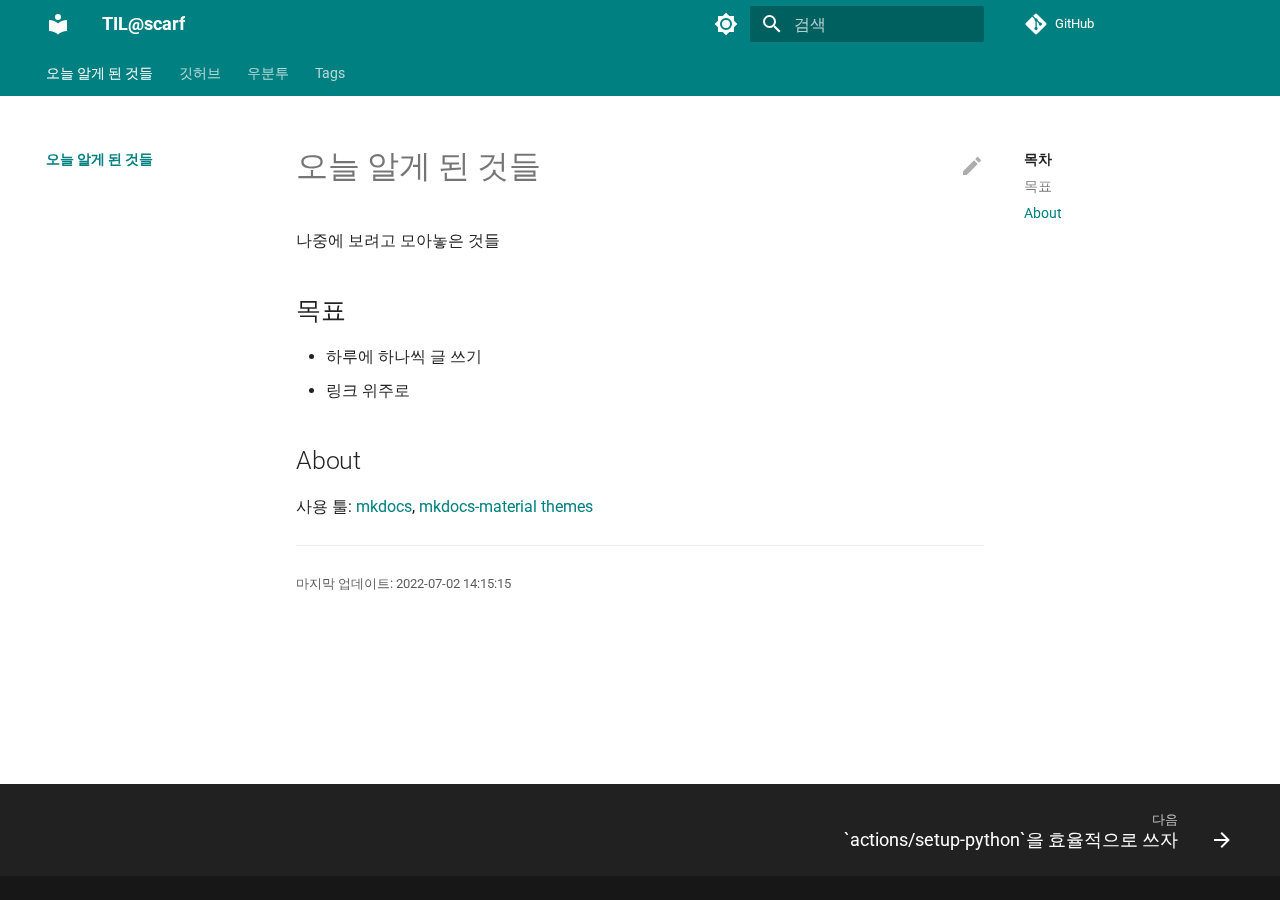
<file: index.html>
<!doctype html>
<html lang="kr" class="no-js">
  <head>
    
      <meta charset="utf-8">
      <meta name="viewport" content="width=device-width,initial-scale=1">
      
      
      
      <link rel="icon" href="assets/images/favicon.png">
      <meta name="generator" content="mkdocs-1.3.0, mkdocs-material-8.3.8">
    
    
      
        <title>TIL@scarf</title>
      
    
    
      <link rel="stylesheet" href="assets/stylesheets/main.1d29e8d0.min.css">
      
        
        <link rel="stylesheet" href="assets/stylesheets/palette.cbb835fc.min.css">
        
      
      
    
    
    
      
        
        
        <link rel="preconnect" href="https://fonts.gstatic.com" crossorigin>
        <link rel="stylesheet" href="https://fonts.googleapis.com/css?family=Roboto:300,300i,400,400i,700,700i%7CUbuntu+Mono:400,400i,700,700i&display=fallback">
        <style>:root{--md-text-font:"Roboto";--md-code-font:"Ubuntu Mono"}</style>
      
    
    
      <link rel="stylesheet" href="stylesheets/extra.css">
    
    <script>__md_scope=new URL(".",location),__md_get=(e,_=localStorage,t=__md_scope)=>JSON.parse(_.getItem(t.pathname+"."+e)),__md_set=(e,_,t=localStorage,a=__md_scope)=>{try{t.setItem(a.pathname+"."+e,JSON.stringify(_))}catch(e){}}</script>
    
      

    
    
  </head>
  
  
    
    
      
    
    
    
    
    <body dir="ltr" data-md-color-scheme="default" data-md-color-primary="" data-md-color-accent="">
  
    
    
      <script>var palette=__md_get("__palette");if(palette&&"object"==typeof palette.color)for(var key of Object.keys(palette.color))document.body.setAttribute("data-md-color-"+key,palette.color[key])</script>
    
    <input class="md-toggle" data-md-toggle="drawer" type="checkbox" id="__drawer" autocomplete="off">
    <input class="md-toggle" data-md-toggle="search" type="checkbox" id="__search" autocomplete="off">
    <label class="md-overlay" for="__drawer"></label>
    <div data-md-component="skip">
      
        
        <a href="#_1" class="md-skip">
          콘텐츠로 이동
        </a>
      
    </div>
    <div data-md-component="announce">
      
    </div>
    
    
      

<header class="md-header" data-md-component="header">
  <nav class="md-header__inner md-grid" aria-label="Header">
    <a href="." title="TIL@scarf" class="md-header__button md-logo" aria-label="TIL@scarf" data-md-component="logo">
      
  
  <svg xmlns="http://www.w3.org/2000/svg" viewBox="0 0 24 24"><path d="M12 8a3 3 0 0 0 3-3 3 3 0 0 0-3-3 3 3 0 0 0-3 3 3 3 0 0 0 3 3m0 3.54C9.64 9.35 6.5 8 3 8v11c3.5 0 6.64 1.35 9 3.54 2.36-2.19 5.5-3.54 9-3.54V8c-3.5 0-6.64 1.35-9 3.54Z"/></svg>

    </a>
    <label class="md-header__button md-icon" for="__drawer">
      <svg xmlns="http://www.w3.org/2000/svg" viewBox="0 0 24 24"><path d="M3 6h18v2H3V6m0 5h18v2H3v-2m0 5h18v2H3v-2Z"/></svg>
    </label>
    <div class="md-header__title" data-md-component="header-title">
      <div class="md-header__ellipsis">
        <div class="md-header__topic">
          <span class="md-ellipsis">
            TIL@scarf
          </span>
        </div>
        <div class="md-header__topic" data-md-component="header-topic">
          <span class="md-ellipsis">
            
              오늘 알게 된 것들
            
          </span>
        </div>
      </div>
    </div>
    
      <form class="md-header__option" data-md-component="palette">
        
          
          
          <input class="md-option" data-md-color-media="" data-md-color-scheme="default" data-md-color-primary="" data-md-color-accent=""  aria-label="Switch to dark mode"  type="radio" name="__palette" id="__palette_1">
          
            <label class="md-header__button md-icon" title="Switch to dark mode" for="__palette_2" hidden>
              <svg xmlns="http://www.w3.org/2000/svg" viewBox="0 0 24 24"><path d="M12 8a4 4 0 0 0-4 4 4 4 0 0 0 4 4 4 4 0 0 0 4-4 4 4 0 0 0-4-4m0 10a6 6 0 0 1-6-6 6 6 0 0 1 6-6 6 6 0 0 1 6 6 6 6 0 0 1-6 6m8-9.31V4h-4.69L12 .69 8.69 4H4v4.69L.69 12 4 15.31V20h4.69L12 23.31 15.31 20H20v-4.69L23.31 12 20 8.69Z"/></svg>
            </label>
          
        
          
          
          <input class="md-option" data-md-color-media="" data-md-color-scheme="slate" data-md-color-primary="" data-md-color-accent=""  aria-label="Switch to light mode"  type="radio" name="__palette" id="__palette_2">
          
            <label class="md-header__button md-icon" title="Switch to light mode" for="__palette_1" hidden>
              <svg xmlns="http://www.w3.org/2000/svg" viewBox="0 0 24 24"><path d="M12 18c-.89 0-1.74-.2-2.5-.55C11.56 16.5 13 14.42 13 12c0-2.42-1.44-4.5-3.5-5.45C10.26 6.2 11.11 6 12 6a6 6 0 0 1 6 6 6 6 0 0 1-6 6m8-9.31V4h-4.69L12 .69 8.69 4H4v4.69L.69 12 4 15.31V20h4.69L12 23.31 15.31 20H20v-4.69L23.31 12 20 8.69Z"/></svg>
            </label>
          
        
      </form>
    
    
    
      <label class="md-header__button md-icon" for="__search">
        <svg xmlns="http://www.w3.org/2000/svg" viewBox="0 0 24 24"><path d="M9.5 3A6.5 6.5 0 0 1 16 9.5c0 1.61-.59 3.09-1.56 4.23l.27.27h.79l5 5-1.5 1.5-5-5v-.79l-.27-.27A6.516 6.516 0 0 1 9.5 16 6.5 6.5 0 0 1 3 9.5 6.5 6.5 0 0 1 9.5 3m0 2C7 5 5 7 5 9.5S7 14 9.5 14 14 12 14 9.5 12 5 9.5 5Z"/></svg>
      </label>
      <div class="md-search" data-md-component="search" role="dialog">
  <label class="md-search__overlay" for="__search"></label>
  <div class="md-search__inner" role="search">
    <form class="md-search__form" name="search">
      <input type="text" class="md-search__input" name="query" aria-label="검색" placeholder="검색" autocapitalize="off" autocorrect="off" autocomplete="off" spellcheck="false" data-md-component="search-query" required>
      <label class="md-search__icon md-icon" for="__search">
        <svg xmlns="http://www.w3.org/2000/svg" viewBox="0 0 24 24"><path d="M9.5 3A6.5 6.5 0 0 1 16 9.5c0 1.61-.59 3.09-1.56 4.23l.27.27h.79l5 5-1.5 1.5-5-5v-.79l-.27-.27A6.516 6.516 0 0 1 9.5 16 6.5 6.5 0 0 1 3 9.5 6.5 6.5 0 0 1 9.5 3m0 2C7 5 5 7 5 9.5S7 14 9.5 14 14 12 14 9.5 12 5 9.5 5Z"/></svg>
        <svg xmlns="http://www.w3.org/2000/svg" viewBox="0 0 24 24"><path d="M20 11v2H8l5.5 5.5-1.42 1.42L4.16 12l7.92-7.92L13.5 5.5 8 11h12Z"/></svg>
      </label>
      <nav class="md-search__options" aria-label="검색">
        
        <button type="reset" class="md-search__icon md-icon" aria-label="지우기" tabindex="-1">
          <svg xmlns="http://www.w3.org/2000/svg" viewBox="0 0 24 24"><path d="M19 6.41 17.59 5 12 10.59 6.41 5 5 6.41 10.59 12 5 17.59 6.41 19 12 13.41 17.59 19 19 17.59 13.41 12 19 6.41Z"/></svg>
        </button>
      </nav>
      
        <div class="md-search__suggest" data-md-component="search-suggest"></div>
      
    </form>
    <div class="md-search__output">
      <div class="md-search__scrollwrap" data-md-scrollfix>
        <div class="md-search-result" data-md-component="search-result">
          <div class="md-search-result__meta">
            검색 초기화
          </div>
          <ol class="md-search-result__list"></ol>
        </div>
      </div>
    </div>
  </div>
</div>
    
    
      <div class="md-header__source">
        <a href="https://github.com/scarf005/TIL/" title="저장소로 이동" class="md-source" data-md-component="source">
  <div class="md-source__icon md-icon">
    
    <svg xmlns="http://www.w3.org/2000/svg" viewBox="0 0 448 512"><!--! Font Awesome Free 6.1.1 by @fontawesome - https://fontawesome.com License - https://fontawesome.com/license/free (Icons: CC BY 4.0, Fonts: SIL OFL 1.1, Code: MIT License) Copyright 2022 Fonticons, Inc.--><path d="M439.55 236.05 244 40.45a28.87 28.87 0 0 0-40.81 0l-40.66 40.63 51.52 51.52c27.06-9.14 52.68 16.77 43.39 43.68l49.66 49.66c34.23-11.8 61.18 31 35.47 56.69-26.49 26.49-70.21-2.87-56-37.34L240.22 199v121.85c25.3 12.54 22.26 41.85 9.08 55a34.34 34.34 0 0 1-48.55 0c-17.57-17.6-11.07-46.91 11.25-56v-123c-20.8-8.51-24.6-30.74-18.64-45L142.57 101 8.45 235.14a28.86 28.86 0 0 0 0 40.81l195.61 195.6a28.86 28.86 0 0 0 40.8 0l194.69-194.69a28.86 28.86 0 0 0 0-40.81z"/></svg>
  </div>
  <div class="md-source__repository">
    GitHub
  </div>
</a>
      </div>
    
  </nav>
  
</header>
    
    <div class="md-container" data-md-component="container">
      
      
        
          
            
<nav class="md-tabs" aria-label="Tabs" data-md-component="tabs">
  <div class="md-tabs__inner md-grid">
    <ul class="md-tabs__list">
      
        
  
  
    
  


  <li class="md-tabs__item">
    <a href="." class="md-tabs__link md-tabs__link--active">
      오늘 알게 된 것들
    </a>
  </li>

      
        
  
  


  
  
  
    <li class="md-tabs__item">
      <a href="%EA%B9%83%ED%97%88%EB%B8%8C/action/" class="md-tabs__link">
        깃허브
      </a>
    </li>
  

      
        
  
  


  
  
  
    <li class="md-tabs__item">
      <a href="%EC%9A%B0%EB%B6%84%ED%88%AC/keyboard/" class="md-tabs__link">
        우분투
      </a>
    </li>
  

      
        
  
  


  <li class="md-tabs__item">
    <a href="tags.html" class="md-tabs__link">
      Tags
    </a>
  </li>

      
    </ul>
  </div>
</nav>
          
        
      
      <main class="md-main" data-md-component="main">
        <div class="md-main__inner md-grid">
          
            
              
              <div class="md-sidebar md-sidebar--primary" data-md-component="sidebar" data-md-type="navigation" >
                <div class="md-sidebar__scrollwrap">
                  <div class="md-sidebar__inner">
                    

  


<nav class="md-nav md-nav--primary md-nav--lifted" aria-label="Navigation" data-md-level="0">
  <label class="md-nav__title" for="__drawer">
    <a href="." title="TIL@scarf" class="md-nav__button md-logo" aria-label="TIL@scarf" data-md-component="logo">
      
  
  <svg xmlns="http://www.w3.org/2000/svg" viewBox="0 0 24 24"><path d="M12 8a3 3 0 0 0 3-3 3 3 0 0 0-3-3 3 3 0 0 0-3 3 3 3 0 0 0 3 3m0 3.54C9.64 9.35 6.5 8 3 8v11c3.5 0 6.64 1.35 9 3.54 2.36-2.19 5.5-3.54 9-3.54V8c-3.5 0-6.64 1.35-9 3.54Z"/></svg>

    </a>
    TIL@scarf
  </label>
  
    <div class="md-nav__source">
      <a href="https://github.com/scarf005/TIL/" title="저장소로 이동" class="md-source" data-md-component="source">
  <div class="md-source__icon md-icon">
    
    <svg xmlns="http://www.w3.org/2000/svg" viewBox="0 0 448 512"><!--! Font Awesome Free 6.1.1 by @fontawesome - https://fontawesome.com License - https://fontawesome.com/license/free (Icons: CC BY 4.0, Fonts: SIL OFL 1.1, Code: MIT License) Copyright 2022 Fonticons, Inc.--><path d="M439.55 236.05 244 40.45a28.87 28.87 0 0 0-40.81 0l-40.66 40.63 51.52 51.52c27.06-9.14 52.68 16.77 43.39 43.68l49.66 49.66c34.23-11.8 61.18 31 35.47 56.69-26.49 26.49-70.21-2.87-56-37.34L240.22 199v121.85c25.3 12.54 22.26 41.85 9.08 55a34.34 34.34 0 0 1-48.55 0c-17.57-17.6-11.07-46.91 11.25-56v-123c-20.8-8.51-24.6-30.74-18.64-45L142.57 101 8.45 235.14a28.86 28.86 0 0 0 0 40.81l195.61 195.6a28.86 28.86 0 0 0 40.8 0l194.69-194.69a28.86 28.86 0 0 0 0-40.81z"/></svg>
  </div>
  <div class="md-source__repository">
    GitHub
  </div>
</a>
    </div>
  
  <ul class="md-nav__list" data-md-scrollfix>
    
      
      
      

  
  
    
  
  
    <li class="md-nav__item md-nav__item--active">
      
      <input class="md-nav__toggle md-toggle" data-md-toggle="toc" type="checkbox" id="__toc">
      
      
        
      
      
        <label class="md-nav__link md-nav__link--active" for="__toc">
          오늘 알게 된 것들
          <span class="md-nav__icon md-icon"></span>
        </label>
      
      <a href="." class="md-nav__link md-nav__link--active">
        오늘 알게 된 것들
      </a>
      
        

<nav class="md-nav md-nav--secondary" aria-label="목차">
  
  
  
    
  
  
    <label class="md-nav__title" for="__toc">
      <span class="md-nav__icon md-icon"></span>
      목차
    </label>
    <ul class="md-nav__list" data-md-component="toc" data-md-scrollfix>
      
        <li class="md-nav__item">
  <a href="#_2" class="md-nav__link">
    목표
  </a>
  
</li>
      
        <li class="md-nav__item">
  <a href="#about" class="md-nav__link">
    About
  </a>
  
</li>
      
    </ul>
  
</nav>
      
    </li>
  

    
      
      
      

  
  
  
    
    <li class="md-nav__item md-nav__item--nested">
      
      
        <input class="md-nav__toggle md-toggle" data-md-toggle="__nav_2" type="checkbox" id="__nav_2" >
      
      
      
      
        <label class="md-nav__link" for="__nav_2">
          깃허브
          <span class="md-nav__icon md-icon"></span>
        </label>
      
      <nav class="md-nav" aria-label="깃허브" data-md-level="1">
        <label class="md-nav__title" for="__nav_2">
          <span class="md-nav__icon md-icon"></span>
          깃허브
        </label>
        <ul class="md-nav__list" data-md-scrollfix>
          
            
              
  
  
  
    <li class="md-nav__item">
      <a href="%EA%B9%83%ED%97%88%EB%B8%8C/action/" class="md-nav__link">
        `actions/setup-python`을 효율적으로 쓰자
      </a>
    </li>
  

            
          
        </ul>
      </nav>
    </li>
  

    
      
      
      

  
  
  
    
    <li class="md-nav__item md-nav__item--nested">
      
      
        <input class="md-nav__toggle md-toggle" data-md-toggle="__nav_3" type="checkbox" id="__nav_3" >
      
      
      
      
        <label class="md-nav__link" for="__nav_3">
          우분투
          <span class="md-nav__icon md-icon"></span>
        </label>
      
      <nav class="md-nav" aria-label="우분투" data-md-level="1">
        <label class="md-nav__title" for="__nav_3">
          <span class="md-nav__icon md-icon"></span>
          우분투
        </label>
        <ul class="md-nav__list" data-md-scrollfix>
          
            
              
  
  
  
    <li class="md-nav__item">
      <a href="%EC%9A%B0%EB%B6%84%ED%88%AC/keyboard/" class="md-nav__link">
        키보드, 단축키 그리고 IBus
      </a>
    </li>
  

            
          
        </ul>
      </nav>
    </li>
  

    
      
      
      

  
  
  
    <li class="md-nav__item">
      <a href="tags.html" class="md-nav__link">
        Tags
      </a>
    </li>
  

    
  </ul>
</nav>
                  </div>
                </div>
              </div>
            
            
              
              <div class="md-sidebar md-sidebar--secondary" data-md-component="sidebar" data-md-type="toc" >
                <div class="md-sidebar__scrollwrap">
                  <div class="md-sidebar__inner">
                    

<nav class="md-nav md-nav--secondary" aria-label="목차">
  
  
  
    
  
  
    <label class="md-nav__title" for="__toc">
      <span class="md-nav__icon md-icon"></span>
      목차
    </label>
    <ul class="md-nav__list" data-md-component="toc" data-md-scrollfix>
      
        <li class="md-nav__item">
  <a href="#_2" class="md-nav__link">
    목표
  </a>
  
</li>
      
        <li class="md-nav__item">
  <a href="#about" class="md-nav__link">
    About
  </a>
  
</li>
      
    </ul>
  
</nav>
                  </div>
                </div>
              </div>
            
          
          <div class="md-content" data-md-component="content">
            <article class="md-content__inner md-typeset">
              
                
  <a href="https://github.com/scarf005/TIL/edit/master/docs/index.md" title="이 페이지를 편집" class="md-content__button md-icon">
    <svg xmlns="http://www.w3.org/2000/svg" viewBox="0 0 24 24"><path d="M20.71 7.04c.39-.39.39-1.04 0-1.41l-2.34-2.34c-.37-.39-1.02-.39-1.41 0l-1.84 1.83 3.75 3.75M3 17.25V21h3.75L17.81 9.93l-3.75-3.75L3 17.25Z"/></svg>
  </a>


  



<h1 id="_1">오늘 알게 된 것들</h1>
<p>나중에 보려고 모아놓은 것들</p>
<h2 id="_2">목표</h2>
<ul>
<li>하루에 하나씩 글 쓰기</li>
<li>링크 위주로</li>
</ul>
<h2 id="about">About</h2>
<p>사용 툴: <a href="mkdocs.org/">mkdocs</a>, <a href="https://squidfunk.github.io/mkdocs-material/">mkdocs-material themes</a></p>

  <hr>
<div class="md-source-file">
  <small>
    
      마지막 업데이트:
      <span class="git-revision-date-localized-plugin git-revision-date-localized-plugin-iso_datetime">2022-07-02 14:15:15</span>
      
    
  </small>
</div>

              
            </article>
            
          </div>
        </div>
        
      </main>
      
        <footer class="md-footer">
  
    
    <nav class="md-footer__inner md-grid" aria-label="Footer" >
      
      
        
        <a href="%EA%B9%83%ED%97%88%EB%B8%8C/action/" class="md-footer__link md-footer__link--next" aria-label="다음: `actions/setup-python`을 효율적으로 쓰자" rel="next">
          <div class="md-footer__title">
            <div class="md-ellipsis">
              <span class="md-footer__direction">
                다음
              </span>
              `actions/setup-python`을 효율적으로 쓰자
            </div>
          </div>
          <div class="md-footer__button md-icon">
            <svg xmlns="http://www.w3.org/2000/svg" viewBox="0 0 24 24"><path d="M4 11v2h12l-5.5 5.5 1.42 1.42L19.84 12l-7.92-7.92L10.5 5.5 16 11H4Z"/></svg>
          </div>
        </a>
      
    </nav>
  
  <div class="md-footer-meta md-typeset">
    <div class="md-footer-meta__inner md-grid">
      <div class="md-copyright">
  
  
</div>
      
    </div>
  </div>
</footer>
      
    </div>
    <div class="md-dialog" data-md-component="dialog">
      <div class="md-dialog__inner md-typeset"></div>
    </div>
    <script id="__config" type="application/json">{"base": ".", "features": ["navigation.instant", "navigation.tabs", "search.suggest", "search.highlight", "header.autohide"], "search": "assets/javascripts/workers/search.b97dbffb.min.js", "translations": {"clipboard.copied": "\ud074\ub9bd\ubcf4\ub4dc\uc5d0 \ubcf5\uc0ac\ub428", "clipboard.copy": "\ud074\ub9bd\ubcf4\ub4dc\ub85c \ubcf5\uc0ac", "search.config.lang": "en", "search.config.pipeline": " ", "search.config.separator": "[\\s\\-]+", "search.placeholder": "\uac80\uc0c9", "search.result.more.one": "\uc774 \ubb38\uc11c\uc5d0\uc11c 1\uac1c\uc758 \uac80\uc0c9 \uacb0\uacfc \ub354 \ubcf4\uae30", "search.result.more.other": "\uc774 \ubb38\uc11c\uc5d0\uc11c #\uac1c\uc758 \uac80\uc0c9 \uacb0\uacfc \ub354 \ubcf4\uae30", "search.result.none": "\uac80\uc0c9\uc5b4\uc640 \uc77c\uce58\ud558\ub294 \ubb38\uc11c\uac00 \uc5c6\uc2b5\ub2c8\ub2e4", "search.result.one": "1\uac1c\uc758 \uc77c\uce58\ud558\ub294 \ubb38\uc11c", "search.result.other": "#\uac1c\uc758 \uc77c\uce58\ud558\ub294 \ubb38\uc11c", "search.result.placeholder": "\uac80\uc0c9\uc5b4\ub97c \uc785\ub825\ud558\uc138\uc694", "search.result.term.missing": "\ud3ec\ud568\ub418\uc9c0 \uc54a\uc740 \uac80\uc0c9\uc5b4", "select.version.title": "\ubc84\uc804 \uc120\ud0dd"}}</script>
    
    
      <script src="assets/javascripts/bundle.0238f547.min.js"></script>
      
    
  </body>
</html>
</file>
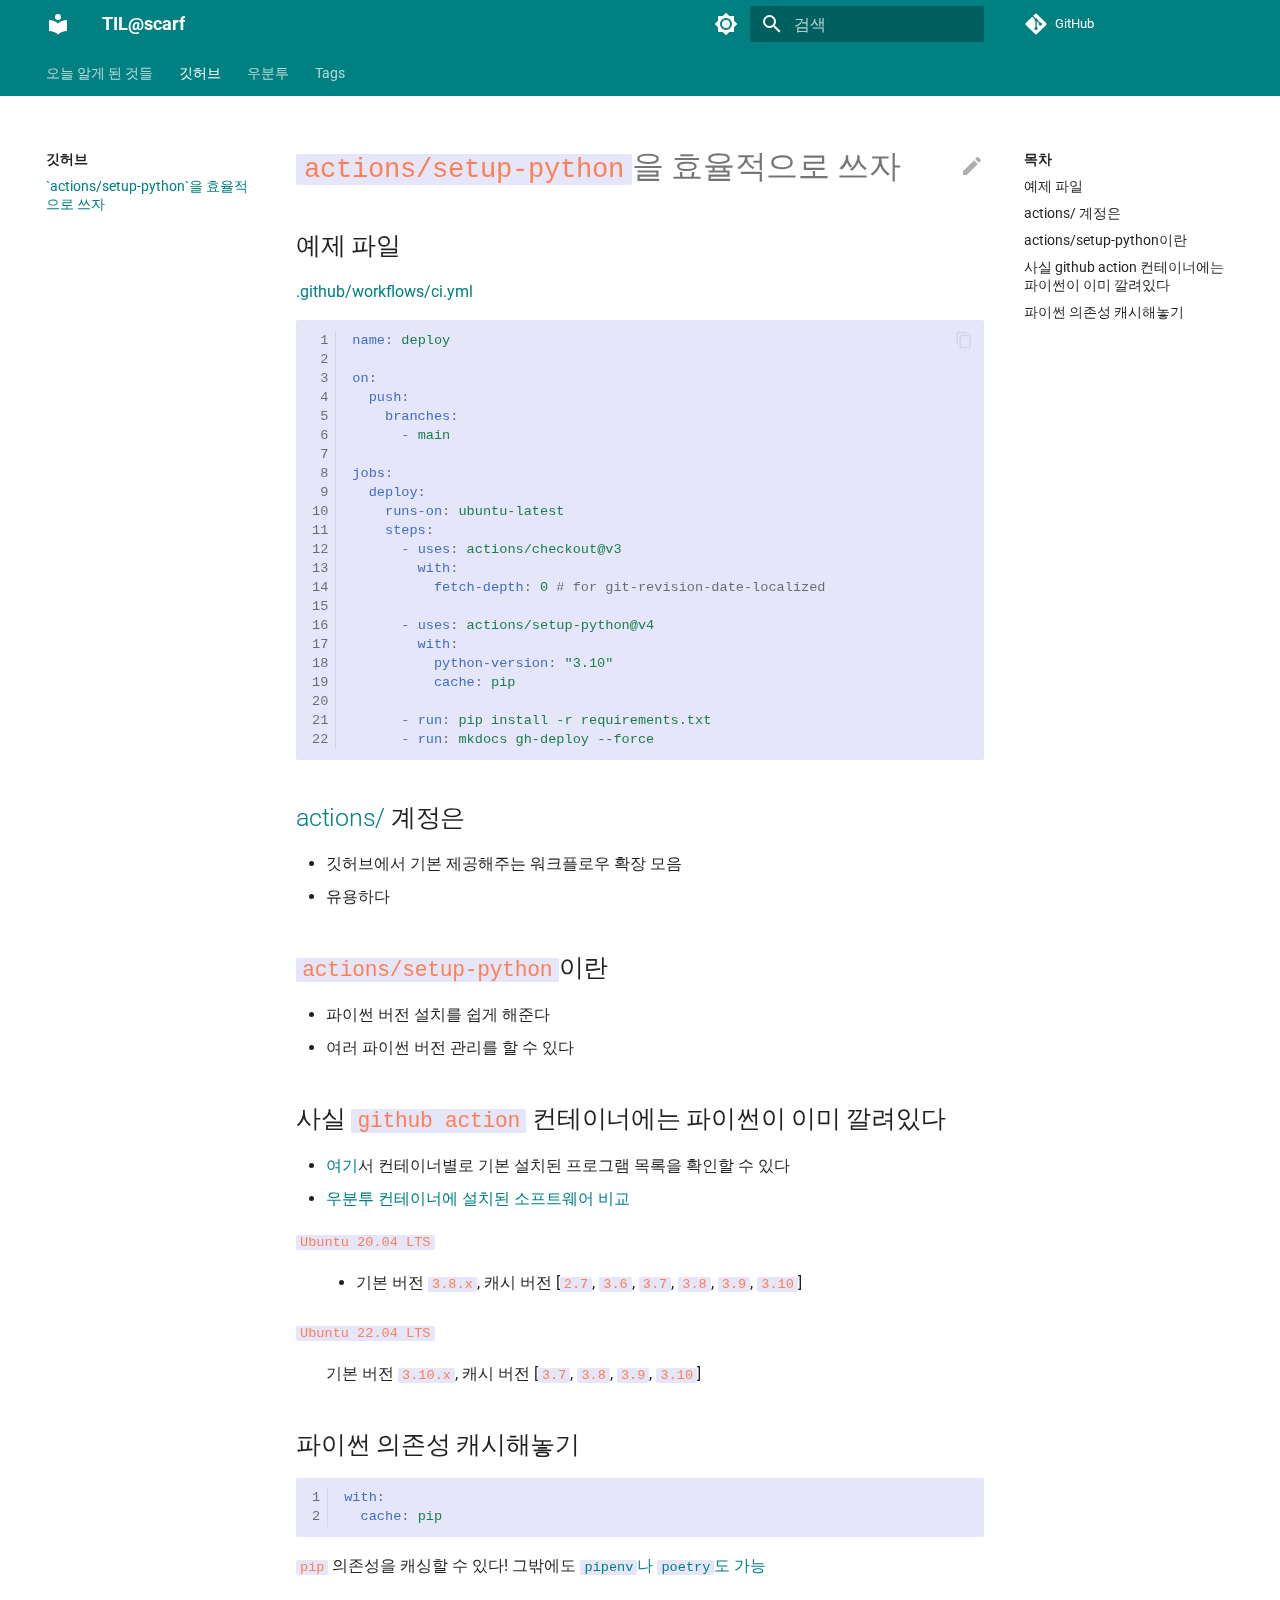
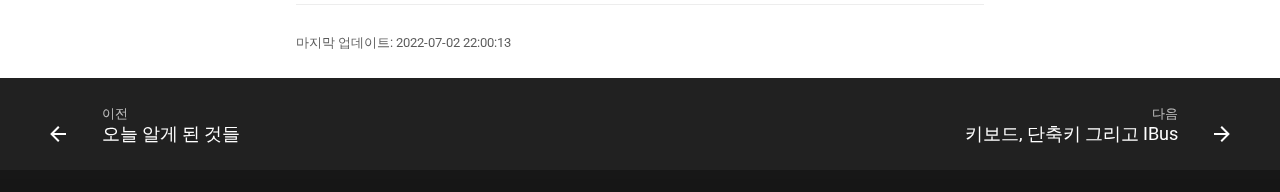
<file: 깃허브/action/index.html>
<!doctype html>
<html lang="kr" class="no-js">
  <head>
    
      <meta charset="utf-8">
      <meta name="viewport" content="width=device-width,initial-scale=1">
      
      
      
      <link rel="icon" href="../../assets/images/favicon.png">
      <meta name="generator" content="mkdocs-1.3.0, mkdocs-material-8.3.8">
    
    
      
        <title>`actions/setup-python`을 효율적으로 쓰자 - TIL@scarf</title>
      
    
    
      <link rel="stylesheet" href="../../assets/stylesheets/main.1d29e8d0.min.css">
      
        
        <link rel="stylesheet" href="../../assets/stylesheets/palette.cbb835fc.min.css">
        
      
      
    
    
    
      
        
        
        <link rel="preconnect" href="https://fonts.gstatic.com" crossorigin>
        <link rel="stylesheet" href="https://fonts.googleapis.com/css?family=Roboto:300,300i,400,400i,700,700i%7CUbuntu+Mono:400,400i,700,700i&display=fallback">
        <style>:root{--md-text-font:"Roboto";--md-code-font:"Ubuntu Mono"}</style>
      
    
    
      <link rel="stylesheet" href="../../stylesheets/extra.css">
    
    <script>__md_scope=new URL("../..",location),__md_get=(e,_=localStorage,t=__md_scope)=>JSON.parse(_.getItem(t.pathname+"."+e)),__md_set=(e,_,t=localStorage,a=__md_scope)=>{try{t.setItem(a.pathname+"."+e,JSON.stringify(_))}catch(e){}}</script>
    
      

    
    
  </head>
  
  
    
    
      
    
    
    
    
    <body dir="ltr" data-md-color-scheme="default" data-md-color-primary="" data-md-color-accent="">
  
    
    
      <script>var palette=__md_get("__palette");if(palette&&"object"==typeof palette.color)for(var key of Object.keys(palette.color))document.body.setAttribute("data-md-color-"+key,palette.color[key])</script>
    
    <input class="md-toggle" data-md-toggle="drawer" type="checkbox" id="__drawer" autocomplete="off">
    <input class="md-toggle" data-md-toggle="search" type="checkbox" id="__search" autocomplete="off">
    <label class="md-overlay" for="__drawer"></label>
    <div data-md-component="skip">
      
        
        <a href="#actionssetup-python" class="md-skip">
          콘텐츠로 이동
        </a>
      
    </div>
    <div data-md-component="announce">
      
    </div>
    
    
      

<header class="md-header" data-md-component="header">
  <nav class="md-header__inner md-grid" aria-label="Header">
    <a href="../.." title="TIL@scarf" class="md-header__button md-logo" aria-label="TIL@scarf" data-md-component="logo">
      
  
  <svg xmlns="http://www.w3.org/2000/svg" viewBox="0 0 24 24"><path d="M12 8a3 3 0 0 0 3-3 3 3 0 0 0-3-3 3 3 0 0 0-3 3 3 3 0 0 0 3 3m0 3.54C9.64 9.35 6.5 8 3 8v11c3.5 0 6.64 1.35 9 3.54 2.36-2.19 5.5-3.54 9-3.54V8c-3.5 0-6.64 1.35-9 3.54Z"/></svg>

    </a>
    <label class="md-header__button md-icon" for="__drawer">
      <svg xmlns="http://www.w3.org/2000/svg" viewBox="0 0 24 24"><path d="M3 6h18v2H3V6m0 5h18v2H3v-2m0 5h18v2H3v-2Z"/></svg>
    </label>
    <div class="md-header__title" data-md-component="header-title">
      <div class="md-header__ellipsis">
        <div class="md-header__topic">
          <span class="md-ellipsis">
            TIL@scarf
          </span>
        </div>
        <div class="md-header__topic" data-md-component="header-topic">
          <span class="md-ellipsis">
            
              `actions/setup-python`을 효율적으로 쓰자
            
          </span>
        </div>
      </div>
    </div>
    
      <form class="md-header__option" data-md-component="palette">
        
          
          
          <input class="md-option" data-md-color-media="" data-md-color-scheme="default" data-md-color-primary="" data-md-color-accent=""  aria-label="Switch to dark mode"  type="radio" name="__palette" id="__palette_1">
          
            <label class="md-header__button md-icon" title="Switch to dark mode" for="__palette_2" hidden>
              <svg xmlns="http://www.w3.org/2000/svg" viewBox="0 0 24 24"><path d="M12 8a4 4 0 0 0-4 4 4 4 0 0 0 4 4 4 4 0 0 0 4-4 4 4 0 0 0-4-4m0 10a6 6 0 0 1-6-6 6 6 0 0 1 6-6 6 6 0 0 1 6 6 6 6 0 0 1-6 6m8-9.31V4h-4.69L12 .69 8.69 4H4v4.69L.69 12 4 15.31V20h4.69L12 23.31 15.31 20H20v-4.69L23.31 12 20 8.69Z"/></svg>
            </label>
          
        
          
          
          <input class="md-option" data-md-color-media="" data-md-color-scheme="slate" data-md-color-primary="" data-md-color-accent=""  aria-label="Switch to light mode"  type="radio" name="__palette" id="__palette_2">
          
            <label class="md-header__button md-icon" title="Switch to light mode" for="__palette_1" hidden>
              <svg xmlns="http://www.w3.org/2000/svg" viewBox="0 0 24 24"><path d="M12 18c-.89 0-1.74-.2-2.5-.55C11.56 16.5 13 14.42 13 12c0-2.42-1.44-4.5-3.5-5.45C10.26 6.2 11.11 6 12 6a6 6 0 0 1 6 6 6 6 0 0 1-6 6m8-9.31V4h-4.69L12 .69 8.69 4H4v4.69L.69 12 4 15.31V20h4.69L12 23.31 15.31 20H20v-4.69L23.31 12 20 8.69Z"/></svg>
            </label>
          
        
      </form>
    
    
    
      <label class="md-header__button md-icon" for="__search">
        <svg xmlns="http://www.w3.org/2000/svg" viewBox="0 0 24 24"><path d="M9.5 3A6.5 6.5 0 0 1 16 9.5c0 1.61-.59 3.09-1.56 4.23l.27.27h.79l5 5-1.5 1.5-5-5v-.79l-.27-.27A6.516 6.516 0 0 1 9.5 16 6.5 6.5 0 0 1 3 9.5 6.5 6.5 0 0 1 9.5 3m0 2C7 5 5 7 5 9.5S7 14 9.5 14 14 12 14 9.5 12 5 9.5 5Z"/></svg>
      </label>
      <div class="md-search" data-md-component="search" role="dialog">
  <label class="md-search__overlay" for="__search"></label>
  <div class="md-search__inner" role="search">
    <form class="md-search__form" name="search">
      <input type="text" class="md-search__input" name="query" aria-label="검색" placeholder="검색" autocapitalize="off" autocorrect="off" autocomplete="off" spellcheck="false" data-md-component="search-query" required>
      <label class="md-search__icon md-icon" for="__search">
        <svg xmlns="http://www.w3.org/2000/svg" viewBox="0 0 24 24"><path d="M9.5 3A6.5 6.5 0 0 1 16 9.5c0 1.61-.59 3.09-1.56 4.23l.27.27h.79l5 5-1.5 1.5-5-5v-.79l-.27-.27A6.516 6.516 0 0 1 9.5 16 6.5 6.5 0 0 1 3 9.5 6.5 6.5 0 0 1 9.5 3m0 2C7 5 5 7 5 9.5S7 14 9.5 14 14 12 14 9.5 12 5 9.5 5Z"/></svg>
        <svg xmlns="http://www.w3.org/2000/svg" viewBox="0 0 24 24"><path d="M20 11v2H8l5.5 5.5-1.42 1.42L4.16 12l7.92-7.92L13.5 5.5 8 11h12Z"/></svg>
      </label>
      <nav class="md-search__options" aria-label="검색">
        
        <button type="reset" class="md-search__icon md-icon" aria-label="지우기" tabindex="-1">
          <svg xmlns="http://www.w3.org/2000/svg" viewBox="0 0 24 24"><path d="M19 6.41 17.59 5 12 10.59 6.41 5 5 6.41 10.59 12 5 17.59 6.41 19 12 13.41 17.59 19 19 17.59 13.41 12 19 6.41Z"/></svg>
        </button>
      </nav>
      
        <div class="md-search__suggest" data-md-component="search-suggest"></div>
      
    </form>
    <div class="md-search__output">
      <div class="md-search__scrollwrap" data-md-scrollfix>
        <div class="md-search-result" data-md-component="search-result">
          <div class="md-search-result__meta">
            검색 초기화
          </div>
          <ol class="md-search-result__list"></ol>
        </div>
      </div>
    </div>
  </div>
</div>
    
    
      <div class="md-header__source">
        <a href="https://github.com/scarf005/TIL/" title="저장소로 이동" class="md-source" data-md-component="source">
  <div class="md-source__icon md-icon">
    
    <svg xmlns="http://www.w3.org/2000/svg" viewBox="0 0 448 512"><!--! Font Awesome Free 6.1.1 by @fontawesome - https://fontawesome.com License - https://fontawesome.com/license/free (Icons: CC BY 4.0, Fonts: SIL OFL 1.1, Code: MIT License) Copyright 2022 Fonticons, Inc.--><path d="M439.55 236.05 244 40.45a28.87 28.87 0 0 0-40.81 0l-40.66 40.63 51.52 51.52c27.06-9.14 52.68 16.77 43.39 43.68l49.66 49.66c34.23-11.8 61.18 31 35.47 56.69-26.49 26.49-70.21-2.87-56-37.34L240.22 199v121.85c25.3 12.54 22.26 41.85 9.08 55a34.34 34.34 0 0 1-48.55 0c-17.57-17.6-11.07-46.91 11.25-56v-123c-20.8-8.51-24.6-30.74-18.64-45L142.57 101 8.45 235.14a28.86 28.86 0 0 0 0 40.81l195.61 195.6a28.86 28.86 0 0 0 40.8 0l194.69-194.69a28.86 28.86 0 0 0 0-40.81z"/></svg>
  </div>
  <div class="md-source__repository">
    GitHub
  </div>
</a>
      </div>
    
  </nav>
  
</header>
    
    <div class="md-container" data-md-component="container">
      
      
        
          
            
<nav class="md-tabs" aria-label="Tabs" data-md-component="tabs">
  <div class="md-tabs__inner md-grid">
    <ul class="md-tabs__list">
      
        
  
  


  <li class="md-tabs__item">
    <a href="../.." class="md-tabs__link">
      오늘 알게 된 것들
    </a>
  </li>

      
        
  
  
    
  


  
  
  
    <li class="md-tabs__item">
      <a href="./" class="md-tabs__link md-tabs__link--active">
        깃허브
      </a>
    </li>
  

      
        
  
  


  
  
  
    <li class="md-tabs__item">
      <a href="../../%EC%9A%B0%EB%B6%84%ED%88%AC/keyboard/" class="md-tabs__link">
        우분투
      </a>
    </li>
  

      
        
  
  


  <li class="md-tabs__item">
    <a href="../../tags.html" class="md-tabs__link">
      Tags
    </a>
  </li>

      
    </ul>
  </div>
</nav>
          
        
      
      <main class="md-main" data-md-component="main">
        <div class="md-main__inner md-grid">
          
            
              
              <div class="md-sidebar md-sidebar--primary" data-md-component="sidebar" data-md-type="navigation" >
                <div class="md-sidebar__scrollwrap">
                  <div class="md-sidebar__inner">
                    

  


<nav class="md-nav md-nav--primary md-nav--lifted" aria-label="Navigation" data-md-level="0">
  <label class="md-nav__title" for="__drawer">
    <a href="../.." title="TIL@scarf" class="md-nav__button md-logo" aria-label="TIL@scarf" data-md-component="logo">
      
  
  <svg xmlns="http://www.w3.org/2000/svg" viewBox="0 0 24 24"><path d="M12 8a3 3 0 0 0 3-3 3 3 0 0 0-3-3 3 3 0 0 0-3 3 3 3 0 0 0 3 3m0 3.54C9.64 9.35 6.5 8 3 8v11c3.5 0 6.64 1.35 9 3.54 2.36-2.19 5.5-3.54 9-3.54V8c-3.5 0-6.64 1.35-9 3.54Z"/></svg>

    </a>
    TIL@scarf
  </label>
  
    <div class="md-nav__source">
      <a href="https://github.com/scarf005/TIL/" title="저장소로 이동" class="md-source" data-md-component="source">
  <div class="md-source__icon md-icon">
    
    <svg xmlns="http://www.w3.org/2000/svg" viewBox="0 0 448 512"><!--! Font Awesome Free 6.1.1 by @fontawesome - https://fontawesome.com License - https://fontawesome.com/license/free (Icons: CC BY 4.0, Fonts: SIL OFL 1.1, Code: MIT License) Copyright 2022 Fonticons, Inc.--><path d="M439.55 236.05 244 40.45a28.87 28.87 0 0 0-40.81 0l-40.66 40.63 51.52 51.52c27.06-9.14 52.68 16.77 43.39 43.68l49.66 49.66c34.23-11.8 61.18 31 35.47 56.69-26.49 26.49-70.21-2.87-56-37.34L240.22 199v121.85c25.3 12.54 22.26 41.85 9.08 55a34.34 34.34 0 0 1-48.55 0c-17.57-17.6-11.07-46.91 11.25-56v-123c-20.8-8.51-24.6-30.74-18.64-45L142.57 101 8.45 235.14a28.86 28.86 0 0 0 0 40.81l195.61 195.6a28.86 28.86 0 0 0 40.8 0l194.69-194.69a28.86 28.86 0 0 0 0-40.81z"/></svg>
  </div>
  <div class="md-source__repository">
    GitHub
  </div>
</a>
    </div>
  
  <ul class="md-nav__list" data-md-scrollfix>
    
      
      
      

  
  
  
    <li class="md-nav__item">
      <a href="../.." class="md-nav__link">
        오늘 알게 된 것들
      </a>
    </li>
  

    
      
      
      

  
  
    
  
  
    
    <li class="md-nav__item md-nav__item--active md-nav__item--nested">
      
      
        <input class="md-nav__toggle md-toggle" data-md-toggle="__nav_2" type="checkbox" id="__nav_2" checked>
      
      
      
      
        <label class="md-nav__link" for="__nav_2">
          깃허브
          <span class="md-nav__icon md-icon"></span>
        </label>
      
      <nav class="md-nav" aria-label="깃허브" data-md-level="1">
        <label class="md-nav__title" for="__nav_2">
          <span class="md-nav__icon md-icon"></span>
          깃허브
        </label>
        <ul class="md-nav__list" data-md-scrollfix>
          
            
              
  
  
    
  
  
    <li class="md-nav__item md-nav__item--active">
      
      <input class="md-nav__toggle md-toggle" data-md-toggle="toc" type="checkbox" id="__toc">
      
      
        
      
      
        <label class="md-nav__link md-nav__link--active" for="__toc">
          `actions/setup-python`을 효율적으로 쓰자
          <span class="md-nav__icon md-icon"></span>
        </label>
      
      <a href="./" class="md-nav__link md-nav__link--active">
        `actions/setup-python`을 효율적으로 쓰자
      </a>
      
        

<nav class="md-nav md-nav--secondary" aria-label="목차">
  
  
  
    
  
  
    <label class="md-nav__title" for="__toc">
      <span class="md-nav__icon md-icon"></span>
      목차
    </label>
    <ul class="md-nav__list" data-md-component="toc" data-md-scrollfix>
      
        <li class="md-nav__item">
  <a href="#_1" class="md-nav__link">
    예제 파일
  </a>
  
</li>
      
        <li class="md-nav__item">
  <a href="#actions" class="md-nav__link">
    actions/ 계정은
  </a>
  
</li>
      
        <li class="md-nav__item">
  <a href="#actionssetup-python_1" class="md-nav__link">
    actions/setup-python이란
  </a>
  
</li>
      
        <li class="md-nav__item">
  <a href="#github-action" class="md-nav__link">
    사실 github action 컨테이너에는 파이썬이 이미 깔려있다
  </a>
  
</li>
      
        <li class="md-nav__item">
  <a href="#_2" class="md-nav__link">
    파이썬 의존성 캐시해놓기
  </a>
  
</li>
      
    </ul>
  
</nav>
      
    </li>
  

            
          
        </ul>
      </nav>
    </li>
  

    
      
      
      

  
  
  
    
    <li class="md-nav__item md-nav__item--nested">
      
      
        <input class="md-nav__toggle md-toggle" data-md-toggle="__nav_3" type="checkbox" id="__nav_3" >
      
      
      
      
        <label class="md-nav__link" for="__nav_3">
          우분투
          <span class="md-nav__icon md-icon"></span>
        </label>
      
      <nav class="md-nav" aria-label="우분투" data-md-level="1">
        <label class="md-nav__title" for="__nav_3">
          <span class="md-nav__icon md-icon"></span>
          우분투
        </label>
        <ul class="md-nav__list" data-md-scrollfix>
          
            
              
  
  
  
    <li class="md-nav__item">
      <a href="../../%EC%9A%B0%EB%B6%84%ED%88%AC/keyboard/" class="md-nav__link">
        키보드, 단축키 그리고 IBus
      </a>
    </li>
  

            
          
        </ul>
      </nav>
    </li>
  

    
      
      
      

  
  
  
    <li class="md-nav__item">
      <a href="../../tags.html" class="md-nav__link">
        Tags
      </a>
    </li>
  

    
  </ul>
</nav>
                  </div>
                </div>
              </div>
            
            
              
              <div class="md-sidebar md-sidebar--secondary" data-md-component="sidebar" data-md-type="toc" >
                <div class="md-sidebar__scrollwrap">
                  <div class="md-sidebar__inner">
                    

<nav class="md-nav md-nav--secondary" aria-label="목차">
  
  
  
    
  
  
    <label class="md-nav__title" for="__toc">
      <span class="md-nav__icon md-icon"></span>
      목차
    </label>
    <ul class="md-nav__list" data-md-component="toc" data-md-scrollfix>
      
        <li class="md-nav__item">
  <a href="#_1" class="md-nav__link">
    예제 파일
  </a>
  
</li>
      
        <li class="md-nav__item">
  <a href="#actions" class="md-nav__link">
    actions/ 계정은
  </a>
  
</li>
      
        <li class="md-nav__item">
  <a href="#actionssetup-python_1" class="md-nav__link">
    actions/setup-python이란
  </a>
  
</li>
      
        <li class="md-nav__item">
  <a href="#github-action" class="md-nav__link">
    사실 github action 컨테이너에는 파이썬이 이미 깔려있다
  </a>
  
</li>
      
        <li class="md-nav__item">
  <a href="#_2" class="md-nav__link">
    파이썬 의존성 캐시해놓기
  </a>
  
</li>
      
    </ul>
  
</nav>
                  </div>
                </div>
              </div>
            
          
          <div class="md-content" data-md-component="content">
            <article class="md-content__inner md-typeset">
              
                
  <a href="https://github.com/scarf005/TIL/edit/master/docs/깃허브/action.md" title="이 페이지를 편집" class="md-content__button md-icon">
    <svg xmlns="http://www.w3.org/2000/svg" viewBox="0 0 24 24"><path d="M20.71 7.04c.39-.39.39-1.04 0-1.41l-2.34-2.34c-.37-.39-1.02-.39-1.41 0l-1.84 1.83 3.75 3.75M3 17.25V21h3.75L17.81 9.93l-3.75-3.75L3 17.25Z"/></svg>
  </a>


  



<h1 id="actionssetup-python"><code>actions/setup-python</code>을 효율적으로 쓰자</h1>
<h2 id="_1">예제 파일</h2>
<p><a href="https://github.com/scarf005/til/blob/main/.github/workflows/ci.yml">.github/workflows/ci.yml</a></p>
<div class="highlight"><table class="highlighttable"><tr><td class="linenos"><div class="linenodiv"><pre><span></span><span class="normal"><a href="#__codelineno-0-1"> 1</a></span>
<span class="normal"><a href="#__codelineno-0-2"> 2</a></span>
<span class="normal"><a href="#__codelineno-0-3"> 3</a></span>
<span class="normal"><a href="#__codelineno-0-4"> 4</a></span>
<span class="normal"><a href="#__codelineno-0-5"> 5</a></span>
<span class="normal"><a href="#__codelineno-0-6"> 6</a></span>
<span class="normal"><a href="#__codelineno-0-7"> 7</a></span>
<span class="normal"><a href="#__codelineno-0-8"> 8</a></span>
<span class="normal"><a href="#__codelineno-0-9"> 9</a></span>
<span class="normal"><a href="#__codelineno-0-10">10</a></span>
<span class="normal"><a href="#__codelineno-0-11">11</a></span>
<span class="normal"><a href="#__codelineno-0-12">12</a></span>
<span class="normal"><a href="#__codelineno-0-13">13</a></span>
<span class="normal"><a href="#__codelineno-0-14">14</a></span>
<span class="normal"><a href="#__codelineno-0-15">15</a></span>
<span class="normal"><a href="#__codelineno-0-16">16</a></span>
<span class="normal"><a href="#__codelineno-0-17">17</a></span>
<span class="normal"><a href="#__codelineno-0-18">18</a></span>
<span class="normal"><a href="#__codelineno-0-19">19</a></span>
<span class="normal"><a href="#__codelineno-0-20">20</a></span>
<span class="normal"><a href="#__codelineno-0-21">21</a></span>
<span class="normal"><a href="#__codelineno-0-22">22</a></span></pre></div></td><td class="code"><div><pre><span></span><code><a id="__codelineno-0-1" name="__codelineno-0-1"></a><span class="nt">name</span><span class="p">:</span><span class="w"> </span><span class="l l-Scalar l-Scalar-Plain">deploy</span><span class="w"></span>
<a id="__codelineno-0-2" name="__codelineno-0-2"></a>
<a id="__codelineno-0-3" name="__codelineno-0-3"></a><span class="nt">on</span><span class="p">:</span><span class="w"></span>
<a id="__codelineno-0-4" name="__codelineno-0-4"></a><span class="w">  </span><span class="nt">push</span><span class="p">:</span><span class="w"></span>
<a id="__codelineno-0-5" name="__codelineno-0-5"></a><span class="w">    </span><span class="nt">branches</span><span class="p">:</span><span class="w"></span>
<a id="__codelineno-0-6" name="__codelineno-0-6"></a><span class="w">      </span><span class="p p-Indicator">-</span><span class="w"> </span><span class="l l-Scalar l-Scalar-Plain">main</span><span class="w"></span>
<a id="__codelineno-0-7" name="__codelineno-0-7"></a>
<a id="__codelineno-0-8" name="__codelineno-0-8"></a><span class="nt">jobs</span><span class="p">:</span><span class="w"></span>
<a id="__codelineno-0-9" name="__codelineno-0-9"></a><span class="w">  </span><span class="nt">deploy</span><span class="p">:</span><span class="w"></span>
<a id="__codelineno-0-10" name="__codelineno-0-10"></a><span class="w">    </span><span class="nt">runs-on</span><span class="p">:</span><span class="w"> </span><span class="l l-Scalar l-Scalar-Plain">ubuntu-latest</span><span class="w"></span>
<a id="__codelineno-0-11" name="__codelineno-0-11"></a><span class="w">    </span><span class="nt">steps</span><span class="p">:</span><span class="w"></span>
<a id="__codelineno-0-12" name="__codelineno-0-12"></a><span class="w">      </span><span class="p p-Indicator">-</span><span class="w"> </span><span class="nt">uses</span><span class="p">:</span><span class="w"> </span><span class="l l-Scalar l-Scalar-Plain">actions/checkout@v3</span><span class="w"></span>
<a id="__codelineno-0-13" name="__codelineno-0-13"></a><span class="w">        </span><span class="nt">with</span><span class="p">:</span><span class="w"></span>
<a id="__codelineno-0-14" name="__codelineno-0-14"></a><span class="w">          </span><span class="nt">fetch-depth</span><span class="p">:</span><span class="w"> </span><span class="l l-Scalar l-Scalar-Plain">0</span><span class="w"> </span><span class="c1"># for git-revision-date-localized</span><span class="w"></span>
<a id="__codelineno-0-15" name="__codelineno-0-15"></a>
<a id="__codelineno-0-16" name="__codelineno-0-16"></a><span class="w">      </span><span class="p p-Indicator">-</span><span class="w"> </span><span class="nt">uses</span><span class="p">:</span><span class="w"> </span><span class="l l-Scalar l-Scalar-Plain">actions/setup-python@v4</span><span class="w"></span>
<a id="__codelineno-0-17" name="__codelineno-0-17"></a><span class="w">        </span><span class="nt">with</span><span class="p">:</span><span class="w"></span>
<a id="__codelineno-0-18" name="__codelineno-0-18"></a><span class="w">          </span><span class="nt">python-version</span><span class="p">:</span><span class="w"> </span><span class="s">&quot;3.10&quot;</span><span class="w"></span>
<a id="__codelineno-0-19" name="__codelineno-0-19"></a><span class="w">          </span><span class="nt">cache</span><span class="p">:</span><span class="w"> </span><span class="l l-Scalar l-Scalar-Plain">pip</span><span class="w"></span>
<a id="__codelineno-0-20" name="__codelineno-0-20"></a>
<a id="__codelineno-0-21" name="__codelineno-0-21"></a><span class="w">      </span><span class="p p-Indicator">-</span><span class="w"> </span><span class="nt">run</span><span class="p">:</span><span class="w"> </span><span class="l l-Scalar l-Scalar-Plain">pip install -r requirements.txt</span><span class="w"></span>
<a id="__codelineno-0-22" name="__codelineno-0-22"></a><span class="w">      </span><span class="p p-Indicator">-</span><span class="w"> </span><span class="nt">run</span><span class="p">:</span><span class="w"> </span><span class="l l-Scalar l-Scalar-Plain">mkdocs gh-deploy --force</span><span class="w"></span>
</code></pre></div></td></tr></table></div>
<h2 id="actions"><a href="https://github.com/actions">actions/</a> 계정은</h2>
<ul>
<li>깃허브에서 기본 제공해주는 워크플로우 확장 모음</li>
<li>유용하다</li>
</ul>
<h2 id="actionssetup-python_1"><code>actions/setup-python</code>이란</h2>
<ul>
<li>파이썬 버전 설치를 쉽게 해준다</li>
<li>여러 파이썬 버전 관리를 할 수 있다</li>
</ul>
<h2 id="github-action">사실 <code>github action</code> 컨테이너에는 파이썬이 이미 깔려있다</h2>
<ul>
<li><a href="https://docs.github.com/en/actions/using-github-hosted-runners/about-github-hosted-runners#supported-software">여기</a>서 컨테이너별로 기본 설치된 프로그램 목록을 확인할 수 있다</li>
<li><a href="https://github.com/actions/virtual-environments/issues/5490">우분투 컨테이너에 설치된 소프트웨어 비교</a></li>
</ul>
<dl>
<dt><code>Ubuntu 20.04 LTS</code></dt>
<dd>
<ul>
<li>기본 버전 <code>3.8.x</code>, 캐시 버전 [<code>2.7</code>, <code>3.6</code>, <code>3.7</code>, <code>3.8</code>, <code>3.9</code>, <code>3.10</code>]</li>
</ul>
</dd>
<dt><code>Ubuntu 22.04 LTS</code></dt>
<dd>기본 버전 <code>3.10.x</code>, 캐시 버전 [<code>3.7</code>, <code>3.8</code>, <code>3.9</code>, <code>3.10</code>]</dd>
</dl>
<h2 id="_2">파이썬 의존성 캐시해놓기</h2>
<div class="highlight"><table class="highlighttable"><tr><td class="linenos"><div class="linenodiv"><pre><span></span><span class="normal"><a href="#__codelineno-1-1">1</a></span>
<span class="normal"><a href="#__codelineno-1-2">2</a></span></pre></div></td><td class="code"><div><pre><span></span><code><a id="__codelineno-1-1" name="__codelineno-1-1"></a><span class="nt">with</span><span class="p">:</span><span class="w"></span>
<a id="__codelineno-1-2" name="__codelineno-1-2"></a><span class="w">  </span><span class="nt">cache</span><span class="p">:</span><span class="w"> </span><span class="l l-Scalar l-Scalar-Plain">pip</span><span class="w"></span>
</code></pre></div></td></tr></table></div>
<p><code>pip</code> 의존성을 캐싱할 수 있다! 그밖에도 <a href="https://github.com/actions/setup-python#caching-packages-dependencies"><code>pipenv</code>나 <code>poetry</code>도 가능</a></p>

  <hr>
<div class="md-source-file">
  <small>
    
      마지막 업데이트:
      <span class="git-revision-date-localized-plugin git-revision-date-localized-plugin-iso_datetime">2022-07-02 22:00:13</span>
      
    
  </small>
</div>

              
            </article>
            
          </div>
        </div>
        
      </main>
      
        <footer class="md-footer">
  
    
    <nav class="md-footer__inner md-grid" aria-label="Footer" >
      
        
        <a href="../.." class="md-footer__link md-footer__link--prev" aria-label="이전: 오늘 알게 된 것들" rel="prev">
          <div class="md-footer__button md-icon">
            <svg xmlns="http://www.w3.org/2000/svg" viewBox="0 0 24 24"><path d="M20 11v2H8l5.5 5.5-1.42 1.42L4.16 12l7.92-7.92L13.5 5.5 8 11h12Z"/></svg>
          </div>
          <div class="md-footer__title">
            <div class="md-ellipsis">
              <span class="md-footer__direction">
                이전
              </span>
              오늘 알게 된 것들
            </div>
          </div>
        </a>
      
      
        
        <a href="../../%EC%9A%B0%EB%B6%84%ED%88%AC/keyboard/" class="md-footer__link md-footer__link--next" aria-label="다음: 키보드, 단축키 그리고 IBus" rel="next">
          <div class="md-footer__title">
            <div class="md-ellipsis">
              <span class="md-footer__direction">
                다음
              </span>
              키보드, 단축키 그리고 IBus
            </div>
          </div>
          <div class="md-footer__button md-icon">
            <svg xmlns="http://www.w3.org/2000/svg" viewBox="0 0 24 24"><path d="M4 11v2h12l-5.5 5.5 1.42 1.42L19.84 12l-7.92-7.92L10.5 5.5 16 11H4Z"/></svg>
          </div>
        </a>
      
    </nav>
  
  <div class="md-footer-meta md-typeset">
    <div class="md-footer-meta__inner md-grid">
      <div class="md-copyright">
  
  
</div>
      
    </div>
  </div>
</footer>
      
    </div>
    <div class="md-dialog" data-md-component="dialog">
      <div class="md-dialog__inner md-typeset"></div>
    </div>
    <script id="__config" type="application/json">{"base": "../..", "features": ["navigation.instant", "navigation.tabs", "search.suggest", "search.highlight", "header.autohide"], "search": "../../assets/javascripts/workers/search.b97dbffb.min.js", "translations": {"clipboard.copied": "\ud074\ub9bd\ubcf4\ub4dc\uc5d0 \ubcf5\uc0ac\ub428", "clipboard.copy": "\ud074\ub9bd\ubcf4\ub4dc\ub85c \ubcf5\uc0ac", "search.config.lang": "en", "search.config.pipeline": " ", "search.config.separator": "[\\s\\-]+", "search.placeholder": "\uac80\uc0c9", "search.result.more.one": "\uc774 \ubb38\uc11c\uc5d0\uc11c 1\uac1c\uc758 \uac80\uc0c9 \uacb0\uacfc \ub354 \ubcf4\uae30", "search.result.more.other": "\uc774 \ubb38\uc11c\uc5d0\uc11c #\uac1c\uc758 \uac80\uc0c9 \uacb0\uacfc \ub354 \ubcf4\uae30", "search.result.none": "\uac80\uc0c9\uc5b4\uc640 \uc77c\uce58\ud558\ub294 \ubb38\uc11c\uac00 \uc5c6\uc2b5\ub2c8\ub2e4", "search.result.one": "1\uac1c\uc758 \uc77c\uce58\ud558\ub294 \ubb38\uc11c", "search.result.other": "#\uac1c\uc758 \uc77c\uce58\ud558\ub294 \ubb38\uc11c", "search.result.placeholder": "\uac80\uc0c9\uc5b4\ub97c \uc785\ub825\ud558\uc138\uc694", "search.result.term.missing": "\ud3ec\ud568\ub418\uc9c0 \uc54a\uc740 \uac80\uc0c9\uc5b4", "select.version.title": "\ubc84\uc804 \uc120\ud0dd"}}</script>
    
    
      <script src="../../assets/javascripts/bundle.0238f547.min.js"></script>
      
    
  </body>
</html>
</file>
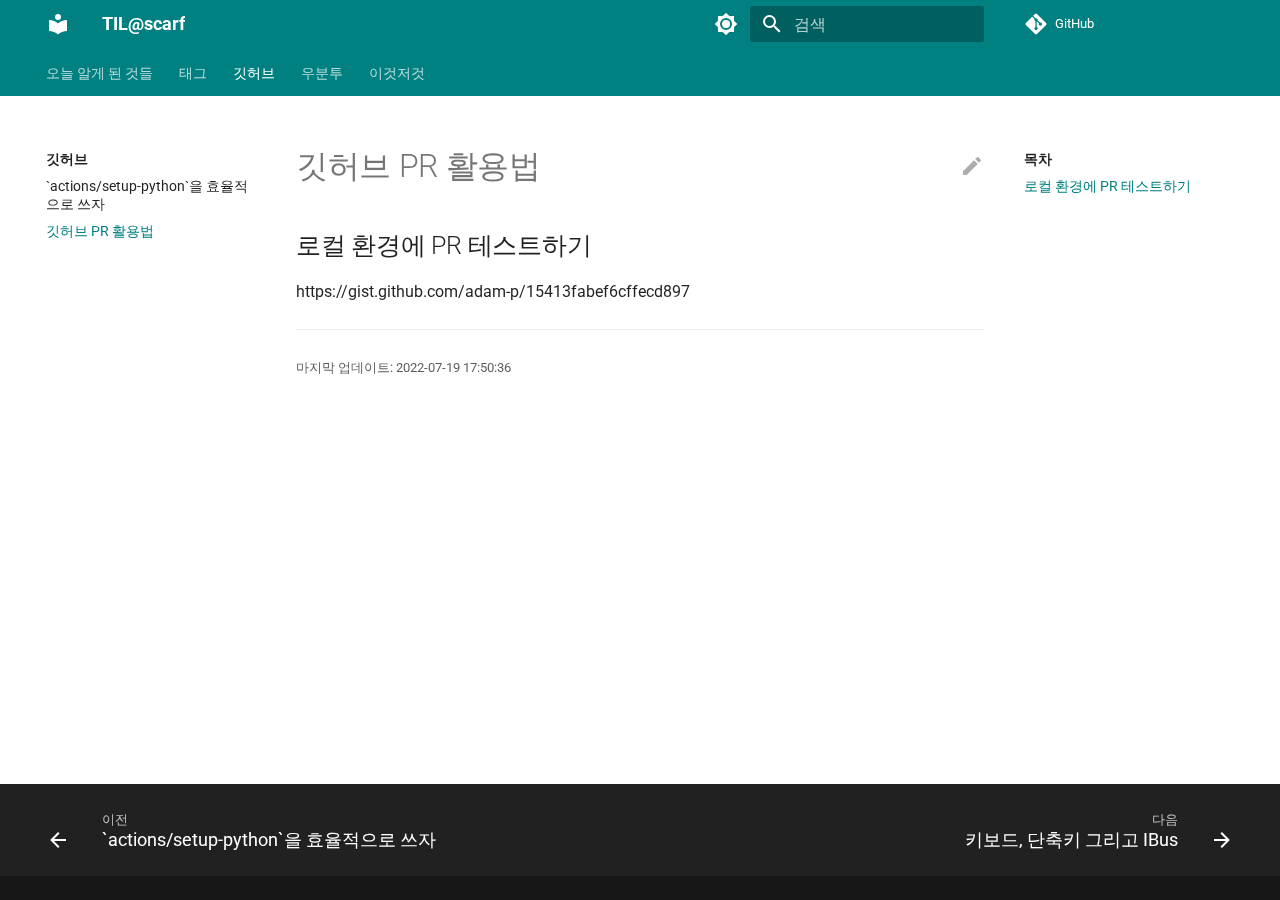
<file: 깃허브/pr/index.html>
<!doctype html>
<html lang="kr" class="no-js">
  <head>
    
      <meta charset="utf-8">
      <meta name="viewport" content="width=device-width,initial-scale=1">
      
      
      
      <link rel="icon" href="../../assets/images/favicon.png">
      <meta name="generator" content="mkdocs-1.3.0, mkdocs-material-8.3.8">
    
    
      
        <title>깃허브 PR 활용법 - TIL@scarf</title>
      
    
    
      <link rel="stylesheet" href="../../assets/stylesheets/main.1d29e8d0.min.css">
      
        
        <link rel="stylesheet" href="../../assets/stylesheets/palette.cbb835fc.min.css">
        
      
      
    
    
    
      
        
        
        <link rel="preconnect" href="https://fonts.gstatic.com" crossorigin>
        <link rel="stylesheet" href="https://fonts.googleapis.com/css?family=Roboto:300,300i,400,400i,700,700i%7CUbuntu+Mono:400,400i,700,700i&display=fallback">
        <style>:root{--md-text-font:"Roboto";--md-code-font:"Ubuntu Mono"}</style>
      
    
    
      <link rel="stylesheet" href="../../stylesheets/extra.css">
    
    <script>__md_scope=new URL("../..",location),__md_get=(e,_=localStorage,t=__md_scope)=>JSON.parse(_.getItem(t.pathname+"."+e)),__md_set=(e,_,t=localStorage,a=__md_scope)=>{try{t.setItem(a.pathname+"."+e,JSON.stringify(_))}catch(e){}}</script>
    
      

    
    
  </head>
  
  
    
    
      
    
    
    
    
    <body dir="ltr" data-md-color-scheme="default" data-md-color-primary="" data-md-color-accent="">
  
    
    
      <script>var palette=__md_get("__palette");if(palette&&"object"==typeof palette.color)for(var key of Object.keys(palette.color))document.body.setAttribute("data-md-color-"+key,palette.color[key])</script>
    
    <input class="md-toggle" data-md-toggle="drawer" type="checkbox" id="__drawer" autocomplete="off">
    <input class="md-toggle" data-md-toggle="search" type="checkbox" id="__search" autocomplete="off">
    <label class="md-overlay" for="__drawer"></label>
    <div data-md-component="skip">
      
        
        <a href="#pr" class="md-skip">
          콘텐츠로 이동
        </a>
      
    </div>
    <div data-md-component="announce">
      
    </div>
    
    
      

<header class="md-header" data-md-component="header">
  <nav class="md-header__inner md-grid" aria-label="Header">
    <a href="../.." title="TIL@scarf" class="md-header__button md-logo" aria-label="TIL@scarf" data-md-component="logo">
      
  
  <svg xmlns="http://www.w3.org/2000/svg" viewBox="0 0 24 24"><path d="M12 8a3 3 0 0 0 3-3 3 3 0 0 0-3-3 3 3 0 0 0-3 3 3 3 0 0 0 3 3m0 3.54C9.64 9.35 6.5 8 3 8v11c3.5 0 6.64 1.35 9 3.54 2.36-2.19 5.5-3.54 9-3.54V8c-3.5 0-6.64 1.35-9 3.54Z"/></svg>

    </a>
    <label class="md-header__button md-icon" for="__drawer">
      <svg xmlns="http://www.w3.org/2000/svg" viewBox="0 0 24 24"><path d="M3 6h18v2H3V6m0 5h18v2H3v-2m0 5h18v2H3v-2Z"/></svg>
    </label>
    <div class="md-header__title" data-md-component="header-title">
      <div class="md-header__ellipsis">
        <div class="md-header__topic">
          <span class="md-ellipsis">
            TIL@scarf
          </span>
        </div>
        <div class="md-header__topic" data-md-component="header-topic">
          <span class="md-ellipsis">
            
              깃허브 PR 활용법
            
          </span>
        </div>
      </div>
    </div>
    
      <form class="md-header__option" data-md-component="palette">
        
          
          
          <input class="md-option" data-md-color-media="" data-md-color-scheme="default" data-md-color-primary="" data-md-color-accent=""  aria-label="Switch to dark mode"  type="radio" name="__palette" id="__palette_1">
          
            <label class="md-header__button md-icon" title="Switch to dark mode" for="__palette_2" hidden>
              <svg xmlns="http://www.w3.org/2000/svg" viewBox="0 0 24 24"><path d="M12 8a4 4 0 0 0-4 4 4 4 0 0 0 4 4 4 4 0 0 0 4-4 4 4 0 0 0-4-4m0 10a6 6 0 0 1-6-6 6 6 0 0 1 6-6 6 6 0 0 1 6 6 6 6 0 0 1-6 6m8-9.31V4h-4.69L12 .69 8.69 4H4v4.69L.69 12 4 15.31V20h4.69L12 23.31 15.31 20H20v-4.69L23.31 12 20 8.69Z"/></svg>
            </label>
          
        
          
          
          <input class="md-option" data-md-color-media="" data-md-color-scheme="slate" data-md-color-primary="" data-md-color-accent=""  aria-label="Switch to light mode"  type="radio" name="__palette" id="__palette_2">
          
            <label class="md-header__button md-icon" title="Switch to light mode" for="__palette_1" hidden>
              <svg xmlns="http://www.w3.org/2000/svg" viewBox="0 0 24 24"><path d="M12 18c-.89 0-1.74-.2-2.5-.55C11.56 16.5 13 14.42 13 12c0-2.42-1.44-4.5-3.5-5.45C10.26 6.2 11.11 6 12 6a6 6 0 0 1 6 6 6 6 0 0 1-6 6m8-9.31V4h-4.69L12 .69 8.69 4H4v4.69L.69 12 4 15.31V20h4.69L12 23.31 15.31 20H20v-4.69L23.31 12 20 8.69Z"/></svg>
            </label>
          
        
      </form>
    
    
    
      <label class="md-header__button md-icon" for="__search">
        <svg xmlns="http://www.w3.org/2000/svg" viewBox="0 0 24 24"><path d="M9.5 3A6.5 6.5 0 0 1 16 9.5c0 1.61-.59 3.09-1.56 4.23l.27.27h.79l5 5-1.5 1.5-5-5v-.79l-.27-.27A6.516 6.516 0 0 1 9.5 16 6.5 6.5 0 0 1 3 9.5 6.5 6.5 0 0 1 9.5 3m0 2C7 5 5 7 5 9.5S7 14 9.5 14 14 12 14 9.5 12 5 9.5 5Z"/></svg>
      </label>
      <div class="md-search" data-md-component="search" role="dialog">
  <label class="md-search__overlay" for="__search"></label>
  <div class="md-search__inner" role="search">
    <form class="md-search__form" name="search">
      <input type="text" class="md-search__input" name="query" aria-label="검색" placeholder="검색" autocapitalize="off" autocorrect="off" autocomplete="off" spellcheck="false" data-md-component="search-query" required>
      <label class="md-search__icon md-icon" for="__search">
        <svg xmlns="http://www.w3.org/2000/svg" viewBox="0 0 24 24"><path d="M9.5 3A6.5 6.5 0 0 1 16 9.5c0 1.61-.59 3.09-1.56 4.23l.27.27h.79l5 5-1.5 1.5-5-5v-.79l-.27-.27A6.516 6.516 0 0 1 9.5 16 6.5 6.5 0 0 1 3 9.5 6.5 6.5 0 0 1 9.5 3m0 2C7 5 5 7 5 9.5S7 14 9.5 14 14 12 14 9.5 12 5 9.5 5Z"/></svg>
        <svg xmlns="http://www.w3.org/2000/svg" viewBox="0 0 24 24"><path d="M20 11v2H8l5.5 5.5-1.42 1.42L4.16 12l7.92-7.92L13.5 5.5 8 11h12Z"/></svg>
      </label>
      <nav class="md-search__options" aria-label="검색">
        
        <button type="reset" class="md-search__icon md-icon" aria-label="지우기" tabindex="-1">
          <svg xmlns="http://www.w3.org/2000/svg" viewBox="0 0 24 24"><path d="M19 6.41 17.59 5 12 10.59 6.41 5 5 6.41 10.59 12 5 17.59 6.41 19 12 13.41 17.59 19 19 17.59 13.41 12 19 6.41Z"/></svg>
        </button>
      </nav>
      
        <div class="md-search__suggest" data-md-component="search-suggest"></div>
      
    </form>
    <div class="md-search__output">
      <div class="md-search__scrollwrap" data-md-scrollfix>
        <div class="md-search-result" data-md-component="search-result">
          <div class="md-search-result__meta">
            검색 초기화
          </div>
          <ol class="md-search-result__list"></ol>
        </div>
      </div>
    </div>
  </div>
</div>
    
    
      <div class="md-header__source">
        <a href="https://github.com/scarf005/TIL/" title="저장소로 이동" class="md-source" data-md-component="source">
  <div class="md-source__icon md-icon">
    
    <svg xmlns="http://www.w3.org/2000/svg" viewBox="0 0 448 512"><!--! Font Awesome Free 6.1.1 by @fontawesome - https://fontawesome.com License - https://fontawesome.com/license/free (Icons: CC BY 4.0, Fonts: SIL OFL 1.1, Code: MIT License) Copyright 2022 Fonticons, Inc.--><path d="M439.55 236.05 244 40.45a28.87 28.87 0 0 0-40.81 0l-40.66 40.63 51.52 51.52c27.06-9.14 52.68 16.77 43.39 43.68l49.66 49.66c34.23-11.8 61.18 31 35.47 56.69-26.49 26.49-70.21-2.87-56-37.34L240.22 199v121.85c25.3 12.54 22.26 41.85 9.08 55a34.34 34.34 0 0 1-48.55 0c-17.57-17.6-11.07-46.91 11.25-56v-123c-20.8-8.51-24.6-30.74-18.64-45L142.57 101 8.45 235.14a28.86 28.86 0 0 0 0 40.81l195.61 195.6a28.86 28.86 0 0 0 40.8 0l194.69-194.69a28.86 28.86 0 0 0 0-40.81z"/></svg>
  </div>
  <div class="md-source__repository">
    GitHub
  </div>
</a>
      </div>
    
  </nav>
  
</header>
    
    <div class="md-container" data-md-component="container">
      
      
        
          
            
<nav class="md-tabs" aria-label="Tabs" data-md-component="tabs">
  <div class="md-tabs__inner md-grid">
    <ul class="md-tabs__list">
      
        
  
  


  <li class="md-tabs__item">
    <a href="../.." class="md-tabs__link">
      오늘 알게 된 것들
    </a>
  </li>

      
        
  
  


  <li class="md-tabs__item">
    <a href="../../tags/" class="md-tabs__link">
      태그
    </a>
  </li>

      
        
  
  
    
  


  
  
  
    <li class="md-tabs__item">
      <a href="../action/" class="md-tabs__link md-tabs__link--active">
        깃허브
      </a>
    </li>
  

      
        
  
  


  
  
  
    <li class="md-tabs__item">
      <a href="../../%EC%9A%B0%EB%B6%84%ED%88%AC/keyboard/" class="md-tabs__link">
        우분투
      </a>
    </li>
  

      
        
  
  


  
  
  
    <li class="md-tabs__item">
      <a href="../../%EC%9D%B4%EA%B2%83%EC%A0%80%EA%B2%83/phone/" class="md-tabs__link">
        이것저것
      </a>
    </li>
  

      
    </ul>
  </div>
</nav>
          
        
      
      <main class="md-main" data-md-component="main">
        <div class="md-main__inner md-grid">
          
            
              
              <div class="md-sidebar md-sidebar--primary" data-md-component="sidebar" data-md-type="navigation" >
                <div class="md-sidebar__scrollwrap">
                  <div class="md-sidebar__inner">
                    

  


<nav class="md-nav md-nav--primary md-nav--lifted" aria-label="Navigation" data-md-level="0">
  <label class="md-nav__title" for="__drawer">
    <a href="../.." title="TIL@scarf" class="md-nav__button md-logo" aria-label="TIL@scarf" data-md-component="logo">
      
  
  <svg xmlns="http://www.w3.org/2000/svg" viewBox="0 0 24 24"><path d="M12 8a3 3 0 0 0 3-3 3 3 0 0 0-3-3 3 3 0 0 0-3 3 3 3 0 0 0 3 3m0 3.54C9.64 9.35 6.5 8 3 8v11c3.5 0 6.64 1.35 9 3.54 2.36-2.19 5.5-3.54 9-3.54V8c-3.5 0-6.64 1.35-9 3.54Z"/></svg>

    </a>
    TIL@scarf
  </label>
  
    <div class="md-nav__source">
      <a href="https://github.com/scarf005/TIL/" title="저장소로 이동" class="md-source" data-md-component="source">
  <div class="md-source__icon md-icon">
    
    <svg xmlns="http://www.w3.org/2000/svg" viewBox="0 0 448 512"><!--! Font Awesome Free 6.1.1 by @fontawesome - https://fontawesome.com License - https://fontawesome.com/license/free (Icons: CC BY 4.0, Fonts: SIL OFL 1.1, Code: MIT License) Copyright 2022 Fonticons, Inc.--><path d="M439.55 236.05 244 40.45a28.87 28.87 0 0 0-40.81 0l-40.66 40.63 51.52 51.52c27.06-9.14 52.68 16.77 43.39 43.68l49.66 49.66c34.23-11.8 61.18 31 35.47 56.69-26.49 26.49-70.21-2.87-56-37.34L240.22 199v121.85c25.3 12.54 22.26 41.85 9.08 55a34.34 34.34 0 0 1-48.55 0c-17.57-17.6-11.07-46.91 11.25-56v-123c-20.8-8.51-24.6-30.74-18.64-45L142.57 101 8.45 235.14a28.86 28.86 0 0 0 0 40.81l195.61 195.6a28.86 28.86 0 0 0 40.8 0l194.69-194.69a28.86 28.86 0 0 0 0-40.81z"/></svg>
  </div>
  <div class="md-source__repository">
    GitHub
  </div>
</a>
    </div>
  
  <ul class="md-nav__list" data-md-scrollfix>
    
      
      
      

  
  
  
    <li class="md-nav__item">
      <a href="../.." class="md-nav__link">
        오늘 알게 된 것들
      </a>
    </li>
  

    
      
      
      

  
  
  
    <li class="md-nav__item">
      <a href="../../tags/" class="md-nav__link">
        태그
      </a>
    </li>
  

    
      
      
      

  
  
    
  
  
    
    <li class="md-nav__item md-nav__item--active md-nav__item--nested">
      
      
        <input class="md-nav__toggle md-toggle" data-md-toggle="__nav_3" type="checkbox" id="__nav_3" checked>
      
      
      
      
        <label class="md-nav__link" for="__nav_3">
          깃허브
          <span class="md-nav__icon md-icon"></span>
        </label>
      
      <nav class="md-nav" aria-label="깃허브" data-md-level="1">
        <label class="md-nav__title" for="__nav_3">
          <span class="md-nav__icon md-icon"></span>
          깃허브
        </label>
        <ul class="md-nav__list" data-md-scrollfix>
          
            
              
  
  
  
    <li class="md-nav__item">
      <a href="../action/" class="md-nav__link">
        `actions/setup-python`을 효율적으로 쓰자
      </a>
    </li>
  

            
          
            
              
  
  
    
  
  
    <li class="md-nav__item md-nav__item--active">
      
      <input class="md-nav__toggle md-toggle" data-md-toggle="toc" type="checkbox" id="__toc">
      
      
        
      
      
        <label class="md-nav__link md-nav__link--active" for="__toc">
          깃허브 PR 활용법
          <span class="md-nav__icon md-icon"></span>
        </label>
      
      <a href="./" class="md-nav__link md-nav__link--active">
        깃허브 PR 활용법
      </a>
      
        

<nav class="md-nav md-nav--secondary" aria-label="목차">
  
  
  
    
  
  
    <label class="md-nav__title" for="__toc">
      <span class="md-nav__icon md-icon"></span>
      목차
    </label>
    <ul class="md-nav__list" data-md-component="toc" data-md-scrollfix>
      
        <li class="md-nav__item">
  <a href="#pr_1" class="md-nav__link">
    로컬 환경에 PR 테스트하기
  </a>
  
</li>
      
    </ul>
  
</nav>
      
    </li>
  

            
          
        </ul>
      </nav>
    </li>
  

    
      
      
      

  
  
  
    
    <li class="md-nav__item md-nav__item--nested">
      
      
        <input class="md-nav__toggle md-toggle" data-md-toggle="__nav_4" type="checkbox" id="__nav_4" >
      
      
      
      
        <label class="md-nav__link" for="__nav_4">
          우분투
          <span class="md-nav__icon md-icon"></span>
        </label>
      
      <nav class="md-nav" aria-label="우분투" data-md-level="1">
        <label class="md-nav__title" for="__nav_4">
          <span class="md-nav__icon md-icon"></span>
          우분투
        </label>
        <ul class="md-nav__list" data-md-scrollfix>
          
            
              
  
  
  
    <li class="md-nav__item">
      <a href="../../%EC%9A%B0%EB%B6%84%ED%88%AC/keyboard/" class="md-nav__link">
        키보드, 단축키 그리고 IBus
      </a>
    </li>
  

            
          
        </ul>
      </nav>
    </li>
  

    
      
      
      

  
  
  
    
    <li class="md-nav__item md-nav__item--nested">
      
      
        <input class="md-nav__toggle md-toggle" data-md-toggle="__nav_5" type="checkbox" id="__nav_5" >
      
      
      
      
        <label class="md-nav__link" for="__nav_5">
          이것저것
          <span class="md-nav__icon md-icon"></span>
        </label>
      
      <nav class="md-nav" aria-label="이것저것" data-md-level="1">
        <label class="md-nav__title" for="__nav_5">
          <span class="md-nav__icon md-icon"></span>
          이것저것
        </label>
        <ul class="md-nav__list" data-md-scrollfix>
          
            
              
  
  
  
    <li class="md-nav__item">
      <a href="../../%EC%9D%B4%EA%B2%83%EC%A0%80%EA%B2%83/phone/" class="md-nav__link">
        냉혹한 샤오미의 세계
      </a>
    </li>
  

            
          
        </ul>
      </nav>
    </li>
  

    
  </ul>
</nav>
                  </div>
                </div>
              </div>
            
            
              
              <div class="md-sidebar md-sidebar--secondary" data-md-component="sidebar" data-md-type="toc" >
                <div class="md-sidebar__scrollwrap">
                  <div class="md-sidebar__inner">
                    

<nav class="md-nav md-nav--secondary" aria-label="목차">
  
  
  
    
  
  
    <label class="md-nav__title" for="__toc">
      <span class="md-nav__icon md-icon"></span>
      목차
    </label>
    <ul class="md-nav__list" data-md-component="toc" data-md-scrollfix>
      
        <li class="md-nav__item">
  <a href="#pr_1" class="md-nav__link">
    로컬 환경에 PR 테스트하기
  </a>
  
</li>
      
    </ul>
  
</nav>
                  </div>
                </div>
              </div>
            
          
          <div class="md-content" data-md-component="content">
            <article class="md-content__inner md-typeset">
              
                
  <a href="https://github.com/scarf005/TIL/edit/master/docs/깃허브/pr.md" title="이 페이지를 편집" class="md-content__button md-icon">
    <svg xmlns="http://www.w3.org/2000/svg" viewBox="0 0 24 24"><path d="M20.71 7.04c.39-.39.39-1.04 0-1.41l-2.34-2.34c-.37-.39-1.02-.39-1.41 0l-1.84 1.83 3.75 3.75M3 17.25V21h3.75L17.81 9.93l-3.75-3.75L3 17.25Z"/></svg>
  </a>


  



<h1 id="pr">깃허브 PR 활용법</h1>
<h2 id="pr_1">로컬 환경에 PR 테스트하기</h2>
<p>https://gist.github.com/adam-p/15413fabef6cffecd897</p>

  <hr>
<div class="md-source-file">
  <small>
    
      마지막 업데이트:
      <span class="git-revision-date-localized-plugin git-revision-date-localized-plugin-iso_datetime">2022-07-19 17:50:36</span>
      
    
  </small>
</div>

              
            </article>
            
          </div>
        </div>
        
      </main>
      
        <footer class="md-footer">
  
    
    <nav class="md-footer__inner md-grid" aria-label="Footer" >
      
        
        <a href="../action/" class="md-footer__link md-footer__link--prev" aria-label="이전: `actions/setup-python`을 효율적으로 쓰자" rel="prev">
          <div class="md-footer__button md-icon">
            <svg xmlns="http://www.w3.org/2000/svg" viewBox="0 0 24 24"><path d="M20 11v2H8l5.5 5.5-1.42 1.42L4.16 12l7.92-7.92L13.5 5.5 8 11h12Z"/></svg>
          </div>
          <div class="md-footer__title">
            <div class="md-ellipsis">
              <span class="md-footer__direction">
                이전
              </span>
              `actions/setup-python`을 효율적으로 쓰자
            </div>
          </div>
        </a>
      
      
        
        <a href="../../%EC%9A%B0%EB%B6%84%ED%88%AC/keyboard/" class="md-footer__link md-footer__link--next" aria-label="다음: 키보드, 단축키 그리고 IBus" rel="next">
          <div class="md-footer__title">
            <div class="md-ellipsis">
              <span class="md-footer__direction">
                다음
              </span>
              키보드, 단축키 그리고 IBus
            </div>
          </div>
          <div class="md-footer__button md-icon">
            <svg xmlns="http://www.w3.org/2000/svg" viewBox="0 0 24 24"><path d="M4 11v2h12l-5.5 5.5 1.42 1.42L19.84 12l-7.92-7.92L10.5 5.5 16 11H4Z"/></svg>
          </div>
        </a>
      
    </nav>
  
  <div class="md-footer-meta md-typeset">
    <div class="md-footer-meta__inner md-grid">
      <div class="md-copyright">
  
  
</div>
      
    </div>
  </div>
</footer>
      
    </div>
    <div class="md-dialog" data-md-component="dialog">
      <div class="md-dialog__inner md-typeset"></div>
    </div>
    <script id="__config" type="application/json">{"base": "../..", "features": ["navigation.instant", "navigation.tabs", "search.suggest", "search.highlight", "header.autohide"], "search": "../../assets/javascripts/workers/search.b97dbffb.min.js", "translations": {"clipboard.copied": "\ud074\ub9bd\ubcf4\ub4dc\uc5d0 \ubcf5\uc0ac\ub428", "clipboard.copy": "\ud074\ub9bd\ubcf4\ub4dc\ub85c \ubcf5\uc0ac", "search.config.lang": "en", "search.config.pipeline": " ", "search.config.separator": "[\\s\\-]+", "search.placeholder": "\uac80\uc0c9", "search.result.more.one": "\uc774 \ubb38\uc11c\uc5d0\uc11c 1\uac1c\uc758 \uac80\uc0c9 \uacb0\uacfc \ub354 \ubcf4\uae30", "search.result.more.other": "\uc774 \ubb38\uc11c\uc5d0\uc11c #\uac1c\uc758 \uac80\uc0c9 \uacb0\uacfc \ub354 \ubcf4\uae30", "search.result.none": "\uac80\uc0c9\uc5b4\uc640 \uc77c\uce58\ud558\ub294 \ubb38\uc11c\uac00 \uc5c6\uc2b5\ub2c8\ub2e4", "search.result.one": "1\uac1c\uc758 \uc77c\uce58\ud558\ub294 \ubb38\uc11c", "search.result.other": "#\uac1c\uc758 \uc77c\uce58\ud558\ub294 \ubb38\uc11c", "search.result.placeholder": "\uac80\uc0c9\uc5b4\ub97c \uc785\ub825\ud558\uc138\uc694", "search.result.term.missing": "\ud3ec\ud568\ub418\uc9c0 \uc54a\uc740 \uac80\uc0c9\uc5b4", "select.version.title": "\ubc84\uc804 \uc120\ud0dd"}}</script>
    
    
      <script src="../../assets/javascripts/bundle.0238f547.min.js"></script>
      
    
  </body>
</html>
</file>
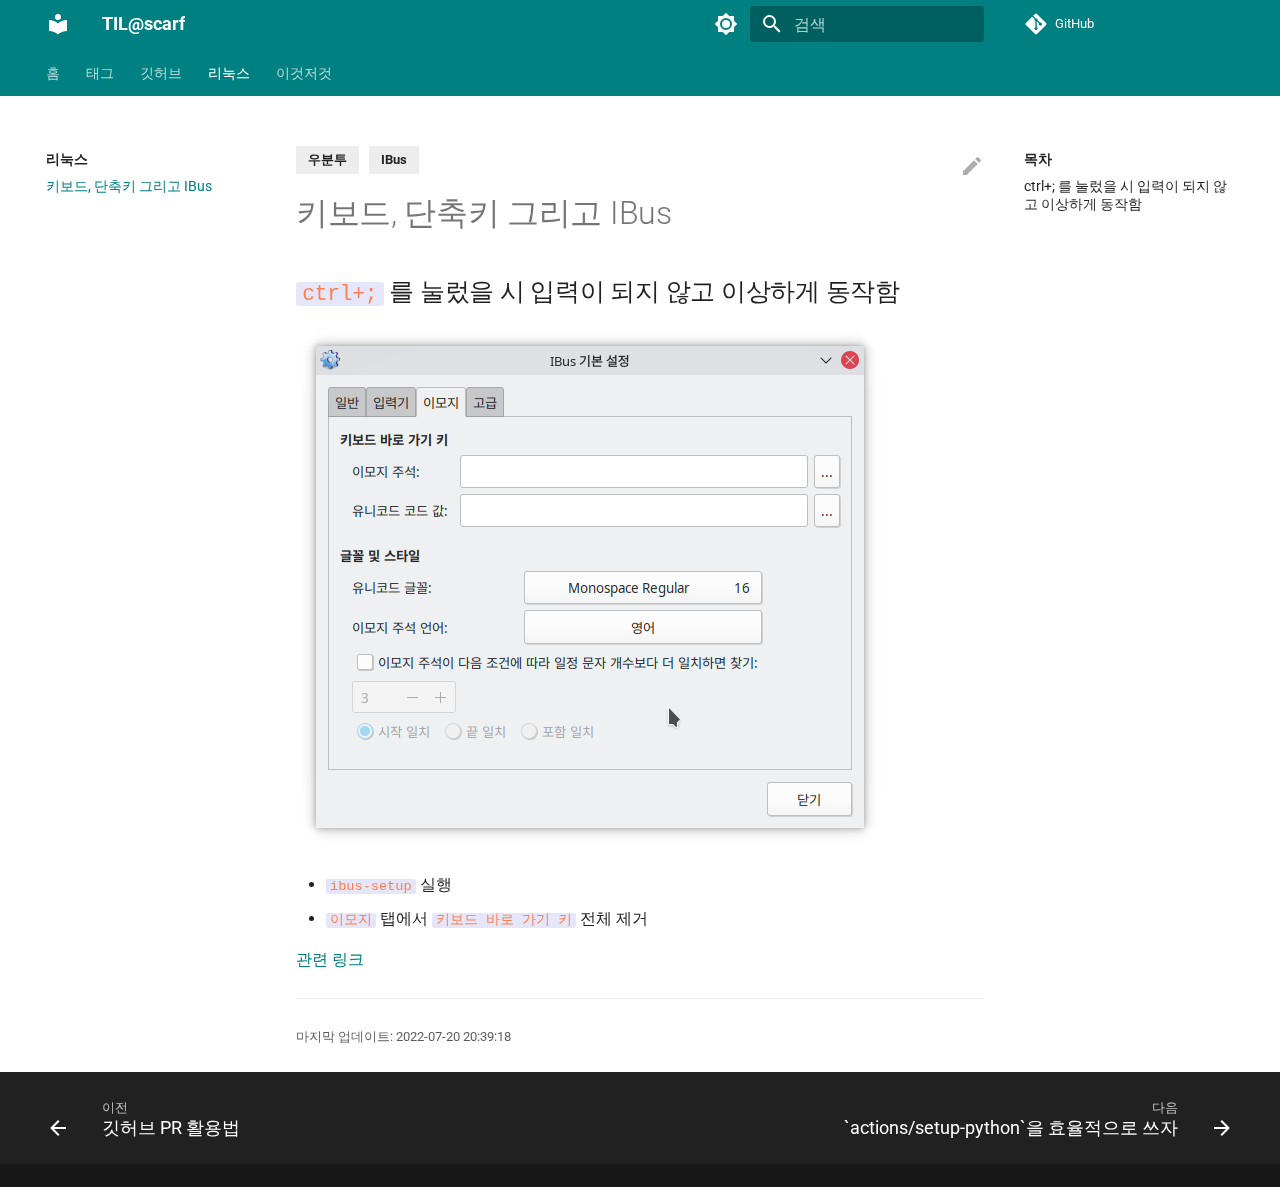
<file: 리눅스/keyboard/index.html>
<!doctype html>
<html lang="kr" class="no-js">
  <head>
    
      <meta charset="utf-8">
      <meta name="viewport" content="width=device-width,initial-scale=1">
      
      
      
      <link rel="icon" href="../../assets/images/favicon.png">
      <meta name="generator" content="mkdocs-1.3.0, mkdocs-material-8.3.8">
    
    
      
        <title>키보드, 단축키 그리고 IBus - TIL@scarf</title>
      
    
    
      <link rel="stylesheet" href="../../assets/stylesheets/main.1d29e8d0.min.css">
      
        
        <link rel="stylesheet" href="../../assets/stylesheets/palette.cbb835fc.min.css">
        
      
      
    
    
    
      
        
        
        <link rel="preconnect" href="https://fonts.gstatic.com" crossorigin>
        <link rel="stylesheet" href="https://fonts.googleapis.com/css?family=Roboto:300,300i,400,400i,700,700i%7CUbuntu+Mono:400,400i,700,700i&display=fallback">
        <style>:root{--md-text-font:"Roboto";--md-code-font:"Ubuntu Mono"}</style>
      
    
    
      <link rel="stylesheet" href="../../stylesheets/extra.css">
    
    <script>__md_scope=new URL("../..",location),__md_get=(e,_=localStorage,t=__md_scope)=>JSON.parse(_.getItem(t.pathname+"."+e)),__md_set=(e,_,t=localStorage,a=__md_scope)=>{try{t.setItem(a.pathname+"."+e,JSON.stringify(_))}catch(e){}}</script>
    
      

    
    
  </head>
  
  
    
    
      
    
    
    
    
    <body dir="ltr" data-md-color-scheme="default" data-md-color-primary="" data-md-color-accent="">
  
    
    
      <script>var palette=__md_get("__palette");if(palette&&"object"==typeof palette.color)for(var key of Object.keys(palette.color))document.body.setAttribute("data-md-color-"+key,palette.color[key])</script>
    
    <input class="md-toggle" data-md-toggle="drawer" type="checkbox" id="__drawer" autocomplete="off">
    <input class="md-toggle" data-md-toggle="search" type="checkbox" id="__search" autocomplete="off">
    <label class="md-overlay" for="__drawer"></label>
    <div data-md-component="skip">
      
        
        <a href="#ibus" class="md-skip">
          콘텐츠로 이동
        </a>
      
    </div>
    <div data-md-component="announce">
      
    </div>
    
    
      

<header class="md-header" data-md-component="header">
  <nav class="md-header__inner md-grid" aria-label="Header">
    <a href="../.." title="TIL@scarf" class="md-header__button md-logo" aria-label="TIL@scarf" data-md-component="logo">
      
  
  <svg xmlns="http://www.w3.org/2000/svg" viewBox="0 0 24 24"><path d="M12 8a3 3 0 0 0 3-3 3 3 0 0 0-3-3 3 3 0 0 0-3 3 3 3 0 0 0 3 3m0 3.54C9.64 9.35 6.5 8 3 8v11c3.5 0 6.64 1.35 9 3.54 2.36-2.19 5.5-3.54 9-3.54V8c-3.5 0-6.64 1.35-9 3.54Z"/></svg>

    </a>
    <label class="md-header__button md-icon" for="__drawer">
      <svg xmlns="http://www.w3.org/2000/svg" viewBox="0 0 24 24"><path d="M3 6h18v2H3V6m0 5h18v2H3v-2m0 5h18v2H3v-2Z"/></svg>
    </label>
    <div class="md-header__title" data-md-component="header-title">
      <div class="md-header__ellipsis">
        <div class="md-header__topic">
          <span class="md-ellipsis">
            TIL@scarf
          </span>
        </div>
        <div class="md-header__topic" data-md-component="header-topic">
          <span class="md-ellipsis">
            
              키보드, 단축키 그리고 IBus
            
          </span>
        </div>
      </div>
    </div>
    
      <form class="md-header__option" data-md-component="palette">
        
          
          
          <input class="md-option" data-md-color-media="" data-md-color-scheme="default" data-md-color-primary="" data-md-color-accent=""  aria-label="Switch to dark mode"  type="radio" name="__palette" id="__palette_1">
          
            <label class="md-header__button md-icon" title="Switch to dark mode" for="__palette_2" hidden>
              <svg xmlns="http://www.w3.org/2000/svg" viewBox="0 0 24 24"><path d="M12 8a4 4 0 0 0-4 4 4 4 0 0 0 4 4 4 4 0 0 0 4-4 4 4 0 0 0-4-4m0 10a6 6 0 0 1-6-6 6 6 0 0 1 6-6 6 6 0 0 1 6 6 6 6 0 0 1-6 6m8-9.31V4h-4.69L12 .69 8.69 4H4v4.69L.69 12 4 15.31V20h4.69L12 23.31 15.31 20H20v-4.69L23.31 12 20 8.69Z"/></svg>
            </label>
          
        
          
          
          <input class="md-option" data-md-color-media="" data-md-color-scheme="slate" data-md-color-primary="" data-md-color-accent=""  aria-label="Switch to light mode"  type="radio" name="__palette" id="__palette_2">
          
            <label class="md-header__button md-icon" title="Switch to light mode" for="__palette_1" hidden>
              <svg xmlns="http://www.w3.org/2000/svg" viewBox="0 0 24 24"><path d="M12 18c-.89 0-1.74-.2-2.5-.55C11.56 16.5 13 14.42 13 12c0-2.42-1.44-4.5-3.5-5.45C10.26 6.2 11.11 6 12 6a6 6 0 0 1 6 6 6 6 0 0 1-6 6m8-9.31V4h-4.69L12 .69 8.69 4H4v4.69L.69 12 4 15.31V20h4.69L12 23.31 15.31 20H20v-4.69L23.31 12 20 8.69Z"/></svg>
            </label>
          
        
      </form>
    
    
    
      <label class="md-header__button md-icon" for="__search">
        <svg xmlns="http://www.w3.org/2000/svg" viewBox="0 0 24 24"><path d="M9.5 3A6.5 6.5 0 0 1 16 9.5c0 1.61-.59 3.09-1.56 4.23l.27.27h.79l5 5-1.5 1.5-5-5v-.79l-.27-.27A6.516 6.516 0 0 1 9.5 16 6.5 6.5 0 0 1 3 9.5 6.5 6.5 0 0 1 9.5 3m0 2C7 5 5 7 5 9.5S7 14 9.5 14 14 12 14 9.5 12 5 9.5 5Z"/></svg>
      </label>
      <div class="md-search" data-md-component="search" role="dialog">
  <label class="md-search__overlay" for="__search"></label>
  <div class="md-search__inner" role="search">
    <form class="md-search__form" name="search">
      <input type="text" class="md-search__input" name="query" aria-label="검색" placeholder="검색" autocapitalize="off" autocorrect="off" autocomplete="off" spellcheck="false" data-md-component="search-query" required>
      <label class="md-search__icon md-icon" for="__search">
        <svg xmlns="http://www.w3.org/2000/svg" viewBox="0 0 24 24"><path d="M9.5 3A6.5 6.5 0 0 1 16 9.5c0 1.61-.59 3.09-1.56 4.23l.27.27h.79l5 5-1.5 1.5-5-5v-.79l-.27-.27A6.516 6.516 0 0 1 9.5 16 6.5 6.5 0 0 1 3 9.5 6.5 6.5 0 0 1 9.5 3m0 2C7 5 5 7 5 9.5S7 14 9.5 14 14 12 14 9.5 12 5 9.5 5Z"/></svg>
        <svg xmlns="http://www.w3.org/2000/svg" viewBox="0 0 24 24"><path d="M20 11v2H8l5.5 5.5-1.42 1.42L4.16 12l7.92-7.92L13.5 5.5 8 11h12Z"/></svg>
      </label>
      <nav class="md-search__options" aria-label="검색">
        
        <button type="reset" class="md-search__icon md-icon" aria-label="지우기" tabindex="-1">
          <svg xmlns="http://www.w3.org/2000/svg" viewBox="0 0 24 24"><path d="M19 6.41 17.59 5 12 10.59 6.41 5 5 6.41 10.59 12 5 17.59 6.41 19 12 13.41 17.59 19 19 17.59 13.41 12 19 6.41Z"/></svg>
        </button>
      </nav>
      
        <div class="md-search__suggest" data-md-component="search-suggest"></div>
      
    </form>
    <div class="md-search__output">
      <div class="md-search__scrollwrap" data-md-scrollfix>
        <div class="md-search-result" data-md-component="search-result">
          <div class="md-search-result__meta">
            검색 초기화
          </div>
          <ol class="md-search-result__list"></ol>
        </div>
      </div>
    </div>
  </div>
</div>
    
    
      <div class="md-header__source">
        <a href="https://github.com/scarf005/TIL/" title="저장소로 이동" class="md-source" data-md-component="source">
  <div class="md-source__icon md-icon">
    
    <svg xmlns="http://www.w3.org/2000/svg" viewBox="0 0 448 512"><!--! Font Awesome Free 6.1.1 by @fontawesome - https://fontawesome.com License - https://fontawesome.com/license/free (Icons: CC BY 4.0, Fonts: SIL OFL 1.1, Code: MIT License) Copyright 2022 Fonticons, Inc.--><path d="M439.55 236.05 244 40.45a28.87 28.87 0 0 0-40.81 0l-40.66 40.63 51.52 51.52c27.06-9.14 52.68 16.77 43.39 43.68l49.66 49.66c34.23-11.8 61.18 31 35.47 56.69-26.49 26.49-70.21-2.87-56-37.34L240.22 199v121.85c25.3 12.54 22.26 41.85 9.08 55a34.34 34.34 0 0 1-48.55 0c-17.57-17.6-11.07-46.91 11.25-56v-123c-20.8-8.51-24.6-30.74-18.64-45L142.57 101 8.45 235.14a28.86 28.86 0 0 0 0 40.81l195.61 195.6a28.86 28.86 0 0 0 40.8 0l194.69-194.69a28.86 28.86 0 0 0 0-40.81z"/></svg>
  </div>
  <div class="md-source__repository">
    GitHub
  </div>
</a>
      </div>
    
  </nav>
  
</header>
    
    <div class="md-container" data-md-component="container">
      
      
        
          
            
<nav class="md-tabs" aria-label="Tabs" data-md-component="tabs">
  <div class="md-tabs__inner md-grid">
    <ul class="md-tabs__list">
      
        
  
  


  <li class="md-tabs__item">
    <a href="../.." class="md-tabs__link">
      홈
    </a>
  </li>

      
        
  
  


  <li class="md-tabs__item">
    <a href="../../tags/" class="md-tabs__link">
      태그
    </a>
  </li>

      
        
  
  


  
  
  
    <li class="md-tabs__item">
      <a href="../../%EA%B9%83%ED%97%88%EB%B8%8C/pr/" class="md-tabs__link">
        깃허브
      </a>
    </li>
  

      
        
  
  
    
  


  
  
  
    <li class="md-tabs__item">
      <a href="./" class="md-tabs__link md-tabs__link--active">
        리눅스
      </a>
    </li>
  

      
        
  
  


  
  
  
    <li class="md-tabs__item">
      <a href="../../%EC%9D%B4%EA%B2%83%EC%A0%80%EA%B2%83/action/" class="md-tabs__link">
        이것저것
      </a>
    </li>
  

      
    </ul>
  </div>
</nav>
          
        
      
      <main class="md-main" data-md-component="main">
        <div class="md-main__inner md-grid">
          
            
              
              <div class="md-sidebar md-sidebar--primary" data-md-component="sidebar" data-md-type="navigation" >
                <div class="md-sidebar__scrollwrap">
                  <div class="md-sidebar__inner">
                    

  


<nav class="md-nav md-nav--primary md-nav--lifted" aria-label="Navigation" data-md-level="0">
  <label class="md-nav__title" for="__drawer">
    <a href="../.." title="TIL@scarf" class="md-nav__button md-logo" aria-label="TIL@scarf" data-md-component="logo">
      
  
  <svg xmlns="http://www.w3.org/2000/svg" viewBox="0 0 24 24"><path d="M12 8a3 3 0 0 0 3-3 3 3 0 0 0-3-3 3 3 0 0 0-3 3 3 3 0 0 0 3 3m0 3.54C9.64 9.35 6.5 8 3 8v11c3.5 0 6.64 1.35 9 3.54 2.36-2.19 5.5-3.54 9-3.54V8c-3.5 0-6.64 1.35-9 3.54Z"/></svg>

    </a>
    TIL@scarf
  </label>
  
    <div class="md-nav__source">
      <a href="https://github.com/scarf005/TIL/" title="저장소로 이동" class="md-source" data-md-component="source">
  <div class="md-source__icon md-icon">
    
    <svg xmlns="http://www.w3.org/2000/svg" viewBox="0 0 448 512"><!--! Font Awesome Free 6.1.1 by @fontawesome - https://fontawesome.com License - https://fontawesome.com/license/free (Icons: CC BY 4.0, Fonts: SIL OFL 1.1, Code: MIT License) Copyright 2022 Fonticons, Inc.--><path d="M439.55 236.05 244 40.45a28.87 28.87 0 0 0-40.81 0l-40.66 40.63 51.52 51.52c27.06-9.14 52.68 16.77 43.39 43.68l49.66 49.66c34.23-11.8 61.18 31 35.47 56.69-26.49 26.49-70.21-2.87-56-37.34L240.22 199v121.85c25.3 12.54 22.26 41.85 9.08 55a34.34 34.34 0 0 1-48.55 0c-17.57-17.6-11.07-46.91 11.25-56v-123c-20.8-8.51-24.6-30.74-18.64-45L142.57 101 8.45 235.14a28.86 28.86 0 0 0 0 40.81l195.61 195.6a28.86 28.86 0 0 0 40.8 0l194.69-194.69a28.86 28.86 0 0 0 0-40.81z"/></svg>
  </div>
  <div class="md-source__repository">
    GitHub
  </div>
</a>
    </div>
  
  <ul class="md-nav__list" data-md-scrollfix>
    
      
      
      

  
  
  
    <li class="md-nav__item">
      <a href="../.." class="md-nav__link">
        홈
      </a>
    </li>
  

    
      
      
      

  
  
  
    <li class="md-nav__item">
      <a href="../../tags/" class="md-nav__link">
        태그
      </a>
    </li>
  

    
      
      
      

  
  
  
    
    <li class="md-nav__item md-nav__item--nested">
      
      
        <input class="md-nav__toggle md-toggle" data-md-toggle="__nav_3" type="checkbox" id="__nav_3" >
      
      
      
      
        <label class="md-nav__link" for="__nav_3">
          깃허브
          <span class="md-nav__icon md-icon"></span>
        </label>
      
      <nav class="md-nav" aria-label="깃허브" data-md-level="1">
        <label class="md-nav__title" for="__nav_3">
          <span class="md-nav__icon md-icon"></span>
          깃허브
        </label>
        <ul class="md-nav__list" data-md-scrollfix>
          
            
              
  
  
  
    <li class="md-nav__item">
      <a href="../../%EA%B9%83%ED%97%88%EB%B8%8C/pr/" class="md-nav__link">
        깃허브 PR 활용법
      </a>
    </li>
  

            
          
        </ul>
      </nav>
    </li>
  

    
      
      
      

  
  
    
  
  
    
    <li class="md-nav__item md-nav__item--active md-nav__item--nested">
      
      
        <input class="md-nav__toggle md-toggle" data-md-toggle="__nav_4" type="checkbox" id="__nav_4" checked>
      
      
      
      
        <label class="md-nav__link" for="__nav_4">
          리눅스
          <span class="md-nav__icon md-icon"></span>
        </label>
      
      <nav class="md-nav" aria-label="리눅스" data-md-level="1">
        <label class="md-nav__title" for="__nav_4">
          <span class="md-nav__icon md-icon"></span>
          리눅스
        </label>
        <ul class="md-nav__list" data-md-scrollfix>
          
            
              
  
  
    
  
  
    <li class="md-nav__item md-nav__item--active">
      
      <input class="md-nav__toggle md-toggle" data-md-toggle="toc" type="checkbox" id="__toc">
      
      
        
      
      
        <label class="md-nav__link md-nav__link--active" for="__toc">
          키보드, 단축키 그리고 IBus
          <span class="md-nav__icon md-icon"></span>
        </label>
      
      <a href="./" class="md-nav__link md-nav__link--active">
        키보드, 단축키 그리고 IBus
      </a>
      
        

<nav class="md-nav md-nav--secondary" aria-label="목차">
  
  
  
    
  
  
    <label class="md-nav__title" for="__toc">
      <span class="md-nav__icon md-icon"></span>
      목차
    </label>
    <ul class="md-nav__list" data-md-component="toc" data-md-scrollfix>
      
        <li class="md-nav__item">
  <a href="#ctrl" class="md-nav__link">
    ctrl+; 를 눌렀을 시 입력이 되지 않고 이상하게 동작함
  </a>
  
</li>
      
    </ul>
  
</nav>
      
    </li>
  

            
          
        </ul>
      </nav>
    </li>
  

    
      
      
      

  
  
  
    
    <li class="md-nav__item md-nav__item--nested">
      
      
        <input class="md-nav__toggle md-toggle" data-md-toggle="__nav_5" type="checkbox" id="__nav_5" >
      
      
      
      
        <label class="md-nav__link" for="__nav_5">
          이것저것
          <span class="md-nav__icon md-icon"></span>
        </label>
      
      <nav class="md-nav" aria-label="이것저것" data-md-level="1">
        <label class="md-nav__title" for="__nav_5">
          <span class="md-nav__icon md-icon"></span>
          이것저것
        </label>
        <ul class="md-nav__list" data-md-scrollfix>
          
            
              
  
  
  
    <li class="md-nav__item">
      <a href="../../%EC%9D%B4%EA%B2%83%EC%A0%80%EA%B2%83/action/" class="md-nav__link">
        `actions/setup-python`을 효율적으로 쓰자
      </a>
    </li>
  

            
          
            
              
  
  
  
    <li class="md-nav__item">
      <a href="../../%EC%9D%B4%EA%B2%83%EC%A0%80%EA%B2%83/phone/" class="md-nav__link">
        냉혹한 샤오미의 세계
      </a>
    </li>
  

            
          
        </ul>
      </nav>
    </li>
  

    
  </ul>
</nav>
                  </div>
                </div>
              </div>
            
            
              
              <div class="md-sidebar md-sidebar--secondary" data-md-component="sidebar" data-md-type="toc" >
                <div class="md-sidebar__scrollwrap">
                  <div class="md-sidebar__inner">
                    

<nav class="md-nav md-nav--secondary" aria-label="목차">
  
  
  
    
  
  
    <label class="md-nav__title" for="__toc">
      <span class="md-nav__icon md-icon"></span>
      목차
    </label>
    <ul class="md-nav__list" data-md-component="toc" data-md-scrollfix>
      
        <li class="md-nav__item">
  <a href="#ctrl" class="md-nav__link">
    ctrl+; 를 눌렀을 시 입력이 되지 않고 이상하게 동작함
  </a>
  
</li>
      
    </ul>
  
</nav>
                  </div>
                </div>
              </div>
            
          
          <div class="md-content" data-md-component="content">
            <article class="md-content__inner md-typeset">
              
                
  <a href="https://github.com/scarf005/TIL/edit/master/docs/리눅스/keyboard.md" title="이 페이지를 편집" class="md-content__button md-icon">
    <svg xmlns="http://www.w3.org/2000/svg" viewBox="0 0 24 24"><path d="M20.71 7.04c.39-.39.39-1.04 0-1.41l-2.34-2.34c-.37-.39-1.02-.39-1.41 0l-1.84 1.83 3.75 3.75M3 17.25V21h3.75L17.81 9.93l-3.75-3.75L3 17.25Z"/></svg>
  </a>


  

  <nav class="md-tags" >
    
      
        <a href="../../tags/#" class="md-tag">
          우분투
        </a>
      
    
      
        <a href="../../tags/#ibus" class="md-tag">
          IBus
        </a>
      
    
  </nav>



<h1 id="ibus">키보드, 단축키 그리고 IBus</h1>
<h2 id="ctrl"><code>ctrl+;</code> 를 눌렀을 시 입력이 되지 않고 이상하게 동작함</h2>
<p><img alt="" src="../IBus%20%EA%B8%B0%EB%B3%B8%20%EC%84%A4%EC%A0%95_01.png" /></p>
<ul>
<li><code>ibus-setup</code> 실행</li>
<li><code>이모지</code> 탭에서 <code>키보드 바로 가기 키</code> 전체 제거</li>
</ul>
<p><a href="https://forums.debian.net/viewtopic.php?f=6&amp;p=752386">관련 링크</a></p>

  <hr>
<div class="md-source-file">
  <small>
    
      마지막 업데이트:
      <span class="git-revision-date-localized-plugin git-revision-date-localized-plugin-iso_datetime">2022-07-20 20:39:18</span>
      
    
  </small>
</div>

              
            </article>
            
          </div>
        </div>
        
      </main>
      
        <footer class="md-footer">
  
    
    <nav class="md-footer__inner md-grid" aria-label="Footer" >
      
        
        <a href="../../%EA%B9%83%ED%97%88%EB%B8%8C/pr/" class="md-footer__link md-footer__link--prev" aria-label="이전: 깃허브 PR 활용법" rel="prev">
          <div class="md-footer__button md-icon">
            <svg xmlns="http://www.w3.org/2000/svg" viewBox="0 0 24 24"><path d="M20 11v2H8l5.5 5.5-1.42 1.42L4.16 12l7.92-7.92L13.5 5.5 8 11h12Z"/></svg>
          </div>
          <div class="md-footer__title">
            <div class="md-ellipsis">
              <span class="md-footer__direction">
                이전
              </span>
              깃허브 PR 활용법
            </div>
          </div>
        </a>
      
      
        
        <a href="../../%EC%9D%B4%EA%B2%83%EC%A0%80%EA%B2%83/action/" class="md-footer__link md-footer__link--next" aria-label="다음: `actions/setup-python`을 효율적으로 쓰자" rel="next">
          <div class="md-footer__title">
            <div class="md-ellipsis">
              <span class="md-footer__direction">
                다음
              </span>
              `actions/setup-python`을 효율적으로 쓰자
            </div>
          </div>
          <div class="md-footer__button md-icon">
            <svg xmlns="http://www.w3.org/2000/svg" viewBox="0 0 24 24"><path d="M4 11v2h12l-5.5 5.5 1.42 1.42L19.84 12l-7.92-7.92L10.5 5.5 16 11H4Z"/></svg>
          </div>
        </a>
      
    </nav>
  
  <div class="md-footer-meta md-typeset">
    <div class="md-footer-meta__inner md-grid">
      <div class="md-copyright">
  
  
</div>
      
    </div>
  </div>
</footer>
      
    </div>
    <div class="md-dialog" data-md-component="dialog">
      <div class="md-dialog__inner md-typeset"></div>
    </div>
    <script id="__config" type="application/json">{"base": "../..", "features": ["navigation.instant", "navigation.tabs", "search.suggest", "search.highlight", "header.autohide"], "search": "../../assets/javascripts/workers/search.b97dbffb.min.js", "translations": {"clipboard.copied": "\ud074\ub9bd\ubcf4\ub4dc\uc5d0 \ubcf5\uc0ac\ub428", "clipboard.copy": "\ud074\ub9bd\ubcf4\ub4dc\ub85c \ubcf5\uc0ac", "search.config.lang": "en", "search.config.pipeline": " ", "search.config.separator": "[\\s\\-]+", "search.placeholder": "\uac80\uc0c9", "search.result.more.one": "\uc774 \ubb38\uc11c\uc5d0\uc11c 1\uac1c\uc758 \uac80\uc0c9 \uacb0\uacfc \ub354 \ubcf4\uae30", "search.result.more.other": "\uc774 \ubb38\uc11c\uc5d0\uc11c #\uac1c\uc758 \uac80\uc0c9 \uacb0\uacfc \ub354 \ubcf4\uae30", "search.result.none": "\uac80\uc0c9\uc5b4\uc640 \uc77c\uce58\ud558\ub294 \ubb38\uc11c\uac00 \uc5c6\uc2b5\ub2c8\ub2e4", "search.result.one": "1\uac1c\uc758 \uc77c\uce58\ud558\ub294 \ubb38\uc11c", "search.result.other": "#\uac1c\uc758 \uc77c\uce58\ud558\ub294 \ubb38\uc11c", "search.result.placeholder": "\uac80\uc0c9\uc5b4\ub97c \uc785\ub825\ud558\uc138\uc694", "search.result.term.missing": "\ud3ec\ud568\ub418\uc9c0 \uc54a\uc740 \uac80\uc0c9\uc5b4", "select.version.title": "\ubc84\uc804 \uc120\ud0dd"}}</script>
    
    
      <script src="../../assets/javascripts/bundle.0238f547.min.js"></script>
      
    
  </body>
</html>
</file>
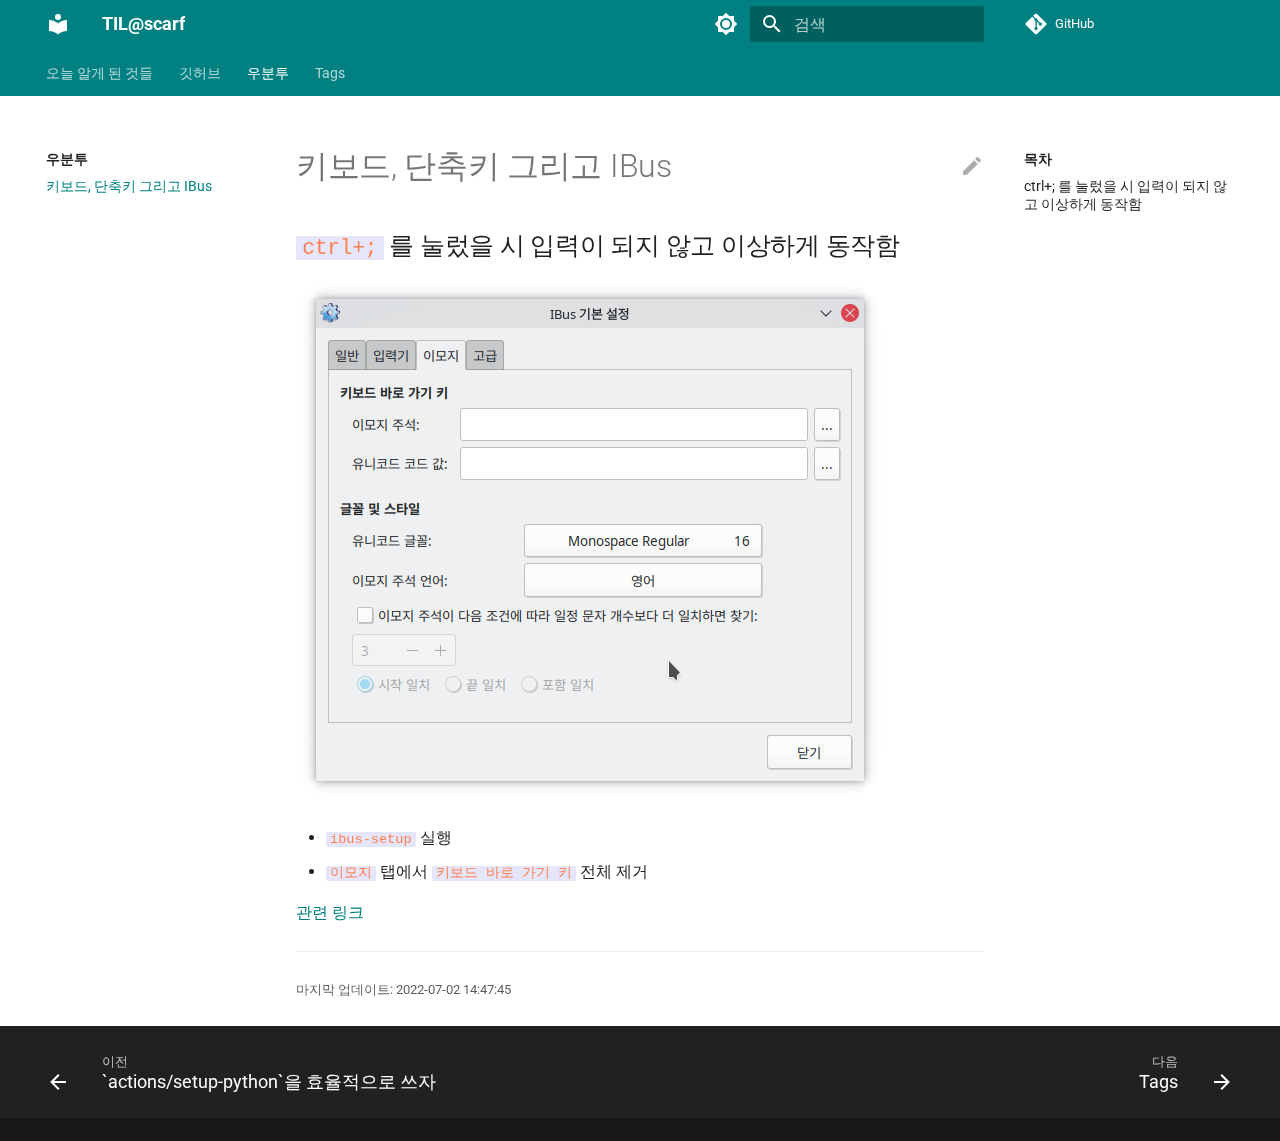
<file: 우분투/keyboard/index.html>
<!doctype html>
<html lang="kr" class="no-js">
  <head>
    
      <meta charset="utf-8">
      <meta name="viewport" content="width=device-width,initial-scale=1">
      
      
      
      <link rel="icon" href="../../assets/images/favicon.png">
      <meta name="generator" content="mkdocs-1.3.0, mkdocs-material-8.3.8">
    
    
      
        <title>키보드, 단축키 그리고 IBus - TIL@scarf</title>
      
    
    
      <link rel="stylesheet" href="../../assets/stylesheets/main.1d29e8d0.min.css">
      
        
        <link rel="stylesheet" href="../../assets/stylesheets/palette.cbb835fc.min.css">
        
      
      
    
    
    
      
        
        
        <link rel="preconnect" href="https://fonts.gstatic.com" crossorigin>
        <link rel="stylesheet" href="https://fonts.googleapis.com/css?family=Roboto:300,300i,400,400i,700,700i%7CUbuntu+Mono:400,400i,700,700i&display=fallback">
        <style>:root{--md-text-font:"Roboto";--md-code-font:"Ubuntu Mono"}</style>
      
    
    
      <link rel="stylesheet" href="../../stylesheets/extra.css">
    
    <script>__md_scope=new URL("../..",location),__md_get=(e,_=localStorage,t=__md_scope)=>JSON.parse(_.getItem(t.pathname+"."+e)),__md_set=(e,_,t=localStorage,a=__md_scope)=>{try{t.setItem(a.pathname+"."+e,JSON.stringify(_))}catch(e){}}</script>
    
      

    
    
  </head>
  
  
    
    
      
    
    
    
    
    <body dir="ltr" data-md-color-scheme="default" data-md-color-primary="" data-md-color-accent="">
  
    
    
      <script>var palette=__md_get("__palette");if(palette&&"object"==typeof palette.color)for(var key of Object.keys(palette.color))document.body.setAttribute("data-md-color-"+key,palette.color[key])</script>
    
    <input class="md-toggle" data-md-toggle="drawer" type="checkbox" id="__drawer" autocomplete="off">
    <input class="md-toggle" data-md-toggle="search" type="checkbox" id="__search" autocomplete="off">
    <label class="md-overlay" for="__drawer"></label>
    <div data-md-component="skip">
      
        
        <a href="#ibus" class="md-skip">
          콘텐츠로 이동
        </a>
      
    </div>
    <div data-md-component="announce">
      
    </div>
    
    
      

<header class="md-header" data-md-component="header">
  <nav class="md-header__inner md-grid" aria-label="Header">
    <a href="../.." title="TIL@scarf" class="md-header__button md-logo" aria-label="TIL@scarf" data-md-component="logo">
      
  
  <svg xmlns="http://www.w3.org/2000/svg" viewBox="0 0 24 24"><path d="M12 8a3 3 0 0 0 3-3 3 3 0 0 0-3-3 3 3 0 0 0-3 3 3 3 0 0 0 3 3m0 3.54C9.64 9.35 6.5 8 3 8v11c3.5 0 6.64 1.35 9 3.54 2.36-2.19 5.5-3.54 9-3.54V8c-3.5 0-6.64 1.35-9 3.54Z"/></svg>

    </a>
    <label class="md-header__button md-icon" for="__drawer">
      <svg xmlns="http://www.w3.org/2000/svg" viewBox="0 0 24 24"><path d="M3 6h18v2H3V6m0 5h18v2H3v-2m0 5h18v2H3v-2Z"/></svg>
    </label>
    <div class="md-header__title" data-md-component="header-title">
      <div class="md-header__ellipsis">
        <div class="md-header__topic">
          <span class="md-ellipsis">
            TIL@scarf
          </span>
        </div>
        <div class="md-header__topic" data-md-component="header-topic">
          <span class="md-ellipsis">
            
              키보드, 단축키 그리고 IBus
            
          </span>
        </div>
      </div>
    </div>
    
      <form class="md-header__option" data-md-component="palette">
        
          
          
          <input class="md-option" data-md-color-media="" data-md-color-scheme="default" data-md-color-primary="" data-md-color-accent=""  aria-label="Switch to dark mode"  type="radio" name="__palette" id="__palette_1">
          
            <label class="md-header__button md-icon" title="Switch to dark mode" for="__palette_2" hidden>
              <svg xmlns="http://www.w3.org/2000/svg" viewBox="0 0 24 24"><path d="M12 8a4 4 0 0 0-4 4 4 4 0 0 0 4 4 4 4 0 0 0 4-4 4 4 0 0 0-4-4m0 10a6 6 0 0 1-6-6 6 6 0 0 1 6-6 6 6 0 0 1 6 6 6 6 0 0 1-6 6m8-9.31V4h-4.69L12 .69 8.69 4H4v4.69L.69 12 4 15.31V20h4.69L12 23.31 15.31 20H20v-4.69L23.31 12 20 8.69Z"/></svg>
            </label>
          
        
          
          
          <input class="md-option" data-md-color-media="" data-md-color-scheme="slate" data-md-color-primary="" data-md-color-accent=""  aria-label="Switch to light mode"  type="radio" name="__palette" id="__palette_2">
          
            <label class="md-header__button md-icon" title="Switch to light mode" for="__palette_1" hidden>
              <svg xmlns="http://www.w3.org/2000/svg" viewBox="0 0 24 24"><path d="M12 18c-.89 0-1.74-.2-2.5-.55C11.56 16.5 13 14.42 13 12c0-2.42-1.44-4.5-3.5-5.45C10.26 6.2 11.11 6 12 6a6 6 0 0 1 6 6 6 6 0 0 1-6 6m8-9.31V4h-4.69L12 .69 8.69 4H4v4.69L.69 12 4 15.31V20h4.69L12 23.31 15.31 20H20v-4.69L23.31 12 20 8.69Z"/></svg>
            </label>
          
        
      </form>
    
    
    
      <label class="md-header__button md-icon" for="__search">
        <svg xmlns="http://www.w3.org/2000/svg" viewBox="0 0 24 24"><path d="M9.5 3A6.5 6.5 0 0 1 16 9.5c0 1.61-.59 3.09-1.56 4.23l.27.27h.79l5 5-1.5 1.5-5-5v-.79l-.27-.27A6.516 6.516 0 0 1 9.5 16 6.5 6.5 0 0 1 3 9.5 6.5 6.5 0 0 1 9.5 3m0 2C7 5 5 7 5 9.5S7 14 9.5 14 14 12 14 9.5 12 5 9.5 5Z"/></svg>
      </label>
      <div class="md-search" data-md-component="search" role="dialog">
  <label class="md-search__overlay" for="__search"></label>
  <div class="md-search__inner" role="search">
    <form class="md-search__form" name="search">
      <input type="text" class="md-search__input" name="query" aria-label="검색" placeholder="검색" autocapitalize="off" autocorrect="off" autocomplete="off" spellcheck="false" data-md-component="search-query" required>
      <label class="md-search__icon md-icon" for="__search">
        <svg xmlns="http://www.w3.org/2000/svg" viewBox="0 0 24 24"><path d="M9.5 3A6.5 6.5 0 0 1 16 9.5c0 1.61-.59 3.09-1.56 4.23l.27.27h.79l5 5-1.5 1.5-5-5v-.79l-.27-.27A6.516 6.516 0 0 1 9.5 16 6.5 6.5 0 0 1 3 9.5 6.5 6.5 0 0 1 9.5 3m0 2C7 5 5 7 5 9.5S7 14 9.5 14 14 12 14 9.5 12 5 9.5 5Z"/></svg>
        <svg xmlns="http://www.w3.org/2000/svg" viewBox="0 0 24 24"><path d="M20 11v2H8l5.5 5.5-1.42 1.42L4.16 12l7.92-7.92L13.5 5.5 8 11h12Z"/></svg>
      </label>
      <nav class="md-search__options" aria-label="검색">
        
        <button type="reset" class="md-search__icon md-icon" aria-label="지우기" tabindex="-1">
          <svg xmlns="http://www.w3.org/2000/svg" viewBox="0 0 24 24"><path d="M19 6.41 17.59 5 12 10.59 6.41 5 5 6.41 10.59 12 5 17.59 6.41 19 12 13.41 17.59 19 19 17.59 13.41 12 19 6.41Z"/></svg>
        </button>
      </nav>
      
        <div class="md-search__suggest" data-md-component="search-suggest"></div>
      
    </form>
    <div class="md-search__output">
      <div class="md-search__scrollwrap" data-md-scrollfix>
        <div class="md-search-result" data-md-component="search-result">
          <div class="md-search-result__meta">
            검색 초기화
          </div>
          <ol class="md-search-result__list"></ol>
        </div>
      </div>
    </div>
  </div>
</div>
    
    
      <div class="md-header__source">
        <a href="https://github.com/scarf005/TIL/" title="저장소로 이동" class="md-source" data-md-component="source">
  <div class="md-source__icon md-icon">
    
    <svg xmlns="http://www.w3.org/2000/svg" viewBox="0 0 448 512"><!--! Font Awesome Free 6.1.1 by @fontawesome - https://fontawesome.com License - https://fontawesome.com/license/free (Icons: CC BY 4.0, Fonts: SIL OFL 1.1, Code: MIT License) Copyright 2022 Fonticons, Inc.--><path d="M439.55 236.05 244 40.45a28.87 28.87 0 0 0-40.81 0l-40.66 40.63 51.52 51.52c27.06-9.14 52.68 16.77 43.39 43.68l49.66 49.66c34.23-11.8 61.18 31 35.47 56.69-26.49 26.49-70.21-2.87-56-37.34L240.22 199v121.85c25.3 12.54 22.26 41.85 9.08 55a34.34 34.34 0 0 1-48.55 0c-17.57-17.6-11.07-46.91 11.25-56v-123c-20.8-8.51-24.6-30.74-18.64-45L142.57 101 8.45 235.14a28.86 28.86 0 0 0 0 40.81l195.61 195.6a28.86 28.86 0 0 0 40.8 0l194.69-194.69a28.86 28.86 0 0 0 0-40.81z"/></svg>
  </div>
  <div class="md-source__repository">
    GitHub
  </div>
</a>
      </div>
    
  </nav>
  
</header>
    
    <div class="md-container" data-md-component="container">
      
      
        
          
            
<nav class="md-tabs" aria-label="Tabs" data-md-component="tabs">
  <div class="md-tabs__inner md-grid">
    <ul class="md-tabs__list">
      
        
  
  


  <li class="md-tabs__item">
    <a href="../.." class="md-tabs__link">
      오늘 알게 된 것들
    </a>
  </li>

      
        
  
  


  
  
  
    <li class="md-tabs__item">
      <a href="../../%EA%B9%83%ED%97%88%EB%B8%8C/action/" class="md-tabs__link">
        깃허브
      </a>
    </li>
  

      
        
  
  
    
  


  
  
  
    <li class="md-tabs__item">
      <a href="./" class="md-tabs__link md-tabs__link--active">
        우분투
      </a>
    </li>
  

      
        
  
  


  <li class="md-tabs__item">
    <a href="../../tags.html" class="md-tabs__link">
      Tags
    </a>
  </li>

      
    </ul>
  </div>
</nav>
          
        
      
      <main class="md-main" data-md-component="main">
        <div class="md-main__inner md-grid">
          
            
              
              <div class="md-sidebar md-sidebar--primary" data-md-component="sidebar" data-md-type="navigation" >
                <div class="md-sidebar__scrollwrap">
                  <div class="md-sidebar__inner">
                    

  


<nav class="md-nav md-nav--primary md-nav--lifted" aria-label="Navigation" data-md-level="0">
  <label class="md-nav__title" for="__drawer">
    <a href="../.." title="TIL@scarf" class="md-nav__button md-logo" aria-label="TIL@scarf" data-md-component="logo">
      
  
  <svg xmlns="http://www.w3.org/2000/svg" viewBox="0 0 24 24"><path d="M12 8a3 3 0 0 0 3-3 3 3 0 0 0-3-3 3 3 0 0 0-3 3 3 3 0 0 0 3 3m0 3.54C9.64 9.35 6.5 8 3 8v11c3.5 0 6.64 1.35 9 3.54 2.36-2.19 5.5-3.54 9-3.54V8c-3.5 0-6.64 1.35-9 3.54Z"/></svg>

    </a>
    TIL@scarf
  </label>
  
    <div class="md-nav__source">
      <a href="https://github.com/scarf005/TIL/" title="저장소로 이동" class="md-source" data-md-component="source">
  <div class="md-source__icon md-icon">
    
    <svg xmlns="http://www.w3.org/2000/svg" viewBox="0 0 448 512"><!--! Font Awesome Free 6.1.1 by @fontawesome - https://fontawesome.com License - https://fontawesome.com/license/free (Icons: CC BY 4.0, Fonts: SIL OFL 1.1, Code: MIT License) Copyright 2022 Fonticons, Inc.--><path d="M439.55 236.05 244 40.45a28.87 28.87 0 0 0-40.81 0l-40.66 40.63 51.52 51.52c27.06-9.14 52.68 16.77 43.39 43.68l49.66 49.66c34.23-11.8 61.18 31 35.47 56.69-26.49 26.49-70.21-2.87-56-37.34L240.22 199v121.85c25.3 12.54 22.26 41.85 9.08 55a34.34 34.34 0 0 1-48.55 0c-17.57-17.6-11.07-46.91 11.25-56v-123c-20.8-8.51-24.6-30.74-18.64-45L142.57 101 8.45 235.14a28.86 28.86 0 0 0 0 40.81l195.61 195.6a28.86 28.86 0 0 0 40.8 0l194.69-194.69a28.86 28.86 0 0 0 0-40.81z"/></svg>
  </div>
  <div class="md-source__repository">
    GitHub
  </div>
</a>
    </div>
  
  <ul class="md-nav__list" data-md-scrollfix>
    
      
      
      

  
  
  
    <li class="md-nav__item">
      <a href="../.." class="md-nav__link">
        오늘 알게 된 것들
      </a>
    </li>
  

    
      
      
      

  
  
  
    
    <li class="md-nav__item md-nav__item--nested">
      
      
        <input class="md-nav__toggle md-toggle" data-md-toggle="__nav_2" type="checkbox" id="__nav_2" >
      
      
      
      
        <label class="md-nav__link" for="__nav_2">
          깃허브
          <span class="md-nav__icon md-icon"></span>
        </label>
      
      <nav class="md-nav" aria-label="깃허브" data-md-level="1">
        <label class="md-nav__title" for="__nav_2">
          <span class="md-nav__icon md-icon"></span>
          깃허브
        </label>
        <ul class="md-nav__list" data-md-scrollfix>
          
            
              
  
  
  
    <li class="md-nav__item">
      <a href="../../%EA%B9%83%ED%97%88%EB%B8%8C/action/" class="md-nav__link">
        `actions/setup-python`을 효율적으로 쓰자
      </a>
    </li>
  

            
          
        </ul>
      </nav>
    </li>
  

    
      
      
      

  
  
    
  
  
    
    <li class="md-nav__item md-nav__item--active md-nav__item--nested">
      
      
        <input class="md-nav__toggle md-toggle" data-md-toggle="__nav_3" type="checkbox" id="__nav_3" checked>
      
      
      
      
        <label class="md-nav__link" for="__nav_3">
          우분투
          <span class="md-nav__icon md-icon"></span>
        </label>
      
      <nav class="md-nav" aria-label="우분투" data-md-level="1">
        <label class="md-nav__title" for="__nav_3">
          <span class="md-nav__icon md-icon"></span>
          우분투
        </label>
        <ul class="md-nav__list" data-md-scrollfix>
          
            
              
  
  
    
  
  
    <li class="md-nav__item md-nav__item--active">
      
      <input class="md-nav__toggle md-toggle" data-md-toggle="toc" type="checkbox" id="__toc">
      
      
        
      
      
        <label class="md-nav__link md-nav__link--active" for="__toc">
          키보드, 단축키 그리고 IBus
          <span class="md-nav__icon md-icon"></span>
        </label>
      
      <a href="./" class="md-nav__link md-nav__link--active">
        키보드, 단축키 그리고 IBus
      </a>
      
        

<nav class="md-nav md-nav--secondary" aria-label="목차">
  
  
  
    
  
  
    <label class="md-nav__title" for="__toc">
      <span class="md-nav__icon md-icon"></span>
      목차
    </label>
    <ul class="md-nav__list" data-md-component="toc" data-md-scrollfix>
      
        <li class="md-nav__item">
  <a href="#ctrl" class="md-nav__link">
    ctrl+; 를 눌렀을 시 입력이 되지 않고 이상하게 동작함
  </a>
  
</li>
      
    </ul>
  
</nav>
      
    </li>
  

            
          
        </ul>
      </nav>
    </li>
  

    
      
      
      

  
  
  
    <li class="md-nav__item">
      <a href="../../tags.html" class="md-nav__link">
        Tags
      </a>
    </li>
  

    
  </ul>
</nav>
                  </div>
                </div>
              </div>
            
            
              
              <div class="md-sidebar md-sidebar--secondary" data-md-component="sidebar" data-md-type="toc" >
                <div class="md-sidebar__scrollwrap">
                  <div class="md-sidebar__inner">
                    

<nav class="md-nav md-nav--secondary" aria-label="목차">
  
  
  
    
  
  
    <label class="md-nav__title" for="__toc">
      <span class="md-nav__icon md-icon"></span>
      목차
    </label>
    <ul class="md-nav__list" data-md-component="toc" data-md-scrollfix>
      
        <li class="md-nav__item">
  <a href="#ctrl" class="md-nav__link">
    ctrl+; 를 눌렀을 시 입력이 되지 않고 이상하게 동작함
  </a>
  
</li>
      
    </ul>
  
</nav>
                  </div>
                </div>
              </div>
            
          
          <div class="md-content" data-md-component="content">
            <article class="md-content__inner md-typeset">
              
                
  <a href="https://github.com/scarf005/TIL/edit/master/docs/우분투/keyboard.md" title="이 페이지를 편집" class="md-content__button md-icon">
    <svg xmlns="http://www.w3.org/2000/svg" viewBox="0 0 24 24"><path d="M20.71 7.04c.39-.39.39-1.04 0-1.41l-2.34-2.34c-.37-.39-1.02-.39-1.41 0l-1.84 1.83 3.75 3.75M3 17.25V21h3.75L17.81 9.93l-3.75-3.75L3 17.25Z"/></svg>
  </a>


  



<h1 id="ibus">키보드, 단축키 그리고 IBus</h1>
<h2 id="ctrl"><code>ctrl+;</code> 를 눌렀을 시 입력이 되지 않고 이상하게 동작함</h2>
<p><img alt="" src="../IBus%20%EA%B8%B0%EB%B3%B8%20%EC%84%A4%EC%A0%95_01.png" /></p>
<ul>
<li><code>ibus-setup</code> 실행</li>
<li><code>이모지</code> 탭에서 <code>키보드 바로 가기 키</code> 전체 제거</li>
</ul>
<p><a href="https://forums.debian.net/viewtopic.php?f=6&amp;p=752386">관련 링크</a></p>

  <hr>
<div class="md-source-file">
  <small>
    
      마지막 업데이트:
      <span class="git-revision-date-localized-plugin git-revision-date-localized-plugin-iso_datetime">2022-07-02 14:47:45</span>
      
    
  </small>
</div>

              
            </article>
            
          </div>
        </div>
        
      </main>
      
        <footer class="md-footer">
  
    
    <nav class="md-footer__inner md-grid" aria-label="Footer" >
      
        
        <a href="../../%EA%B9%83%ED%97%88%EB%B8%8C/action/" class="md-footer__link md-footer__link--prev" aria-label="이전: `actions/setup-python`을 효율적으로 쓰자" rel="prev">
          <div class="md-footer__button md-icon">
            <svg xmlns="http://www.w3.org/2000/svg" viewBox="0 0 24 24"><path d="M20 11v2H8l5.5 5.5-1.42 1.42L4.16 12l7.92-7.92L13.5 5.5 8 11h12Z"/></svg>
          </div>
          <div class="md-footer__title">
            <div class="md-ellipsis">
              <span class="md-footer__direction">
                이전
              </span>
              `actions/setup-python`을 효율적으로 쓰자
            </div>
          </div>
        </a>
      
      
        
        <a href="../../tags.html" class="md-footer__link md-footer__link--next" aria-label="다음: Tags" rel="next">
          <div class="md-footer__title">
            <div class="md-ellipsis">
              <span class="md-footer__direction">
                다음
              </span>
              Tags
            </div>
          </div>
          <div class="md-footer__button md-icon">
            <svg xmlns="http://www.w3.org/2000/svg" viewBox="0 0 24 24"><path d="M4 11v2h12l-5.5 5.5 1.42 1.42L19.84 12l-7.92-7.92L10.5 5.5 16 11H4Z"/></svg>
          </div>
        </a>
      
    </nav>
  
  <div class="md-footer-meta md-typeset">
    <div class="md-footer-meta__inner md-grid">
      <div class="md-copyright">
  
  
</div>
      
    </div>
  </div>
</footer>
      
    </div>
    <div class="md-dialog" data-md-component="dialog">
      <div class="md-dialog__inner md-typeset"></div>
    </div>
    <script id="__config" type="application/json">{"base": "../..", "features": ["navigation.instant", "navigation.tabs", "search.suggest", "search.highlight", "header.autohide"], "search": "../../assets/javascripts/workers/search.b97dbffb.min.js", "translations": {"clipboard.copied": "\ud074\ub9bd\ubcf4\ub4dc\uc5d0 \ubcf5\uc0ac\ub428", "clipboard.copy": "\ud074\ub9bd\ubcf4\ub4dc\ub85c \ubcf5\uc0ac", "search.config.lang": "en", "search.config.pipeline": " ", "search.config.separator": "[\\s\\-]+", "search.placeholder": "\uac80\uc0c9", "search.result.more.one": "\uc774 \ubb38\uc11c\uc5d0\uc11c 1\uac1c\uc758 \uac80\uc0c9 \uacb0\uacfc \ub354 \ubcf4\uae30", "search.result.more.other": "\uc774 \ubb38\uc11c\uc5d0\uc11c #\uac1c\uc758 \uac80\uc0c9 \uacb0\uacfc \ub354 \ubcf4\uae30", "search.result.none": "\uac80\uc0c9\uc5b4\uc640 \uc77c\uce58\ud558\ub294 \ubb38\uc11c\uac00 \uc5c6\uc2b5\ub2c8\ub2e4", "search.result.one": "1\uac1c\uc758 \uc77c\uce58\ud558\ub294 \ubb38\uc11c", "search.result.other": "#\uac1c\uc758 \uc77c\uce58\ud558\ub294 \ubb38\uc11c", "search.result.placeholder": "\uac80\uc0c9\uc5b4\ub97c \uc785\ub825\ud558\uc138\uc694", "search.result.term.missing": "\ud3ec\ud568\ub418\uc9c0 \uc54a\uc740 \uac80\uc0c9\uc5b4", "select.version.title": "\ubc84\uc804 \uc120\ud0dd"}}</script>
    
    
      <script src="../../assets/javascripts/bundle.0238f547.min.js"></script>
      
    
  </body>
</html>
</file>
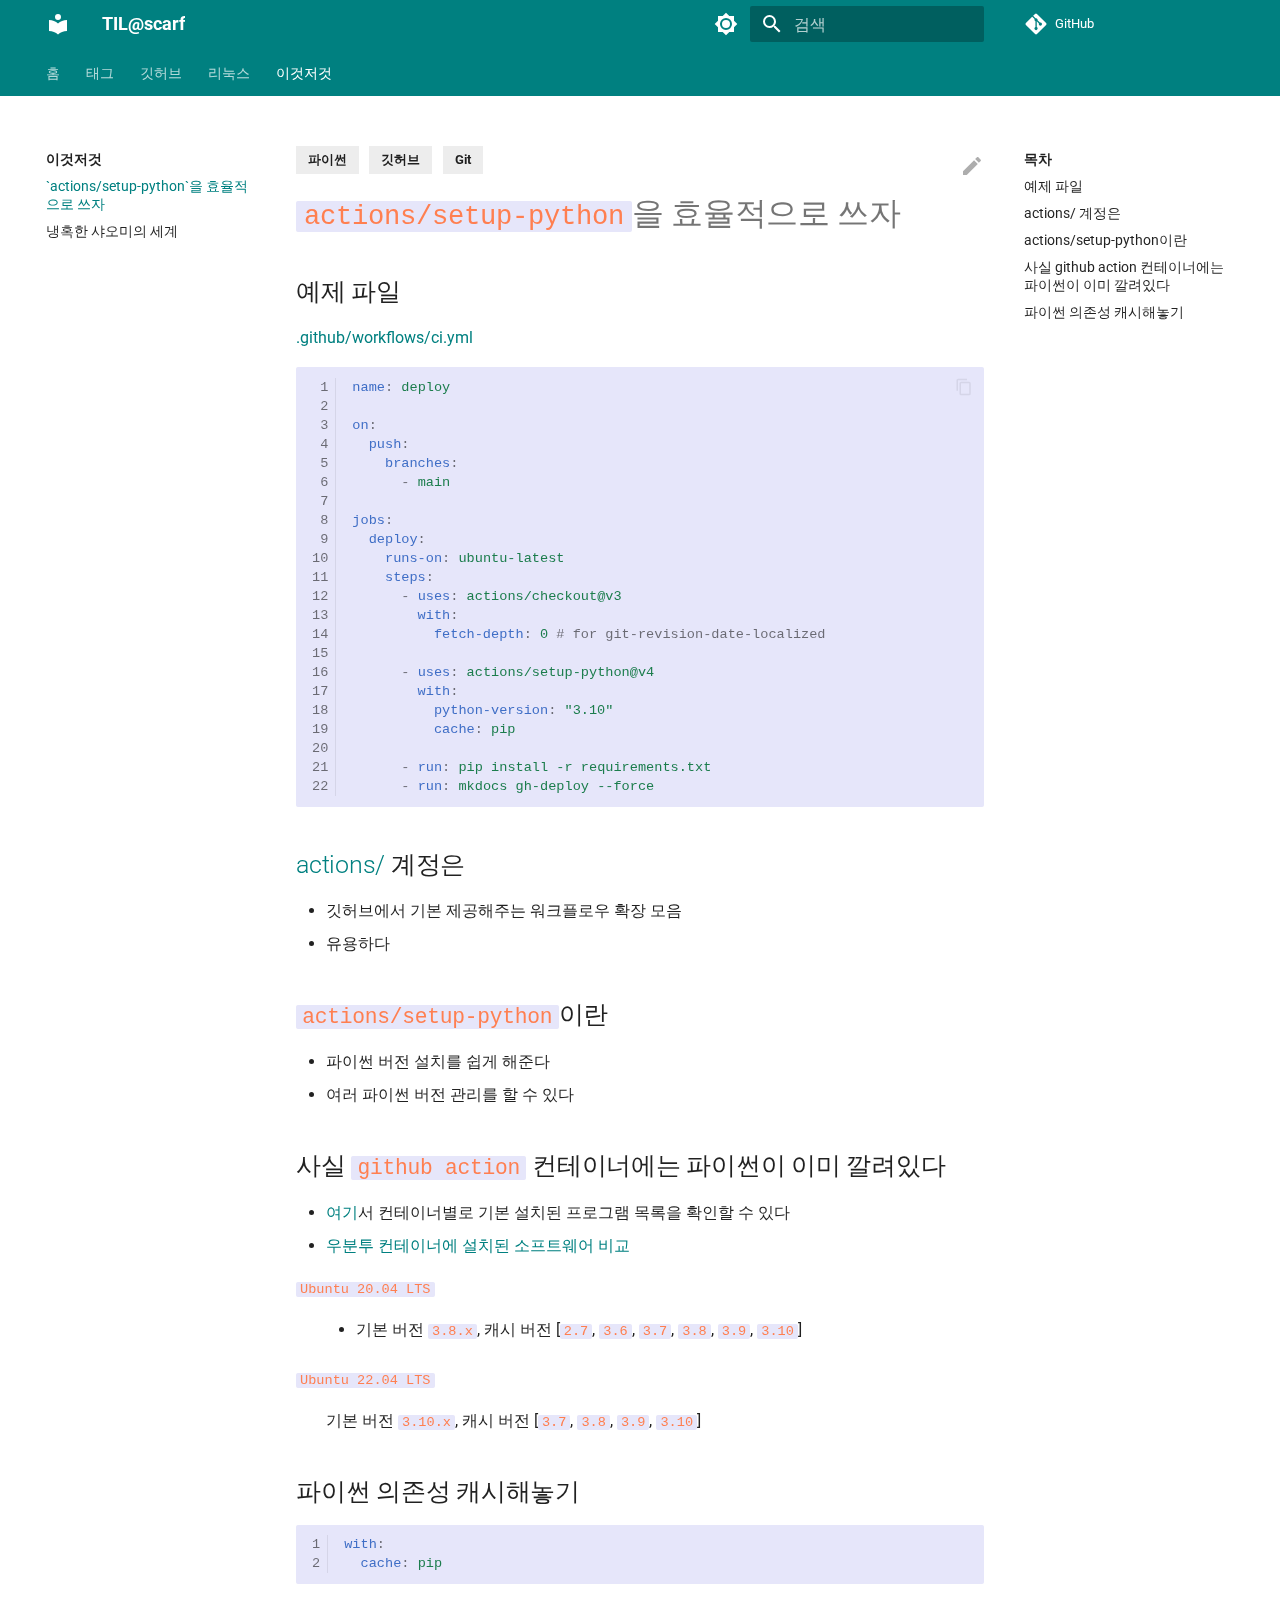
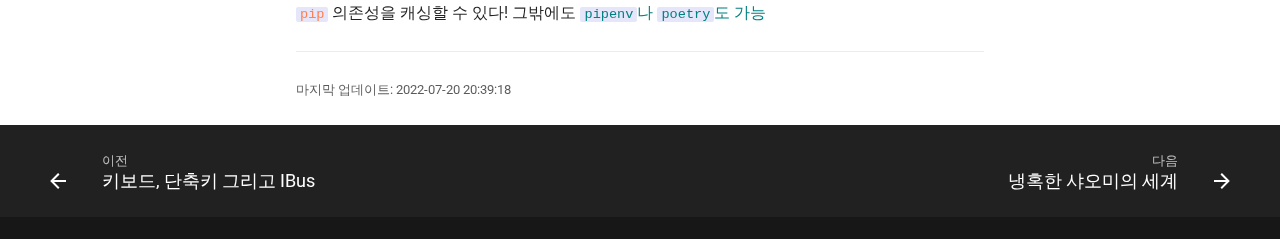
<file: 이것저것/action/index.html>
<!doctype html>
<html lang="kr" class="no-js">
  <head>
    
      <meta charset="utf-8">
      <meta name="viewport" content="width=device-width,initial-scale=1">
      
      
      
      <link rel="icon" href="../../assets/images/favicon.png">
      <meta name="generator" content="mkdocs-1.3.0, mkdocs-material-8.3.8">
    
    
      
        <title>`actions/setup-python`을 효율적으로 쓰자 - TIL@scarf</title>
      
    
    
      <link rel="stylesheet" href="../../assets/stylesheets/main.1d29e8d0.min.css">
      
        
        <link rel="stylesheet" href="../../assets/stylesheets/palette.cbb835fc.min.css">
        
      
      
    
    
    
      
        
        
        <link rel="preconnect" href="https://fonts.gstatic.com" crossorigin>
        <link rel="stylesheet" href="https://fonts.googleapis.com/css?family=Roboto:300,300i,400,400i,700,700i%7CUbuntu+Mono:400,400i,700,700i&display=fallback">
        <style>:root{--md-text-font:"Roboto";--md-code-font:"Ubuntu Mono"}</style>
      
    
    
      <link rel="stylesheet" href="../../stylesheets/extra.css">
    
    <script>__md_scope=new URL("../..",location),__md_get=(e,_=localStorage,t=__md_scope)=>JSON.parse(_.getItem(t.pathname+"."+e)),__md_set=(e,_,t=localStorage,a=__md_scope)=>{try{t.setItem(a.pathname+"."+e,JSON.stringify(_))}catch(e){}}</script>
    
      

    
    
  </head>
  
  
    
    
      
    
    
    
    
    <body dir="ltr" data-md-color-scheme="default" data-md-color-primary="" data-md-color-accent="">
  
    
    
      <script>var palette=__md_get("__palette");if(palette&&"object"==typeof palette.color)for(var key of Object.keys(palette.color))document.body.setAttribute("data-md-color-"+key,palette.color[key])</script>
    
    <input class="md-toggle" data-md-toggle="drawer" type="checkbox" id="__drawer" autocomplete="off">
    <input class="md-toggle" data-md-toggle="search" type="checkbox" id="__search" autocomplete="off">
    <label class="md-overlay" for="__drawer"></label>
    <div data-md-component="skip">
      
        
        <a href="#actionssetup-python" class="md-skip">
          콘텐츠로 이동
        </a>
      
    </div>
    <div data-md-component="announce">
      
    </div>
    
    
      

<header class="md-header" data-md-component="header">
  <nav class="md-header__inner md-grid" aria-label="Header">
    <a href="../.." title="TIL@scarf" class="md-header__button md-logo" aria-label="TIL@scarf" data-md-component="logo">
      
  
  <svg xmlns="http://www.w3.org/2000/svg" viewBox="0 0 24 24"><path d="M12 8a3 3 0 0 0 3-3 3 3 0 0 0-3-3 3 3 0 0 0-3 3 3 3 0 0 0 3 3m0 3.54C9.64 9.35 6.5 8 3 8v11c3.5 0 6.64 1.35 9 3.54 2.36-2.19 5.5-3.54 9-3.54V8c-3.5 0-6.64 1.35-9 3.54Z"/></svg>

    </a>
    <label class="md-header__button md-icon" for="__drawer">
      <svg xmlns="http://www.w3.org/2000/svg" viewBox="0 0 24 24"><path d="M3 6h18v2H3V6m0 5h18v2H3v-2m0 5h18v2H3v-2Z"/></svg>
    </label>
    <div class="md-header__title" data-md-component="header-title">
      <div class="md-header__ellipsis">
        <div class="md-header__topic">
          <span class="md-ellipsis">
            TIL@scarf
          </span>
        </div>
        <div class="md-header__topic" data-md-component="header-topic">
          <span class="md-ellipsis">
            
              `actions/setup-python`을 효율적으로 쓰자
            
          </span>
        </div>
      </div>
    </div>
    
      <form class="md-header__option" data-md-component="palette">
        
          
          
          <input class="md-option" data-md-color-media="" data-md-color-scheme="default" data-md-color-primary="" data-md-color-accent=""  aria-label="Switch to dark mode"  type="radio" name="__palette" id="__palette_1">
          
            <label class="md-header__button md-icon" title="Switch to dark mode" for="__palette_2" hidden>
              <svg xmlns="http://www.w3.org/2000/svg" viewBox="0 0 24 24"><path d="M12 8a4 4 0 0 0-4 4 4 4 0 0 0 4 4 4 4 0 0 0 4-4 4 4 0 0 0-4-4m0 10a6 6 0 0 1-6-6 6 6 0 0 1 6-6 6 6 0 0 1 6 6 6 6 0 0 1-6 6m8-9.31V4h-4.69L12 .69 8.69 4H4v4.69L.69 12 4 15.31V20h4.69L12 23.31 15.31 20H20v-4.69L23.31 12 20 8.69Z"/></svg>
            </label>
          
        
          
          
          <input class="md-option" data-md-color-media="" data-md-color-scheme="slate" data-md-color-primary="" data-md-color-accent=""  aria-label="Switch to light mode"  type="radio" name="__palette" id="__palette_2">
          
            <label class="md-header__button md-icon" title="Switch to light mode" for="__palette_1" hidden>
              <svg xmlns="http://www.w3.org/2000/svg" viewBox="0 0 24 24"><path d="M12 18c-.89 0-1.74-.2-2.5-.55C11.56 16.5 13 14.42 13 12c0-2.42-1.44-4.5-3.5-5.45C10.26 6.2 11.11 6 12 6a6 6 0 0 1 6 6 6 6 0 0 1-6 6m8-9.31V4h-4.69L12 .69 8.69 4H4v4.69L.69 12 4 15.31V20h4.69L12 23.31 15.31 20H20v-4.69L23.31 12 20 8.69Z"/></svg>
            </label>
          
        
      </form>
    
    
    
      <label class="md-header__button md-icon" for="__search">
        <svg xmlns="http://www.w3.org/2000/svg" viewBox="0 0 24 24"><path d="M9.5 3A6.5 6.5 0 0 1 16 9.5c0 1.61-.59 3.09-1.56 4.23l.27.27h.79l5 5-1.5 1.5-5-5v-.79l-.27-.27A6.516 6.516 0 0 1 9.5 16 6.5 6.5 0 0 1 3 9.5 6.5 6.5 0 0 1 9.5 3m0 2C7 5 5 7 5 9.5S7 14 9.5 14 14 12 14 9.5 12 5 9.5 5Z"/></svg>
      </label>
      <div class="md-search" data-md-component="search" role="dialog">
  <label class="md-search__overlay" for="__search"></label>
  <div class="md-search__inner" role="search">
    <form class="md-search__form" name="search">
      <input type="text" class="md-search__input" name="query" aria-label="검색" placeholder="검색" autocapitalize="off" autocorrect="off" autocomplete="off" spellcheck="false" data-md-component="search-query" required>
      <label class="md-search__icon md-icon" for="__search">
        <svg xmlns="http://www.w3.org/2000/svg" viewBox="0 0 24 24"><path d="M9.5 3A6.5 6.5 0 0 1 16 9.5c0 1.61-.59 3.09-1.56 4.23l.27.27h.79l5 5-1.5 1.5-5-5v-.79l-.27-.27A6.516 6.516 0 0 1 9.5 16 6.5 6.5 0 0 1 3 9.5 6.5 6.5 0 0 1 9.5 3m0 2C7 5 5 7 5 9.5S7 14 9.5 14 14 12 14 9.5 12 5 9.5 5Z"/></svg>
        <svg xmlns="http://www.w3.org/2000/svg" viewBox="0 0 24 24"><path d="M20 11v2H8l5.5 5.5-1.42 1.42L4.16 12l7.92-7.92L13.5 5.5 8 11h12Z"/></svg>
      </label>
      <nav class="md-search__options" aria-label="검색">
        
        <button type="reset" class="md-search__icon md-icon" aria-label="지우기" tabindex="-1">
          <svg xmlns="http://www.w3.org/2000/svg" viewBox="0 0 24 24"><path d="M19 6.41 17.59 5 12 10.59 6.41 5 5 6.41 10.59 12 5 17.59 6.41 19 12 13.41 17.59 19 19 17.59 13.41 12 19 6.41Z"/></svg>
        </button>
      </nav>
      
        <div class="md-search__suggest" data-md-component="search-suggest"></div>
      
    </form>
    <div class="md-search__output">
      <div class="md-search__scrollwrap" data-md-scrollfix>
        <div class="md-search-result" data-md-component="search-result">
          <div class="md-search-result__meta">
            검색 초기화
          </div>
          <ol class="md-search-result__list"></ol>
        </div>
      </div>
    </div>
  </div>
</div>
    
    
      <div class="md-header__source">
        <a href="https://github.com/scarf005/TIL/" title="저장소로 이동" class="md-source" data-md-component="source">
  <div class="md-source__icon md-icon">
    
    <svg xmlns="http://www.w3.org/2000/svg" viewBox="0 0 448 512"><!--! Font Awesome Free 6.1.1 by @fontawesome - https://fontawesome.com License - https://fontawesome.com/license/free (Icons: CC BY 4.0, Fonts: SIL OFL 1.1, Code: MIT License) Copyright 2022 Fonticons, Inc.--><path d="M439.55 236.05 244 40.45a28.87 28.87 0 0 0-40.81 0l-40.66 40.63 51.52 51.52c27.06-9.14 52.68 16.77 43.39 43.68l49.66 49.66c34.23-11.8 61.18 31 35.47 56.69-26.49 26.49-70.21-2.87-56-37.34L240.22 199v121.85c25.3 12.54 22.26 41.85 9.08 55a34.34 34.34 0 0 1-48.55 0c-17.57-17.6-11.07-46.91 11.25-56v-123c-20.8-8.51-24.6-30.74-18.64-45L142.57 101 8.45 235.14a28.86 28.86 0 0 0 0 40.81l195.61 195.6a28.86 28.86 0 0 0 40.8 0l194.69-194.69a28.86 28.86 0 0 0 0-40.81z"/></svg>
  </div>
  <div class="md-source__repository">
    GitHub
  </div>
</a>
      </div>
    
  </nav>
  
</header>
    
    <div class="md-container" data-md-component="container">
      
      
        
          
            
<nav class="md-tabs" aria-label="Tabs" data-md-component="tabs">
  <div class="md-tabs__inner md-grid">
    <ul class="md-tabs__list">
      
        
  
  


  <li class="md-tabs__item">
    <a href="../.." class="md-tabs__link">
      홈
    </a>
  </li>

      
        
  
  


  <li class="md-tabs__item">
    <a href="../../tags/" class="md-tabs__link">
      태그
    </a>
  </li>

      
        
  
  


  
  
  
    <li class="md-tabs__item">
      <a href="../../%EA%B9%83%ED%97%88%EB%B8%8C/pr/" class="md-tabs__link">
        깃허브
      </a>
    </li>
  

      
        
  
  


  
  
  
    <li class="md-tabs__item">
      <a href="../../%EB%A6%AC%EB%88%85%EC%8A%A4/keyboard/" class="md-tabs__link">
        리눅스
      </a>
    </li>
  

      
        
  
  
    
  


  
  
  
    <li class="md-tabs__item">
      <a href="./" class="md-tabs__link md-tabs__link--active">
        이것저것
      </a>
    </li>
  

      
    </ul>
  </div>
</nav>
          
        
      
      <main class="md-main" data-md-component="main">
        <div class="md-main__inner md-grid">
          
            
              
              <div class="md-sidebar md-sidebar--primary" data-md-component="sidebar" data-md-type="navigation" >
                <div class="md-sidebar__scrollwrap">
                  <div class="md-sidebar__inner">
                    

  


<nav class="md-nav md-nav--primary md-nav--lifted" aria-label="Navigation" data-md-level="0">
  <label class="md-nav__title" for="__drawer">
    <a href="../.." title="TIL@scarf" class="md-nav__button md-logo" aria-label="TIL@scarf" data-md-component="logo">
      
  
  <svg xmlns="http://www.w3.org/2000/svg" viewBox="0 0 24 24"><path d="M12 8a3 3 0 0 0 3-3 3 3 0 0 0-3-3 3 3 0 0 0-3 3 3 3 0 0 0 3 3m0 3.54C9.64 9.35 6.5 8 3 8v11c3.5 0 6.64 1.35 9 3.54 2.36-2.19 5.5-3.54 9-3.54V8c-3.5 0-6.64 1.35-9 3.54Z"/></svg>

    </a>
    TIL@scarf
  </label>
  
    <div class="md-nav__source">
      <a href="https://github.com/scarf005/TIL/" title="저장소로 이동" class="md-source" data-md-component="source">
  <div class="md-source__icon md-icon">
    
    <svg xmlns="http://www.w3.org/2000/svg" viewBox="0 0 448 512"><!--! Font Awesome Free 6.1.1 by @fontawesome - https://fontawesome.com License - https://fontawesome.com/license/free (Icons: CC BY 4.0, Fonts: SIL OFL 1.1, Code: MIT License) Copyright 2022 Fonticons, Inc.--><path d="M439.55 236.05 244 40.45a28.87 28.87 0 0 0-40.81 0l-40.66 40.63 51.52 51.52c27.06-9.14 52.68 16.77 43.39 43.68l49.66 49.66c34.23-11.8 61.18 31 35.47 56.69-26.49 26.49-70.21-2.87-56-37.34L240.22 199v121.85c25.3 12.54 22.26 41.85 9.08 55a34.34 34.34 0 0 1-48.55 0c-17.57-17.6-11.07-46.91 11.25-56v-123c-20.8-8.51-24.6-30.74-18.64-45L142.57 101 8.45 235.14a28.86 28.86 0 0 0 0 40.81l195.61 195.6a28.86 28.86 0 0 0 40.8 0l194.69-194.69a28.86 28.86 0 0 0 0-40.81z"/></svg>
  </div>
  <div class="md-source__repository">
    GitHub
  </div>
</a>
    </div>
  
  <ul class="md-nav__list" data-md-scrollfix>
    
      
      
      

  
  
  
    <li class="md-nav__item">
      <a href="../.." class="md-nav__link">
        홈
      </a>
    </li>
  

    
      
      
      

  
  
  
    <li class="md-nav__item">
      <a href="../../tags/" class="md-nav__link">
        태그
      </a>
    </li>
  

    
      
      
      

  
  
  
    
    <li class="md-nav__item md-nav__item--nested">
      
      
        <input class="md-nav__toggle md-toggle" data-md-toggle="__nav_3" type="checkbox" id="__nav_3" >
      
      
      
      
        <label class="md-nav__link" for="__nav_3">
          깃허브
          <span class="md-nav__icon md-icon"></span>
        </label>
      
      <nav class="md-nav" aria-label="깃허브" data-md-level="1">
        <label class="md-nav__title" for="__nav_3">
          <span class="md-nav__icon md-icon"></span>
          깃허브
        </label>
        <ul class="md-nav__list" data-md-scrollfix>
          
            
              
  
  
  
    <li class="md-nav__item">
      <a href="../../%EA%B9%83%ED%97%88%EB%B8%8C/pr/" class="md-nav__link">
        깃허브 PR 활용법
      </a>
    </li>
  

            
          
        </ul>
      </nav>
    </li>
  

    
      
      
      

  
  
  
    
    <li class="md-nav__item md-nav__item--nested">
      
      
        <input class="md-nav__toggle md-toggle" data-md-toggle="__nav_4" type="checkbox" id="__nav_4" >
      
      
      
      
        <label class="md-nav__link" for="__nav_4">
          리눅스
          <span class="md-nav__icon md-icon"></span>
        </label>
      
      <nav class="md-nav" aria-label="리눅스" data-md-level="1">
        <label class="md-nav__title" for="__nav_4">
          <span class="md-nav__icon md-icon"></span>
          리눅스
        </label>
        <ul class="md-nav__list" data-md-scrollfix>
          
            
              
  
  
  
    <li class="md-nav__item">
      <a href="../../%EB%A6%AC%EB%88%85%EC%8A%A4/keyboard/" class="md-nav__link">
        키보드, 단축키 그리고 IBus
      </a>
    </li>
  

            
          
        </ul>
      </nav>
    </li>
  

    
      
      
      

  
  
    
  
  
    
    <li class="md-nav__item md-nav__item--active md-nav__item--nested">
      
      
        <input class="md-nav__toggle md-toggle" data-md-toggle="__nav_5" type="checkbox" id="__nav_5" checked>
      
      
      
      
        <label class="md-nav__link" for="__nav_5">
          이것저것
          <span class="md-nav__icon md-icon"></span>
        </label>
      
      <nav class="md-nav" aria-label="이것저것" data-md-level="1">
        <label class="md-nav__title" for="__nav_5">
          <span class="md-nav__icon md-icon"></span>
          이것저것
        </label>
        <ul class="md-nav__list" data-md-scrollfix>
          
            
              
  
  
    
  
  
    <li class="md-nav__item md-nav__item--active">
      
      <input class="md-nav__toggle md-toggle" data-md-toggle="toc" type="checkbox" id="__toc">
      
      
        
      
      
        <label class="md-nav__link md-nav__link--active" for="__toc">
          `actions/setup-python`을 효율적으로 쓰자
          <span class="md-nav__icon md-icon"></span>
        </label>
      
      <a href="./" class="md-nav__link md-nav__link--active">
        `actions/setup-python`을 효율적으로 쓰자
      </a>
      
        

<nav class="md-nav md-nav--secondary" aria-label="목차">
  
  
  
    
  
  
    <label class="md-nav__title" for="__toc">
      <span class="md-nav__icon md-icon"></span>
      목차
    </label>
    <ul class="md-nav__list" data-md-component="toc" data-md-scrollfix>
      
        <li class="md-nav__item">
  <a href="#_1" class="md-nav__link">
    예제 파일
  </a>
  
</li>
      
        <li class="md-nav__item">
  <a href="#actions" class="md-nav__link">
    actions/ 계정은
  </a>
  
</li>
      
        <li class="md-nav__item">
  <a href="#actionssetup-python_1" class="md-nav__link">
    actions/setup-python이란
  </a>
  
</li>
      
        <li class="md-nav__item">
  <a href="#github-action" class="md-nav__link">
    사실 github action 컨테이너에는 파이썬이 이미 깔려있다
  </a>
  
</li>
      
        <li class="md-nav__item">
  <a href="#_2" class="md-nav__link">
    파이썬 의존성 캐시해놓기
  </a>
  
</li>
      
    </ul>
  
</nav>
      
    </li>
  

            
          
            
              
  
  
  
    <li class="md-nav__item">
      <a href="../phone/" class="md-nav__link">
        냉혹한 샤오미의 세계
      </a>
    </li>
  

            
          
        </ul>
      </nav>
    </li>
  

    
  </ul>
</nav>
                  </div>
                </div>
              </div>
            
            
              
              <div class="md-sidebar md-sidebar--secondary" data-md-component="sidebar" data-md-type="toc" >
                <div class="md-sidebar__scrollwrap">
                  <div class="md-sidebar__inner">
                    

<nav class="md-nav md-nav--secondary" aria-label="목차">
  
  
  
    
  
  
    <label class="md-nav__title" for="__toc">
      <span class="md-nav__icon md-icon"></span>
      목차
    </label>
    <ul class="md-nav__list" data-md-component="toc" data-md-scrollfix>
      
        <li class="md-nav__item">
  <a href="#_1" class="md-nav__link">
    예제 파일
  </a>
  
</li>
      
        <li class="md-nav__item">
  <a href="#actions" class="md-nav__link">
    actions/ 계정은
  </a>
  
</li>
      
        <li class="md-nav__item">
  <a href="#actionssetup-python_1" class="md-nav__link">
    actions/setup-python이란
  </a>
  
</li>
      
        <li class="md-nav__item">
  <a href="#github-action" class="md-nav__link">
    사실 github action 컨테이너에는 파이썬이 이미 깔려있다
  </a>
  
</li>
      
        <li class="md-nav__item">
  <a href="#_2" class="md-nav__link">
    파이썬 의존성 캐시해놓기
  </a>
  
</li>
      
    </ul>
  
</nav>
                  </div>
                </div>
              </div>
            
          
          <div class="md-content" data-md-component="content">
            <article class="md-content__inner md-typeset">
              
                
  <a href="https://github.com/scarf005/TIL/edit/master/docs/이것저것/action.md" title="이 페이지를 편집" class="md-content__button md-icon">
    <svg xmlns="http://www.w3.org/2000/svg" viewBox="0 0 24 24"><path d="M20.71 7.04c.39-.39.39-1.04 0-1.41l-2.34-2.34c-.37-.39-1.02-.39-1.41 0l-1.84 1.83 3.75 3.75M3 17.25V21h3.75L17.81 9.93l-3.75-3.75L3 17.25Z"/></svg>
  </a>


  

  <nav class="md-tags" >
    
      
        <a href="../../tags/#" class="md-tag">
          파이썬
        </a>
      
    
      
        <a href="../../tags/#" class="md-tag">
          깃허브
        </a>
      
    
      
        <a href="../../tags/#git" class="md-tag">
          Git
        </a>
      
    
  </nav>



<h1 id="actionssetup-python"><code>actions/setup-python</code>을 효율적으로 쓰자</h1>
<h2 id="_1">예제 파일</h2>
<p><a href="https://github.com/scarf005/til/blob/main/.github/workflows/ci.yml">.github/workflows/ci.yml</a></p>
<div class="highlight"><table class="highlighttable"><tr><td class="linenos"><div class="linenodiv"><pre><span></span><span class="normal"><a href="#__codelineno-0-1"> 1</a></span>
<span class="normal"><a href="#__codelineno-0-2"> 2</a></span>
<span class="normal"><a href="#__codelineno-0-3"> 3</a></span>
<span class="normal"><a href="#__codelineno-0-4"> 4</a></span>
<span class="normal"><a href="#__codelineno-0-5"> 5</a></span>
<span class="normal"><a href="#__codelineno-0-6"> 6</a></span>
<span class="normal"><a href="#__codelineno-0-7"> 7</a></span>
<span class="normal"><a href="#__codelineno-0-8"> 8</a></span>
<span class="normal"><a href="#__codelineno-0-9"> 9</a></span>
<span class="normal"><a href="#__codelineno-0-10">10</a></span>
<span class="normal"><a href="#__codelineno-0-11">11</a></span>
<span class="normal"><a href="#__codelineno-0-12">12</a></span>
<span class="normal"><a href="#__codelineno-0-13">13</a></span>
<span class="normal"><a href="#__codelineno-0-14">14</a></span>
<span class="normal"><a href="#__codelineno-0-15">15</a></span>
<span class="normal"><a href="#__codelineno-0-16">16</a></span>
<span class="normal"><a href="#__codelineno-0-17">17</a></span>
<span class="normal"><a href="#__codelineno-0-18">18</a></span>
<span class="normal"><a href="#__codelineno-0-19">19</a></span>
<span class="normal"><a href="#__codelineno-0-20">20</a></span>
<span class="normal"><a href="#__codelineno-0-21">21</a></span>
<span class="normal"><a href="#__codelineno-0-22">22</a></span></pre></div></td><td class="code"><div><pre><span></span><code><a id="__codelineno-0-1" name="__codelineno-0-1"></a><span class="nt">name</span><span class="p">:</span><span class="w"> </span><span class="l l-Scalar l-Scalar-Plain">deploy</span><span class="w"></span>
<a id="__codelineno-0-2" name="__codelineno-0-2"></a>
<a id="__codelineno-0-3" name="__codelineno-0-3"></a><span class="nt">on</span><span class="p">:</span><span class="w"></span>
<a id="__codelineno-0-4" name="__codelineno-0-4"></a><span class="w">  </span><span class="nt">push</span><span class="p">:</span><span class="w"></span>
<a id="__codelineno-0-5" name="__codelineno-0-5"></a><span class="w">    </span><span class="nt">branches</span><span class="p">:</span><span class="w"></span>
<a id="__codelineno-0-6" name="__codelineno-0-6"></a><span class="w">      </span><span class="p p-Indicator">-</span><span class="w"> </span><span class="l l-Scalar l-Scalar-Plain">main</span><span class="w"></span>
<a id="__codelineno-0-7" name="__codelineno-0-7"></a>
<a id="__codelineno-0-8" name="__codelineno-0-8"></a><span class="nt">jobs</span><span class="p">:</span><span class="w"></span>
<a id="__codelineno-0-9" name="__codelineno-0-9"></a><span class="w">  </span><span class="nt">deploy</span><span class="p">:</span><span class="w"></span>
<a id="__codelineno-0-10" name="__codelineno-0-10"></a><span class="w">    </span><span class="nt">runs-on</span><span class="p">:</span><span class="w"> </span><span class="l l-Scalar l-Scalar-Plain">ubuntu-latest</span><span class="w"></span>
<a id="__codelineno-0-11" name="__codelineno-0-11"></a><span class="w">    </span><span class="nt">steps</span><span class="p">:</span><span class="w"></span>
<a id="__codelineno-0-12" name="__codelineno-0-12"></a><span class="w">      </span><span class="p p-Indicator">-</span><span class="w"> </span><span class="nt">uses</span><span class="p">:</span><span class="w"> </span><span class="l l-Scalar l-Scalar-Plain">actions/checkout@v3</span><span class="w"></span>
<a id="__codelineno-0-13" name="__codelineno-0-13"></a><span class="w">        </span><span class="nt">with</span><span class="p">:</span><span class="w"></span>
<a id="__codelineno-0-14" name="__codelineno-0-14"></a><span class="w">          </span><span class="nt">fetch-depth</span><span class="p">:</span><span class="w"> </span><span class="l l-Scalar l-Scalar-Plain">0</span><span class="w"> </span><span class="c1"># for git-revision-date-localized</span><span class="w"></span>
<a id="__codelineno-0-15" name="__codelineno-0-15"></a>
<a id="__codelineno-0-16" name="__codelineno-0-16"></a><span class="w">      </span><span class="p p-Indicator">-</span><span class="w"> </span><span class="nt">uses</span><span class="p">:</span><span class="w"> </span><span class="l l-Scalar l-Scalar-Plain">actions/setup-python@v4</span><span class="w"></span>
<a id="__codelineno-0-17" name="__codelineno-0-17"></a><span class="w">        </span><span class="nt">with</span><span class="p">:</span><span class="w"></span>
<a id="__codelineno-0-18" name="__codelineno-0-18"></a><span class="w">          </span><span class="nt">python-version</span><span class="p">:</span><span class="w"> </span><span class="s">&quot;3.10&quot;</span><span class="w"></span>
<a id="__codelineno-0-19" name="__codelineno-0-19"></a><span class="w">          </span><span class="nt">cache</span><span class="p">:</span><span class="w"> </span><span class="l l-Scalar l-Scalar-Plain">pip</span><span class="w"></span>
<a id="__codelineno-0-20" name="__codelineno-0-20"></a>
<a id="__codelineno-0-21" name="__codelineno-0-21"></a><span class="w">      </span><span class="p p-Indicator">-</span><span class="w"> </span><span class="nt">run</span><span class="p">:</span><span class="w"> </span><span class="l l-Scalar l-Scalar-Plain">pip install -r requirements.txt</span><span class="w"></span>
<a id="__codelineno-0-22" name="__codelineno-0-22"></a><span class="w">      </span><span class="p p-Indicator">-</span><span class="w"> </span><span class="nt">run</span><span class="p">:</span><span class="w"> </span><span class="l l-Scalar l-Scalar-Plain">mkdocs gh-deploy --force</span><span class="w"></span>
</code></pre></div></td></tr></table></div>
<h2 id="actions"><a href="https://github.com/actions">actions/</a> 계정은</h2>
<ul>
<li>깃허브에서 기본 제공해주는 워크플로우 확장 모음</li>
<li>유용하다</li>
</ul>
<h2 id="actionssetup-python_1"><code>actions/setup-python</code>이란</h2>
<ul>
<li>파이썬 버전 설치를 쉽게 해준다</li>
<li>여러 파이썬 버전 관리를 할 수 있다</li>
</ul>
<h2 id="github-action">사실 <code>github action</code> 컨테이너에는 파이썬이 이미 깔려있다</h2>
<ul>
<li><a href="https://docs.github.com/en/actions/using-github-hosted-runners/about-github-hosted-runners#supported-software">여기</a>서 컨테이너별로 기본 설치된 프로그램 목록을 확인할 수 있다</li>
<li><a href="https://github.com/actions/virtual-environments/issues/5490">우분투 컨테이너에 설치된 소프트웨어 비교</a></li>
</ul>
<dl>
<dt><code>Ubuntu 20.04 LTS</code></dt>
<dd>
<ul>
<li>기본 버전 <code>3.8.x</code>, 캐시 버전 [<code>2.7</code>, <code>3.6</code>, <code>3.7</code>, <code>3.8</code>, <code>3.9</code>, <code>3.10</code>]</li>
</ul>
</dd>
<dt><code>Ubuntu 22.04 LTS</code></dt>
<dd>기본 버전 <code>3.10.x</code>, 캐시 버전 [<code>3.7</code>, <code>3.8</code>, <code>3.9</code>, <code>3.10</code>]</dd>
</dl>
<h2 id="_2">파이썬 의존성 캐시해놓기</h2>
<div class="highlight"><table class="highlighttable"><tr><td class="linenos"><div class="linenodiv"><pre><span></span><span class="normal"><a href="#__codelineno-1-1">1</a></span>
<span class="normal"><a href="#__codelineno-1-2">2</a></span></pre></div></td><td class="code"><div><pre><span></span><code><a id="__codelineno-1-1" name="__codelineno-1-1"></a><span class="nt">with</span><span class="p">:</span><span class="w"></span>
<a id="__codelineno-1-2" name="__codelineno-1-2"></a><span class="w">  </span><span class="nt">cache</span><span class="p">:</span><span class="w"> </span><span class="l l-Scalar l-Scalar-Plain">pip</span><span class="w"></span>
</code></pre></div></td></tr></table></div>
<p><code>pip</code> 의존성을 캐싱할 수 있다! 그밖에도 <a href="https://github.com/actions/setup-python#caching-packages-dependencies"><code>pipenv</code>나 <code>poetry</code>도 가능</a></p>

  <hr>
<div class="md-source-file">
  <small>
    
      마지막 업데이트:
      <span class="git-revision-date-localized-plugin git-revision-date-localized-plugin-iso_datetime">2022-07-20 20:39:18</span>
      
    
  </small>
</div>

              
            </article>
            
          </div>
        </div>
        
      </main>
      
        <footer class="md-footer">
  
    
    <nav class="md-footer__inner md-grid" aria-label="Footer" >
      
        
        <a href="../../%EB%A6%AC%EB%88%85%EC%8A%A4/keyboard/" class="md-footer__link md-footer__link--prev" aria-label="이전: 키보드, 단축키 그리고 IBus" rel="prev">
          <div class="md-footer__button md-icon">
            <svg xmlns="http://www.w3.org/2000/svg" viewBox="0 0 24 24"><path d="M20 11v2H8l5.5 5.5-1.42 1.42L4.16 12l7.92-7.92L13.5 5.5 8 11h12Z"/></svg>
          </div>
          <div class="md-footer__title">
            <div class="md-ellipsis">
              <span class="md-footer__direction">
                이전
              </span>
              키보드, 단축키 그리고 IBus
            </div>
          </div>
        </a>
      
      
        
        <a href="../phone/" class="md-footer__link md-footer__link--next" aria-label="다음: 냉혹한 샤오미의 세계" rel="next">
          <div class="md-footer__title">
            <div class="md-ellipsis">
              <span class="md-footer__direction">
                다음
              </span>
              냉혹한 샤오미의 세계
            </div>
          </div>
          <div class="md-footer__button md-icon">
            <svg xmlns="http://www.w3.org/2000/svg" viewBox="0 0 24 24"><path d="M4 11v2h12l-5.5 5.5 1.42 1.42L19.84 12l-7.92-7.92L10.5 5.5 16 11H4Z"/></svg>
          </div>
        </a>
      
    </nav>
  
  <div class="md-footer-meta md-typeset">
    <div class="md-footer-meta__inner md-grid">
      <div class="md-copyright">
  
  
</div>
      
    </div>
  </div>
</footer>
      
    </div>
    <div class="md-dialog" data-md-component="dialog">
      <div class="md-dialog__inner md-typeset"></div>
    </div>
    <script id="__config" type="application/json">{"base": "../..", "features": ["navigation.instant", "navigation.tabs", "search.suggest", "search.highlight", "header.autohide"], "search": "../../assets/javascripts/workers/search.b97dbffb.min.js", "translations": {"clipboard.copied": "\ud074\ub9bd\ubcf4\ub4dc\uc5d0 \ubcf5\uc0ac\ub428", "clipboard.copy": "\ud074\ub9bd\ubcf4\ub4dc\ub85c \ubcf5\uc0ac", "search.config.lang": "en", "search.config.pipeline": " ", "search.config.separator": "[\\s\\-]+", "search.placeholder": "\uac80\uc0c9", "search.result.more.one": "\uc774 \ubb38\uc11c\uc5d0\uc11c 1\uac1c\uc758 \uac80\uc0c9 \uacb0\uacfc \ub354 \ubcf4\uae30", "search.result.more.other": "\uc774 \ubb38\uc11c\uc5d0\uc11c #\uac1c\uc758 \uac80\uc0c9 \uacb0\uacfc \ub354 \ubcf4\uae30", "search.result.none": "\uac80\uc0c9\uc5b4\uc640 \uc77c\uce58\ud558\ub294 \ubb38\uc11c\uac00 \uc5c6\uc2b5\ub2c8\ub2e4", "search.result.one": "1\uac1c\uc758 \uc77c\uce58\ud558\ub294 \ubb38\uc11c", "search.result.other": "#\uac1c\uc758 \uc77c\uce58\ud558\ub294 \ubb38\uc11c", "search.result.placeholder": "\uac80\uc0c9\uc5b4\ub97c \uc785\ub825\ud558\uc138\uc694", "search.result.term.missing": "\ud3ec\ud568\ub418\uc9c0 \uc54a\uc740 \uac80\uc0c9\uc5b4", "select.version.title": "\ubc84\uc804 \uc120\ud0dd"}}</script>
    
    
      <script src="../../assets/javascripts/bundle.0238f547.min.js"></script>
      
    
  </body>
</html>
</file>
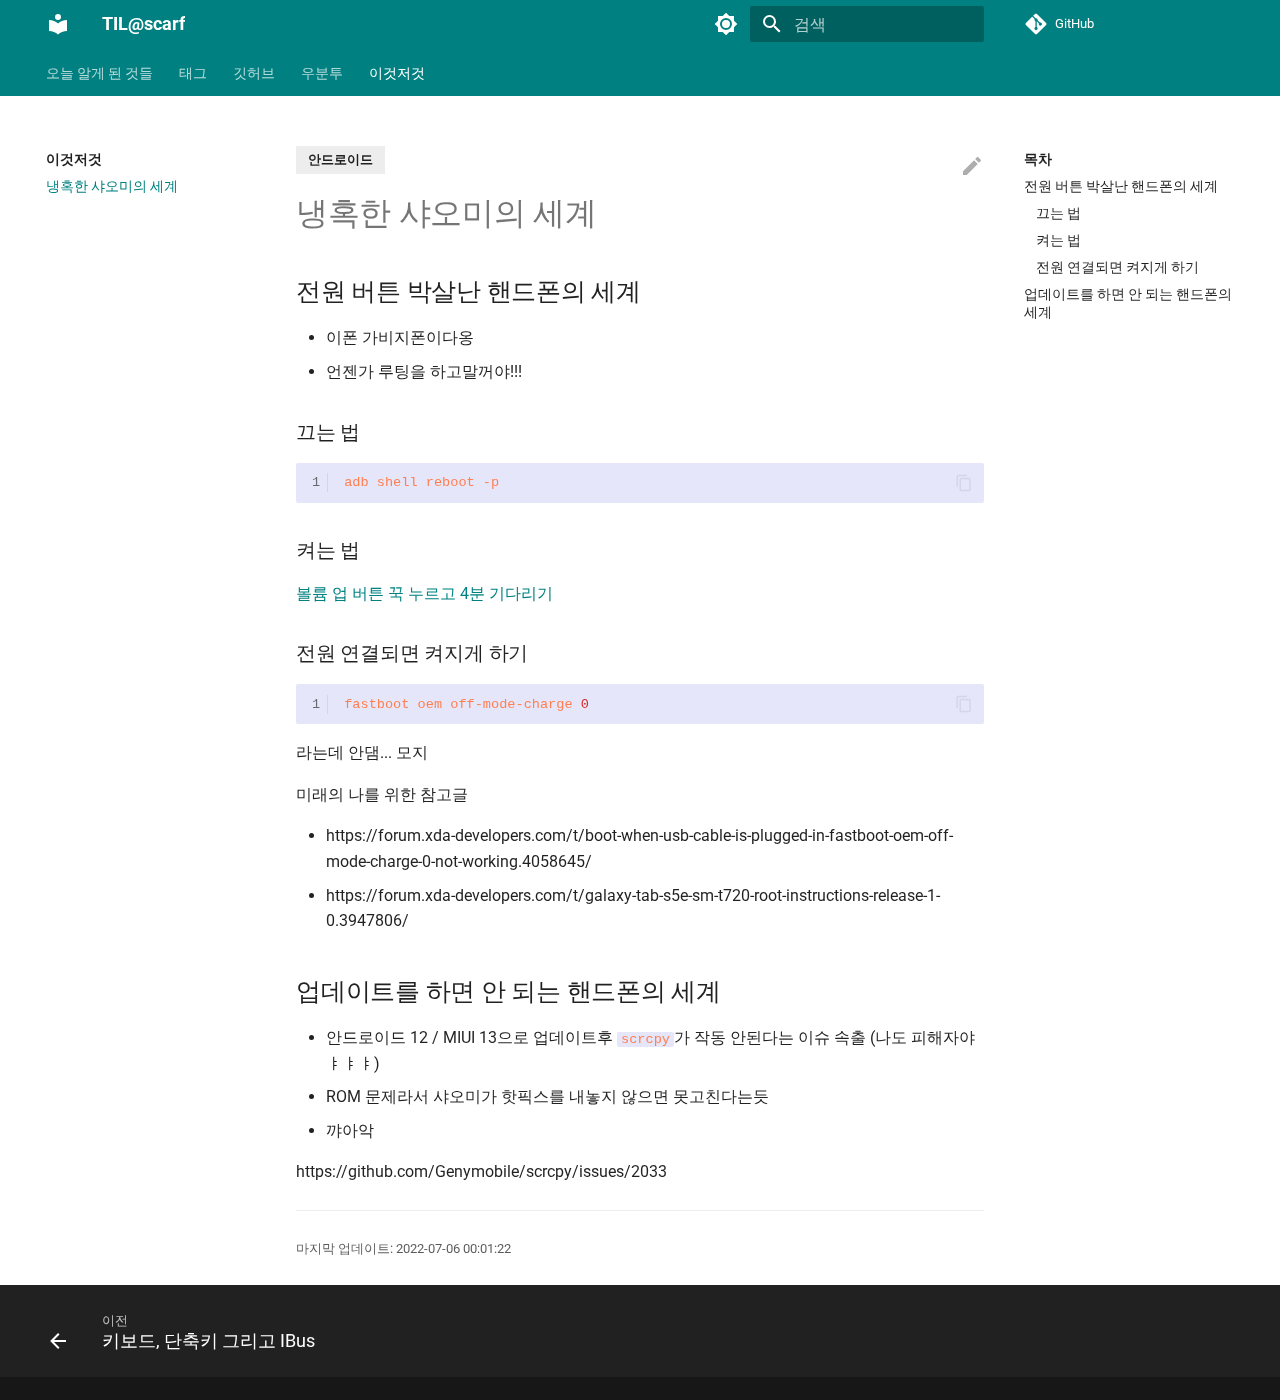
<file: 이것저것/phone/index.html>
<!doctype html>
<html lang="kr" class="no-js">
  <head>
    
      <meta charset="utf-8">
      <meta name="viewport" content="width=device-width,initial-scale=1">
      
      
      
      <link rel="icon" href="../../assets/images/favicon.png">
      <meta name="generator" content="mkdocs-1.3.0, mkdocs-material-8.3.8">
    
    
      
        <title>냉혹한 샤오미의 세계 - TIL@scarf</title>
      
    
    
      <link rel="stylesheet" href="../../assets/stylesheets/main.1d29e8d0.min.css">
      
        
        <link rel="stylesheet" href="../../assets/stylesheets/palette.cbb835fc.min.css">
        
      
      
    
    
    
      
        
        
        <link rel="preconnect" href="https://fonts.gstatic.com" crossorigin>
        <link rel="stylesheet" href="https://fonts.googleapis.com/css?family=Roboto:300,300i,400,400i,700,700i%7CUbuntu+Mono:400,400i,700,700i&display=fallback">
        <style>:root{--md-text-font:"Roboto";--md-code-font:"Ubuntu Mono"}</style>
      
    
    
      <link rel="stylesheet" href="../../stylesheets/extra.css">
    
    <script>__md_scope=new URL("../..",location),__md_get=(e,_=localStorage,t=__md_scope)=>JSON.parse(_.getItem(t.pathname+"."+e)),__md_set=(e,_,t=localStorage,a=__md_scope)=>{try{t.setItem(a.pathname+"."+e,JSON.stringify(_))}catch(e){}}</script>
    
      

    
    
  </head>
  
  
    
    
      
    
    
    
    
    <body dir="ltr" data-md-color-scheme="default" data-md-color-primary="" data-md-color-accent="">
  
    
    
      <script>var palette=__md_get("__palette");if(palette&&"object"==typeof palette.color)for(var key of Object.keys(palette.color))document.body.setAttribute("data-md-color-"+key,palette.color[key])</script>
    
    <input class="md-toggle" data-md-toggle="drawer" type="checkbox" id="__drawer" autocomplete="off">
    <input class="md-toggle" data-md-toggle="search" type="checkbox" id="__search" autocomplete="off">
    <label class="md-overlay" for="__drawer"></label>
    <div data-md-component="skip">
      
        
        <a href="#_1" class="md-skip">
          콘텐츠로 이동
        </a>
      
    </div>
    <div data-md-component="announce">
      
    </div>
    
    
      

<header class="md-header" data-md-component="header">
  <nav class="md-header__inner md-grid" aria-label="Header">
    <a href="../.." title="TIL@scarf" class="md-header__button md-logo" aria-label="TIL@scarf" data-md-component="logo">
      
  
  <svg xmlns="http://www.w3.org/2000/svg" viewBox="0 0 24 24"><path d="M12 8a3 3 0 0 0 3-3 3 3 0 0 0-3-3 3 3 0 0 0-3 3 3 3 0 0 0 3 3m0 3.54C9.64 9.35 6.5 8 3 8v11c3.5 0 6.64 1.35 9 3.54 2.36-2.19 5.5-3.54 9-3.54V8c-3.5 0-6.64 1.35-9 3.54Z"/></svg>

    </a>
    <label class="md-header__button md-icon" for="__drawer">
      <svg xmlns="http://www.w3.org/2000/svg" viewBox="0 0 24 24"><path d="M3 6h18v2H3V6m0 5h18v2H3v-2m0 5h18v2H3v-2Z"/></svg>
    </label>
    <div class="md-header__title" data-md-component="header-title">
      <div class="md-header__ellipsis">
        <div class="md-header__topic">
          <span class="md-ellipsis">
            TIL@scarf
          </span>
        </div>
        <div class="md-header__topic" data-md-component="header-topic">
          <span class="md-ellipsis">
            
              냉혹한 샤오미의 세계
            
          </span>
        </div>
      </div>
    </div>
    
      <form class="md-header__option" data-md-component="palette">
        
          
          
          <input class="md-option" data-md-color-media="" data-md-color-scheme="default" data-md-color-primary="" data-md-color-accent=""  aria-label="Switch to dark mode"  type="radio" name="__palette" id="__palette_1">
          
            <label class="md-header__button md-icon" title="Switch to dark mode" for="__palette_2" hidden>
              <svg xmlns="http://www.w3.org/2000/svg" viewBox="0 0 24 24"><path d="M12 8a4 4 0 0 0-4 4 4 4 0 0 0 4 4 4 4 0 0 0 4-4 4 4 0 0 0-4-4m0 10a6 6 0 0 1-6-6 6 6 0 0 1 6-6 6 6 0 0 1 6 6 6 6 0 0 1-6 6m8-9.31V4h-4.69L12 .69 8.69 4H4v4.69L.69 12 4 15.31V20h4.69L12 23.31 15.31 20H20v-4.69L23.31 12 20 8.69Z"/></svg>
            </label>
          
        
          
          
          <input class="md-option" data-md-color-media="" data-md-color-scheme="slate" data-md-color-primary="" data-md-color-accent=""  aria-label="Switch to light mode"  type="radio" name="__palette" id="__palette_2">
          
            <label class="md-header__button md-icon" title="Switch to light mode" for="__palette_1" hidden>
              <svg xmlns="http://www.w3.org/2000/svg" viewBox="0 0 24 24"><path d="M12 18c-.89 0-1.74-.2-2.5-.55C11.56 16.5 13 14.42 13 12c0-2.42-1.44-4.5-3.5-5.45C10.26 6.2 11.11 6 12 6a6 6 0 0 1 6 6 6 6 0 0 1-6 6m8-9.31V4h-4.69L12 .69 8.69 4H4v4.69L.69 12 4 15.31V20h4.69L12 23.31 15.31 20H20v-4.69L23.31 12 20 8.69Z"/></svg>
            </label>
          
        
      </form>
    
    
    
      <label class="md-header__button md-icon" for="__search">
        <svg xmlns="http://www.w3.org/2000/svg" viewBox="0 0 24 24"><path d="M9.5 3A6.5 6.5 0 0 1 16 9.5c0 1.61-.59 3.09-1.56 4.23l.27.27h.79l5 5-1.5 1.5-5-5v-.79l-.27-.27A6.516 6.516 0 0 1 9.5 16 6.5 6.5 0 0 1 3 9.5 6.5 6.5 0 0 1 9.5 3m0 2C7 5 5 7 5 9.5S7 14 9.5 14 14 12 14 9.5 12 5 9.5 5Z"/></svg>
      </label>
      <div class="md-search" data-md-component="search" role="dialog">
  <label class="md-search__overlay" for="__search"></label>
  <div class="md-search__inner" role="search">
    <form class="md-search__form" name="search">
      <input type="text" class="md-search__input" name="query" aria-label="검색" placeholder="검색" autocapitalize="off" autocorrect="off" autocomplete="off" spellcheck="false" data-md-component="search-query" required>
      <label class="md-search__icon md-icon" for="__search">
        <svg xmlns="http://www.w3.org/2000/svg" viewBox="0 0 24 24"><path d="M9.5 3A6.5 6.5 0 0 1 16 9.5c0 1.61-.59 3.09-1.56 4.23l.27.27h.79l5 5-1.5 1.5-5-5v-.79l-.27-.27A6.516 6.516 0 0 1 9.5 16 6.5 6.5 0 0 1 3 9.5 6.5 6.5 0 0 1 9.5 3m0 2C7 5 5 7 5 9.5S7 14 9.5 14 14 12 14 9.5 12 5 9.5 5Z"/></svg>
        <svg xmlns="http://www.w3.org/2000/svg" viewBox="0 0 24 24"><path d="M20 11v2H8l5.5 5.5-1.42 1.42L4.16 12l7.92-7.92L13.5 5.5 8 11h12Z"/></svg>
      </label>
      <nav class="md-search__options" aria-label="검색">
        
        <button type="reset" class="md-search__icon md-icon" aria-label="지우기" tabindex="-1">
          <svg xmlns="http://www.w3.org/2000/svg" viewBox="0 0 24 24"><path d="M19 6.41 17.59 5 12 10.59 6.41 5 5 6.41 10.59 12 5 17.59 6.41 19 12 13.41 17.59 19 19 17.59 13.41 12 19 6.41Z"/></svg>
        </button>
      </nav>
      
        <div class="md-search__suggest" data-md-component="search-suggest"></div>
      
    </form>
    <div class="md-search__output">
      <div class="md-search__scrollwrap" data-md-scrollfix>
        <div class="md-search-result" data-md-component="search-result">
          <div class="md-search-result__meta">
            검색 초기화
          </div>
          <ol class="md-search-result__list"></ol>
        </div>
      </div>
    </div>
  </div>
</div>
    
    
      <div class="md-header__source">
        <a href="https://github.com/scarf005/TIL/" title="저장소로 이동" class="md-source" data-md-component="source">
  <div class="md-source__icon md-icon">
    
    <svg xmlns="http://www.w3.org/2000/svg" viewBox="0 0 448 512"><!--! Font Awesome Free 6.1.1 by @fontawesome - https://fontawesome.com License - https://fontawesome.com/license/free (Icons: CC BY 4.0, Fonts: SIL OFL 1.1, Code: MIT License) Copyright 2022 Fonticons, Inc.--><path d="M439.55 236.05 244 40.45a28.87 28.87 0 0 0-40.81 0l-40.66 40.63 51.52 51.52c27.06-9.14 52.68 16.77 43.39 43.68l49.66 49.66c34.23-11.8 61.18 31 35.47 56.69-26.49 26.49-70.21-2.87-56-37.34L240.22 199v121.85c25.3 12.54 22.26 41.85 9.08 55a34.34 34.34 0 0 1-48.55 0c-17.57-17.6-11.07-46.91 11.25-56v-123c-20.8-8.51-24.6-30.74-18.64-45L142.57 101 8.45 235.14a28.86 28.86 0 0 0 0 40.81l195.61 195.6a28.86 28.86 0 0 0 40.8 0l194.69-194.69a28.86 28.86 0 0 0 0-40.81z"/></svg>
  </div>
  <div class="md-source__repository">
    GitHub
  </div>
</a>
      </div>
    
  </nav>
  
</header>
    
    <div class="md-container" data-md-component="container">
      
      
        
          
            
<nav class="md-tabs" aria-label="Tabs" data-md-component="tabs">
  <div class="md-tabs__inner md-grid">
    <ul class="md-tabs__list">
      
        
  
  


  <li class="md-tabs__item">
    <a href="../.." class="md-tabs__link">
      오늘 알게 된 것들
    </a>
  </li>

      
        
  
  


  <li class="md-tabs__item">
    <a href="../../tags/" class="md-tabs__link">
      태그
    </a>
  </li>

      
        
  
  


  
  
  
    <li class="md-tabs__item">
      <a href="../../%EA%B9%83%ED%97%88%EB%B8%8C/action/" class="md-tabs__link">
        깃허브
      </a>
    </li>
  

      
        
  
  


  
  
  
    <li class="md-tabs__item">
      <a href="../../%EC%9A%B0%EB%B6%84%ED%88%AC/keyboard/" class="md-tabs__link">
        우분투
      </a>
    </li>
  

      
        
  
  
    
  


  
  
  
    <li class="md-tabs__item">
      <a href="./" class="md-tabs__link md-tabs__link--active">
        이것저것
      </a>
    </li>
  

      
    </ul>
  </div>
</nav>
          
        
      
      <main class="md-main" data-md-component="main">
        <div class="md-main__inner md-grid">
          
            
              
              <div class="md-sidebar md-sidebar--primary" data-md-component="sidebar" data-md-type="navigation" >
                <div class="md-sidebar__scrollwrap">
                  <div class="md-sidebar__inner">
                    

  


<nav class="md-nav md-nav--primary md-nav--lifted" aria-label="Navigation" data-md-level="0">
  <label class="md-nav__title" for="__drawer">
    <a href="../.." title="TIL@scarf" class="md-nav__button md-logo" aria-label="TIL@scarf" data-md-component="logo">
      
  
  <svg xmlns="http://www.w3.org/2000/svg" viewBox="0 0 24 24"><path d="M12 8a3 3 0 0 0 3-3 3 3 0 0 0-3-3 3 3 0 0 0-3 3 3 3 0 0 0 3 3m0 3.54C9.64 9.35 6.5 8 3 8v11c3.5 0 6.64 1.35 9 3.54 2.36-2.19 5.5-3.54 9-3.54V8c-3.5 0-6.64 1.35-9 3.54Z"/></svg>

    </a>
    TIL@scarf
  </label>
  
    <div class="md-nav__source">
      <a href="https://github.com/scarf005/TIL/" title="저장소로 이동" class="md-source" data-md-component="source">
  <div class="md-source__icon md-icon">
    
    <svg xmlns="http://www.w3.org/2000/svg" viewBox="0 0 448 512"><!--! Font Awesome Free 6.1.1 by @fontawesome - https://fontawesome.com License - https://fontawesome.com/license/free (Icons: CC BY 4.0, Fonts: SIL OFL 1.1, Code: MIT License) Copyright 2022 Fonticons, Inc.--><path d="M439.55 236.05 244 40.45a28.87 28.87 0 0 0-40.81 0l-40.66 40.63 51.52 51.52c27.06-9.14 52.68 16.77 43.39 43.68l49.66 49.66c34.23-11.8 61.18 31 35.47 56.69-26.49 26.49-70.21-2.87-56-37.34L240.22 199v121.85c25.3 12.54 22.26 41.85 9.08 55a34.34 34.34 0 0 1-48.55 0c-17.57-17.6-11.07-46.91 11.25-56v-123c-20.8-8.51-24.6-30.74-18.64-45L142.57 101 8.45 235.14a28.86 28.86 0 0 0 0 40.81l195.61 195.6a28.86 28.86 0 0 0 40.8 0l194.69-194.69a28.86 28.86 0 0 0 0-40.81z"/></svg>
  </div>
  <div class="md-source__repository">
    GitHub
  </div>
</a>
    </div>
  
  <ul class="md-nav__list" data-md-scrollfix>
    
      
      
      

  
  
  
    <li class="md-nav__item">
      <a href="../.." class="md-nav__link">
        오늘 알게 된 것들
      </a>
    </li>
  

    
      
      
      

  
  
  
    <li class="md-nav__item">
      <a href="../../tags/" class="md-nav__link">
        태그
      </a>
    </li>
  

    
      
      
      

  
  
  
    
    <li class="md-nav__item md-nav__item--nested">
      
      
        <input class="md-nav__toggle md-toggle" data-md-toggle="__nav_3" type="checkbox" id="__nav_3" >
      
      
      
      
        <label class="md-nav__link" for="__nav_3">
          깃허브
          <span class="md-nav__icon md-icon"></span>
        </label>
      
      <nav class="md-nav" aria-label="깃허브" data-md-level="1">
        <label class="md-nav__title" for="__nav_3">
          <span class="md-nav__icon md-icon"></span>
          깃허브
        </label>
        <ul class="md-nav__list" data-md-scrollfix>
          
            
              
  
  
  
    <li class="md-nav__item">
      <a href="../../%EA%B9%83%ED%97%88%EB%B8%8C/action/" class="md-nav__link">
        `actions/setup-python`을 효율적으로 쓰자
      </a>
    </li>
  

            
          
            
              
  
  
  
    <li class="md-nav__item">
      <a href="../../%EA%B9%83%ED%97%88%EB%B8%8C/pr/" class="md-nav__link">
        깃허브 PR 활용법
      </a>
    </li>
  

            
          
        </ul>
      </nav>
    </li>
  

    
      
      
      

  
  
  
    
    <li class="md-nav__item md-nav__item--nested">
      
      
        <input class="md-nav__toggle md-toggle" data-md-toggle="__nav_4" type="checkbox" id="__nav_4" >
      
      
      
      
        <label class="md-nav__link" for="__nav_4">
          우분투
          <span class="md-nav__icon md-icon"></span>
        </label>
      
      <nav class="md-nav" aria-label="우분투" data-md-level="1">
        <label class="md-nav__title" for="__nav_4">
          <span class="md-nav__icon md-icon"></span>
          우분투
        </label>
        <ul class="md-nav__list" data-md-scrollfix>
          
            
              
  
  
  
    <li class="md-nav__item">
      <a href="../../%EC%9A%B0%EB%B6%84%ED%88%AC/keyboard/" class="md-nav__link">
        키보드, 단축키 그리고 IBus
      </a>
    </li>
  

            
          
        </ul>
      </nav>
    </li>
  

    
      
      
      

  
  
    
  
  
    
    <li class="md-nav__item md-nav__item--active md-nav__item--nested">
      
      
        <input class="md-nav__toggle md-toggle" data-md-toggle="__nav_5" type="checkbox" id="__nav_5" checked>
      
      
      
      
        <label class="md-nav__link" for="__nav_5">
          이것저것
          <span class="md-nav__icon md-icon"></span>
        </label>
      
      <nav class="md-nav" aria-label="이것저것" data-md-level="1">
        <label class="md-nav__title" for="__nav_5">
          <span class="md-nav__icon md-icon"></span>
          이것저것
        </label>
        <ul class="md-nav__list" data-md-scrollfix>
          
            
              
  
  
    
  
  
    <li class="md-nav__item md-nav__item--active">
      
      <input class="md-nav__toggle md-toggle" data-md-toggle="toc" type="checkbox" id="__toc">
      
      
        
      
      
        <label class="md-nav__link md-nav__link--active" for="__toc">
          냉혹한 샤오미의 세계
          <span class="md-nav__icon md-icon"></span>
        </label>
      
      <a href="./" class="md-nav__link md-nav__link--active">
        냉혹한 샤오미의 세계
      </a>
      
        

<nav class="md-nav md-nav--secondary" aria-label="목차">
  
  
  
    
  
  
    <label class="md-nav__title" for="__toc">
      <span class="md-nav__icon md-icon"></span>
      목차
    </label>
    <ul class="md-nav__list" data-md-component="toc" data-md-scrollfix>
      
        <li class="md-nav__item">
  <a href="#_2" class="md-nav__link">
    전원 버튼 박살난 핸드폰의 세계
  </a>
  
    <nav class="md-nav" aria-label="전원 버튼 박살난 핸드폰의 세계">
      <ul class="md-nav__list">
        
          <li class="md-nav__item">
  <a href="#_3" class="md-nav__link">
    끄는 법
  </a>
  
</li>
        
          <li class="md-nav__item">
  <a href="#_4" class="md-nav__link">
    켜는 법
  </a>
  
</li>
        
          <li class="md-nav__item">
  <a href="#_5" class="md-nav__link">
    전원 연결되면 켜지게 하기
  </a>
  
</li>
        
      </ul>
    </nav>
  
</li>
      
        <li class="md-nav__item">
  <a href="#_6" class="md-nav__link">
    업데이트를 하면 안 되는 핸드폰의 세계
  </a>
  
</li>
      
    </ul>
  
</nav>
      
    </li>
  

            
          
        </ul>
      </nav>
    </li>
  

    
  </ul>
</nav>
                  </div>
                </div>
              </div>
            
            
              
              <div class="md-sidebar md-sidebar--secondary" data-md-component="sidebar" data-md-type="toc" >
                <div class="md-sidebar__scrollwrap">
                  <div class="md-sidebar__inner">
                    

<nav class="md-nav md-nav--secondary" aria-label="목차">
  
  
  
    
  
  
    <label class="md-nav__title" for="__toc">
      <span class="md-nav__icon md-icon"></span>
      목차
    </label>
    <ul class="md-nav__list" data-md-component="toc" data-md-scrollfix>
      
        <li class="md-nav__item">
  <a href="#_2" class="md-nav__link">
    전원 버튼 박살난 핸드폰의 세계
  </a>
  
    <nav class="md-nav" aria-label="전원 버튼 박살난 핸드폰의 세계">
      <ul class="md-nav__list">
        
          <li class="md-nav__item">
  <a href="#_3" class="md-nav__link">
    끄는 법
  </a>
  
</li>
        
          <li class="md-nav__item">
  <a href="#_4" class="md-nav__link">
    켜는 법
  </a>
  
</li>
        
          <li class="md-nav__item">
  <a href="#_5" class="md-nav__link">
    전원 연결되면 켜지게 하기
  </a>
  
</li>
        
      </ul>
    </nav>
  
</li>
      
        <li class="md-nav__item">
  <a href="#_6" class="md-nav__link">
    업데이트를 하면 안 되는 핸드폰의 세계
  </a>
  
</li>
      
    </ul>
  
</nav>
                  </div>
                </div>
              </div>
            
          
          <div class="md-content" data-md-component="content">
            <article class="md-content__inner md-typeset">
              
                
  <a href="https://github.com/scarf005/TIL/edit/master/docs/이것저것/phone.md" title="이 페이지를 편집" class="md-content__button md-icon">
    <svg xmlns="http://www.w3.org/2000/svg" viewBox="0 0 24 24"><path d="M20.71 7.04c.39-.39.39-1.04 0-1.41l-2.34-2.34c-.37-.39-1.02-.39-1.41 0l-1.84 1.83 3.75 3.75M3 17.25V21h3.75L17.81 9.93l-3.75-3.75L3 17.25Z"/></svg>
  </a>


  

  <nav class="md-tags" >
    
      
        <a href="../../tags/#" class="md-tag">
          안드로이드
        </a>
      
    
  </nav>



<h1 id="_1">냉혹한 샤오미의 세계</h1>
<h2 id="_2">전원 버튼 박살난 핸드폰의 세계</h2>
<ul>
<li>이폰 가비지폰이다옹</li>
<li>언젠가 루팅을 하고말꺼야!!!</li>
</ul>
<h3 id="_3">끄는 법</h3>
<div class="highlight"><table class="highlighttable"><tr><td class="linenos"><div class="linenodiv"><pre><span></span><span class="normal"><a href="#__codelineno-0-1">1</a></span></pre></div></td><td class="code"><div><pre><span></span><code><a id="__codelineno-0-1" name="__codelineno-0-1"></a>adb shell reboot -p
</code></pre></div></td></tr></table></div>
<h3 id="_4">켜는 법</h3>
<p><a href="https://www.youtube.com/watch?v=gfX93p7_jFg">볼륨 업 버튼 꾹 누르고 4분 기다리기</a></p>
<h3 id="_5">전원 연결되면 켜지게 하기</h3>
<div class="highlight"><table class="highlighttable"><tr><td class="linenos"><div class="linenodiv"><pre><span></span><span class="normal"><a href="#__codelineno-1-1">1</a></span></pre></div></td><td class="code"><div><pre><span></span><code><a id="__codelineno-1-1" name="__codelineno-1-1"></a>fastboot oem off-mode-charge <span class="m">0</span>
</code></pre></div></td></tr></table></div>
<p>라는데 안댐... 모지</p>
<p>미래의 나를 위한 참고글</p>
<ul>
<li>https://forum.xda-developers.com/t/boot-when-usb-cable-is-plugged-in-fastboot-oem-off-mode-charge-0-not-working.4058645/</li>
<li>https://forum.xda-developers.com/t/galaxy-tab-s5e-sm-t720-root-instructions-release-1-0.3947806/</li>
</ul>
<h2 id="_6">업데이트를 하면 안 되는 핸드폰의 세계</h2>
<ul>
<li>안드로이드 12 / MIUI 13으로 업데이트후 <code>scrcpy</code>가 작동 안된다는 이슈 속출 (나도 피해자야ㅑㅑㅑ)</li>
<li>ROM 문제라서 샤오미가 핫픽스를 내놓지 않으면 못고친다는듯</li>
<li>꺄아악</li>
</ul>
<p>https://github.com/Genymobile/scrcpy/issues/2033</p>

  <hr>
<div class="md-source-file">
  <small>
    
      마지막 업데이트:
      <span class="git-revision-date-localized-plugin git-revision-date-localized-plugin-iso_datetime">2022-07-06 00:01:22</span>
      
    
  </small>
</div>

              
            </article>
            
          </div>
        </div>
        
      </main>
      
        <footer class="md-footer">
  
    
    <nav class="md-footer__inner md-grid" aria-label="Footer" >
      
        
        <a href="../../%EC%9A%B0%EB%B6%84%ED%88%AC/keyboard/" class="md-footer__link md-footer__link--prev" aria-label="이전: 키보드, 단축키 그리고 IBus" rel="prev">
          <div class="md-footer__button md-icon">
            <svg xmlns="http://www.w3.org/2000/svg" viewBox="0 0 24 24"><path d="M20 11v2H8l5.5 5.5-1.42 1.42L4.16 12l7.92-7.92L13.5 5.5 8 11h12Z"/></svg>
          </div>
          <div class="md-footer__title">
            <div class="md-ellipsis">
              <span class="md-footer__direction">
                이전
              </span>
              키보드, 단축키 그리고 IBus
            </div>
          </div>
        </a>
      
      
    </nav>
  
  <div class="md-footer-meta md-typeset">
    <div class="md-footer-meta__inner md-grid">
      <div class="md-copyright">
  
  
</div>
      
    </div>
  </div>
</footer>
      
    </div>
    <div class="md-dialog" data-md-component="dialog">
      <div class="md-dialog__inner md-typeset"></div>
    </div>
    <script id="__config" type="application/json">{"base": "../..", "features": ["navigation.instant", "navigation.tabs", "search.suggest", "search.highlight", "header.autohide"], "search": "../../assets/javascripts/workers/search.b97dbffb.min.js", "translations": {"clipboard.copied": "\ud074\ub9bd\ubcf4\ub4dc\uc5d0 \ubcf5\uc0ac\ub428", "clipboard.copy": "\ud074\ub9bd\ubcf4\ub4dc\ub85c \ubcf5\uc0ac", "search.config.lang": "en", "search.config.pipeline": " ", "search.config.separator": "[\\s\\-]+", "search.placeholder": "\uac80\uc0c9", "search.result.more.one": "\uc774 \ubb38\uc11c\uc5d0\uc11c 1\uac1c\uc758 \uac80\uc0c9 \uacb0\uacfc \ub354 \ubcf4\uae30", "search.result.more.other": "\uc774 \ubb38\uc11c\uc5d0\uc11c #\uac1c\uc758 \uac80\uc0c9 \uacb0\uacfc \ub354 \ubcf4\uae30", "search.result.none": "\uac80\uc0c9\uc5b4\uc640 \uc77c\uce58\ud558\ub294 \ubb38\uc11c\uac00 \uc5c6\uc2b5\ub2c8\ub2e4", "search.result.one": "1\uac1c\uc758 \uc77c\uce58\ud558\ub294 \ubb38\uc11c", "search.result.other": "#\uac1c\uc758 \uc77c\uce58\ud558\ub294 \ubb38\uc11c", "search.result.placeholder": "\uac80\uc0c9\uc5b4\ub97c \uc785\ub825\ud558\uc138\uc694", "search.result.term.missing": "\ud3ec\ud568\ub418\uc9c0 \uc54a\uc740 \uac80\uc0c9\uc5b4", "select.version.title": "\ubc84\uc804 \uc120\ud0dd"}}</script>
    
    
      <script src="../../assets/javascripts/bundle.0238f547.min.js"></script>
      
    
  </body>
</html>
</file>
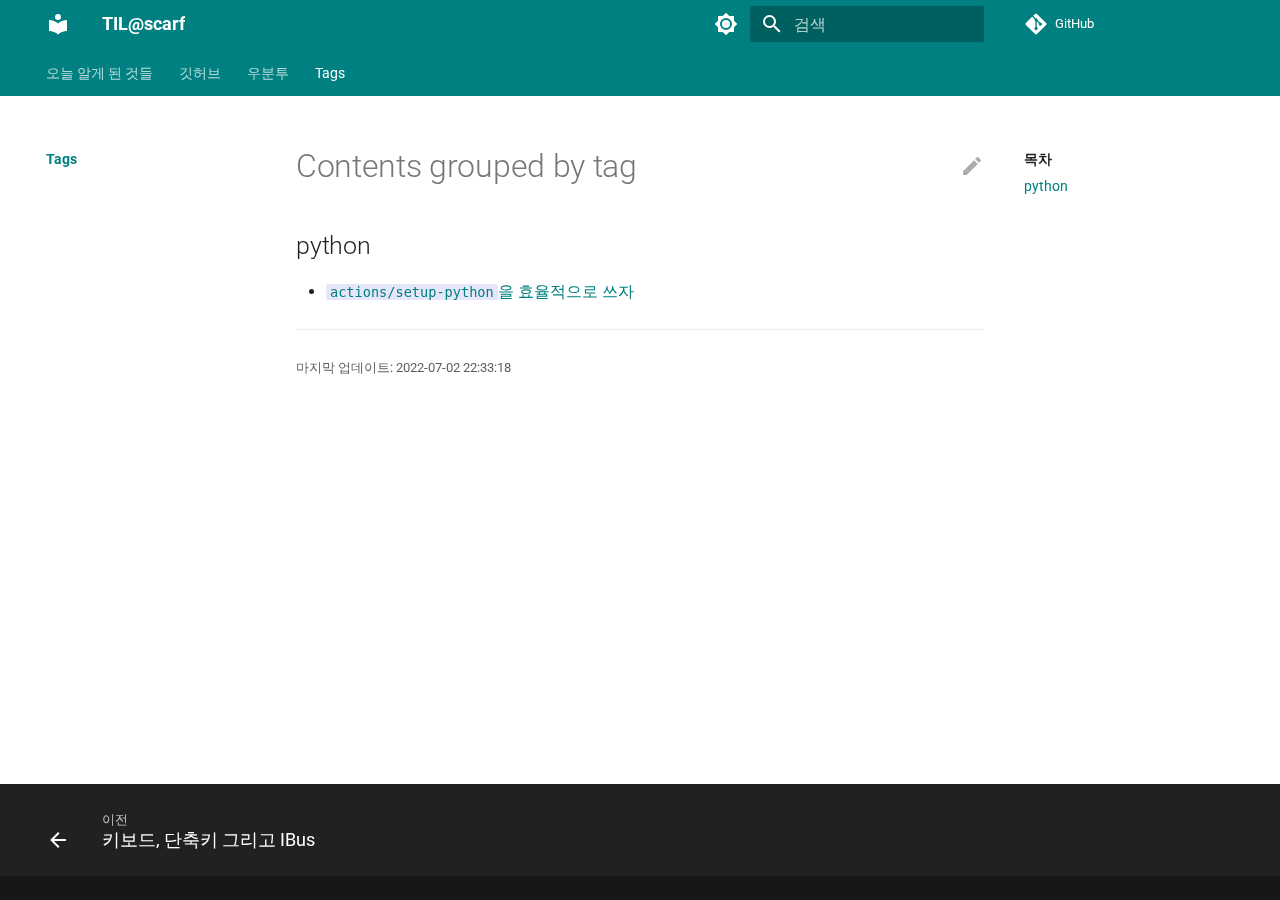
<file: tags.html>
<!doctype html>
<html lang="kr" class="no-js">
  <head>
    
      <meta charset="utf-8">
      <meta name="viewport" content="width=device-width,initial-scale=1">
      
      
      
      <link rel="icon" href="assets/images/favicon.png">
      <meta name="generator" content="mkdocs-1.3.0, mkdocs-material-8.3.8">
    
    
      
        <title>Tags - TIL@scarf</title>
      
    
    
      <link rel="stylesheet" href="assets/stylesheets/main.1d29e8d0.min.css">
      
        
        <link rel="stylesheet" href="assets/stylesheets/palette.cbb835fc.min.css">
        
      
      
    
    
    
      
        
        
        <link rel="preconnect" href="https://fonts.gstatic.com" crossorigin>
        <link rel="stylesheet" href="https://fonts.googleapis.com/css?family=Roboto:300,300i,400,400i,700,700i%7CUbuntu+Mono:400,400i,700,700i&display=fallback">
        <style>:root{--md-text-font:"Roboto";--md-code-font:"Ubuntu Mono"}</style>
      
    
    
      <link rel="stylesheet" href="stylesheets/extra.css">
    
    <script>__md_scope=new URL(".",location),__md_get=(e,_=localStorage,t=__md_scope)=>JSON.parse(_.getItem(t.pathname+"."+e)),__md_set=(e,_,t=localStorage,a=__md_scope)=>{try{t.setItem(a.pathname+"."+e,JSON.stringify(_))}catch(e){}}</script>
    
      

    
    
  </head>
  
  
    
    
      
    
    
    
    
    <body dir="ltr" data-md-color-scheme="default" data-md-color-primary="" data-md-color-accent="">
  
    
    
      <script>var palette=__md_get("__palette");if(palette&&"object"==typeof palette.color)for(var key of Object.keys(palette.color))document.body.setAttribute("data-md-color-"+key,palette.color[key])</script>
    
    <input class="md-toggle" data-md-toggle="drawer" type="checkbox" id="__drawer" autocomplete="off">
    <input class="md-toggle" data-md-toggle="search" type="checkbox" id="__search" autocomplete="off">
    <label class="md-overlay" for="__drawer"></label>
    <div data-md-component="skip">
      
        
        <a href="#contents-grouped-by-tag" class="md-skip">
          콘텐츠로 이동
        </a>
      
    </div>
    <div data-md-component="announce">
      
    </div>
    
    
      

<header class="md-header" data-md-component="header">
  <nav class="md-header__inner md-grid" aria-label="Header">
    <a href="." title="TIL@scarf" class="md-header__button md-logo" aria-label="TIL@scarf" data-md-component="logo">
      
  
  <svg xmlns="http://www.w3.org/2000/svg" viewBox="0 0 24 24"><path d="M12 8a3 3 0 0 0 3-3 3 3 0 0 0-3-3 3 3 0 0 0-3 3 3 3 0 0 0 3 3m0 3.54C9.64 9.35 6.5 8 3 8v11c3.5 0 6.64 1.35 9 3.54 2.36-2.19 5.5-3.54 9-3.54V8c-3.5 0-6.64 1.35-9 3.54Z"/></svg>

    </a>
    <label class="md-header__button md-icon" for="__drawer">
      <svg xmlns="http://www.w3.org/2000/svg" viewBox="0 0 24 24"><path d="M3 6h18v2H3V6m0 5h18v2H3v-2m0 5h18v2H3v-2Z"/></svg>
    </label>
    <div class="md-header__title" data-md-component="header-title">
      <div class="md-header__ellipsis">
        <div class="md-header__topic">
          <span class="md-ellipsis">
            TIL@scarf
          </span>
        </div>
        <div class="md-header__topic" data-md-component="header-topic">
          <span class="md-ellipsis">
            
              Tags
            
          </span>
        </div>
      </div>
    </div>
    
      <form class="md-header__option" data-md-component="palette">
        
          
          
          <input class="md-option" data-md-color-media="" data-md-color-scheme="default" data-md-color-primary="" data-md-color-accent=""  aria-label="Switch to dark mode"  type="radio" name="__palette" id="__palette_1">
          
            <label class="md-header__button md-icon" title="Switch to dark mode" for="__palette_2" hidden>
              <svg xmlns="http://www.w3.org/2000/svg" viewBox="0 0 24 24"><path d="M12 8a4 4 0 0 0-4 4 4 4 0 0 0 4 4 4 4 0 0 0 4-4 4 4 0 0 0-4-4m0 10a6 6 0 0 1-6-6 6 6 0 0 1 6-6 6 6 0 0 1 6 6 6 6 0 0 1-6 6m8-9.31V4h-4.69L12 .69 8.69 4H4v4.69L.69 12 4 15.31V20h4.69L12 23.31 15.31 20H20v-4.69L23.31 12 20 8.69Z"/></svg>
            </label>
          
        
          
          
          <input class="md-option" data-md-color-media="" data-md-color-scheme="slate" data-md-color-primary="" data-md-color-accent=""  aria-label="Switch to light mode"  type="radio" name="__palette" id="__palette_2">
          
            <label class="md-header__button md-icon" title="Switch to light mode" for="__palette_1" hidden>
              <svg xmlns="http://www.w3.org/2000/svg" viewBox="0 0 24 24"><path d="M12 18c-.89 0-1.74-.2-2.5-.55C11.56 16.5 13 14.42 13 12c0-2.42-1.44-4.5-3.5-5.45C10.26 6.2 11.11 6 12 6a6 6 0 0 1 6 6 6 6 0 0 1-6 6m8-9.31V4h-4.69L12 .69 8.69 4H4v4.69L.69 12 4 15.31V20h4.69L12 23.31 15.31 20H20v-4.69L23.31 12 20 8.69Z"/></svg>
            </label>
          
        
      </form>
    
    
    
      <label class="md-header__button md-icon" for="__search">
        <svg xmlns="http://www.w3.org/2000/svg" viewBox="0 0 24 24"><path d="M9.5 3A6.5 6.5 0 0 1 16 9.5c0 1.61-.59 3.09-1.56 4.23l.27.27h.79l5 5-1.5 1.5-5-5v-.79l-.27-.27A6.516 6.516 0 0 1 9.5 16 6.5 6.5 0 0 1 3 9.5 6.5 6.5 0 0 1 9.5 3m0 2C7 5 5 7 5 9.5S7 14 9.5 14 14 12 14 9.5 12 5 9.5 5Z"/></svg>
      </label>
      <div class="md-search" data-md-component="search" role="dialog">
  <label class="md-search__overlay" for="__search"></label>
  <div class="md-search__inner" role="search">
    <form class="md-search__form" name="search">
      <input type="text" class="md-search__input" name="query" aria-label="검색" placeholder="검색" autocapitalize="off" autocorrect="off" autocomplete="off" spellcheck="false" data-md-component="search-query" required>
      <label class="md-search__icon md-icon" for="__search">
        <svg xmlns="http://www.w3.org/2000/svg" viewBox="0 0 24 24"><path d="M9.5 3A6.5 6.5 0 0 1 16 9.5c0 1.61-.59 3.09-1.56 4.23l.27.27h.79l5 5-1.5 1.5-5-5v-.79l-.27-.27A6.516 6.516 0 0 1 9.5 16 6.5 6.5 0 0 1 3 9.5 6.5 6.5 0 0 1 9.5 3m0 2C7 5 5 7 5 9.5S7 14 9.5 14 14 12 14 9.5 12 5 9.5 5Z"/></svg>
        <svg xmlns="http://www.w3.org/2000/svg" viewBox="0 0 24 24"><path d="M20 11v2H8l5.5 5.5-1.42 1.42L4.16 12l7.92-7.92L13.5 5.5 8 11h12Z"/></svg>
      </label>
      <nav class="md-search__options" aria-label="검색">
        
        <button type="reset" class="md-search__icon md-icon" aria-label="지우기" tabindex="-1">
          <svg xmlns="http://www.w3.org/2000/svg" viewBox="0 0 24 24"><path d="M19 6.41 17.59 5 12 10.59 6.41 5 5 6.41 10.59 12 5 17.59 6.41 19 12 13.41 17.59 19 19 17.59 13.41 12 19 6.41Z"/></svg>
        </button>
      </nav>
      
        <div class="md-search__suggest" data-md-component="search-suggest"></div>
      
    </form>
    <div class="md-search__output">
      <div class="md-search__scrollwrap" data-md-scrollfix>
        <div class="md-search-result" data-md-component="search-result">
          <div class="md-search-result__meta">
            검색 초기화
          </div>
          <ol class="md-search-result__list"></ol>
        </div>
      </div>
    </div>
  </div>
</div>
    
    
      <div class="md-header__source">
        <a href="https://github.com/scarf005/TIL/" title="저장소로 이동" class="md-source" data-md-component="source">
  <div class="md-source__icon md-icon">
    
    <svg xmlns="http://www.w3.org/2000/svg" viewBox="0 0 448 512"><!--! Font Awesome Free 6.1.1 by @fontawesome - https://fontawesome.com License - https://fontawesome.com/license/free (Icons: CC BY 4.0, Fonts: SIL OFL 1.1, Code: MIT License) Copyright 2022 Fonticons, Inc.--><path d="M439.55 236.05 244 40.45a28.87 28.87 0 0 0-40.81 0l-40.66 40.63 51.52 51.52c27.06-9.14 52.68 16.77 43.39 43.68l49.66 49.66c34.23-11.8 61.18 31 35.47 56.69-26.49 26.49-70.21-2.87-56-37.34L240.22 199v121.85c25.3 12.54 22.26 41.85 9.08 55a34.34 34.34 0 0 1-48.55 0c-17.57-17.6-11.07-46.91 11.25-56v-123c-20.8-8.51-24.6-30.74-18.64-45L142.57 101 8.45 235.14a28.86 28.86 0 0 0 0 40.81l195.61 195.6a28.86 28.86 0 0 0 40.8 0l194.69-194.69a28.86 28.86 0 0 0 0-40.81z"/></svg>
  </div>
  <div class="md-source__repository">
    GitHub
  </div>
</a>
      </div>
    
  </nav>
  
</header>
    
    <div class="md-container" data-md-component="container">
      
      
        
          
            
<nav class="md-tabs" aria-label="Tabs" data-md-component="tabs">
  <div class="md-tabs__inner md-grid">
    <ul class="md-tabs__list">
      
        
  
  


  <li class="md-tabs__item">
    <a href="." class="md-tabs__link">
      오늘 알게 된 것들
    </a>
  </li>

      
        
  
  


  
  
  
    <li class="md-tabs__item">
      <a href="%EA%B9%83%ED%97%88%EB%B8%8C/action/" class="md-tabs__link">
        깃허브
      </a>
    </li>
  

      
        
  
  


  
  
  
    <li class="md-tabs__item">
      <a href="%EC%9A%B0%EB%B6%84%ED%88%AC/keyboard/" class="md-tabs__link">
        우분투
      </a>
    </li>
  

      
        
  
  
    
  


  <li class="md-tabs__item">
    <a href="tags.html" class="md-tabs__link md-tabs__link--active">
      Tags
    </a>
  </li>

      
    </ul>
  </div>
</nav>
          
        
      
      <main class="md-main" data-md-component="main">
        <div class="md-main__inner md-grid">
          
            
              
              <div class="md-sidebar md-sidebar--primary" data-md-component="sidebar" data-md-type="navigation" >
                <div class="md-sidebar__scrollwrap">
                  <div class="md-sidebar__inner">
                    

  


<nav class="md-nav md-nav--primary md-nav--lifted" aria-label="Navigation" data-md-level="0">
  <label class="md-nav__title" for="__drawer">
    <a href="." title="TIL@scarf" class="md-nav__button md-logo" aria-label="TIL@scarf" data-md-component="logo">
      
  
  <svg xmlns="http://www.w3.org/2000/svg" viewBox="0 0 24 24"><path d="M12 8a3 3 0 0 0 3-3 3 3 0 0 0-3-3 3 3 0 0 0-3 3 3 3 0 0 0 3 3m0 3.54C9.64 9.35 6.5 8 3 8v11c3.5 0 6.64 1.35 9 3.54 2.36-2.19 5.5-3.54 9-3.54V8c-3.5 0-6.64 1.35-9 3.54Z"/></svg>

    </a>
    TIL@scarf
  </label>
  
    <div class="md-nav__source">
      <a href="https://github.com/scarf005/TIL/" title="저장소로 이동" class="md-source" data-md-component="source">
  <div class="md-source__icon md-icon">
    
    <svg xmlns="http://www.w3.org/2000/svg" viewBox="0 0 448 512"><!--! Font Awesome Free 6.1.1 by @fontawesome - https://fontawesome.com License - https://fontawesome.com/license/free (Icons: CC BY 4.0, Fonts: SIL OFL 1.1, Code: MIT License) Copyright 2022 Fonticons, Inc.--><path d="M439.55 236.05 244 40.45a28.87 28.87 0 0 0-40.81 0l-40.66 40.63 51.52 51.52c27.06-9.14 52.68 16.77 43.39 43.68l49.66 49.66c34.23-11.8 61.18 31 35.47 56.69-26.49 26.49-70.21-2.87-56-37.34L240.22 199v121.85c25.3 12.54 22.26 41.85 9.08 55a34.34 34.34 0 0 1-48.55 0c-17.57-17.6-11.07-46.91 11.25-56v-123c-20.8-8.51-24.6-30.74-18.64-45L142.57 101 8.45 235.14a28.86 28.86 0 0 0 0 40.81l195.61 195.6a28.86 28.86 0 0 0 40.8 0l194.69-194.69a28.86 28.86 0 0 0 0-40.81z"/></svg>
  </div>
  <div class="md-source__repository">
    GitHub
  </div>
</a>
    </div>
  
  <ul class="md-nav__list" data-md-scrollfix>
    
      
      
      

  
  
  
    <li class="md-nav__item">
      <a href="." class="md-nav__link">
        오늘 알게 된 것들
      </a>
    </li>
  

    
      
      
      

  
  
  
    
    <li class="md-nav__item md-nav__item--nested">
      
      
        <input class="md-nav__toggle md-toggle" data-md-toggle="__nav_2" type="checkbox" id="__nav_2" >
      
      
      
      
        <label class="md-nav__link" for="__nav_2">
          깃허브
          <span class="md-nav__icon md-icon"></span>
        </label>
      
      <nav class="md-nav" aria-label="깃허브" data-md-level="1">
        <label class="md-nav__title" for="__nav_2">
          <span class="md-nav__icon md-icon"></span>
          깃허브
        </label>
        <ul class="md-nav__list" data-md-scrollfix>
          
            
              
  
  
  
    <li class="md-nav__item">
      <a href="%EA%B9%83%ED%97%88%EB%B8%8C/action/" class="md-nav__link">
        `actions/setup-python`을 효율적으로 쓰자
      </a>
    </li>
  

            
          
        </ul>
      </nav>
    </li>
  

    
      
      
      

  
  
  
    
    <li class="md-nav__item md-nav__item--nested">
      
      
        <input class="md-nav__toggle md-toggle" data-md-toggle="__nav_3" type="checkbox" id="__nav_3" >
      
      
      
      
        <label class="md-nav__link" for="__nav_3">
          우분투
          <span class="md-nav__icon md-icon"></span>
        </label>
      
      <nav class="md-nav" aria-label="우분투" data-md-level="1">
        <label class="md-nav__title" for="__nav_3">
          <span class="md-nav__icon md-icon"></span>
          우분투
        </label>
        <ul class="md-nav__list" data-md-scrollfix>
          
            
              
  
  
  
    <li class="md-nav__item">
      <a href="%EC%9A%B0%EB%B6%84%ED%88%AC/keyboard/" class="md-nav__link">
        키보드, 단축키 그리고 IBus
      </a>
    </li>
  

            
          
        </ul>
      </nav>
    </li>
  

    
      
      
      

  
  
    
  
  
    <li class="md-nav__item md-nav__item--active">
      
      <input class="md-nav__toggle md-toggle" data-md-toggle="toc" type="checkbox" id="__toc">
      
      
        
      
      
        <label class="md-nav__link md-nav__link--active" for="__toc">
          Tags
          <span class="md-nav__icon md-icon"></span>
        </label>
      
      <a href="tags.html" class="md-nav__link md-nav__link--active">
        Tags
      </a>
      
        

<nav class="md-nav md-nav--secondary" aria-label="목차">
  
  
  
    
  
  
    <label class="md-nav__title" for="__toc">
      <span class="md-nav__icon md-icon"></span>
      목차
    </label>
    <ul class="md-nav__list" data-md-component="toc" data-md-scrollfix>
      
        <li class="md-nav__item">
  <a href="#python" class="md-nav__link">
    python
  </a>
  
</li>
      
    </ul>
  
</nav>
      
    </li>
  

    
  </ul>
</nav>
                  </div>
                </div>
              </div>
            
            
              
              <div class="md-sidebar md-sidebar--secondary" data-md-component="sidebar" data-md-type="toc" >
                <div class="md-sidebar__scrollwrap">
                  <div class="md-sidebar__inner">
                    

<nav class="md-nav md-nav--secondary" aria-label="목차">
  
  
  
    
  
  
    <label class="md-nav__title" for="__toc">
      <span class="md-nav__icon md-icon"></span>
      목차
    </label>
    <ul class="md-nav__list" data-md-component="toc" data-md-scrollfix>
      
        <li class="md-nav__item">
  <a href="#python" class="md-nav__link">
    python
  </a>
  
</li>
      
    </ul>
  
</nav>
                  </div>
                </div>
              </div>
            
          
          <div class="md-content" data-md-component="content">
            <article class="md-content__inner md-typeset">
              
                
  <a href="https://github.com/scarf005/TIL/edit/master/docs/tags.md" title="이 페이지를 편집" class="md-content__button md-icon">
    <svg xmlns="http://www.w3.org/2000/svg" viewBox="0 0 24 24"><path d="M20.71 7.04c.39-.39.39-1.04 0-1.41l-2.34-2.34c-.37-.39-1.02-.39-1.41 0l-1.84 1.83 3.75 3.75M3 17.25V21h3.75L17.81 9.93l-3.75-3.75L3 17.25Z"/></svg>
  </a>


  



<h1 id="contents-grouped-by-tag">Contents grouped by tag</h1>
<h2 id="python"><span class="tag">python</span></h2>
<ul>
<li><a href="%EA%B9%83%ED%97%88%EB%B8%8C/action/"><code>actions/setup-python</code>을 효율적으로 쓰자</a></li>
</ul>

  <hr>
<div class="md-source-file">
  <small>
    
      마지막 업데이트:
      <span class="git-revision-date-localized-plugin git-revision-date-localized-plugin-iso_datetime">2022-07-02 22:33:18</span>
      
    
  </small>
</div>

              
            </article>
            
          </div>
        </div>
        
      </main>
      
        <footer class="md-footer">
  
    
    <nav class="md-footer__inner md-grid" aria-label="Footer" >
      
        
        <a href="%EC%9A%B0%EB%B6%84%ED%88%AC/keyboard/" class="md-footer__link md-footer__link--prev" aria-label="이전: 키보드, 단축키 그리고 IBus" rel="prev">
          <div class="md-footer__button md-icon">
            <svg xmlns="http://www.w3.org/2000/svg" viewBox="0 0 24 24"><path d="M20 11v2H8l5.5 5.5-1.42 1.42L4.16 12l7.92-7.92L13.5 5.5 8 11h12Z"/></svg>
          </div>
          <div class="md-footer__title">
            <div class="md-ellipsis">
              <span class="md-footer__direction">
                이전
              </span>
              키보드, 단축키 그리고 IBus
            </div>
          </div>
        </a>
      
      
    </nav>
  
  <div class="md-footer-meta md-typeset">
    <div class="md-footer-meta__inner md-grid">
      <div class="md-copyright">
  
  
</div>
      
    </div>
  </div>
</footer>
      
    </div>
    <div class="md-dialog" data-md-component="dialog">
      <div class="md-dialog__inner md-typeset"></div>
    </div>
    <script id="__config" type="application/json">{"base": ".", "features": ["navigation.instant", "navigation.tabs", "search.suggest", "search.highlight", "header.autohide"], "search": "assets/javascripts/workers/search.b97dbffb.min.js", "translations": {"clipboard.copied": "\ud074\ub9bd\ubcf4\ub4dc\uc5d0 \ubcf5\uc0ac\ub428", "clipboard.copy": "\ud074\ub9bd\ubcf4\ub4dc\ub85c \ubcf5\uc0ac", "search.config.lang": "en", "search.config.pipeline": " ", "search.config.separator": "[\\s\\-]+", "search.placeholder": "\uac80\uc0c9", "search.result.more.one": "\uc774 \ubb38\uc11c\uc5d0\uc11c 1\uac1c\uc758 \uac80\uc0c9 \uacb0\uacfc \ub354 \ubcf4\uae30", "search.result.more.other": "\uc774 \ubb38\uc11c\uc5d0\uc11c #\uac1c\uc758 \uac80\uc0c9 \uacb0\uacfc \ub354 \ubcf4\uae30", "search.result.none": "\uac80\uc0c9\uc5b4\uc640 \uc77c\uce58\ud558\ub294 \ubb38\uc11c\uac00 \uc5c6\uc2b5\ub2c8\ub2e4", "search.result.one": "1\uac1c\uc758 \uc77c\uce58\ud558\ub294 \ubb38\uc11c", "search.result.other": "#\uac1c\uc758 \uc77c\uce58\ud558\ub294 \ubb38\uc11c", "search.result.placeholder": "\uac80\uc0c9\uc5b4\ub97c \uc785\ub825\ud558\uc138\uc694", "search.result.term.missing": "\ud3ec\ud568\ub418\uc9c0 \uc54a\uc740 \uac80\uc0c9\uc5b4", "select.version.title": "\ubc84\uc804 \uc120\ud0dd"}}</script>
    
    
      <script src="assets/javascripts/bundle.0238f547.min.js"></script>
      
    
  </body>
</html>
</file>
<file: stylesheets/extra.css>
:root > * {
  --md-accent-fg-color: var(--md-primary-fg-color);
}

.md-tag {
  border-radius: 0;
}

.md-tag[href] {
  transition-duration: 0ms;
}

[data-md-color-scheme="default"] {
  --md-primary-fg-color: teal;
  --md-code-fg-color: coral;
  --md-code-bg-color: lavender;
}

[data-md-color-scheme="slate"] {
  --md-primary-fg-color: indianred;
  --md-default-fg-color--light: lightcoral;
  --md-code-fg-color: lightskyblue;
  --md-code-bg-color: lightslategray;
}
</file>
<file: assets/stylesheets/main.1d29e8d0.min.css>
@charset "UTF-8";html{-webkit-text-size-adjust:none;-moz-text-size-adjust:none;-ms-text-size-adjust:none;text-size-adjust:none;box-sizing:border-box}*,:after,:before{box-sizing:inherit}@media (prefers-reduced-motion){*,:after,:before{transition:none!important}}body{margin:0}a,button,input,label{-webkit-tap-highlight-color:transparent}a{color:inherit;text-decoration:none}hr{border:0;box-sizing:initial;display:block;height:.05rem;overflow:visible;padding:0}small{font-size:80%}sub,sup{line-height:1em}img{border-style:none}table{border-collapse:initial;border-spacing:0}td,th{font-weight:400;vertical-align:top}button{background:transparent;border:0;font-family:inherit;font-size:inherit;margin:0;padding:0}input{border:0;outline:none}:root,[data-md-color-scheme=default]{--md-default-fg-color:rgba(0,0,0,.87);--md-default-fg-color--light:rgba(0,0,0,.54);--md-default-fg-color--lighter:rgba(0,0,0,.32);--md-default-fg-color--lightest:rgba(0,0,0,.07);--md-default-bg-color:#fff;--md-default-bg-color--light:hsla(0,0%,100%,.7);--md-default-bg-color--lighter:hsla(0,0%,100%,.3);--md-default-bg-color--lightest:hsla(0,0%,100%,.12);--md-primary-fg-color:#4051b5;--md-primary-fg-color--light:#5d6cc0;--md-primary-fg-color--dark:#303fa1;--md-primary-bg-color:#fff;--md-primary-bg-color--light:hsla(0,0%,100%,.7);--md-accent-fg-color:#526cfe;--md-accent-fg-color--transparent:rgba(82,108,254,.1);--md-accent-bg-color:#fff;--md-accent-bg-color--light:hsla(0,0%,100%,.7);--md-code-fg-color:#36464e;--md-code-bg-color:#f5f5f5;--md-code-hl-color:rgba(255,255,0,.5);--md-code-hl-number-color:#d52a2a;--md-code-hl-special-color:#db1457;--md-code-hl-function-color:#a846b9;--md-code-hl-constant-color:#6e59d9;--md-code-hl-keyword-color:#3f6ec6;--md-code-hl-string-color:#1c7d4d;--md-code-hl-name-color:var(--md-code-fg-color);--md-code-hl-operator-color:var(--md-default-fg-color--light);--md-code-hl-punctuation-color:var(--md-default-fg-color--light);--md-code-hl-comment-color:var(--md-default-fg-color--light);--md-code-hl-generic-color:var(--md-default-fg-color--light);--md-code-hl-variable-color:var(--md-default-fg-color--light);--md-typeset-color:var(--md-default-fg-color);--md-typeset-a-color:var(--md-primary-fg-color);--md-typeset-mark-color:rgba(255,255,0,.5);--md-typeset-del-color:rgba(245,80,61,.15);--md-typeset-ins-color:rgba(11,213,112,.15);--md-typeset-kbd-color:#fafafa;--md-typeset-kbd-accent-color:#fff;--md-typeset-kbd-border-color:#b8b8b8;--md-typeset-table-color:rgba(0,0,0,.12);--md-admonition-fg-color:var(--md-default-fg-color);--md-admonition-bg-color:var(--md-default-bg-color);--md-footer-fg-color:#fff;--md-footer-fg-color--light:hsla(0,0%,100%,.7);--md-footer-fg-color--lighter:hsla(0,0%,100%,.3);--md-footer-bg-color:rgba(0,0,0,.87);--md-footer-bg-color--dark:rgba(0,0,0,.32);--md-shadow-z1:0 0.2rem 0.5rem rgba(0,0,0,.05),0 0 0.05rem rgba(0,0,0,.1);--md-shadow-z2:0 0.2rem 0.5rem rgba(0,0,0,.1),0 0 0.05rem rgba(0,0,0,.25);--md-shadow-z3:0 0.2rem 0.5rem rgba(0,0,0,.2),0 0 0.05rem rgba(0,0,0,.35)}.md-icon svg{fill:currentcolor;display:block;height:1.2rem;width:1.2rem}body{-webkit-font-smoothing:antialiased;-moz-osx-font-smoothing:grayscale;--md-text-font-family:var(--md-text-font,_),-apple-system,BlinkMacSystemFont,Helvetica,Arial,sans-serif;--md-code-font-family:var(--md-code-font,_),SFMono-Regular,Consolas,Menlo,monospace}body,input{font-feature-settings:"kern","liga";font-family:var(--md-text-font-family)}body,code,input,kbd,pre{color:var(--md-typeset-color)}code,kbd,pre{font-feature-settings:"kern";font-family:var(--md-code-font-family)}:root{--md-typeset-table-sort-icon:url('data:image/svg+xml;charset=utf-8,<svg xmlns="http://www.w3.org/2000/svg" viewBox="0 0 24 24"><path d="m18 21-4-4h3V7h-3l4-4 4 4h-3v10h3M2 19v-2h10v2M2 13v-2h7v2M2 7V5h4v2H2Z"/></svg>');--md-typeset-table-sort-icon--asc:url('data:image/svg+xml;charset=utf-8,<svg xmlns="http://www.w3.org/2000/svg" viewBox="0 0 24 24"><path d="M19 17h3l-4 4-4-4h3V3h2M2 17h10v2H2M6 5v2H2V5m0 6h7v2H2v-2Z"/></svg>');--md-typeset-table-sort-icon--desc:url('data:image/svg+xml;charset=utf-8,<svg xmlns="http://www.w3.org/2000/svg" viewBox="0 0 24 24"><path d="M19 7h3l-4-4-4 4h3v14h2M2 17h10v2H2M6 5v2H2V5m0 6h7v2H2v-2Z"/></svg>')}.md-typeset{-webkit-print-color-adjust:exact;color-adjust:exact;font-size:.8rem;line-height:1.6}@media print{.md-typeset{font-size:.68rem}}.md-typeset blockquote,.md-typeset dl,.md-typeset figure,.md-typeset ol,.md-typeset pre,.md-typeset ul{margin-bottom:1em;margin-top:1em}.md-typeset h1{color:var(--md-default-fg-color--light);font-size:2em;line-height:1.3;margin:0 0 1.25em}.md-typeset h1,.md-typeset h2{font-weight:300;letter-spacing:-.01em}.md-typeset h2{font-size:1.5625em;line-height:1.4;margin:1.6em 0 .64em}.md-typeset h3{font-size:1.25em;font-weight:400;letter-spacing:-.01em;line-height:1.5;margin:1.6em 0 .8em}.md-typeset h2+h3{margin-top:.8em}.md-typeset h4{font-weight:700;letter-spacing:-.01em;margin:1em 0}.md-typeset h5,.md-typeset h6{color:var(--md-default-fg-color--light);font-size:.8em;font-weight:700;letter-spacing:-.01em;margin:1.25em 0}.md-typeset h5{text-transform:uppercase}.md-typeset hr{border-bottom:.05rem solid var(--md-default-fg-color--lightest);display:flow-root;margin:1.5em 0}.md-typeset a{color:var(--md-typeset-a-color);word-break:break-word}.md-typeset a,.md-typeset a:before{transition:color 125ms}.md-typeset a:focus,.md-typeset a:hover{color:var(--md-accent-fg-color)}.md-typeset a:focus code,.md-typeset a:hover code{background-color:var(--md-accent-fg-color--transparent)}.md-typeset a code{color:currentcolor;transition:background-color 125ms}.md-typeset a.focus-visible{outline-color:var(--md-accent-fg-color);outline-offset:.2rem}.md-typeset code,.md-typeset kbd,.md-typeset pre{color:var(--md-code-fg-color);direction:ltr}@media print{.md-typeset code,.md-typeset kbd,.md-typeset pre{white-space:pre-wrap}}.md-typeset code{background-color:var(--md-code-bg-color);border-radius:.1rem;-webkit-box-decoration-break:clone;box-decoration-break:clone;font-size:.85em;padding:0 .2941176471em;word-break:break-word}.md-typeset code:not(.focus-visible){-webkit-tap-highlight-color:transparent;outline:none}.md-typeset pre{display:flow-root;line-height:1.4;position:relative}.md-typeset pre>code{-webkit-box-decoration-break:slice;box-decoration-break:slice;box-shadow:none;display:block;margin:0;outline-color:var(--md-accent-fg-color);overflow:auto;padding:.7720588235em 1.1764705882em;scrollbar-color:var(--md-default-fg-color--lighter) transparent;scrollbar-width:thin;touch-action:auto;word-break:normal}.md-typeset pre>code:hover{scrollbar-color:var(--md-accent-fg-color) transparent}.md-typeset pre>code::-webkit-scrollbar{height:.2rem;width:.2rem}.md-typeset pre>code::-webkit-scrollbar-thumb{background-color:var(--md-default-fg-color--lighter)}.md-typeset pre>code::-webkit-scrollbar-thumb:hover{background-color:var(--md-accent-fg-color)}.md-typeset kbd{background-color:var(--md-typeset-kbd-color);border-radius:.1rem;box-shadow:0 .1rem 0 .05rem var(--md-typeset-kbd-border-color),0 .1rem 0 var(--md-typeset-kbd-border-color),0 -.1rem .2rem var(--md-typeset-kbd-accent-color) inset;color:var(--md-default-fg-color);display:inline-block;font-size:.75em;padding:0 .6666666667em;vertical-align:text-top;word-break:break-word}.md-typeset mark{background-color:var(--md-typeset-mark-color);-webkit-box-decoration-break:clone;box-decoration-break:clone;color:inherit;word-break:break-word}.md-typeset abbr{border-bottom:.05rem dotted var(--md-default-fg-color--light);cursor:help;text-decoration:none}@media (hover:none){.md-typeset abbr{position:relative}.md-typeset abbr[title]:-webkit-any(:focus,:hover):after{background-color:var(--md-default-fg-color);border-radius:.1rem;box-shadow:var(--md-shadow-z3);color:var(--md-default-bg-color);content:attr(title);display:inline-block;font-size:.7rem;margin-top:2em;max-width:80%;min-width:-webkit-max-content;min-width:max-content;padding:.2rem .3rem;position:absolute;width:auto}.md-typeset abbr[title]:-moz-any(:focus,:hover):after{background-color:var(--md-default-fg-color);border-radius:.1rem;box-shadow:var(--md-shadow-z3);color:var(--md-default-bg-color);content:attr(title);display:inline-block;font-size:.7rem;margin-top:2em;max-width:80%;min-width:-moz-max-content;min-width:max-content;padding:.2rem .3rem;position:absolute;width:auto}[dir=ltr] .md-typeset abbr[title]:-webkit-any(:focus,:hover):after{left:0}[dir=ltr] .md-typeset abbr[title]:-moz-any(:focus,:hover):after{left:0}[dir=ltr] .md-typeset abbr[title]:is(:focus,:hover):after{left:0}[dir=rtl] .md-typeset abbr[title]:-webkit-any(:focus,:hover):after{right:0}[dir=rtl] .md-typeset abbr[title]:-moz-any(:focus,:hover):after{right:0}[dir=rtl] .md-typeset abbr[title]:is(:focus,:hover):after{right:0}.md-typeset abbr[title]:is(:focus,:hover):after{background-color:var(--md-default-fg-color);border-radius:.1rem;box-shadow:var(--md-shadow-z3);color:var(--md-default-bg-color);content:attr(title);display:inline-block;font-size:.7rem;margin-top:2em;max-width:80%;min-width:-webkit-max-content;min-width:-moz-max-content;min-width:max-content;padding:.2rem .3rem;position:absolute;width:auto}}.md-typeset small{opacity:.75}[dir=ltr] .md-typeset sub,[dir=ltr] .md-typeset sup{margin-left:.078125em}[dir=rtl] .md-typeset sub,[dir=rtl] .md-typeset sup{margin-right:.078125em}[dir=ltr] .md-typeset blockquote{padding-left:.6rem}[dir=rtl] .md-typeset blockquote{padding-right:.6rem}[dir=ltr] .md-typeset blockquote{border-left:.2rem solid var(--md-default-fg-color--lighter)}[dir=rtl] .md-typeset blockquote{border-right:.2rem solid var(--md-default-fg-color--lighter)}.md-typeset blockquote{color:var(--md-default-fg-color--light);margin-left:0;margin-right:0}.md-typeset ul{list-style-type:disc}[dir=ltr] .md-typeset ol,[dir=ltr] .md-typeset ul{margin-left:.625em}[dir=rtl] .md-typeset ol,[dir=rtl] .md-typeset ul{margin-right:.625em}.md-typeset ol,.md-typeset ul{padding:0}.md-typeset ol:not([hidden]),.md-typeset ul:not([hidden]){display:flow-root}.md-typeset ol ol,.md-typeset ul ol{list-style-type:lower-alpha}.md-typeset ol ol ol,.md-typeset ul ol ol{list-style-type:lower-roman}[dir=ltr] .md-typeset ol li,[dir=ltr] .md-typeset ul li{margin-left:1.25em}[dir=rtl] .md-typeset ol li,[dir=rtl] .md-typeset ul li{margin-right:1.25em}.md-typeset ol li,.md-typeset ul li{margin-bottom:.5em}.md-typeset ol li blockquote,.md-typeset ol li p,.md-typeset ul li blockquote,.md-typeset ul li p{margin:.5em 0}.md-typeset ol li:last-child,.md-typeset ul li:last-child{margin-bottom:0}.md-typeset ol li :-webkit-any(ul,ol),.md-typeset ul li :-webkit-any(ul,ol){margin-bottom:.5em;margin-top:.5em}.md-typeset ol li :-moz-any(ul,ol),.md-typeset ul li :-moz-any(ul,ol){margin-bottom:.5em;margin-top:.5em}[dir=ltr] .md-typeset ol li :-webkit-any(ul,ol),[dir=ltr] .md-typeset ul li :-webkit-any(ul,ol){margin-left:.625em}[dir=ltr] .md-typeset ol li :-moz-any(ul,ol),[dir=ltr] .md-typeset ul li :-moz-any(ul,ol){margin-left:.625em}[dir=ltr] .md-typeset ol li :is(ul,ol),[dir=ltr] .md-typeset ul li :is(ul,ol){margin-left:.625em}[dir=rtl] .md-typeset ol li :-webkit-any(ul,ol),[dir=rtl] .md-typeset ul li :-webkit-any(ul,ol){margin-right:.625em}[dir=rtl] .md-typeset ol li :-moz-any(ul,ol),[dir=rtl] .md-typeset ul li :-moz-any(ul,ol){margin-right:.625em}[dir=rtl] .md-typeset ol li :is(ul,ol),[dir=rtl] .md-typeset ul li :is(ul,ol){margin-right:.625em}.md-typeset ol li :is(ul,ol),.md-typeset ul li :is(ul,ol){margin-bottom:.5em;margin-top:.5em}[dir=ltr] .md-typeset dd{margin-left:1.875em}[dir=rtl] .md-typeset dd{margin-right:1.875em}.md-typeset dd{margin-bottom:1.5em;margin-top:1em}.md-typeset img,.md-typeset svg,.md-typeset video{height:auto;max-width:100%}.md-typeset img[align=left]{margin:1em 1em 1em 0}.md-typeset img[align=right]{margin:1em 0 1em 1em}.md-typeset img[align]:only-child{margin-top:0}.md-typeset img[src$="#gh-dark-mode-only"],.md-typeset img[src$="#only-dark"]{display:none}.md-typeset figure{display:flow-root;margin:1em auto;max-width:100%;text-align:center;width:-webkit-fit-content;width:-moz-fit-content;width:fit-content}.md-typeset figure img{display:block}.md-typeset figcaption{font-style:italic;margin:1em auto;max-width:24rem}.md-typeset iframe{max-width:100%}.md-typeset table:not([class]){background-color:var(--md-default-bg-color);border:.05rem solid var(--md-typeset-table-color);border-radius:.1rem;display:inline-block;font-size:.64rem;max-width:100%;overflow:auto;touch-action:auto}@media print{.md-typeset table:not([class]){display:table}}.md-typeset table:not([class])+*{margin-top:1.5em}.md-typeset table:not([class]) :-webkit-any(th,td)>:first-child{margin-top:0}.md-typeset table:not([class]) :-moz-any(th,td)>:first-child{margin-top:0}.md-typeset table:not([class]) :is(th,td)>:first-child{margin-top:0}.md-typeset table:not([class]) :-webkit-any(th,td)>:last-child{margin-bottom:0}.md-typeset table:not([class]) :-moz-any(th,td)>:last-child{margin-bottom:0}.md-typeset table:not([class]) :is(th,td)>:last-child{margin-bottom:0}.md-typeset table:not([class]) :-webkit-any(th,td):not([align]){text-align:left}.md-typeset table:not([class]) :-moz-any(th,td):not([align]){text-align:left}.md-typeset table:not([class]) :is(th,td):not([align]){text-align:left}[dir=rtl] .md-typeset table:not([class]) :-webkit-any(th,td):not([align]){text-align:right}[dir=rtl] .md-typeset table:not([class]) :-moz-any(th,td):not([align]){text-align:right}[dir=rtl] .md-typeset table:not([class]) :is(th,td):not([align]){text-align:right}.md-typeset table:not([class]) th{font-weight:700;min-width:5rem;padding:.9375em 1.25em;vertical-align:top}.md-typeset table:not([class]) th a{color:inherit}.md-typeset table:not([class]) td{border-top:.05rem solid var(--md-typeset-table-color);padding:.9375em 1.25em;vertical-align:top}.md-typeset table:not([class]) tbody tr{transition:background-color 125ms}.md-typeset table:not([class]) tbody tr:hover{background-color:rgba(0,0,0,.035);box-shadow:0 .05rem 0 var(--md-default-bg-color) inset}.md-typeset table:not([class]) a{word-break:normal}.md-typeset table th[role=columnheader]{cursor:pointer}[dir=ltr] .md-typeset table th[role=columnheader]:after{margin-left:.5em}[dir=rtl] .md-typeset table th[role=columnheader]:after{margin-right:.5em}.md-typeset table th[role=columnheader]:after{content:"";display:inline-block;height:1.2em;-webkit-mask-image:var(--md-typeset-table-sort-icon);mask-image:var(--md-typeset-table-sort-icon);-webkit-mask-repeat:no-repeat;mask-repeat:no-repeat;-webkit-mask-size:contain;mask-size:contain;transition:background-color 125ms;vertical-align:text-bottom;width:1.2em}.md-typeset table th[role=columnheader]:hover:after{background-color:var(--md-default-fg-color--lighter)}.md-typeset table th[role=columnheader][aria-sort=ascending]:after{background-color:var(--md-default-fg-color--light);-webkit-mask-image:var(--md-typeset-table-sort-icon--asc);mask-image:var(--md-typeset-table-sort-icon--asc)}.md-typeset table th[role=columnheader][aria-sort=descending]:after{background-color:var(--md-default-fg-color--light);-webkit-mask-image:var(--md-typeset-table-sort-icon--desc);mask-image:var(--md-typeset-table-sort-icon--desc)}.md-typeset__scrollwrap{margin:1em -.8rem;overflow-x:auto;touch-action:auto}.md-typeset__table{display:inline-block;margin-bottom:.5em;padding:0 .8rem}@media print{.md-typeset__table{display:block}}html .md-typeset__table table{display:table;margin:0;overflow:hidden;width:100%}@media screen and (max-width:44.9375em){.md-content__inner>pre{margin:1em -.8rem}.md-content__inner>pre code{border-radius:0}}.md-banner{background-color:var(--md-footer-bg-color);color:var(--md-footer-fg-color);overflow:auto}@media print{.md-banner{display:none}}.md-banner--warning{background:var(--md-typeset-mark-color);color:var(--md-default-fg-color)}.md-banner__inner{font-size:.7rem;margin:.6rem auto;padding:0 .8rem}html{font-size:125%;height:100%;overflow-x:hidden}@media screen and (min-width:100em){html{font-size:137.5%}}@media screen and (min-width:125em){html{font-size:150%}}body{background-color:var(--md-default-bg-color);display:flex;flex-direction:column;font-size:.5rem;min-height:100%;position:relative;width:100%}@media print{body{display:block}}@media screen and (max-width:59.9375em){body[data-md-scrolllock]{position:fixed}}.md-grid{margin-left:auto;margin-right:auto;max-width:61rem}.md-container{display:flex;flex-direction:column;flex-grow:1}@media print{.md-container{display:block}}.md-main{flex-grow:1}.md-main__inner{display:flex;height:100%;margin-top:1.5rem}.md-ellipsis{overflow:hidden;text-overflow:ellipsis;white-space:nowrap}.md-toggle{display:none}.md-option{height:0;opacity:0;position:absolute;width:0}.md-option:checked+label:not([hidden]){display:block}.md-option.focus-visible+label{outline-color:var(--md-accent-fg-color);outline-style:auto}.md-skip{background-color:var(--md-default-fg-color);border-radius:.1rem;color:var(--md-default-bg-color);font-size:.64rem;margin:.5rem;opacity:0;outline-color:var(--md-accent-fg-color);padding:.3rem .5rem;position:fixed;transform:translateY(.4rem);z-index:-1}.md-skip:focus{opacity:1;transform:translateY(0);transition:transform .25s cubic-bezier(.4,0,.2,1),opacity 175ms 75ms;z-index:10}@page{margin:25mm}:root{--md-clipboard-icon:url('data:image/svg+xml;charset=utf-8,<svg xmlns="http://www.w3.org/2000/svg" viewBox="0 0 24 24"><path d="M19 21H8V7h11m0-2H8a2 2 0 0 0-2 2v14a2 2 0 0 0 2 2h11a2 2 0 0 0 2-2V7a2 2 0 0 0-2-2m-3-4H4a2 2 0 0 0-2 2v14h2V3h12V1Z"/></svg>')}.md-clipboard{border-radius:.1rem;color:var(--md-default-fg-color--lightest);cursor:pointer;height:1.5em;outline-color:var(--md-accent-fg-color);outline-offset:.1rem;position:absolute;right:.5em;top:.5em;transition:color .25s;width:1.5em;z-index:1}@media print{.md-clipboard{display:none}}.md-clipboard:not(.focus-visible){-webkit-tap-highlight-color:transparent;outline:none}:hover>.md-clipboard{color:var(--md-default-fg-color--light)}.md-clipboard:-webkit-any(:focus,:hover){color:var(--md-accent-fg-color)}.md-clipboard:-moz-any(:focus,:hover){color:var(--md-accent-fg-color)}.md-clipboard:is(:focus,:hover){color:var(--md-accent-fg-color)}.md-clipboard:after{background-color:currentcolor;content:"";display:block;height:1.125em;margin:0 auto;-webkit-mask-image:var(--md-clipboard-icon);mask-image:var(--md-clipboard-icon);-webkit-mask-repeat:no-repeat;mask-repeat:no-repeat;-webkit-mask-size:contain;mask-size:contain;width:1.125em}.md-clipboard--inline{cursor:pointer}.md-clipboard--inline code{transition:color .25s,background-color .25s}.md-clipboard--inline:-webkit-any(:focus,:hover) code{background-color:var(--md-accent-fg-color--transparent);color:var(--md-accent-fg-color)}.md-clipboard--inline:-moz-any(:focus,:hover) code{background-color:var(--md-accent-fg-color--transparent);color:var(--md-accent-fg-color)}.md-clipboard--inline:is(:focus,:hover) code{background-color:var(--md-accent-fg-color--transparent);color:var(--md-accent-fg-color)}.md-content{flex-grow:1;min-width:0}.md-content__inner{margin:0 .8rem 1.2rem;padding-top:.6rem}@media screen and (min-width:76.25em){[dir=ltr] .md-sidebar--primary:not([hidden])~.md-content>.md-content__inner{margin-left:1.2rem}[dir=ltr] .md-sidebar--secondary:not([hidden])~.md-content>.md-content__inner,[dir=rtl] .md-sidebar--primary:not([hidden])~.md-content>.md-content__inner{margin-right:1.2rem}[dir=rtl] .md-sidebar--secondary:not([hidden])~.md-content>.md-content__inner{margin-left:1.2rem}}.md-content__inner:before{content:"";display:block;height:.4rem}.md-content__inner>:last-child{margin-bottom:0}[dir=ltr] .md-content__button{margin-left:.4rem}[dir=rtl] .md-content__button{margin-right:.4rem}.md-content__button{float:right;margin:.4rem 0;padding:0}@media print{.md-content__button{display:none}}[dir=rtl] .md-content__button{float:left}.md-typeset .md-content__button{color:var(--md-default-fg-color--lighter)}.md-content__button svg{display:inline;vertical-align:top}[dir=rtl] .md-content__button svg{transform:scaleX(-1)}[dir=ltr] .md-dialog{right:.8rem}[dir=rtl] .md-dialog{left:.8rem}.md-dialog{background-color:var(--md-default-fg-color);border-radius:.1rem;bottom:.8rem;box-shadow:var(--md-shadow-z3);min-width:11.1rem;opacity:0;padding:.4rem .6rem;pointer-events:none;position:fixed;transform:translateY(100%);transition:transform 0ms .4s,opacity .4s;z-index:4}@media print{.md-dialog{display:none}}.md-dialog--active{opacity:1;pointer-events:auto;transform:translateY(0);transition:transform .4s cubic-bezier(.075,.85,.175,1),opacity .4s}.md-dialog__inner{color:var(--md-default-bg-color);font-size:.7rem}.md-footer{background-color:var(--md-footer-bg-color);color:var(--md-footer-fg-color)}@media print{.md-footer{display:none}}.md-footer__inner{justify-content:space-between;overflow:auto;padding:.2rem}.md-footer__inner:not([hidden]){display:flex}.md-footer__link{display:flex;flex-grow:0.01;outline-color:var(--md-accent-fg-color);overflow:hidden;padding-bottom:.4rem;padding-top:1.4rem;transition:opacity .25s}.md-footer__link:-webkit-any(:focus,:hover){opacity:.7}.md-footer__link:-moz-any(:focus,:hover){opacity:.7}.md-footer__link:is(:focus,:hover){opacity:.7}[dir=rtl] .md-footer__link svg{transform:scaleX(-1)}@media screen and (max-width:44.9375em){.md-footer__link--prev .md-footer__title{display:none}}[dir=ltr] .md-footer__link--next{margin-left:auto}[dir=rtl] .md-footer__link--next{margin-right:auto}.md-footer__link--next{text-align:right}[dir=rtl] .md-footer__link--next{text-align:left}.md-footer__title{flex-grow:1;font-size:.9rem;line-height:2.4rem;max-width:calc(100% - 2.4rem);padding:0 1rem;position:relative;white-space:nowrap}.md-footer__button{margin:.2rem;padding:.4rem}.md-footer__direction{font-size:.64rem;left:0;margin-top:-1rem;opacity:.7;padding:0 1rem;position:absolute;right:0}.md-footer-meta{background-color:var(--md-footer-bg-color--dark)}.md-footer-meta__inner{display:flex;flex-wrap:wrap;justify-content:space-between;padding:.2rem}html .md-footer-meta.md-typeset a{color:var(--md-footer-fg-color--light)}html .md-footer-meta.md-typeset a:-webkit-any(:focus,:hover){color:var(--md-footer-fg-color)}html .md-footer-meta.md-typeset a:-moz-any(:focus,:hover){color:var(--md-footer-fg-color)}html .md-footer-meta.md-typeset a:is(:focus,:hover){color:var(--md-footer-fg-color)}.md-copyright{color:var(--md-footer-fg-color--lighter);font-size:.64rem;margin:auto .6rem;padding:.4rem 0;width:100%}@media screen and (min-width:45em){.md-copyright{width:auto}}.md-copyright__highlight{color:var(--md-footer-fg-color--light)}.md-social{margin:0 .4rem;padding:.2rem 0 .6rem}@media screen and (min-width:45em){.md-social{padding:.6rem 0}}.md-social__link{display:inline-block;height:1.6rem;text-align:center;width:1.6rem}.md-social__link:before{line-height:1.9}.md-social__link svg{fill:currentcolor;max-height:.8rem;vertical-align:-25%}.md-typeset .md-button{border:.1rem solid;border-radius:.1rem;color:var(--md-primary-fg-color);cursor:pointer;display:inline-block;font-weight:700;padding:.625em 2em;transition:color 125ms,background-color 125ms,border-color 125ms}.md-typeset .md-button--primary{background-color:var(--md-primary-fg-color);border-color:var(--md-primary-fg-color);color:var(--md-primary-bg-color)}.md-typeset .md-button:-webkit-any(:focus,:hover){background-color:var(--md-accent-fg-color);border-color:var(--md-accent-fg-color);color:var(--md-accent-bg-color)}.md-typeset .md-button:-moz-any(:focus,:hover){background-color:var(--md-accent-fg-color);border-color:var(--md-accent-fg-color);color:var(--md-accent-bg-color)}.md-typeset .md-button:is(:focus,:hover){background-color:var(--md-accent-fg-color);border-color:var(--md-accent-fg-color);color:var(--md-accent-bg-color)}[dir=ltr] .md-typeset .md-input{border-top-left-radius:.1rem}[dir=ltr] .md-typeset .md-input,[dir=rtl] .md-typeset .md-input{border-top-right-radius:.1rem}[dir=rtl] .md-typeset .md-input{border-top-left-radius:.1rem}.md-typeset .md-input{border-bottom:.1rem solid var(--md-default-fg-color--lighter);box-shadow:var(--md-shadow-z1);font-size:.8rem;height:1.8rem;padding:0 .6rem;transition:border .25s,box-shadow .25s}.md-typeset .md-input:-webkit-any(:focus,:hover){border-bottom-color:var(--md-accent-fg-color);box-shadow:var(--md-shadow-z2)}.md-typeset .md-input:-moz-any(:focus,:hover){border-bottom-color:var(--md-accent-fg-color);box-shadow:var(--md-shadow-z2)}.md-typeset .md-input:is(:focus,:hover){border-bottom-color:var(--md-accent-fg-color);box-shadow:var(--md-shadow-z2)}.md-typeset .md-input--stretch{width:100%}.md-header{background-color:var(--md-primary-fg-color);box-shadow:0 0 .2rem transparent,0 .2rem .4rem transparent;color:var(--md-primary-bg-color);display:block;left:0;position:-webkit-sticky;position:sticky;right:0;top:0;z-index:4}@media print{.md-header{display:none}}.md-header[hidden]{transform:translateY(-100%);transition:transform .25s cubic-bezier(.8,0,.6,1),box-shadow .25s}.md-header--shadow{box-shadow:0 0 .2rem rgba(0,0,0,.1),0 .2rem .4rem rgba(0,0,0,.2);transition:transform .25s cubic-bezier(.1,.7,.1,1),box-shadow .25s}.md-header__inner{align-items:center;display:flex;padding:0 .2rem}.md-header__button{color:currentcolor;cursor:pointer;margin:.2rem;outline-color:var(--md-accent-fg-color);padding:.4rem;position:relative;transition:opacity .25s;vertical-align:middle;z-index:1}.md-header__button:hover{opacity:.7}.md-header__button:not([hidden]){display:inline-block}.md-header__button:not(.focus-visible){-webkit-tap-highlight-color:transparent;outline:none}.md-header__button.md-logo{margin:.2rem;padding:.4rem}@media screen and (max-width:76.1875em){.md-header__button.md-logo{display:none}}.md-header__button.md-logo :-webkit-any(img,svg){fill:currentcolor;display:block;height:1.2rem;width:auto}.md-header__button.md-logo :-moz-any(img,svg){fill:currentcolor;display:block;height:1.2rem;width:auto}.md-header__button.md-logo :is(img,svg){fill:currentcolor;display:block;height:1.2rem;width:auto}@media screen and (min-width:60em){.md-header__button[for=__search]{display:none}}.no-js .md-header__button[for=__search]{display:none}[dir=rtl] .md-header__button[for=__search] svg{transform:scaleX(-1)}@media screen and (min-width:76.25em){.md-header__button[for=__drawer]{display:none}}.md-header__topic{display:flex;max-width:100%;position:absolute;transition:transform .4s cubic-bezier(.1,.7,.1,1),opacity .15s;white-space:nowrap}.md-header__topic+.md-header__topic{opacity:0;pointer-events:none;transform:translateX(1.25rem);transition:transform .4s cubic-bezier(1,.7,.1,.1),opacity .15s;z-index:-1}[dir=rtl] .md-header__topic+.md-header__topic{transform:translateX(-1.25rem)}.md-header__topic:first-child{font-weight:700}[dir=ltr] .md-header__title{margin-right:.4rem}[dir=rtl] .md-header__title{margin-left:.4rem}[dir=ltr] .md-header__title{margin-left:1rem}[dir=rtl] .md-header__title{margin-right:1rem}.md-header__title{flex-grow:1;font-size:.9rem;height:2.4rem;line-height:2.4rem}.md-header__title--active .md-header__topic{opacity:0;pointer-events:none;transform:translateX(-1.25rem);transition:transform .4s cubic-bezier(1,.7,.1,.1),opacity .15s;z-index:-1}[dir=rtl] .md-header__title--active .md-header__topic{transform:translateX(1.25rem)}.md-header__title--active .md-header__topic+.md-header__topic{opacity:1;pointer-events:auto;transform:translateX(0);transition:transform .4s cubic-bezier(.1,.7,.1,1),opacity .15s;z-index:0}.md-header__title>.md-header__ellipsis{height:100%;position:relative;width:100%}.md-header__option{display:flex;flex-shrink:0;max-width:100%;transition:max-width 0ms .25s,opacity .25s .25s;white-space:nowrap}[data-md-toggle=search]:checked~.md-header .md-header__option{max-width:0;opacity:0;transition:max-width 0ms,opacity 0ms}.md-header__source{display:none}@media screen and (min-width:60em){[dir=ltr] .md-header__source{margin-left:1rem}[dir=rtl] .md-header__source{margin-right:1rem}.md-header__source{display:block;max-width:11.7rem;width:11.7rem}}@media screen and (min-width:76.25em){[dir=ltr] .md-header__source{margin-left:1.4rem}[dir=rtl] .md-header__source{margin-right:1.4rem}}:root{--md-nav-icon--prev:url('data:image/svg+xml;charset=utf-8,<svg xmlns="http://www.w3.org/2000/svg" viewBox="0 0 24 24"><path d="M20 11v2H8l5.5 5.5-1.42 1.42L4.16 12l7.92-7.92L13.5 5.5 8 11h12Z"/></svg>');--md-nav-icon--next:url('data:image/svg+xml;charset=utf-8,<svg xmlns="http://www.w3.org/2000/svg" viewBox="0 0 24 24"><path d="M8.59 16.58 13.17 12 8.59 7.41 10 6l6 6-6 6-1.41-1.42Z"/></svg>');--md-toc-icon:url('data:image/svg+xml;charset=utf-8,<svg xmlns="http://www.w3.org/2000/svg" viewBox="0 0 24 24"><path d="M3 9h14V7H3v2m0 4h14v-2H3v2m0 4h14v-2H3v2m16 0h2v-2h-2v2m0-10v2h2V7h-2m0 6h2v-2h-2v2Z"/></svg>')}.md-nav{font-size:.7rem;line-height:1.3}.md-nav__title{display:block;font-weight:700;overflow:hidden;padding:0 .6rem;text-overflow:ellipsis}.md-nav__title .md-nav__button{display:none}.md-nav__title .md-nav__button img{height:100%;width:auto}.md-nav__title .md-nav__button.md-logo :-webkit-any(img,svg){fill:currentcolor;display:block;height:2.4rem;max-width:100%;object-fit:contain;width:auto}.md-nav__title .md-nav__button.md-logo :-moz-any(img,svg){fill:currentcolor;display:block;height:2.4rem;max-width:100%;object-fit:contain;width:auto}.md-nav__title .md-nav__button.md-logo :is(img,svg){fill:currentcolor;display:block;height:2.4rem;max-width:100%;object-fit:contain;width:auto}.md-nav__list{list-style:none;margin:0;padding:0}.md-nav__item{padding:0 .6rem}[dir=ltr] .md-nav__item .md-nav__item{padding-right:0}[dir=rtl] .md-nav__item .md-nav__item{padding-left:0}.md-nav__link{align-items:center;cursor:pointer;display:flex;justify-content:space-between;margin-top:.625em;overflow:hidden;scroll-snap-align:start;text-overflow:ellipsis;transition:color 125ms}.md-nav__link--passed{color:var(--md-default-fg-color--light)}.md-nav__item .md-nav__link--active{color:var(--md-typeset-a-color)}.md-nav__item .md-nav__link--index [href]{width:100%}.md-nav__link:-webkit-any(:focus,:hover){color:var(--md-accent-fg-color)}.md-nav__link:-moz-any(:focus,:hover){color:var(--md-accent-fg-color)}.md-nav__link:is(:focus,:hover){color:var(--md-accent-fg-color)}.md-nav__link.focus-visible{outline-color:var(--md-accent-fg-color);outline-offset:.2rem}.md-nav--primary .md-nav__link[for=__toc]{display:none}.md-nav--primary .md-nav__link[for=__toc] .md-icon:after{background-color:currentcolor;display:block;height:100%;-webkit-mask-image:var(--md-toc-icon);mask-image:var(--md-toc-icon);width:100%}.md-nav--primary .md-nav__link[for=__toc]~.md-nav{display:none}.md-nav__link>*{cursor:pointer;display:flex}.md-nav__icon{flex-shrink:0}.md-nav__source{display:none}@media screen and (max-width:76.1875em){.md-nav--primary,.md-nav--primary .md-nav{background-color:var(--md-default-bg-color);display:flex;flex-direction:column;height:100%;left:0;position:absolute;right:0;top:0;z-index:1}.md-nav--primary :-webkit-any(.md-nav__title,.md-nav__item){font-size:.8rem;line-height:1.5}.md-nav--primary :-moz-any(.md-nav__title,.md-nav__item){font-size:.8rem;line-height:1.5}.md-nav--primary :is(.md-nav__title,.md-nav__item){font-size:.8rem;line-height:1.5}.md-nav--primary .md-nav__title{background-color:var(--md-default-fg-color--lightest);color:var(--md-default-fg-color--light);cursor:pointer;height:5.6rem;line-height:2.4rem;padding:3rem .8rem .2rem;position:relative;white-space:nowrap}[dir=ltr] .md-nav--primary .md-nav__title .md-nav__icon{left:.4rem}[dir=rtl] .md-nav--primary .md-nav__title .md-nav__icon{right:.4rem}.md-nav--primary .md-nav__title .md-nav__icon{display:block;height:1.2rem;margin:.2rem;position:absolute;top:.4rem;width:1.2rem}.md-nav--primary .md-nav__title .md-nav__icon:after{background-color:currentcolor;content:"";display:block;height:100%;-webkit-mask-image:var(--md-nav-icon--prev);mask-image:var(--md-nav-icon--prev);-webkit-mask-repeat:no-repeat;mask-repeat:no-repeat;-webkit-mask-size:contain;mask-size:contain;width:100%}.md-nav--primary .md-nav__title~.md-nav__list{background-color:var(--md-default-bg-color);box-shadow:0 .05rem 0 var(--md-default-fg-color--lightest) inset;overflow-y:auto;-ms-scroll-snap-type:y mandatory;scroll-snap-type:y mandatory;touch-action:pan-y}.md-nav--primary .md-nav__title~.md-nav__list>:first-child{border-top:0}.md-nav--primary .md-nav__title[for=__drawer]{background-color:var(--md-primary-fg-color);color:var(--md-primary-bg-color);font-weight:700}.md-nav--primary .md-nav__title .md-logo{display:block;left:.2rem;margin:.2rem;padding:.4rem;position:absolute;right:.2rem;top:.2rem}.md-nav--primary .md-nav__list{flex:1}.md-nav--primary .md-nav__item{border-top:.05rem solid var(--md-default-fg-color--lightest);padding:0}.md-nav--primary .md-nav__item--active>.md-nav__link{color:var(--md-typeset-a-color)}.md-nav--primary .md-nav__item--active>.md-nav__link:-webkit-any(:focus,:hover){color:var(--md-accent-fg-color)}.md-nav--primary .md-nav__item--active>.md-nav__link:-moz-any(:focus,:hover){color:var(--md-accent-fg-color)}.md-nav--primary .md-nav__item--active>.md-nav__link:is(:focus,:hover){color:var(--md-accent-fg-color)}.md-nav--primary .md-nav__link{margin-top:0;padding:.6rem .8rem}[dir=ltr] .md-nav--primary .md-nav__link .md-nav__icon{margin-right:-.2rem}[dir=rtl] .md-nav--primary .md-nav__link .md-nav__icon{margin-left:-.2rem}.md-nav--primary .md-nav__link .md-nav__icon{font-size:1.2rem;height:1.2rem;width:1.2rem}.md-nav--primary .md-nav__link .md-nav__icon:after{background-color:currentcolor;content:"";display:block;height:100%;-webkit-mask-image:var(--md-nav-icon--next);mask-image:var(--md-nav-icon--next);-webkit-mask-repeat:no-repeat;mask-repeat:no-repeat;-webkit-mask-size:contain;mask-size:contain;width:100%}[dir=rtl] .md-nav--primary .md-nav__icon:after{transform:scale(-1)}.md-nav--primary .md-nav--secondary .md-nav{background-color:initial;position:static}[dir=ltr] .md-nav--primary .md-nav--secondary .md-nav .md-nav__link{padding-left:1.4rem}[dir=rtl] .md-nav--primary .md-nav--secondary .md-nav .md-nav__link{padding-right:1.4rem}[dir=ltr] .md-nav--primary .md-nav--secondary .md-nav .md-nav .md-nav__link{padding-left:2rem}[dir=rtl] .md-nav--primary .md-nav--secondary .md-nav .md-nav .md-nav__link{padding-right:2rem}[dir=ltr] .md-nav--primary .md-nav--secondary .md-nav .md-nav .md-nav .md-nav__link{padding-left:2.6rem}[dir=rtl] .md-nav--primary .md-nav--secondary .md-nav .md-nav .md-nav .md-nav__link{padding-right:2.6rem}[dir=ltr] .md-nav--primary .md-nav--secondary .md-nav .md-nav .md-nav .md-nav .md-nav__link{padding-left:3.2rem}[dir=rtl] .md-nav--primary .md-nav--secondary .md-nav .md-nav .md-nav .md-nav .md-nav__link{padding-right:3.2rem}.md-nav--secondary{background-color:initial}.md-nav__toggle~.md-nav{display:flex;opacity:0;transform:translateX(100%);transition:transform .25s cubic-bezier(.8,0,.6,1),opacity 125ms 50ms}[dir=rtl] .md-nav__toggle~.md-nav{transform:translateX(-100%)}.md-nav__toggle:checked~.md-nav{opacity:1;transform:translateX(0);transition:transform .25s cubic-bezier(.4,0,.2,1),opacity 125ms 125ms}.md-nav__toggle:checked~.md-nav>.md-nav__list{-webkit-backface-visibility:hidden;backface-visibility:hidden}}@media screen and (max-width:59.9375em){.md-nav--primary .md-nav__link[for=__toc]{display:flex}.md-nav--primary .md-nav__link[for=__toc] .md-icon:after{content:""}.md-nav--primary .md-nav__link[for=__toc]+.md-nav__link{display:none}.md-nav--primary .md-nav__link[for=__toc]~.md-nav{display:flex}.md-nav__source{background-color:var(--md-primary-fg-color--dark);color:var(--md-primary-bg-color);display:block;padding:0 .2rem}}@media screen and (min-width:60em) and (max-width:76.1875em){.md-nav--integrated .md-nav__link[for=__toc]{display:flex}.md-nav--integrated .md-nav__link[for=__toc] .md-icon:after{content:""}.md-nav--integrated .md-nav__link[for=__toc]+.md-nav__link{display:none}.md-nav--integrated .md-nav__link[for=__toc]~.md-nav{display:flex}}@media screen and (min-width:60em){.md-nav--secondary .md-nav__title[for=__toc]{scroll-snap-align:start}.md-nav--secondary .md-nav__title .md-nav__icon{display:none}}@media screen and (min-width:76.25em){.md-nav{transition:max-height .25s cubic-bezier(.86,0,.07,1)}.md-nav--primary .md-nav__title[for=__drawer]{scroll-snap-align:start}.md-nav--primary .md-nav__title .md-nav__icon,.md-nav__toggle~.md-nav{display:none}.md-nav__toggle:-webkit-any(:checked,:indeterminate)~.md-nav{display:block}.md-nav__toggle:-moz-any(:checked,:indeterminate)~.md-nav{display:block}.md-nav__toggle:is(:checked,:indeterminate)~.md-nav{display:block}.md-nav__item--nested>.md-nav>.md-nav__title{display:none}.md-nav__item--section{display:block;margin:1.25em 0}.md-nav__item--section:last-child{margin-bottom:0}.md-nav__item--section>.md-nav__link{font-weight:700;pointer-events:none}.md-nav__item--section>.md-nav__link--index [href]{pointer-events:auto}.md-nav__item--section>.md-nav__link .md-nav__icon{display:none}.md-nav__item--section>.md-nav{display:block}.md-nav__item--section>.md-nav>.md-nav__list>.md-nav__item{padding:0}.md-nav__icon{border-radius:100%;float:right;height:.9rem;transition:background-color .25s,transform .25s;width:.9rem}[dir=rtl] .md-nav__icon{float:left;transform:rotate(180deg)}.md-nav__icon:hover{background-color:var(--md-accent-fg-color--transparent)}.md-nav__icon:after{background-color:currentcolor;content:"";display:inline-block;height:100%;-webkit-mask-image:var(--md-nav-icon--next);mask-image:var(--md-nav-icon--next);-webkit-mask-repeat:no-repeat;mask-repeat:no-repeat;-webkit-mask-size:contain;mask-size:contain;vertical-align:-.1rem;width:100%}.md-nav__item--nested .md-nav__toggle:checked~.md-nav__link .md-nav__icon,.md-nav__item--nested .md-nav__toggle:indeterminate~.md-nav__link .md-nav__icon{transform:rotate(90deg)}.md-nav--lifted>.md-nav__list>.md-nav__item,.md-nav--lifted>.md-nav__list>.md-nav__item--nested,.md-nav--lifted>.md-nav__title{display:none}.md-nav--lifted>.md-nav__list>.md-nav__item--active{display:block;padding:0}.md-nav--lifted>.md-nav__list>.md-nav__item--active>.md-nav__link{font-weight:700;margin-top:0;padding:0 .6rem;pointer-events:none}.md-nav--lifted>.md-nav__list>.md-nav__item--active>.md-nav__link--index [href]{pointer-events:auto}.md-nav--lifted>.md-nav__list>.md-nav__item--active>.md-nav__link .md-nav__icon{display:none}.md-nav--lifted .md-nav[data-md-level="1"]{display:block}[dir=ltr] .md-nav--lifted .md-nav[data-md-level="1"]>.md-nav__list>.md-nav__item{padding-right:.6rem}[dir=rtl] .md-nav--lifted .md-nav[data-md-level="1"]>.md-nav__list>.md-nav__item{padding-left:.6rem}.md-nav--integrated>.md-nav__list>.md-nav__item--active:not(.md-nav__item--nested){padding:0 .6rem}.md-nav--integrated>.md-nav__list>.md-nav__item--active:not(.md-nav__item--nested)>.md-nav__link{padding:0}[dir=ltr] .md-nav--integrated>.md-nav__list>.md-nav__item--active .md-nav--secondary{border-left:.05rem solid var(--md-primary-fg-color)}[dir=rtl] .md-nav--integrated>.md-nav__list>.md-nav__item--active .md-nav--secondary{border-right:.05rem solid var(--md-primary-fg-color)}.md-nav--integrated>.md-nav__list>.md-nav__item--active .md-nav--secondary{display:block;margin-bottom:1.25em}.md-nav--integrated>.md-nav__list>.md-nav__item--active .md-nav--secondary>.md-nav__title{display:none}}:root{--md-search-result-icon:url('data:image/svg+xml;charset=utf-8,<svg xmlns="http://www.w3.org/2000/svg" viewBox="0 0 24 24"><path d="M14 2H6a2 2 0 0 0-2 2v16a2 2 0 0 0 2 2h7c-.41-.25-.8-.56-1.14-.9-.33-.33-.61-.7-.86-1.1H6V4h7v5h5v1.18c.71.16 1.39.43 2 .82V8l-6-6m6.31 16.9c1.33-2.11.69-4.9-1.4-6.22-2.11-1.33-4.91-.68-6.22 1.4-1.34 2.11-.69 4.89 1.4 6.22 1.46.93 3.32.93 4.79.02L22 23.39 23.39 22l-3.08-3.1m-3.81.1a2.5 2.5 0 0 1-2.5-2.5 2.5 2.5 0 0 1 2.5-2.5 2.5 2.5 0 0 1 2.5 2.5 2.5 2.5 0 0 1-2.5 2.5Z"/></svg>')}.md-search{position:relative}@media screen and (min-width:60em){.md-search{padding:.2rem 0}}.no-js .md-search{display:none}.md-search__overlay{opacity:0;z-index:1}@media screen and (max-width:59.9375em){[dir=ltr] .md-search__overlay{left:-2.2rem}[dir=rtl] .md-search__overlay{right:-2.2rem}.md-search__overlay{background-color:var(--md-default-bg-color);border-radius:1rem;height:2rem;overflow:hidden;pointer-events:none;position:absolute;top:-1rem;transform-origin:center;transition:transform .3s .1s,opacity .2s .2s;width:2rem}[data-md-toggle=search]:checked~.md-header .md-search__overlay{opacity:1;transition:transform .4s,opacity .1s}}@media screen and (min-width:60em){[dir=ltr] .md-search__overlay{left:0}[dir=rtl] .md-search__overlay{right:0}.md-search__overlay{background-color:rgba(0,0,0,.54);cursor:pointer;height:0;position:fixed;top:0;transition:width 0ms .25s,height 0ms .25s,opacity .25s;width:0}[data-md-toggle=search]:checked~.md-header .md-search__overlay{height:200vh;opacity:1;transition:width 0ms,height 0ms,opacity .25s;width:100%}}@media screen and (max-width:29.9375em){[data-md-toggle=search]:checked~.md-header .md-search__overlay{transform:scale(45)}}@media screen and (min-width:30em) and (max-width:44.9375em){[data-md-toggle=search]:checked~.md-header .md-search__overlay{transform:scale(60)}}@media screen and (min-width:45em) and (max-width:59.9375em){[data-md-toggle=search]:checked~.md-header .md-search__overlay{transform:scale(75)}}.md-search__inner{-webkit-backface-visibility:hidden;backface-visibility:hidden}@media screen and (max-width:59.9375em){[dir=ltr] .md-search__inner{left:0}[dir=rtl] .md-search__inner{right:0}.md-search__inner{height:0;opacity:0;overflow:hidden;position:fixed;top:0;transform:translateX(5%);transition:width 0ms .3s,height 0ms .3s,transform .15s cubic-bezier(.4,0,.2,1) .15s,opacity .15s .15s;width:0;z-index:2}[dir=rtl] .md-search__inner{transform:translateX(-5%)}[data-md-toggle=search]:checked~.md-header .md-search__inner{height:100%;opacity:1;transform:translateX(0);transition:width 0ms 0ms,height 0ms 0ms,transform .15s cubic-bezier(.1,.7,.1,1) .15s,opacity .15s .15s;width:100%}}@media screen and (min-width:60em){.md-search__inner{float:right;padding:.1rem 0;position:relative;transition:width .25s cubic-bezier(.1,.7,.1,1);width:11.7rem}[dir=rtl] .md-search__inner{float:left}}@media screen and (min-width:60em) and (max-width:76.1875em){[data-md-toggle=search]:checked~.md-header .md-search__inner{width:23.4rem}}@media screen and (min-width:76.25em){[data-md-toggle=search]:checked~.md-header .md-search__inner{width:34.4rem}}.md-search__form{background-color:var(--md-default-bg-color);box-shadow:0 0 .6rem transparent;height:2.4rem;position:relative;transition:color .25s,background-color .25s;z-index:2}@media screen and (min-width:60em){.md-search__form{background-color:rgba(0,0,0,.26);border-radius:.1rem;height:1.8rem}.md-search__form:hover{background-color:hsla(0,0%,100%,.12)}}[data-md-toggle=search]:checked~.md-header .md-search__form{background-color:var(--md-default-bg-color);border-radius:.1rem .1rem 0 0;box-shadow:0 0 .6rem rgba(0,0,0,.07);color:var(--md-default-fg-color)}[dir=ltr] .md-search__input{padding-left:3.6rem;padding-right:2.2rem}[dir=rtl] .md-search__input{padding-left:2.2rem;padding-right:3.6rem}.md-search__input{background:transparent;font-size:.9rem;height:100%;position:relative;text-overflow:ellipsis;width:100%;z-index:2}.md-search__input::-ms-input-placeholder{-ms-transition:color .25s;transition:color .25s}.md-search__input::placeholder{transition:color .25s}.md-search__input::-ms-input-placeholder{color:var(--md-default-fg-color--light)}.md-search__input::placeholder,.md-search__input~.md-search__icon{color:var(--md-default-fg-color--light)}.md-search__input::-ms-clear{display:none}@media screen and (max-width:59.9375em){.md-search__input{font-size:.9rem;height:2.4rem;width:100%}}@media screen and (min-width:60em){[dir=ltr] .md-search__input{padding-left:2.2rem}[dir=rtl] .md-search__input{padding-right:2.2rem}.md-search__input{color:inherit;font-size:.8rem}.md-search__input::-ms-input-placeholder{color:var(--md-primary-bg-color--light)}.md-search__input::placeholder{color:var(--md-primary-bg-color--light)}.md-search__input+.md-search__icon{color:var(--md-primary-bg-color)}[data-md-toggle=search]:checked~.md-header .md-search__input{text-overflow:clip}[data-md-toggle=search]:checked~.md-header .md-search__input::-ms-input-placeholder{color:var(--md-default-fg-color--light)}[data-md-toggle=search]:checked~.md-header .md-search__input+.md-search__icon,[data-md-toggle=search]:checked~.md-header .md-search__input::placeholder{color:var(--md-default-fg-color--light)}}.md-search__icon{cursor:pointer;display:inline-block;height:1.2rem;transition:color .25s,opacity .25s;width:1.2rem}.md-search__icon:hover{opacity:.7}[dir=ltr] .md-search__icon[for=__search]{left:.5rem}[dir=rtl] .md-search__icon[for=__search]{right:.5rem}.md-search__icon[for=__search]{position:absolute;top:.3rem;z-index:2}[dir=rtl] .md-search__icon[for=__search] svg{transform:scaleX(-1)}@media screen and (max-width:59.9375em){[dir=ltr] .md-search__icon[for=__search]{left:.8rem}[dir=rtl] .md-search__icon[for=__search]{right:.8rem}.md-search__icon[for=__search]{top:.6rem}.md-search__icon[for=__search] svg:first-child{display:none}}@media screen and (min-width:60em){.md-search__icon[for=__search]{pointer-events:none}.md-search__icon[for=__search] svg:last-child{display:none}}[dir=ltr] .md-search__options{right:.5rem}[dir=rtl] .md-search__options{left:.5rem}.md-search__options{pointer-events:none;position:absolute;top:.3rem;z-index:2}@media screen and (max-width:59.9375em){[dir=ltr] .md-search__options{right:.8rem}[dir=rtl] .md-search__options{left:.8rem}.md-search__options{top:.6rem}}[dir=ltr] .md-search__options>*{margin-left:.2rem}[dir=rtl] .md-search__options>*{margin-right:.2rem}.md-search__options>*{color:var(--md-default-fg-color--light);opacity:0;transform:scale(.75);transition:transform .15s cubic-bezier(.1,.7,.1,1),opacity .15s}.md-search__options>:not(.focus-visible){-webkit-tap-highlight-color:transparent;outline:none}[data-md-toggle=search]:checked~.md-header .md-search__input:valid~.md-search__options>*{opacity:1;pointer-events:auto;transform:scale(1)}[data-md-toggle=search]:checked~.md-header .md-search__input:valid~.md-search__options>:hover{opacity:.7}[dir=ltr] .md-search__suggest{padding-left:3.6rem;padding-right:2.2rem}[dir=rtl] .md-search__suggest{padding-left:2.2rem;padding-right:3.6rem}.md-search__suggest{align-items:center;color:var(--md-default-fg-color--lighter);display:flex;font-size:.9rem;height:100%;opacity:0;position:absolute;top:0;transition:opacity 50ms;white-space:nowrap;width:100%}@media screen and (min-width:60em){[dir=ltr] .md-search__suggest{padding-left:2.2rem}[dir=rtl] .md-search__suggest{padding-right:2.2rem}.md-search__suggest{font-size:.8rem}}[data-md-toggle=search]:checked~.md-header .md-search__suggest{opacity:1;transition:opacity .3s .1s}[dir=ltr] .md-search__output{border-bottom-left-radius:.1rem}[dir=ltr] .md-search__output,[dir=rtl] .md-search__output{border-bottom-right-radius:.1rem}[dir=rtl] .md-search__output{border-bottom-left-radius:.1rem}.md-search__output{overflow:hidden;position:absolute;width:100%;z-index:1}@media screen and (max-width:59.9375em){.md-search__output{bottom:0;top:2.4rem}}@media screen and (min-width:60em){.md-search__output{opacity:0;top:1.9rem;transition:opacity .4s}[data-md-toggle=search]:checked~.md-header .md-search__output{box-shadow:var(--md-shadow-z3);opacity:1}}.md-search__scrollwrap{-webkit-backface-visibility:hidden;backface-visibility:hidden;background-color:var(--md-default-bg-color);height:100%;overflow-y:auto;touch-action:pan-y}@media (-webkit-max-device-pixel-ratio:1),(max-resolution:1dppx){.md-search__scrollwrap{transform:translateZ(0)}}@media screen and (min-width:60em) and (max-width:76.1875em){.md-search__scrollwrap{width:23.4rem}}@media screen and (min-width:76.25em){.md-search__scrollwrap{width:34.4rem}}@media screen and (min-width:60em){.md-search__scrollwrap{max-height:0;scrollbar-color:var(--md-default-fg-color--lighter) transparent;scrollbar-width:thin}[data-md-toggle=search]:checked~.md-header .md-search__scrollwrap{max-height:75vh}.md-search__scrollwrap:hover{scrollbar-color:var(--md-accent-fg-color) transparent}.md-search__scrollwrap::-webkit-scrollbar{height:.2rem;width:.2rem}.md-search__scrollwrap::-webkit-scrollbar-thumb{background-color:var(--md-default-fg-color--lighter)}.md-search__scrollwrap::-webkit-scrollbar-thumb:hover{background-color:var(--md-accent-fg-color)}}.md-search-result{color:var(--md-default-fg-color);word-break:break-word}.md-search-result__meta{background-color:var(--md-default-fg-color--lightest);color:var(--md-default-fg-color--light);font-size:.64rem;line-height:1.8rem;padding:0 .8rem;scroll-snap-align:start}@media screen and (min-width:60em){[dir=ltr] .md-search-result__meta{padding-left:2.2rem}[dir=rtl] .md-search-result__meta{padding-right:2.2rem}}.md-search-result__list{list-style:none;margin:0;padding:0;-webkit-user-select:none;-moz-user-select:none;-ms-user-select:none;user-select:none}.md-search-result__item{box-shadow:0 -.05rem var(--md-default-fg-color--lightest)}.md-search-result__item:first-child{box-shadow:none}.md-search-result__link{display:block;outline:none;scroll-snap-align:start;transition:background-color .25s}.md-search-result__link:-webkit-any(:focus,:hover){background-color:var(--md-accent-fg-color--transparent)}.md-search-result__link:-moz-any(:focus,:hover){background-color:var(--md-accent-fg-color--transparent)}.md-search-result__link:is(:focus,:hover){background-color:var(--md-accent-fg-color--transparent)}.md-search-result__link:last-child p:last-child{margin-bottom:.6rem}.md-search-result__more summary{color:var(--md-typeset-a-color);cursor:pointer;display:block;font-size:.64rem;outline:none;padding:.75em .8rem;scroll-snap-align:start;transition:color .25s,background-color .25s}@media screen and (min-width:60em){[dir=ltr] .md-search-result__more summary{padding-left:2.2rem}[dir=rtl] .md-search-result__more summary{padding-right:2.2rem}}.md-search-result__more summary:-webkit-any(:focus,:hover){background-color:var(--md-accent-fg-color--transparent);color:var(--md-accent-fg-color)}.md-search-result__more summary:-moz-any(:focus,:hover){background-color:var(--md-accent-fg-color--transparent);color:var(--md-accent-fg-color)}.md-search-result__more summary:is(:focus,:hover){background-color:var(--md-accent-fg-color--transparent);color:var(--md-accent-fg-color)}.md-search-result__more summary::marker{display:none}.md-search-result__more summary::-webkit-details-marker{display:none}.md-search-result__more summary~*>*{opacity:.65}.md-search-result__article{overflow:hidden;padding:0 .8rem;position:relative}@media screen and (min-width:60em){[dir=ltr] .md-search-result__article{padding-left:2.2rem}[dir=rtl] .md-search-result__article{padding-right:2.2rem}}.md-search-result__article--document .md-search-result__title{font-size:.8rem;font-weight:400;line-height:1.4;margin:.55rem 0}[dir=ltr] .md-search-result__icon{left:0}[dir=rtl] .md-search-result__icon{right:0}.md-search-result__icon{color:var(--md-default-fg-color--light);height:1.2rem;margin:.5rem;position:absolute;width:1.2rem}@media screen and (max-width:59.9375em){.md-search-result__icon{display:none}}.md-search-result__icon:after{background-color:currentcolor;content:"";display:inline-block;height:100%;-webkit-mask-image:var(--md-search-result-icon);mask-image:var(--md-search-result-icon);-webkit-mask-repeat:no-repeat;mask-repeat:no-repeat;-webkit-mask-size:contain;mask-size:contain;width:100%}[dir=rtl] .md-search-result__icon:after{transform:scaleX(-1)}.md-search-result__title{font-size:.64rem;font-weight:700;line-height:1.6;margin:.5em 0}.md-search-result__teaser{-webkit-box-orient:vertical;-webkit-line-clamp:2;color:var(--md-default-fg-color--light);display:-webkit-box;font-size:.64rem;line-height:1.6;margin:.5em 0;max-height:2rem;overflow:hidden;text-overflow:ellipsis}@media screen and (max-width:44.9375em){.md-search-result__teaser{-webkit-line-clamp:3;max-height:3rem}}@media screen and (min-width:60em) and (max-width:76.1875em){.md-search-result__teaser{-webkit-line-clamp:3;max-height:3rem}}.md-search-result__teaser mark{background-color:initial;text-decoration:underline}.md-search-result__terms{font-size:.64rem;font-style:italic;margin:.5em 0}.md-search-result mark{background-color:initial;color:var(--md-accent-fg-color)}.md-select{position:relative;z-index:1}.md-select__inner{background-color:var(--md-default-bg-color);border-radius:.1rem;box-shadow:var(--md-shadow-z2);color:var(--md-default-fg-color);left:50%;margin-top:.2rem;max-height:0;opacity:0;position:absolute;top:calc(100% - .2rem);transform:translate3d(-50%,.3rem,0);transition:transform .25s 375ms,opacity .25s .25s,max-height 0ms .5s}.md-select:-webkit-any(:focus-within,:hover) .md-select__inner{max-height:10rem;opacity:1;transform:translate3d(-50%,0,0);-webkit-transition:transform .25s cubic-bezier(.1,.7,.1,1),opacity .25s,max-height 0ms;transition:transform .25s cubic-bezier(.1,.7,.1,1),opacity .25s,max-height 0ms}.md-select:-moz-any(:focus-within,:hover) .md-select__inner{max-height:10rem;opacity:1;transform:translate3d(-50%,0,0);-moz-transition:transform .25s cubic-bezier(.1,.7,.1,1),opacity .25s,max-height 0ms;transition:transform .25s cubic-bezier(.1,.7,.1,1),opacity .25s,max-height 0ms}.md-select:is(:focus-within,:hover) .md-select__inner{max-height:10rem;opacity:1;transform:translate3d(-50%,0,0);transition:transform .25s cubic-bezier(.1,.7,.1,1),opacity .25s,max-height 0ms}.md-select__inner:after{border-bottom:.2rem solid transparent;border-bottom-color:var(--md-default-bg-color);border-left:.2rem solid transparent;border-right:.2rem solid transparent;border-top:0;content:"";height:0;left:50%;margin-left:-.2rem;margin-top:-.2rem;position:absolute;top:0;width:0}.md-select__list{border-radius:.1rem;font-size:.8rem;list-style-type:none;margin:0;max-height:inherit;overflow:auto;padding:0}.md-select__item{line-height:1.8rem}[dir=ltr] .md-select__link{padding-left:.6rem;padding-right:1.2rem}[dir=rtl] .md-select__link{padding-left:1.2rem;padding-right:.6rem}.md-select__link{cursor:pointer;display:block;outline:none;scroll-snap-align:start;transition:background-color .25s,color .25s;width:100%}.md-select__link:-webkit-any(:focus,:hover){color:var(--md-accent-fg-color)}.md-select__link:-moz-any(:focus,:hover){color:var(--md-accent-fg-color)}.md-select__link:is(:focus,:hover){color:var(--md-accent-fg-color)}.md-select__link:focus{background-color:var(--md-default-fg-color--lightest)}.md-sidebar{align-self:flex-start;flex-shrink:0;padding:1.2rem 0;position:-webkit-sticky;position:sticky;top:2.4rem;width:12.1rem}@media print{.md-sidebar{display:none}}@media screen and (max-width:76.1875em){[dir=ltr] .md-sidebar--primary{left:-12.1rem}[dir=rtl] .md-sidebar--primary{right:-12.1rem}.md-sidebar--primary{background-color:var(--md-default-bg-color);display:block;height:100%;position:fixed;top:0;transform:translateX(0);transition:transform .25s cubic-bezier(.4,0,.2,1),box-shadow .25s;width:12.1rem;z-index:5}[data-md-toggle=drawer]:checked~.md-container .md-sidebar--primary{box-shadow:var(--md-shadow-z3);transform:translateX(12.1rem)}[dir=rtl] [data-md-toggle=drawer]:checked~.md-container .md-sidebar--primary{transform:translateX(-12.1rem)}.md-sidebar--primary .md-sidebar__scrollwrap{bottom:0;left:0;margin:0;overflow:hidden;position:absolute;right:0;-ms-scroll-snap-type:none;scroll-snap-type:none;top:0}}@media screen and (min-width:76.25em){.md-sidebar{height:0}.no-js .md-sidebar{height:auto}}.md-sidebar--secondary{display:none;order:2}@media screen and (min-width:60em){.md-sidebar--secondary{height:0}.no-js .md-sidebar--secondary{height:auto}.md-sidebar--secondary:not([hidden]){display:block}.md-sidebar--secondary .md-sidebar__scrollwrap{touch-action:pan-y}}.md-sidebar__scrollwrap{-webkit-backface-visibility:hidden;backface-visibility:hidden;margin:0 .2rem;overflow-y:auto;scrollbar-color:var(--md-default-fg-color--lighter) transparent;scrollbar-width:thin}.md-sidebar__scrollwrap:hover{scrollbar-color:var(--md-accent-fg-color) transparent}.md-sidebar__scrollwrap::-webkit-scrollbar{height:.2rem;width:.2rem}.md-sidebar__scrollwrap::-webkit-scrollbar-thumb{background-color:var(--md-default-fg-color--lighter)}.md-sidebar__scrollwrap::-webkit-scrollbar-thumb:hover{background-color:var(--md-accent-fg-color)}@media screen and (max-width:76.1875em){.md-overlay{background-color:rgba(0,0,0,.54);height:0;opacity:0;position:fixed;top:0;transition:width 0ms .25s,height 0ms .25s,opacity .25s;width:0;z-index:5}[data-md-toggle=drawer]:checked~.md-overlay{height:100%;opacity:1;transition:width 0ms,height 0ms,opacity .25s;width:100%}}@-webkit-keyframes facts{0%{height:0}to{height:.65rem}}@keyframes facts{0%{height:0}to{height:.65rem}}@-webkit-keyframes fact{0%{opacity:0;transform:translateY(100%)}50%{opacity:0}to{opacity:1;transform:translateY(0)}}@keyframes fact{0%{opacity:0;transform:translateY(100%)}50%{opacity:0}to{opacity:1;transform:translateY(0)}}:root{--md-source-forks-icon:url('data:image/svg+xml;charset=utf-8,<svg xmlns="http://www.w3.org/2000/svg" viewBox="0 0 16 16"><path fill-rule="evenodd" d="M5 3.25a.75.75 0 1 1-1.5 0 .75.75 0 0 1 1.5 0zm0 2.122a2.25 2.25 0 1 0-1.5 0v.878A2.25 2.25 0 0 0 5.75 8.5h1.5v2.128a2.251 2.251 0 1 0 1.5 0V8.5h1.5a2.25 2.25 0 0 0 2.25-2.25v-.878a2.25 2.25 0 1 0-1.5 0v.878a.75.75 0 0 1-.75.75h-4.5A.75.75 0 0 1 5 6.25v-.878zm3.75 7.378a.75.75 0 1 1-1.5 0 .75.75 0 0 1 1.5 0zm3-8.75a.75.75 0 1 0 0-1.5.75.75 0 0 0 0 1.5z"/></svg>');--md-source-repositories-icon:url('data:image/svg+xml;charset=utf-8,<svg xmlns="http://www.w3.org/2000/svg" viewBox="0 0 16 16"><path fill-rule="evenodd" d="M2 2.5A2.5 2.5 0 0 1 4.5 0h8.75a.75.75 0 0 1 .75.75v12.5a.75.75 0 0 1-.75.75h-2.5a.75.75 0 1 1 0-1.5h1.75v-2h-8a1 1 0 0 0-.714 1.7.75.75 0 0 1-1.072 1.05A2.495 2.495 0 0 1 2 11.5v-9zm10.5-1V9h-8c-.356 0-.694.074-1 .208V2.5a1 1 0 0 1 1-1h8zM5 12.25v3.25a.25.25 0 0 0 .4.2l1.45-1.087a.25.25 0 0 1 .3 0L8.6 15.7a.25.25 0 0 0 .4-.2v-3.25a.25.25 0 0 0-.25-.25h-3.5a.25.25 0 0 0-.25.25z"/></svg>');--md-source-stars-icon:url('data:image/svg+xml;charset=utf-8,<svg xmlns="http://www.w3.org/2000/svg" viewBox="0 0 16 16"><path fill-rule="evenodd" d="M8 .25a.75.75 0 0 1 .673.418l1.882 3.815 4.21.612a.75.75 0 0 1 .416 1.279l-3.046 2.97.719 4.192a.75.75 0 0 1-1.088.791L8 12.347l-3.766 1.98a.75.75 0 0 1-1.088-.79l.72-4.194L.818 6.374a.75.75 0 0 1 .416-1.28l4.21-.611L7.327.668A.75.75 0 0 1 8 .25zm0 2.445L6.615 5.5a.75.75 0 0 1-.564.41l-3.097.45 2.24 2.184a.75.75 0 0 1 .216.664l-.528 3.084 2.769-1.456a.75.75 0 0 1 .698 0l2.77 1.456-.53-3.084a.75.75 0 0 1 .216-.664l2.24-2.183-3.096-.45a.75.75 0 0 1-.564-.41L8 2.694v.001z"/></svg>');--md-source-version-icon:url('data:image/svg+xml;charset=utf-8,<svg xmlns="http://www.w3.org/2000/svg" viewBox="0 0 16 16"><path fill-rule="evenodd" d="M2.5 7.775V2.75a.25.25 0 0 1 .25-.25h5.025a.25.25 0 0 1 .177.073l6.25 6.25a.25.25 0 0 1 0 .354l-5.025 5.025a.25.25 0 0 1-.354 0l-6.25-6.25a.25.25 0 0 1-.073-.177zm-1.5 0V2.75C1 1.784 1.784 1 2.75 1h5.025c.464 0 .91.184 1.238.513l6.25 6.25a1.75 1.75 0 0 1 0 2.474l-5.026 5.026a1.75 1.75 0 0 1-2.474 0l-6.25-6.25A1.75 1.75 0 0 1 1 7.775zM6 5a1 1 0 1 0 0 2 1 1 0 0 0 0-2z"/></svg>')}.md-source{-webkit-backface-visibility:hidden;backface-visibility:hidden;display:block;font-size:.65rem;line-height:1.2;outline-color:var(--md-accent-fg-color);transition:opacity .25s;white-space:nowrap}.md-source:hover{opacity:.7}.md-source__icon{display:inline-block;height:2.4rem;vertical-align:middle;width:2rem}[dir=ltr] .md-source__icon svg{margin-left:.6rem}[dir=rtl] .md-source__icon svg{margin-right:.6rem}.md-source__icon svg{margin-top:.6rem}[dir=ltr] .md-source__icon+.md-source__repository{margin-left:-2rem}[dir=rtl] .md-source__icon+.md-source__repository{margin-right:-2rem}[dir=ltr] .md-source__icon+.md-source__repository{padding-left:2rem}[dir=rtl] .md-source__icon+.md-source__repository{padding-right:2rem}[dir=ltr] .md-source__repository{margin-left:.6rem}[dir=rtl] .md-source__repository{margin-right:.6rem}.md-source__repository{display:inline-block;max-width:calc(100% - 1.2rem);overflow:hidden;text-overflow:ellipsis;vertical-align:middle}.md-source__facts{font-size:.55rem;list-style-type:none;margin:.1rem 0 0;opacity:.75;overflow:hidden;padding:0}.md-source__repository--active .md-source__facts{-webkit-animation:facts .25s ease-in;animation:facts .25s ease-in}.md-source__fact{display:inline-block}.md-source__repository--active .md-source__fact{-webkit-animation:fact .4s ease-out;animation:fact .4s ease-out}[dir=ltr] .md-source__fact:before{margin-right:.1rem}[dir=rtl] .md-source__fact:before{margin-left:.1rem}.md-source__fact:before{background-color:currentcolor;content:"";display:inline-block;height:.6rem;-webkit-mask-repeat:no-repeat;mask-repeat:no-repeat;-webkit-mask-size:contain;mask-size:contain;vertical-align:text-top;width:.6rem}[dir=ltr] .md-source__fact:nth-child(1n+2):before{margin-left:.4rem}[dir=rtl] .md-source__fact:nth-child(1n+2):before{margin-right:.4rem}.md-source__fact--version:before{-webkit-mask-image:var(--md-source-version-icon);mask-image:var(--md-source-version-icon)}.md-source__fact--stars:before{-webkit-mask-image:var(--md-source-stars-icon);mask-image:var(--md-source-stars-icon)}.md-source__fact--forks:before{-webkit-mask-image:var(--md-source-forks-icon);mask-image:var(--md-source-forks-icon)}.md-source__fact--repositories:before{-webkit-mask-image:var(--md-source-repositories-icon);mask-image:var(--md-source-repositories-icon)}.md-tabs{background-color:var(--md-primary-fg-color);color:var(--md-primary-bg-color);display:block;line-height:1.3;overflow:auto;width:100%;z-index:3}@media print{.md-tabs{display:none}}@media screen and (max-width:76.1875em){.md-tabs{display:none}}.md-tabs[hidden]{pointer-events:none}[dir=ltr] .md-tabs__list{margin-left:.2rem}[dir=rtl] .md-tabs__list{margin-right:.2rem}.md-tabs__list{contain:content;list-style:none;margin:0;padding:0;white-space:nowrap}.md-tabs__item{display:inline-block;height:2.4rem;padding-left:.6rem;padding-right:.6rem}.md-tabs__link{-webkit-backface-visibility:hidden;backface-visibility:hidden;display:block;font-size:.7rem;margin-top:.8rem;opacity:.7;outline-color:var(--md-accent-fg-color);outline-offset:.2rem;transition:transform .4s cubic-bezier(.1,.7,.1,1),opacity .25s}.md-tabs__link--active,.md-tabs__link:-webkit-any(:focus,:hover){color:inherit;opacity:1}.md-tabs__link--active,.md-tabs__link:-moz-any(:focus,:hover){color:inherit;opacity:1}.md-tabs__link--active,.md-tabs__link:is(:focus,:hover){color:inherit;opacity:1}.md-tabs__item:nth-child(2) .md-tabs__link{transition-delay:20ms}.md-tabs__item:nth-child(3) .md-tabs__link{transition-delay:40ms}.md-tabs__item:nth-child(4) .md-tabs__link{transition-delay:60ms}.md-tabs__item:nth-child(5) .md-tabs__link{transition-delay:80ms}.md-tabs__item:nth-child(6) .md-tabs__link{transition-delay:.1s}.md-tabs__item:nth-child(7) .md-tabs__link{transition-delay:.12s}.md-tabs__item:nth-child(8) .md-tabs__link{transition-delay:.14s}.md-tabs__item:nth-child(9) .md-tabs__link{transition-delay:.16s}.md-tabs__item:nth-child(10) .md-tabs__link{transition-delay:.18s}.md-tabs__item:nth-child(11) .md-tabs__link{transition-delay:.2s}.md-tabs__item:nth-child(12) .md-tabs__link{transition-delay:.22s}.md-tabs__item:nth-child(13) .md-tabs__link{transition-delay:.24s}.md-tabs__item:nth-child(14) .md-tabs__link{transition-delay:.26s}.md-tabs__item:nth-child(15) .md-tabs__link{transition-delay:.28s}.md-tabs__item:nth-child(16) .md-tabs__link{transition-delay:.3s}.md-tabs[hidden] .md-tabs__link{opacity:0;transform:translateY(50%);transition:transform 0ms .1s,opacity .1s}.md-tags{margin-bottom:.75em}[dir=ltr] .md-tag{margin-right:.5em}[dir=rtl] .md-tag{margin-left:.5em}.md-tag{background:var(--md-default-fg-color--lightest);border-radius:.4rem;display:inline-block;font-size:.64rem;font-weight:700;line-height:1.6;margin-bottom:.5em;padding:.3125em .9375em}.md-tag[href]{-webkit-tap-highlight-color:transparent;color:inherit;outline:none;transition:color 125ms,background-color 125ms}.md-tag[href]:focus,.md-tag[href]:hover{background-color:var(--md-accent-fg-color);color:var(--md-accent-bg-color)}[id]>.md-tag{vertical-align:text-top}@-webkit-keyframes pulse{0%{box-shadow:0 0 0 0 var(--md-default-fg-color--lightest);transform:scale(.95)}75%{box-shadow:0 0 0 .625em transparent;transform:scale(1)}to{box-shadow:0 0 0 0 transparent;transform:scale(.95)}}@keyframes pulse{0%{box-shadow:0 0 0 0 var(--md-default-fg-color--lightest);transform:scale(.95)}75%{box-shadow:0 0 0 .625em transparent;transform:scale(1)}to{box-shadow:0 0 0 0 transparent;transform:scale(.95)}}:root{--md-tooltip-width:20rem}.md-tooltip{-webkit-backface-visibility:hidden;backface-visibility:hidden;background-color:var(--md-default-bg-color);border-radius:.1rem;box-shadow:var(--md-shadow-z2);color:var(--md-default-fg-color);left:clamp(var(--md-tooltip-0,0rem) + .8rem,var(--md-tooltip-x),100vw + var(--md-tooltip-0,0rem) + .8rem - var(--md-tooltip-width) - 2 * .8rem);max-height:0;max-width:calc(100vw - 1.6rem);opacity:0;position:absolute;top:var(--md-tooltip-y);transform:translateY(-.4rem);transition:transform 0ms .25s,opacity .25s,max-height 0ms .25s,z-index .25s;width:var(--md-tooltip-width);z-index:0}:focus-within>.md-tooltip{max-height:1000%;opacity:1;transform:translateY(0);transition:transform .25s cubic-bezier(.1,.7,.1,1),opacity .25s,max-height .25s,z-index 0ms}.focus-visible>.md-tooltip{outline:var(--md-accent-fg-color) auto}.md-tooltip__inner{font-size:.64rem;padding:.8rem}.md-tooltip__inner.md-typeset>:first-child{margin-top:0}.md-tooltip__inner.md-typeset>:last-child{margin-bottom:0}.md-annotation{outline:none;white-space:normal}[dir=rtl] .md-annotation{direction:rtl}.md-annotation:not([hidden]){display:inline-block;line-height:1.325}.md-annotation:focus-within>*{z-index:2}.md-annotation__inner{font-family:var(--md-text-font-family);top:calc(var(--md-tooltip-y) + 1.2ch)}:not(:focus-within)>.md-annotation__inner{pointer-events:none;-webkit-user-select:none;-moz-user-select:none;-ms-user-select:none;user-select:none}.md-annotation__index{color:#fff;cursor:pointer;margin:0 1ch;position:relative;transition:z-index .25s;-webkit-user-select:none;-moz-user-select:none;-ms-user-select:none;user-select:none;z-index:0}.md-annotation__index:after{background-color:var(--md-default-fg-color--lighter);border-radius:2ch;content:"";height:2.2ch;left:-.126em;margin:0 -.4ch;padding:0 .4ch;position:absolute;transition:color .25s,background-color .25s;width:calc(100% + 1.2ch);width:max(2.2ch,100% + 1.2ch);z-index:-1}@media not all and (prefers-reduced-motion){[data-md-visible]>.md-annotation__index:after{-webkit-animation:pulse 2s infinite;animation:pulse 2s infinite}}:-webkit-any(:focus-within,:hover)>.md-annotation__index:after{background-color:var(--md-accent-fg-color)}:-moz-any(:focus-within,:hover)>.md-annotation__index:after{background-color:var(--md-accent-fg-color)}:is(:focus-within,:hover)>.md-annotation__index:after{background-color:var(--md-accent-fg-color)}:focus-within>.md-annotation__index:after{-webkit-animation:none;animation:none;transition:color .25s,background-color .25s}.md-annotation__index [data-md-annotation-id]{display:inline-block;line-height:90%}.md-annotation__index [data-md-annotation-id]:before{content:attr(data-md-annotation-id);display:inline-block;padding-bottom:.1em;transform:scale(1.15);transition:transform .4s cubic-bezier(.1,.7,.1,1);vertical-align:.065em}@media not print{.md-annotation__index [data-md-annotation-id]:before{content:"+"}:focus-within>.md-annotation__index [data-md-annotation-id]:before{transform:scale(1.25) rotate(45deg)}}:-webkit-any(:focus-within,:hover)>.md-annotation__index{color:var(--md-accent-bg-color)}:-moz-any(:focus-within,:hover)>.md-annotation__index{color:var(--md-accent-bg-color)}:is(:focus-within,:hover)>.md-annotation__index{color:var(--md-accent-bg-color)}:focus-within>.md-annotation__index{-webkit-animation:none;animation:none;transition:none}[dir=ltr] .md-top{margin-left:50%}[dir=rtl] .md-top{margin-right:50%}.md-top{background-color:var(--md-default-bg-color);border-radius:1.6rem;box-shadow:var(--md-shadow-z2);color:var(--md-default-fg-color--light);display:block;font-size:.7rem;outline:none;padding:.4rem .8rem;position:fixed;top:3.2rem;transform:translate(-50%);transition:color 125ms,background-color 125ms,transform 125ms cubic-bezier(.4,0,.2,1),opacity 125ms;z-index:2}@media print{.md-top{display:none}}[dir=rtl] .md-top{transform:translate(50%)}.md-top[hidden]{opacity:0;pointer-events:none;transform:translate(-50%,.2rem);transition-duration:0ms}[dir=rtl] .md-top[hidden]{transform:translate(50%,.2rem)}.md-top:-webkit-any(:focus,:hover){background-color:var(--md-accent-fg-color);color:var(--md-accent-bg-color)}.md-top:-moz-any(:focus,:hover){background-color:var(--md-accent-fg-color);color:var(--md-accent-bg-color)}.md-top:is(:focus,:hover){background-color:var(--md-accent-fg-color);color:var(--md-accent-bg-color)}.md-top svg{display:inline-block;vertical-align:-.5em}@-webkit-keyframes hoverfix{0%{pointer-events:none}}@keyframes hoverfix{0%{pointer-events:none}}:root{--md-version-icon:url('data:image/svg+xml;charset=utf-8,<svg xmlns="http://www.w3.org/2000/svg" viewBox="0 0 320 512"><!--! Font Awesome Free 6.1.1 by @fontawesome - https://fontawesome.com License - https://fontawesome.com/license/free (Icons: CC BY 4.0, Fonts: SIL OFL 1.1, Code: MIT License) Copyright 2022 Fonticons, Inc.--><path d="m310.6 246.6-127.1 128c-7.1 6.3-15.3 9.4-23.5 9.4s-16.38-3.125-22.63-9.375l-127.1-128C.224 237.5-2.516 223.7 2.438 211.8S19.07 192 32 192h255.1c12.94 0 24.62 7.781 29.58 19.75s3.12 25.75-6.08 34.85z"/></svg>')}.md-version{flex-shrink:0;font-size:.8rem;height:2.4rem}[dir=ltr] .md-version__current{margin-left:1.4rem;margin-right:.4rem}[dir=rtl] .md-version__current{margin-left:.4rem;margin-right:1.4rem}.md-version__current{color:inherit;cursor:pointer;outline:none;position:relative;top:.05rem}[dir=ltr] .md-version__current:after{margin-left:.4rem}[dir=rtl] .md-version__current:after{margin-right:.4rem}.md-version__current:after{background-color:currentcolor;content:"";display:inline-block;height:.6rem;-webkit-mask-image:var(--md-version-icon);mask-image:var(--md-version-icon);-webkit-mask-repeat:no-repeat;mask-repeat:no-repeat;width:.4rem}.md-version__list{background-color:var(--md-default-bg-color);border-radius:.1rem;box-shadow:var(--md-shadow-z2);color:var(--md-default-fg-color);list-style-type:none;margin:.2rem .8rem;max-height:0;opacity:0;overflow:auto;padding:0;position:absolute;-ms-scroll-snap-type:y mandatory;scroll-snap-type:y mandatory;top:.15rem;transition:max-height 0ms .5s,opacity .25s .25s;z-index:3}.md-version:-webkit-any(:focus-within,:hover) .md-version__list{max-height:10rem;opacity:1;-webkit-transition:max-height 0ms,opacity .25s;transition:max-height 0ms,opacity .25s}.md-version:-moz-any(:focus-within,:hover) .md-version__list{max-height:10rem;opacity:1;-moz-transition:max-height 0ms,opacity .25s;transition:max-height 0ms,opacity .25s}.md-version:is(:focus-within,:hover) .md-version__list{max-height:10rem;opacity:1;transition:max-height 0ms,opacity .25s}@media (pointer:coarse){.md-version:hover .md-version__list{-webkit-animation:hoverfix .25s forwards;animation:hoverfix .25s forwards}.md-version:focus-within .md-version__list{-webkit-animation:none;animation:none}}.md-version__item{line-height:1.8rem}[dir=ltr] .md-version__link{padding-left:.6rem;padding-right:1.2rem}[dir=rtl] .md-version__link{padding-left:1.2rem;padding-right:.6rem}.md-version__link{cursor:pointer;display:block;outline:none;scroll-snap-align:start;transition:color .25s,background-color .25s;white-space:nowrap;width:100%}.md-version__link:-webkit-any(:focus,:hover){color:var(--md-accent-fg-color)}.md-version__link:-moz-any(:focus,:hover){color:var(--md-accent-fg-color)}.md-version__link:is(:focus,:hover){color:var(--md-accent-fg-color)}.md-version__link:focus{background-color:var(--md-default-fg-color--lightest)}:root{--md-admonition-icon--note:url('data:image/svg+xml;charset=utf-8,<svg xmlns="http://www.w3.org/2000/svg" viewBox="0 0 24 24"><path d="M20.71 7.04c.39-.39.39-1.04 0-1.41l-2.34-2.34c-.37-.39-1.02-.39-1.41 0l-1.84 1.83 3.75 3.75M3 17.25V21h3.75L17.81 9.93l-3.75-3.75L3 17.25Z"/></svg>');--md-admonition-icon--abstract:url('data:image/svg+xml;charset=utf-8,<svg xmlns="http://www.w3.org/2000/svg" viewBox="0 0 24 24"><path d="M17 9H7V7h10m0 6H7v-2h10m-3 6H7v-2h7M12 3a1 1 0 0 1 1 1 1 1 0 0 1-1 1 1 1 0 0 1-1-1 1 1 0 0 1 1-1m7 0h-4.18C14.4 1.84 13.3 1 12 1c-1.3 0-2.4.84-2.82 2H5a2 2 0 0 0-2 2v14a2 2 0 0 0 2 2h14a2 2 0 0 0 2-2V5a2 2 0 0 0-2-2Z"/></svg>');--md-admonition-icon--info:url('data:image/svg+xml;charset=utf-8,<svg xmlns="http://www.w3.org/2000/svg" viewBox="0 0 24 24"><path d="M13 9h-2V7h2m0 10h-2v-6h2m-1-9A10 10 0 0 0 2 12a10 10 0 0 0 10 10 10 10 0 0 0 10-10A10 10 0 0 0 12 2Z"/></svg>');--md-admonition-icon--tip:url('data:image/svg+xml;charset=utf-8,<svg xmlns="http://www.w3.org/2000/svg" viewBox="0 0 24 24"><path d="M17.66 11.2c-.23-.3-.51-.56-.77-.82-.67-.6-1.43-1.03-2.07-1.66C13.33 7.26 13 4.85 13.95 3c-.95.23-1.78.75-2.49 1.32-2.59 2.08-3.61 5.75-2.39 8.9.04.1.08.2.08.33 0 .22-.15.42-.35.5-.23.1-.47.04-.66-.12a.58.58 0 0 1-.14-.17c-1.13-1.43-1.31-3.48-.55-5.12C5.78 10 4.87 12.3 5 14.47c.06.5.12 1 .29 1.5.14.6.41 1.2.71 1.73 1.08 1.73 2.95 2.97 4.96 3.22 2.14.27 4.43-.12 6.07-1.6 1.83-1.66 2.47-4.32 1.53-6.6l-.13-.26c-.21-.46-.77-1.26-.77-1.26m-3.16 6.3c-.28.24-.74.5-1.1.6-1.12.4-2.24-.16-2.9-.82 1.19-.28 1.9-1.16 2.11-2.05.17-.8-.15-1.46-.28-2.23-.12-.74-.1-1.37.17-2.06.19.38.39.76.63 1.06.77 1 1.98 1.44 2.24 2.8.04.14.06.28.06.43.03.82-.33 1.72-.93 2.27Z"/></svg>');--md-admonition-icon--success:url('data:image/svg+xml;charset=utf-8,<svg xmlns="http://www.w3.org/2000/svg" viewBox="0 0 24 24"><path d="m9 20.42-6.21-6.21 2.83-2.83L9 14.77l9.88-9.89 2.83 2.83L9 20.42Z"/></svg>');--md-admonition-icon--question:url('data:image/svg+xml;charset=utf-8,<svg xmlns="http://www.w3.org/2000/svg" viewBox="0 0 24 24"><path d="m15.07 11.25-.9.92C13.45 12.89 13 13.5 13 15h-2v-.5c0-1.11.45-2.11 1.17-2.83l1.24-1.26c.37-.36.59-.86.59-1.41a2 2 0 0 0-2-2 2 2 0 0 0-2 2H8a4 4 0 0 1 4-4 4 4 0 0 1 4 4 3.2 3.2 0 0 1-.93 2.25M13 19h-2v-2h2M12 2A10 10 0 0 0 2 12a10 10 0 0 0 10 10 10 10 0 0 0 10-10c0-5.53-4.5-10-10-10Z"/></svg>');--md-admonition-icon--warning:url('data:image/svg+xml;charset=utf-8,<svg xmlns="http://www.w3.org/2000/svg" viewBox="0 0 24 24"><path d="M13 14h-2V9h2m0 9h-2v-2h2M1 21h22L12 2 1 21Z"/></svg>');--md-admonition-icon--failure:url('data:image/svg+xml;charset=utf-8,<svg xmlns="http://www.w3.org/2000/svg" viewBox="0 0 24 24"><path d="M20 6.91 17.09 4 12 9.09 6.91 4 4 6.91 9.09 12 4 17.09 6.91 20 12 14.91 17.09 20 20 17.09 14.91 12 20 6.91Z"/></svg>');--md-admonition-icon--danger:url('data:image/svg+xml;charset=utf-8,<svg xmlns="http://www.w3.org/2000/svg" viewBox="0 0 24 24"><path d="M11 15H6l7-14v8h5l-7 14v-8Z"/></svg>');--md-admonition-icon--bug:url('data:image/svg+xml;charset=utf-8,<svg xmlns="http://www.w3.org/2000/svg" viewBox="0 0 24 24"><path d="M14 12h-4v-2h4m0 6h-4v-2h4m6-6h-2.81a5.985 5.985 0 0 0-1.82-1.96L17 4.41 15.59 3l-2.17 2.17a6.002 6.002 0 0 0-2.83 0L8.41 3 7 4.41l1.62 1.63C7.88 6.55 7.26 7.22 6.81 8H4v2h2.09c-.05.33-.09.66-.09 1v1H4v2h2v1c0 .34.04.67.09 1H4v2h2.81c1.04 1.79 2.97 3 5.19 3s4.15-1.21 5.19-3H20v-2h-2.09c.05-.33.09-.66.09-1v-1h2v-2h-2v-1c0-.34-.04-.67-.09-1H20V8Z"/></svg>');--md-admonition-icon--example:url('data:image/svg+xml;charset=utf-8,<svg xmlns="http://www.w3.org/2000/svg" viewBox="0 0 24 24"><path d="M7 13v-2h14v2H7m0 6v-2h14v2H7M7 7V5h14v2H7M3 8V5H2V4h2v4H3m-1 9v-1h3v4H2v-1h2v-.5H3v-1h1V17H2m2.25-7a.75.75 0 0 1 .75.75c0 .2-.08.39-.21.52L3.12 13H5v1H2v-.92L4 11H2v-1h2.25Z"/></svg>');--md-admonition-icon--quote:url('data:image/svg+xml;charset=utf-8,<svg xmlns="http://www.w3.org/2000/svg" viewBox="0 0 24 24"><path d="M14 17h3l2-4V7h-6v6h3M6 17h3l2-4V7H5v6h3l-2 4Z"/></svg>')}.md-typeset :-webkit-any(.admonition,details){background-color:var(--md-admonition-bg-color);border:0 solid #448aff;border-radius:.1rem;box-shadow:var(--md-shadow-z1);color:var(--md-admonition-fg-color);display:flow-root;font-size:.64rem;margin:1.5625em 0;padding:0 .6rem;page-break-inside:avoid}.md-typeset :-moz-any(.admonition,details){background-color:var(--md-admonition-bg-color);border:0 solid #448aff;border-radius:.1rem;box-shadow:var(--md-shadow-z1);color:var(--md-admonition-fg-color);display:flow-root;font-size:.64rem;margin:1.5625em 0;padding:0 .6rem;page-break-inside:avoid}[dir=ltr] .md-typeset :-webkit-any(.admonition,details){border-left-width:.2rem}[dir=ltr] .md-typeset :-moz-any(.admonition,details){border-left-width:.2rem}[dir=ltr] .md-typeset :is(.admonition,details){border-left-width:.2rem}[dir=rtl] .md-typeset :-webkit-any(.admonition,details){border-right-width:.2rem}[dir=rtl] .md-typeset :-moz-any(.admonition,details){border-right-width:.2rem}[dir=rtl] .md-typeset :is(.admonition,details){border-right-width:.2rem}.md-typeset :is(.admonition,details){background-color:var(--md-admonition-bg-color);border:0 solid #448aff;border-radius:.1rem;box-shadow:var(--md-shadow-z1);color:var(--md-admonition-fg-color);display:flow-root;font-size:.64rem;margin:1.5625em 0;padding:0 .6rem;page-break-inside:avoid}@media print{.md-typeset :-webkit-any(.admonition,details){box-shadow:none}.md-typeset :-moz-any(.admonition,details){box-shadow:none}.md-typeset :is(.admonition,details){box-shadow:none}}.md-typeset :-webkit-any(.admonition,details)>*{box-sizing:border-box}.md-typeset :-moz-any(.admonition,details)>*{box-sizing:border-box}.md-typeset :is(.admonition,details)>*{box-sizing:border-box}.md-typeset :-webkit-any(.admonition,details) :-webkit-any(.admonition,details){margin-bottom:1em;margin-top:1em}.md-typeset :-moz-any(.admonition,details) :-moz-any(.admonition,details){margin-bottom:1em;margin-top:1em}.md-typeset :is(.admonition,details) :is(.admonition,details){margin-bottom:1em;margin-top:1em}.md-typeset :-webkit-any(.admonition,details) .md-typeset__scrollwrap{margin:1em -.6rem}.md-typeset :-moz-any(.admonition,details) .md-typeset__scrollwrap{margin:1em -.6rem}.md-typeset :is(.admonition,details) .md-typeset__scrollwrap{margin:1em -.6rem}.md-typeset :-webkit-any(.admonition,details) .md-typeset__table{padding:0 .6rem}.md-typeset :-moz-any(.admonition,details) .md-typeset__table{padding:0 .6rem}.md-typeset :is(.admonition,details) .md-typeset__table{padding:0 .6rem}.md-typeset :-webkit-any(.admonition,details)>.tabbed-set:only-child{margin-top:0}.md-typeset :-moz-any(.admonition,details)>.tabbed-set:only-child{margin-top:0}.md-typeset :is(.admonition,details)>.tabbed-set:only-child{margin-top:0}html .md-typeset :-webkit-any(.admonition,details)>:last-child{margin-bottom:.6rem}html .md-typeset :-moz-any(.admonition,details)>:last-child{margin-bottom:.6rem}html .md-typeset :is(.admonition,details)>:last-child{margin-bottom:.6rem}.md-typeset :-webkit-any(.admonition-title,summary){background-color:rgba(68,138,255,.1);border:none;font-weight:700;margin-bottom:0;margin-top:0;padding-bottom:.4rem;padding-top:.4rem;position:relative}.md-typeset :-moz-any(.admonition-title,summary){background-color:rgba(68,138,255,.1);border:none;font-weight:700;margin-bottom:0;margin-top:0;padding-bottom:.4rem;padding-top:.4rem;position:relative}[dir=ltr] .md-typeset :-webkit-any(.admonition-title,summary){margin-left:-.8rem;margin-right:-.6rem}[dir=ltr] .md-typeset :-moz-any(.admonition-title,summary){margin-left:-.8rem;margin-right:-.6rem}[dir=ltr] .md-typeset :is(.admonition-title,summary){margin-left:-.8rem;margin-right:-.6rem}[dir=rtl] .md-typeset :-webkit-any(.admonition-title,summary){margin-left:-.6rem;margin-right:-.8rem}[dir=rtl] .md-typeset :-moz-any(.admonition-title,summary){margin-left:-.6rem;margin-right:-.8rem}[dir=rtl] .md-typeset :is(.admonition-title,summary){margin-left:-.6rem;margin-right:-.8rem}[dir=ltr] .md-typeset :-webkit-any(.admonition-title,summary){padding-left:2.2rem;padding-right:.6rem}[dir=ltr] .md-typeset :-moz-any(.admonition-title,summary){padding-left:2.2rem;padding-right:.6rem}[dir=ltr] .md-typeset :is(.admonition-title,summary){padding-left:2.2rem;padding-right:.6rem}[dir=rtl] .md-typeset :-webkit-any(.admonition-title,summary){padding-left:.6rem;padding-right:2.2rem}[dir=rtl] .md-typeset :-moz-any(.admonition-title,summary){padding-left:.6rem;padding-right:2.2rem}[dir=rtl] .md-typeset :is(.admonition-title,summary){padding-left:.6rem;padding-right:2.2rem}[dir=ltr] .md-typeset :-webkit-any(.admonition-title,summary){border-left-width:.2rem}[dir=ltr] .md-typeset :-moz-any(.admonition-title,summary){border-left-width:.2rem}[dir=ltr] .md-typeset :is(.admonition-title,summary){border-left-width:.2rem}[dir=rtl] .md-typeset :-webkit-any(.admonition-title,summary){border-right-width:.2rem}[dir=rtl] .md-typeset :-moz-any(.admonition-title,summary){border-right-width:.2rem}[dir=rtl] .md-typeset :is(.admonition-title,summary){border-right-width:.2rem}[dir=ltr] .md-typeset :-webkit-any(.admonition-title,summary){border-top-left-radius:.1rem}[dir=ltr] .md-typeset :-moz-any(.admonition-title,summary){border-top-left-radius:.1rem}[dir=ltr] .md-typeset :is(.admonition-title,summary){border-top-left-radius:.1rem}[dir=rtl] .md-typeset :-webkit-any(.admonition-title,summary){border-top-right-radius:.1rem}[dir=rtl] .md-typeset :-moz-any(.admonition-title,summary){border-top-right-radius:.1rem}[dir=rtl] .md-typeset :is(.admonition-title,summary){border-top-right-radius:.1rem}[dir=ltr] .md-typeset :-webkit-any(.admonition-title,summary){border-top-right-radius:.1rem}[dir=ltr] .md-typeset :-moz-any(.admonition-title,summary){border-top-right-radius:.1rem}[dir=ltr] .md-typeset :is(.admonition-title,summary){border-top-right-radius:.1rem}[dir=rtl] .md-typeset :-webkit-any(.admonition-title,summary){border-top-left-radius:.1rem}[dir=rtl] .md-typeset :-moz-any(.admonition-title,summary){border-top-left-radius:.1rem}[dir=rtl] .md-typeset :is(.admonition-title,summary){border-top-left-radius:.1rem}.md-typeset :is(.admonition-title,summary){background-color:rgba(68,138,255,.1);border:none;font-weight:700;margin-bottom:0;margin-top:0;padding-bottom:.4rem;padding-top:.4rem;position:relative}html .md-typeset :-webkit-any(.admonition-title,summary):last-child{margin-bottom:0}html .md-typeset :-moz-any(.admonition-title,summary):last-child{margin-bottom:0}html .md-typeset :is(.admonition-title,summary):last-child{margin-bottom:0}.md-typeset :-webkit-any(.admonition-title,summary):before{background-color:#448aff;content:"";height:1rem;-webkit-mask-image:var(--md-admonition-icon--note);mask-image:var(--md-admonition-icon--note);-webkit-mask-repeat:no-repeat;mask-repeat:no-repeat;-webkit-mask-size:contain;mask-size:contain;position:absolute;top:.625em;width:1rem}.md-typeset :-moz-any(.admonition-title,summary):before{background-color:#448aff;content:"";height:1rem;mask-image:var(--md-admonition-icon--note);mask-repeat:no-repeat;mask-size:contain;position:absolute;top:.625em;width:1rem}[dir=ltr] .md-typeset :-webkit-any(.admonition-title,summary):before{left:.8rem}[dir=ltr] .md-typeset :-moz-any(.admonition-title,summary):before{left:.8rem}[dir=ltr] .md-typeset :is(.admonition-title,summary):before{left:.8rem}[dir=rtl] .md-typeset :-webkit-any(.admonition-title,summary):before{right:.8rem}[dir=rtl] .md-typeset :-moz-any(.admonition-title,summary):before{right:.8rem}[dir=rtl] .md-typeset :is(.admonition-title,summary):before{right:.8rem}.md-typeset :is(.admonition-title,summary):before{background-color:#448aff;content:"";height:1rem;-webkit-mask-image:var(--md-admonition-icon--note);mask-image:var(--md-admonition-icon--note);-webkit-mask-repeat:no-repeat;mask-repeat:no-repeat;-webkit-mask-size:contain;mask-size:contain;position:absolute;top:.625em;width:1rem}.md-typeset :-webkit-any(.admonition,details):-webkit-any(.note){border-color:#448aff}.md-typeset :-moz-any(.admonition,details):-moz-any(.note){border-color:#448aff}.md-typeset :is(.admonition,details):is(.note){border-color:#448aff}.md-typeset :-webkit-any(.note)>:-webkit-any(.admonition-title,summary){background-color:rgba(68,138,255,.1)}.md-typeset :-moz-any(.note)>:-moz-any(.admonition-title,summary){background-color:rgba(68,138,255,.1)}.md-typeset :is(.note)>:is(.admonition-title,summary){background-color:rgba(68,138,255,.1)}.md-typeset :-webkit-any(.note)>:-webkit-any(.admonition-title,summary):before{background-color:#448aff;-webkit-mask-image:var(--md-admonition-icon--note);mask-image:var(--md-admonition-icon--note);-webkit-mask-repeat:no-repeat;mask-repeat:no-repeat;-webkit-mask-size:contain;mask-size:contain}.md-typeset :-moz-any(.note)>:-moz-any(.admonition-title,summary):before{background-color:#448aff;mask-image:var(--md-admonition-icon--note);mask-repeat:no-repeat;mask-size:contain}.md-typeset :is(.note)>:is(.admonition-title,summary):before{background-color:#448aff;-webkit-mask-image:var(--md-admonition-icon--note);mask-image:var(--md-admonition-icon--note);-webkit-mask-repeat:no-repeat;mask-repeat:no-repeat;-webkit-mask-size:contain;mask-size:contain}.md-typeset :-webkit-any(.admonition,details):-webkit-any(.abstract,.summary,.tldr){border-color:#00b0ff}.md-typeset :-moz-any(.admonition,details):-moz-any(.abstract,.summary,.tldr){border-color:#00b0ff}.md-typeset :is(.admonition,details):is(.abstract,.summary,.tldr){border-color:#00b0ff}.md-typeset :-webkit-any(.abstract,.summary,.tldr)>:-webkit-any(.admonition-title,summary){background-color:rgba(0,176,255,.1)}.md-typeset :-moz-any(.abstract,.summary,.tldr)>:-moz-any(.admonition-title,summary){background-color:rgba(0,176,255,.1)}.md-typeset :is(.abstract,.summary,.tldr)>:is(.admonition-title,summary){background-color:rgba(0,176,255,.1)}.md-typeset :-webkit-any(.abstract,.summary,.tldr)>:-webkit-any(.admonition-title,summary):before{background-color:#00b0ff;-webkit-mask-image:var(--md-admonition-icon--abstract);mask-image:var(--md-admonition-icon--abstract);-webkit-mask-repeat:no-repeat;mask-repeat:no-repeat;-webkit-mask-size:contain;mask-size:contain}.md-typeset :-moz-any(.abstract,.summary,.tldr)>:-moz-any(.admonition-title,summary):before{background-color:#00b0ff;mask-image:var(--md-admonition-icon--abstract);mask-repeat:no-repeat;mask-size:contain}.md-typeset :is(.abstract,.summary,.tldr)>:is(.admonition-title,summary):before{background-color:#00b0ff;-webkit-mask-image:var(--md-admonition-icon--abstract);mask-image:var(--md-admonition-icon--abstract);-webkit-mask-repeat:no-repeat;mask-repeat:no-repeat;-webkit-mask-size:contain;mask-size:contain}.md-typeset :-webkit-any(.admonition,details):-webkit-any(.info,.todo){border-color:#00b8d4}.md-typeset :-moz-any(.admonition,details):-moz-any(.info,.todo){border-color:#00b8d4}.md-typeset :is(.admonition,details):is(.info,.todo){border-color:#00b8d4}.md-typeset :-webkit-any(.info,.todo)>:-webkit-any(.admonition-title,summary){background-color:rgba(0,184,212,.1)}.md-typeset :-moz-any(.info,.todo)>:-moz-any(.admonition-title,summary){background-color:rgba(0,184,212,.1)}.md-typeset :is(.info,.todo)>:is(.admonition-title,summary){background-color:rgba(0,184,212,.1)}.md-typeset :-webkit-any(.info,.todo)>:-webkit-any(.admonition-title,summary):before{background-color:#00b8d4;-webkit-mask-image:var(--md-admonition-icon--info);mask-image:var(--md-admonition-icon--info);-webkit-mask-repeat:no-repeat;mask-repeat:no-repeat;-webkit-mask-size:contain;mask-size:contain}.md-typeset :-moz-any(.info,.todo)>:-moz-any(.admonition-title,summary):before{background-color:#00b8d4;mask-image:var(--md-admonition-icon--info);mask-repeat:no-repeat;mask-size:contain}.md-typeset :is(.info,.todo)>:is(.admonition-title,summary):before{background-color:#00b8d4;-webkit-mask-image:var(--md-admonition-icon--info);mask-image:var(--md-admonition-icon--info);-webkit-mask-repeat:no-repeat;mask-repeat:no-repeat;-webkit-mask-size:contain;mask-size:contain}.md-typeset :-webkit-any(.admonition,details):-webkit-any(.tip,.hint,.important){border-color:#00bfa5}.md-typeset :-moz-any(.admonition,details):-moz-any(.tip,.hint,.important){border-color:#00bfa5}.md-typeset :is(.admonition,details):is(.tip,.hint,.important){border-color:#00bfa5}.md-typeset :-webkit-any(.tip,.hint,.important)>:-webkit-any(.admonition-title,summary){background-color:rgba(0,191,165,.1)}.md-typeset :-moz-any(.tip,.hint,.important)>:-moz-any(.admonition-title,summary){background-color:rgba(0,191,165,.1)}.md-typeset :is(.tip,.hint,.important)>:is(.admonition-title,summary){background-color:rgba(0,191,165,.1)}.md-typeset :-webkit-any(.tip,.hint,.important)>:-webkit-any(.admonition-title,summary):before{background-color:#00bfa5;-webkit-mask-image:var(--md-admonition-icon--tip);mask-image:var(--md-admonition-icon--tip);-webkit-mask-repeat:no-repeat;mask-repeat:no-repeat;-webkit-mask-size:contain;mask-size:contain}.md-typeset :-moz-any(.tip,.hint,.important)>:-moz-any(.admonition-title,summary):before{background-color:#00bfa5;mask-image:var(--md-admonition-icon--tip);mask-repeat:no-repeat;mask-size:contain}.md-typeset :is(.tip,.hint,.important)>:is(.admonition-title,summary):before{background-color:#00bfa5;-webkit-mask-image:var(--md-admonition-icon--tip);mask-image:var(--md-admonition-icon--tip);-webkit-mask-repeat:no-repeat;mask-repeat:no-repeat;-webkit-mask-size:contain;mask-size:contain}.md-typeset :-webkit-any(.admonition,details):-webkit-any(.success,.check,.done){border-color:#00c853}.md-typeset :-moz-any(.admonition,details):-moz-any(.success,.check,.done){border-color:#00c853}.md-typeset :is(.admonition,details):is(.success,.check,.done){border-color:#00c853}.md-typeset :-webkit-any(.success,.check,.done)>:-webkit-any(.admonition-title,summary){background-color:rgba(0,200,83,.1)}.md-typeset :-moz-any(.success,.check,.done)>:-moz-any(.admonition-title,summary){background-color:rgba(0,200,83,.1)}.md-typeset :is(.success,.check,.done)>:is(.admonition-title,summary){background-color:rgba(0,200,83,.1)}.md-typeset :-webkit-any(.success,.check,.done)>:-webkit-any(.admonition-title,summary):before{background-color:#00c853;-webkit-mask-image:var(--md-admonition-icon--success);mask-image:var(--md-admonition-icon--success);-webkit-mask-repeat:no-repeat;mask-repeat:no-repeat;-webkit-mask-size:contain;mask-size:contain}.md-typeset :-moz-any(.success,.check,.done)>:-moz-any(.admonition-title,summary):before{background-color:#00c853;mask-image:var(--md-admonition-icon--success);mask-repeat:no-repeat;mask-size:contain}.md-typeset :is(.success,.check,.done)>:is(.admonition-title,summary):before{background-color:#00c853;-webkit-mask-image:var(--md-admonition-icon--success);mask-image:var(--md-admonition-icon--success);-webkit-mask-repeat:no-repeat;mask-repeat:no-repeat;-webkit-mask-size:contain;mask-size:contain}.md-typeset :-webkit-any(.admonition,details):-webkit-any(.question,.help,.faq){border-color:#64dd17}.md-typeset :-moz-any(.admonition,details):-moz-any(.question,.help,.faq){border-color:#64dd17}.md-typeset :is(.admonition,details):is(.question,.help,.faq){border-color:#64dd17}.md-typeset :-webkit-any(.question,.help,.faq)>:-webkit-any(.admonition-title,summary){background-color:rgba(100,221,23,.1)}.md-typeset :-moz-any(.question,.help,.faq)>:-moz-any(.admonition-title,summary){background-color:rgba(100,221,23,.1)}.md-typeset :is(.question,.help,.faq)>:is(.admonition-title,summary){background-color:rgba(100,221,23,.1)}.md-typeset :-webkit-any(.question,.help,.faq)>:-webkit-any(.admonition-title,summary):before{background-color:#64dd17;-webkit-mask-image:var(--md-admonition-icon--question);mask-image:var(--md-admonition-icon--question);-webkit-mask-repeat:no-repeat;mask-repeat:no-repeat;-webkit-mask-size:contain;mask-size:contain}.md-typeset :-moz-any(.question,.help,.faq)>:-moz-any(.admonition-title,summary):before{background-color:#64dd17;mask-image:var(--md-admonition-icon--question);mask-repeat:no-repeat;mask-size:contain}.md-typeset :is(.question,.help,.faq)>:is(.admonition-title,summary):before{background-color:#64dd17;-webkit-mask-image:var(--md-admonition-icon--question);mask-image:var(--md-admonition-icon--question);-webkit-mask-repeat:no-repeat;mask-repeat:no-repeat;-webkit-mask-size:contain;mask-size:contain}.md-typeset :-webkit-any(.admonition,details):-webkit-any(.warning,.caution,.attention){border-color:#ff9100}.md-typeset :-moz-any(.admonition,details):-moz-any(.warning,.caution,.attention){border-color:#ff9100}.md-typeset :is(.admonition,details):is(.warning,.caution,.attention){border-color:#ff9100}.md-typeset :-webkit-any(.warning,.caution,.attention)>:-webkit-any(.admonition-title,summary){background-color:rgba(255,145,0,.1)}.md-typeset :-moz-any(.warning,.caution,.attention)>:-moz-any(.admonition-title,summary){background-color:rgba(255,145,0,.1)}.md-typeset :is(.warning,.caution,.attention)>:is(.admonition-title,summary){background-color:rgba(255,145,0,.1)}.md-typeset :-webkit-any(.warning,.caution,.attention)>:-webkit-any(.admonition-title,summary):before{background-color:#ff9100;-webkit-mask-image:var(--md-admonition-icon--warning);mask-image:var(--md-admonition-icon--warning);-webkit-mask-repeat:no-repeat;mask-repeat:no-repeat;-webkit-mask-size:contain;mask-size:contain}.md-typeset :-moz-any(.warning,.caution,.attention)>:-moz-any(.admonition-title,summary):before{background-color:#ff9100;mask-image:var(--md-admonition-icon--warning);mask-repeat:no-repeat;mask-size:contain}.md-typeset :is(.warning,.caution,.attention)>:is(.admonition-title,summary):before{background-color:#ff9100;-webkit-mask-image:var(--md-admonition-icon--warning);mask-image:var(--md-admonition-icon--warning);-webkit-mask-repeat:no-repeat;mask-repeat:no-repeat;-webkit-mask-size:contain;mask-size:contain}.md-typeset :-webkit-any(.admonition,details):-webkit-any(.failure,.fail,.missing){border-color:#ff5252}.md-typeset :-moz-any(.admonition,details):-moz-any(.failure,.fail,.missing){border-color:#ff5252}.md-typeset :is(.admonition,details):is(.failure,.fail,.missing){border-color:#ff5252}.md-typeset :-webkit-any(.failure,.fail,.missing)>:-webkit-any(.admonition-title,summary){background-color:rgba(255,82,82,.1)}.md-typeset :-moz-any(.failure,.fail,.missing)>:-moz-any(.admonition-title,summary){background-color:rgba(255,82,82,.1)}.md-typeset :is(.failure,.fail,.missing)>:is(.admonition-title,summary){background-color:rgba(255,82,82,.1)}.md-typeset :-webkit-any(.failure,.fail,.missing)>:-webkit-any(.admonition-title,summary):before{background-color:#ff5252;-webkit-mask-image:var(--md-admonition-icon--failure);mask-image:var(--md-admonition-icon--failure);-webkit-mask-repeat:no-repeat;mask-repeat:no-repeat;-webkit-mask-size:contain;mask-size:contain}.md-typeset :-moz-any(.failure,.fail,.missing)>:-moz-any(.admonition-title,summary):before{background-color:#ff5252;mask-image:var(--md-admonition-icon--failure);mask-repeat:no-repeat;mask-size:contain}.md-typeset :is(.failure,.fail,.missing)>:is(.admonition-title,summary):before{background-color:#ff5252;-webkit-mask-image:var(--md-admonition-icon--failure);mask-image:var(--md-admonition-icon--failure);-webkit-mask-repeat:no-repeat;mask-repeat:no-repeat;-webkit-mask-size:contain;mask-size:contain}.md-typeset :-webkit-any(.admonition,details):-webkit-any(.danger,.error){border-color:#ff1744}.md-typeset :-moz-any(.admonition,details):-moz-any(.danger,.error){border-color:#ff1744}.md-typeset :is(.admonition,details):is(.danger,.error){border-color:#ff1744}.md-typeset :-webkit-any(.danger,.error)>:-webkit-any(.admonition-title,summary){background-color:rgba(255,23,68,.1)}.md-typeset :-moz-any(.danger,.error)>:-moz-any(.admonition-title,summary){background-color:rgba(255,23,68,.1)}.md-typeset :is(.danger,.error)>:is(.admonition-title,summary){background-color:rgba(255,23,68,.1)}.md-typeset :-webkit-any(.danger,.error)>:-webkit-any(.admonition-title,summary):before{background-color:#ff1744;-webkit-mask-image:var(--md-admonition-icon--danger);mask-image:var(--md-admonition-icon--danger);-webkit-mask-repeat:no-repeat;mask-repeat:no-repeat;-webkit-mask-size:contain;mask-size:contain}.md-typeset :-moz-any(.danger,.error)>:-moz-any(.admonition-title,summary):before{background-color:#ff1744;mask-image:var(--md-admonition-icon--danger);mask-repeat:no-repeat;mask-size:contain}.md-typeset :is(.danger,.error)>:is(.admonition-title,summary):before{background-color:#ff1744;-webkit-mask-image:var(--md-admonition-icon--danger);mask-image:var(--md-admonition-icon--danger);-webkit-mask-repeat:no-repeat;mask-repeat:no-repeat;-webkit-mask-size:contain;mask-size:contain}.md-typeset :-webkit-any(.admonition,details):-webkit-any(.bug){border-color:#f50057}.md-typeset :-moz-any(.admonition,details):-moz-any(.bug){border-color:#f50057}.md-typeset :is(.admonition,details):is(.bug){border-color:#f50057}.md-typeset :-webkit-any(.bug)>:-webkit-any(.admonition-title,summary){background-color:rgba(245,0,87,.1)}.md-typeset :-moz-any(.bug)>:-moz-any(.admonition-title,summary){background-color:rgba(245,0,87,.1)}.md-typeset :is(.bug)>:is(.admonition-title,summary){background-color:rgba(245,0,87,.1)}.md-typeset :-webkit-any(.bug)>:-webkit-any(.admonition-title,summary):before{background-color:#f50057;-webkit-mask-image:var(--md-admonition-icon--bug);mask-image:var(--md-admonition-icon--bug);-webkit-mask-repeat:no-repeat;mask-repeat:no-repeat;-webkit-mask-size:contain;mask-size:contain}.md-typeset :-moz-any(.bug)>:-moz-any(.admonition-title,summary):before{background-color:#f50057;mask-image:var(--md-admonition-icon--bug);mask-repeat:no-repeat;mask-size:contain}.md-typeset :is(.bug)>:is(.admonition-title,summary):before{background-color:#f50057;-webkit-mask-image:var(--md-admonition-icon--bug);mask-image:var(--md-admonition-icon--bug);-webkit-mask-repeat:no-repeat;mask-repeat:no-repeat;-webkit-mask-size:contain;mask-size:contain}.md-typeset :-webkit-any(.admonition,details):-webkit-any(.example){border-color:#7c4dff}.md-typeset :-moz-any(.admonition,details):-moz-any(.example){border-color:#7c4dff}.md-typeset :is(.admonition,details):is(.example){border-color:#7c4dff}.md-typeset :-webkit-any(.example)>:-webkit-any(.admonition-title,summary){background-color:rgba(124,77,255,.1)}.md-typeset :-moz-any(.example)>:-moz-any(.admonition-title,summary){background-color:rgba(124,77,255,.1)}.md-typeset :is(.example)>:is(.admonition-title,summary){background-color:rgba(124,77,255,.1)}.md-typeset :-webkit-any(.example)>:-webkit-any(.admonition-title,summary):before{background-color:#7c4dff;-webkit-mask-image:var(--md-admonition-icon--example);mask-image:var(--md-admonition-icon--example);-webkit-mask-repeat:no-repeat;mask-repeat:no-repeat;-webkit-mask-size:contain;mask-size:contain}.md-typeset :-moz-any(.example)>:-moz-any(.admonition-title,summary):before{background-color:#7c4dff;mask-image:var(--md-admonition-icon--example);mask-repeat:no-repeat;mask-size:contain}.md-typeset :is(.example)>:is(.admonition-title,summary):before{background-color:#7c4dff;-webkit-mask-image:var(--md-admonition-icon--example);mask-image:var(--md-admonition-icon--example);-webkit-mask-repeat:no-repeat;mask-repeat:no-repeat;-webkit-mask-size:contain;mask-size:contain}.md-typeset :-webkit-any(.admonition,details):-webkit-any(.quote,.cite){border-color:#9e9e9e}.md-typeset :-moz-any(.admonition,details):-moz-any(.quote,.cite){border-color:#9e9e9e}.md-typeset :is(.admonition,details):is(.quote,.cite){border-color:#9e9e9e}.md-typeset :-webkit-any(.quote,.cite)>:-webkit-any(.admonition-title,summary){background-color:hsla(0,0%,62%,.1)}.md-typeset :-moz-any(.quote,.cite)>:-moz-any(.admonition-title,summary){background-color:hsla(0,0%,62%,.1)}.md-typeset :is(.quote,.cite)>:is(.admonition-title,summary){background-color:hsla(0,0%,62%,.1)}.md-typeset :-webkit-any(.quote,.cite)>:-webkit-any(.admonition-title,summary):before{background-color:#9e9e9e;-webkit-mask-image:var(--md-admonition-icon--quote);mask-image:var(--md-admonition-icon--quote);-webkit-mask-repeat:no-repeat;mask-repeat:no-repeat;-webkit-mask-size:contain;mask-size:contain}.md-typeset :-moz-any(.quote,.cite)>:-moz-any(.admonition-title,summary):before{background-color:#9e9e9e;mask-image:var(--md-admonition-icon--quote);mask-repeat:no-repeat;mask-size:contain}.md-typeset :is(.quote,.cite)>:is(.admonition-title,summary):before{background-color:#9e9e9e;-webkit-mask-image:var(--md-admonition-icon--quote);mask-image:var(--md-admonition-icon--quote);-webkit-mask-repeat:no-repeat;mask-repeat:no-repeat;-webkit-mask-size:contain;mask-size:contain}:root{--md-footnotes-icon:url('data:image/svg+xml;charset=utf-8,<svg xmlns="http://www.w3.org/2000/svg" viewBox="0 0 24 24"><path d="M19 7v4H5.83l3.58-3.59L8 6l-6 6 6 6 1.41-1.42L5.83 13H21V7h-2Z"/></svg>')}.md-typeset .footnote{color:var(--md-default-fg-color--light);font-size:.64rem}[dir=ltr] .md-typeset .footnote>ol{margin-left:0}[dir=rtl] .md-typeset .footnote>ol{margin-right:0}.md-typeset .footnote>ol>li{transition:color 125ms}.md-typeset .footnote>ol>li:target{color:var(--md-default-fg-color)}.md-typeset .footnote>ol>li:focus-within .footnote-backref{opacity:1;transform:translateX(0);transition:none}.md-typeset .footnote>ol>li:-webkit-any(:hover,:target) .footnote-backref{opacity:1;transform:translateX(0)}.md-typeset .footnote>ol>li:-moz-any(:hover,:target) .footnote-backref{opacity:1;transform:translateX(0)}.md-typeset .footnote>ol>li:is(:hover,:target) .footnote-backref{opacity:1;transform:translateX(0)}.md-typeset .footnote>ol>li>:first-child{margin-top:0}.md-typeset .footnote-ref{font-size:.75em;font-weight:700}html .md-typeset .footnote-ref{outline-offset:.1rem}.md-typeset [id^="fnref:"]:target>.footnote-ref{outline:auto}.md-typeset .footnote-backref{color:var(--md-typeset-a-color);display:inline-block;font-size:0;opacity:0;transform:translateX(.25rem);transition:color .25s,transform .25s .25s,opacity 125ms .25s;vertical-align:text-bottom}@media print{.md-typeset .footnote-backref{color:var(--md-typeset-a-color);opacity:1;transform:translateX(0)}}[dir=rtl] .md-typeset .footnote-backref{transform:translateX(-.25rem)}.md-typeset .footnote-backref:hover{color:var(--md-accent-fg-color)}.md-typeset .footnote-backref:before{background-color:currentcolor;content:"";display:inline-block;height:.8rem;-webkit-mask-image:var(--md-footnotes-icon);mask-image:var(--md-footnotes-icon);-webkit-mask-repeat:no-repeat;mask-repeat:no-repeat;-webkit-mask-size:contain;mask-size:contain;width:.8rem}[dir=rtl] .md-typeset .footnote-backref:before svg{transform:scaleX(-1)}[dir=ltr] .md-typeset .headerlink{margin-left:.5rem}[dir=rtl] .md-typeset .headerlink{margin-right:.5rem}.md-typeset .headerlink{color:var(--md-default-fg-color--lighter);display:inline-block;opacity:0;transition:color .25s,opacity 125ms}@media print{.md-typeset .headerlink{display:none}}.md-typeset .headerlink:focus,.md-typeset :-webkit-any(:hover,:target)>.headerlink{opacity:1;-webkit-transition:color .25s,opacity 125ms;transition:color .25s,opacity 125ms}.md-typeset .headerlink:focus,.md-typeset :-moz-any(:hover,:target)>.headerlink{opacity:1;-moz-transition:color .25s,opacity 125ms;transition:color .25s,opacity 125ms}.md-typeset .headerlink:focus,.md-typeset :is(:hover,:target)>.headerlink{opacity:1;transition:color .25s,opacity 125ms}.md-typeset .headerlink:-webkit-any(:focus,:hover),.md-typeset :target>.headerlink{color:var(--md-accent-fg-color)}.md-typeset .headerlink:-moz-any(:focus,:hover),.md-typeset :target>.headerlink{color:var(--md-accent-fg-color)}.md-typeset .headerlink:is(:focus,:hover),.md-typeset :target>.headerlink{color:var(--md-accent-fg-color)}.md-typeset :target{--md-scroll-margin:3.6rem;--md-scroll-offset:0rem;scroll-margin-top:calc(var(--md-scroll-margin) - var(--md-scroll-offset))}@media screen and (min-width:76.25em){.md-header--lifted~.md-container .md-typeset :target{--md-scroll-margin:6rem}}.md-typeset :-webkit-any(h1,h2,h3):target{--md-scroll-offset:0.2rem}.md-typeset :-moz-any(h1,h2,h3):target{--md-scroll-offset:0.2rem}.md-typeset :is(h1,h2,h3):target{--md-scroll-offset:0.2rem}.md-typeset h4:target{--md-scroll-offset:0.15rem}.md-typeset div.arithmatex{overflow:auto}@media screen and (max-width:44.9375em){.md-typeset div.arithmatex{margin:0 -.8rem}}.md-typeset div.arithmatex>*{margin-left:auto!important;margin-right:auto!important;padding:0 .8rem;touch-action:auto;width:-webkit-min-content;width:-moz-min-content;width:min-content}.md-typeset div.arithmatex>* mjx-container{margin:0!important}.md-typeset :-webkit-any(del,ins,.comment).critic{-webkit-box-decoration-break:clone;box-decoration-break:clone}.md-typeset :-moz-any(del,ins,.comment).critic{box-decoration-break:clone}.md-typeset :is(del,ins,.comment).critic{-webkit-box-decoration-break:clone;box-decoration-break:clone}.md-typeset del.critic{background-color:var(--md-typeset-del-color)}.md-typeset ins.critic{background-color:var(--md-typeset-ins-color)}.md-typeset .critic.comment{color:var(--md-code-hl-comment-color)}.md-typeset .critic.comment:before{content:"/* "}.md-typeset .critic.comment:after{content:" */"}.md-typeset .critic.block{box-shadow:none;display:block;margin:1em 0;overflow:auto;padding-left:.8rem;padding-right:.8rem}.md-typeset .critic.block>:first-child{margin-top:.5em}.md-typeset .critic.block>:last-child{margin-bottom:.5em}:root{--md-details-icon:url('data:image/svg+xml;charset=utf-8,<svg xmlns="http://www.w3.org/2000/svg" viewBox="0 0 24 24"><path d="M8.59 16.58 13.17 12 8.59 7.41 10 6l6 6-6 6-1.41-1.42Z"/></svg>')}.md-typeset details{display:flow-root;overflow:visible;padding-top:0}.md-typeset details[open]>summary:after{transform:rotate(90deg)}.md-typeset details:not([open]){box-shadow:none;padding-bottom:0}.md-typeset details:not([open])>summary{border-radius:.1rem}[dir=ltr] .md-typeset summary{padding-right:1.8rem}[dir=rtl] .md-typeset summary{padding-left:1.8rem}[dir=ltr] .md-typeset summary{border-top-left-radius:.1rem}[dir=ltr] .md-typeset summary,[dir=rtl] .md-typeset summary{border-top-right-radius:.1rem}[dir=rtl] .md-typeset summary{border-top-left-radius:.1rem}.md-typeset summary{cursor:pointer;display:block;min-height:1rem}.md-typeset summary.focus-visible{outline-color:var(--md-accent-fg-color);outline-offset:.2rem}.md-typeset summary:not(.focus-visible){-webkit-tap-highlight-color:transparent;outline:none}[dir=ltr] .md-typeset summary:after{right:.4rem}[dir=rtl] .md-typeset summary:after{left:.4rem}.md-typeset summary:after{background-color:currentcolor;content:"";height:1rem;-webkit-mask-image:var(--md-details-icon);mask-image:var(--md-details-icon);-webkit-mask-repeat:no-repeat;mask-repeat:no-repeat;-webkit-mask-size:contain;mask-size:contain;position:absolute;top:.625em;transform:rotate(0deg);transition:transform .25s;width:1rem}[dir=rtl] .md-typeset summary:after{transform:rotate(180deg)}.md-typeset summary::marker{display:none}.md-typeset summary::-webkit-details-marker{display:none}.md-typeset :-webkit-any(.emojione,.twemoji,.gemoji){display:inline-flex;height:1.125em;vertical-align:text-top}.md-typeset :-moz-any(.emojione,.twemoji,.gemoji){display:inline-flex;height:1.125em;vertical-align:text-top}.md-typeset :is(.emojione,.twemoji,.gemoji){display:inline-flex;height:1.125em;vertical-align:text-top}.md-typeset :-webkit-any(.emojione,.twemoji,.gemoji) svg{fill:currentcolor;max-height:100%;width:1.125em}.md-typeset :-moz-any(.emojione,.twemoji,.gemoji) svg{fill:currentcolor;max-height:100%;width:1.125em}.md-typeset :is(.emojione,.twemoji,.gemoji) svg{fill:currentcolor;max-height:100%;width:1.125em}.highlight :-webkit-any(.o,.ow){color:var(--md-code-hl-operator-color)}.highlight :-moz-any(.o,.ow){color:var(--md-code-hl-operator-color)}.highlight :is(.o,.ow){color:var(--md-code-hl-operator-color)}.highlight .p{color:var(--md-code-hl-punctuation-color)}.highlight :-webkit-any(.cpf,.l,.s,.sb,.sc,.s2,.si,.s1,.ss){color:var(--md-code-hl-string-color)}.highlight :-moz-any(.cpf,.l,.s,.sb,.sc,.s2,.si,.s1,.ss){color:var(--md-code-hl-string-color)}.highlight :is(.cpf,.l,.s,.sb,.sc,.s2,.si,.s1,.ss){color:var(--md-code-hl-string-color)}.highlight :-webkit-any(.cp,.se,.sh,.sr,.sx){color:var(--md-code-hl-special-color)}.highlight :-moz-any(.cp,.se,.sh,.sr,.sx){color:var(--md-code-hl-special-color)}.highlight :is(.cp,.se,.sh,.sr,.sx){color:var(--md-code-hl-special-color)}.highlight :-webkit-any(.m,.mb,.mf,.mh,.mi,.il,.mo){color:var(--md-code-hl-number-color)}.highlight :-moz-any(.m,.mb,.mf,.mh,.mi,.il,.mo){color:var(--md-code-hl-number-color)}.highlight :is(.m,.mb,.mf,.mh,.mi,.il,.mo){color:var(--md-code-hl-number-color)}.highlight :-webkit-any(.k,.kd,.kn,.kp,.kr,.kt){color:var(--md-code-hl-keyword-color)}.highlight :-moz-any(.k,.kd,.kn,.kp,.kr,.kt){color:var(--md-code-hl-keyword-color)}.highlight :is(.k,.kd,.kn,.kp,.kr,.kt){color:var(--md-code-hl-keyword-color)}.highlight :-webkit-any(.kc,.n){color:var(--md-code-hl-name-color)}.highlight :-moz-any(.kc,.n){color:var(--md-code-hl-name-color)}.highlight :is(.kc,.n){color:var(--md-code-hl-name-color)}.highlight :-webkit-any(.no,.nb,.bp){color:var(--md-code-hl-constant-color)}.highlight :-moz-any(.no,.nb,.bp){color:var(--md-code-hl-constant-color)}.highlight :is(.no,.nb,.bp){color:var(--md-code-hl-constant-color)}.highlight :-webkit-any(.nc,.ne,.nf,.nn){color:var(--md-code-hl-function-color)}.highlight :-moz-any(.nc,.ne,.nf,.nn){color:var(--md-code-hl-function-color)}.highlight :is(.nc,.ne,.nf,.nn){color:var(--md-code-hl-function-color)}.highlight :-webkit-any(.nd,.ni,.nl,.nt){color:var(--md-code-hl-keyword-color)}.highlight :-moz-any(.nd,.ni,.nl,.nt){color:var(--md-code-hl-keyword-color)}.highlight :is(.nd,.ni,.nl,.nt){color:var(--md-code-hl-keyword-color)}.highlight :-webkit-any(.c,.cm,.c1,.ch,.cs,.sd){color:var(--md-code-hl-comment-color)}.highlight :-moz-any(.c,.cm,.c1,.ch,.cs,.sd){color:var(--md-code-hl-comment-color)}.highlight :is(.c,.cm,.c1,.ch,.cs,.sd){color:var(--md-code-hl-comment-color)}.highlight :-webkit-any(.na,.nv,.vc,.vg,.vi){color:var(--md-code-hl-variable-color)}.highlight :-moz-any(.na,.nv,.vc,.vg,.vi){color:var(--md-code-hl-variable-color)}.highlight :is(.na,.nv,.vc,.vg,.vi){color:var(--md-code-hl-variable-color)}.highlight :-webkit-any(.ge,.gr,.gh,.go,.gp,.gs,.gu,.gt){color:var(--md-code-hl-generic-color)}.highlight :-moz-any(.ge,.gr,.gh,.go,.gp,.gs,.gu,.gt){color:var(--md-code-hl-generic-color)}.highlight :is(.ge,.gr,.gh,.go,.gp,.gs,.gu,.gt){color:var(--md-code-hl-generic-color)}.highlight :-webkit-any(.gd,.gi){border-radius:.1rem;margin:0 -.125em;padding:0 .125em}.highlight :-moz-any(.gd,.gi){border-radius:.1rem;margin:0 -.125em;padding:0 .125em}.highlight :is(.gd,.gi){border-radius:.1rem;margin:0 -.125em;padding:0 .125em}.highlight .gd{background-color:var(--md-typeset-del-color)}.highlight .gi{background-color:var(--md-typeset-ins-color)}.highlight .hll{background-color:var(--md-code-hl-color);display:block;margin:0 -1.1764705882em;padding:0 1.1764705882em}.highlight span.filename{background-color:var(--md-code-bg-color);border-bottom:.05rem solid var(--md-default-fg-color--lightest);border-top-left-radius:.1rem;border-top-right-radius:.1rem;display:flow-root;font-size:.85em;font-weight:700;margin-top:1em;padding:.6617647059em 1.1764705882em;position:relative}.highlight span.filename+pre{margin-top:0}.highlight span.filename+pre>code{border-top-left-radius:0;border-top-right-radius:0}.highlight [data-linenos]:before{background-color:var(--md-code-bg-color);box-shadow:-.05rem 0 var(--md-default-fg-color--lightest) inset;color:var(--md-default-fg-color--light);content:attr(data-linenos);float:left;left:-1.1764705882em;margin-left:-1.1764705882em;margin-right:1.1764705882em;padding-left:1.1764705882em;position:-webkit-sticky;position:sticky;-webkit-user-select:none;-moz-user-select:none;-ms-user-select:none;user-select:none;z-index:3}.highlight code a[id]{position:absolute;visibility:hidden}.highlight code[data-md-copying] .hll{display:contents}.highlight code[data-md-copying] .md-annotation{display:none}.highlighttable{display:flow-root}.highlighttable :-webkit-any(tbody,td){display:block;padding:0}.highlighttable :-moz-any(tbody,td){display:block;padding:0}.highlighttable :is(tbody,td){display:block;padding:0}.highlighttable tr{display:flex}.highlighttable pre{margin:0}.highlighttable th.filename{flex-grow:1;padding:0;text-align:left}.highlighttable th.filename span.filename{margin-top:0}.highlighttable .linenos{background-color:var(--md-code-bg-color);border-bottom-left-radius:.1rem;border-top-left-radius:.1rem;font-size:.85em;padding:.7720588235em 0 .7720588235em 1.1764705882em;-webkit-user-select:none;-moz-user-select:none;-ms-user-select:none;user-select:none}.highlighttable .linenodiv{box-shadow:-.05rem 0 var(--md-default-fg-color--lightest) inset;padding-right:.5882352941em}.highlighttable .linenodiv pre{color:var(--md-default-fg-color--light);text-align:right}.highlighttable .code{flex:1;min-width:0}.linenodiv a{color:inherit}.md-typeset .highlighttable{direction:ltr;margin:1em 0}.md-typeset .highlighttable>tbody>tr>.code>div>pre>code{border-bottom-left-radius:0;border-top-left-radius:0}.md-typeset .highlight+.result{border:.05rem solid var(--md-code-bg-color);border-bottom-left-radius:.1rem;border-bottom-right-radius:.1rem;border-top-width:.1rem;margin-top:-1.125em;overflow:visible;padding:0 1em}.md-typeset .highlight+.result:after{clear:both;content:"";display:block}@media screen and (max-width:44.9375em){.md-content__inner>.highlight{margin:1em -.8rem}.md-content__inner>.highlight>.filename,.md-content__inner>.highlight>.highlighttable>tbody>tr>.code>div>pre>code,.md-content__inner>.highlight>.highlighttable>tbody>tr>.filename span.filename,.md-content__inner>.highlight>.highlighttable>tbody>tr>.linenos,.md-content__inner>.highlight>pre>code{border-radius:0}.md-content__inner>.highlight+.result{border-left-width:0;border-radius:0;border-right-width:0;margin-left:-.8rem;margin-right:-.8rem}}.md-typeset .keys kbd:-webkit-any(:before,:after){-moz-osx-font-smoothing:initial;-webkit-font-smoothing:initial;color:inherit;margin:0;position:relative}.md-typeset .keys kbd:-moz-any(:before,:after){-moz-osx-font-smoothing:initial;-webkit-font-smoothing:initial;color:inherit;margin:0;position:relative}.md-typeset .keys kbd:is(:before,:after){-moz-osx-font-smoothing:initial;-webkit-font-smoothing:initial;color:inherit;margin:0;position:relative}.md-typeset .keys span{color:var(--md-default-fg-color--light);padding:0 .2em}.md-typeset .keys .key-alt:before,.md-typeset .keys .key-left-alt:before,.md-typeset .keys .key-right-alt:before{content:"⎇";padding-right:.4em}.md-typeset .keys .key-command:before,.md-typeset .keys .key-left-command:before,.md-typeset .keys .key-right-command:before{content:"⌘";padding-right:.4em}.md-typeset .keys .key-control:before,.md-typeset .keys .key-left-control:before,.md-typeset .keys .key-right-control:before{content:"⌃";padding-right:.4em}.md-typeset .keys .key-left-meta:before,.md-typeset .keys .key-meta:before,.md-typeset .keys .key-right-meta:before{content:"◆";padding-right:.4em}.md-typeset .keys .key-left-option:before,.md-typeset .keys .key-option:before,.md-typeset .keys .key-right-option:before{content:"⌥";padding-right:.4em}.md-typeset .keys .key-left-shift:before,.md-typeset .keys .key-right-shift:before,.md-typeset .keys .key-shift:before{content:"⇧";padding-right:.4em}.md-typeset .keys .key-left-super:before,.md-typeset .keys .key-right-super:before,.md-typeset .keys .key-super:before{content:"❖";padding-right:.4em}.md-typeset .keys .key-left-windows:before,.md-typeset .keys .key-right-windows:before,.md-typeset .keys .key-windows:before{content:"⊞";padding-right:.4em}.md-typeset .keys .key-arrow-down:before{content:"↓";padding-right:.4em}.md-typeset .keys .key-arrow-left:before{content:"←";padding-right:.4em}.md-typeset .keys .key-arrow-right:before{content:"→";padding-right:.4em}.md-typeset .keys .key-arrow-up:before{content:"↑";padding-right:.4em}.md-typeset .keys .key-backspace:before{content:"⌫";padding-right:.4em}.md-typeset .keys .key-backtab:before{content:"⇤";padding-right:.4em}.md-typeset .keys .key-caps-lock:before{content:"⇪";padding-right:.4em}.md-typeset .keys .key-clear:before{content:"⌧";padding-right:.4em}.md-typeset .keys .key-context-menu:before{content:"☰";padding-right:.4em}.md-typeset .keys .key-delete:before{content:"⌦";padding-right:.4em}.md-typeset .keys .key-eject:before{content:"⏏";padding-right:.4em}.md-typeset .keys .key-end:before{content:"⤓";padding-right:.4em}.md-typeset .keys .key-escape:before{content:"⎋";padding-right:.4em}.md-typeset .keys .key-home:before{content:"⤒";padding-right:.4em}.md-typeset .keys .key-insert:before{content:"⎀";padding-right:.4em}.md-typeset .keys .key-page-down:before{content:"⇟";padding-right:.4em}.md-typeset .keys .key-page-up:before{content:"⇞";padding-right:.4em}.md-typeset .keys .key-print-screen:before{content:"⎙";padding-right:.4em}.md-typeset .keys .key-tab:after{content:"⇥";padding-left:.4em}.md-typeset .keys .key-num-enter:after{content:"⌤";padding-left:.4em}.md-typeset .keys .key-enter:after{content:"⏎";padding-left:.4em}:root{--md-tabbed-icon--prev:url('data:image/svg+xml;charset=utf-8,<svg xmlns="http://www.w3.org/2000/svg" viewBox="0 0 24 24"><path d="M15.41 16.58 10.83 12l4.58-4.59L14 6l-6 6 6 6 1.41-1.42Z"/></svg>');--md-tabbed-icon--next:url('data:image/svg+xml;charset=utf-8,<svg xmlns="http://www.w3.org/2000/svg" viewBox="0 0 24 24"><path d="M8.59 16.58 13.17 12 8.59 7.41 10 6l6 6-6 6-1.41-1.42Z"/></svg>')}.md-typeset .tabbed-set{border-radius:.1rem;display:flex;flex-flow:column wrap;margin:1em 0;position:relative}.md-typeset .tabbed-set>input{height:0;opacity:0;position:absolute;width:0}.md-typeset .tabbed-set>input:target{--md-scroll-offset:0.625em}.md-typeset .tabbed-labels{-ms-overflow-style:none;box-shadow:0 -.05rem var(--md-default-fg-color--lightest) inset;display:flex;max-width:100%;overflow:auto;scrollbar-width:none}@media print{.md-typeset .tabbed-labels{display:contents}}@media screen{.js .md-typeset .tabbed-labels{position:relative}.js .md-typeset .tabbed-labels:before{background:var(--md-accent-fg-color);bottom:0;content:"";display:block;height:2px;left:0;position:absolute;transform:translateX(var(--md-indicator-x));transition:width 225ms,transform .25s;transition-timing-function:cubic-bezier(.4,0,.2,1);width:var(--md-indicator-width)}}.md-typeset .tabbed-labels::-webkit-scrollbar{display:none}.md-typeset .tabbed-labels>label{border-bottom:.1rem solid transparent;border-radius:.1rem .1rem 0 0;color:var(--md-default-fg-color--light);cursor:pointer;flex-shrink:0;font-size:.64rem;font-weight:700;padding:.78125em 1.25em .625em;scroll-margin-inline-start:1rem;transition:background-color .25s,color .25s;white-space:nowrap;width:auto}@media print{.md-typeset .tabbed-labels>label:first-child{order:1}.md-typeset .tabbed-labels>label:nth-child(2){order:2}.md-typeset .tabbed-labels>label:nth-child(3){order:3}.md-typeset .tabbed-labels>label:nth-child(4){order:4}.md-typeset .tabbed-labels>label:nth-child(5){order:5}.md-typeset .tabbed-labels>label:nth-child(6){order:6}.md-typeset .tabbed-labels>label:nth-child(7){order:7}.md-typeset .tabbed-labels>label:nth-child(8){order:8}.md-typeset .tabbed-labels>label:nth-child(9){order:9}.md-typeset .tabbed-labels>label:nth-child(10){order:10}.md-typeset .tabbed-labels>label:nth-child(11){order:11}.md-typeset .tabbed-labels>label:nth-child(12){order:12}.md-typeset .tabbed-labels>label:nth-child(13){order:13}.md-typeset .tabbed-labels>label:nth-child(14){order:14}.md-typeset .tabbed-labels>label:nth-child(15){order:15}.md-typeset .tabbed-labels>label:nth-child(16){order:16}.md-typeset .tabbed-labels>label:nth-child(17){order:17}.md-typeset .tabbed-labels>label:nth-child(18){order:18}.md-typeset .tabbed-labels>label:nth-child(19){order:19}.md-typeset .tabbed-labels>label:nth-child(20){order:20}}.md-typeset .tabbed-labels>label:hover{color:var(--md-accent-fg-color)}.md-typeset .tabbed-content{width:100%}@media print{.md-typeset .tabbed-content{display:contents}}.md-typeset .tabbed-block{display:none}@media print{.md-typeset .tabbed-block{display:block}.md-typeset .tabbed-block:first-child{order:1}.md-typeset .tabbed-block:nth-child(2){order:2}.md-typeset .tabbed-block:nth-child(3){order:3}.md-typeset .tabbed-block:nth-child(4){order:4}.md-typeset .tabbed-block:nth-child(5){order:5}.md-typeset .tabbed-block:nth-child(6){order:6}.md-typeset .tabbed-block:nth-child(7){order:7}.md-typeset .tabbed-block:nth-child(8){order:8}.md-typeset .tabbed-block:nth-child(9){order:9}.md-typeset .tabbed-block:nth-child(10){order:10}.md-typeset .tabbed-block:nth-child(11){order:11}.md-typeset .tabbed-block:nth-child(12){order:12}.md-typeset .tabbed-block:nth-child(13){order:13}.md-typeset .tabbed-block:nth-child(14){order:14}.md-typeset .tabbed-block:nth-child(15){order:15}.md-typeset .tabbed-block:nth-child(16){order:16}.md-typeset .tabbed-block:nth-child(17){order:17}.md-typeset .tabbed-block:nth-child(18){order:18}.md-typeset .tabbed-block:nth-child(19){order:19}.md-typeset .tabbed-block:nth-child(20){order:20}}.md-typeset .tabbed-block>.highlight:first-child>pre,.md-typeset .tabbed-block>pre:first-child{margin:0}.md-typeset .tabbed-block>.highlight:first-child>pre>code,.md-typeset .tabbed-block>pre:first-child>code{border-top-left-radius:0;border-top-right-radius:0}.md-typeset .tabbed-block>.highlight:first-child>.filename{border-top-left-radius:0;border-top-right-radius:0;margin:0}.md-typeset .tabbed-block>.highlight:first-child>.highlighttable{margin:0}.md-typeset .tabbed-block>.highlight:first-child>.highlighttable>tbody>tr>.filename span.filename,.md-typeset .tabbed-block>.highlight:first-child>.highlighttable>tbody>tr>.linenos{border-top-left-radius:0;border-top-right-radius:0;margin:0}.md-typeset .tabbed-block>.highlight:first-child>.highlighttable>tbody>tr>.code>div>pre>code{border-top-left-radius:0;border-top-right-radius:0}.md-typeset .tabbed-block>.highlight:first-child+.result{margin-top:-.125em}.md-typeset .tabbed-block>.tabbed-set{margin:0}.md-typeset .tabbed-button{align-self:center;border-radius:100%;color:var(--md-default-fg-color--light);cursor:pointer;display:block;height:.9rem;margin-top:.1rem;pointer-events:auto;transition:background-color .25s;width:.9rem}.md-typeset .tabbed-button:hover{background-color:var(--md-accent-fg-color--transparent);color:var(--md-accent-fg-color)}.md-typeset .tabbed-button:after{background-color:currentcolor;content:"";display:block;height:100%;-webkit-mask-image:var(--md-tabbed-icon--prev);mask-image:var(--md-tabbed-icon--prev);-webkit-mask-repeat:no-repeat;mask-repeat:no-repeat;-webkit-mask-size:contain;mask-size:contain;transition:background-color .25s,transform .25s;width:100%}.md-typeset .tabbed-control{background:linear-gradient(to right,var(--md-default-bg-color) 60%,transparent);display:flex;height:1.9rem;justify-content:start;pointer-events:none;position:absolute;transition:opacity 125ms;width:1.2rem}[dir=rtl] .md-typeset .tabbed-control{transform:rotate(180deg)}.md-typeset .tabbed-control[hidden]{opacity:0}.md-typeset .tabbed-control--next{background:linear-gradient(to left,var(--md-default-bg-color) 60%,transparent);justify-content:end;right:0}.md-typeset .tabbed-control--next .tabbed-button:after{-webkit-mask-image:var(--md-tabbed-icon--next);mask-image:var(--md-tabbed-icon--next)}@media screen and (max-width:44.9375em){[dir=ltr] .md-content__inner>.tabbed-set .tabbed-labels{padding-left:.8rem}[dir=rtl] .md-content__inner>.tabbed-set .tabbed-labels{padding-right:.8rem}.md-content__inner>.tabbed-set .tabbed-labels{margin:0 -.8rem;max-width:100vw;scroll-padding-inline-start:.8rem}[dir=ltr] .md-content__inner>.tabbed-set .tabbed-labels:after{padding-right:.8rem}[dir=rtl] .md-content__inner>.tabbed-set .tabbed-labels:after{padding-left:.8rem}.md-content__inner>.tabbed-set .tabbed-labels:after{content:""}[dir=ltr] .md-content__inner>.tabbed-set .tabbed-labels~.tabbed-control--prev{margin-left:-.8rem}[dir=rtl] .md-content__inner>.tabbed-set .tabbed-labels~.tabbed-control--prev{margin-right:-.8rem}[dir=ltr] .md-content__inner>.tabbed-set .tabbed-labels~.tabbed-control--prev{padding-left:.8rem}[dir=rtl] .md-content__inner>.tabbed-set .tabbed-labels~.tabbed-control--prev{padding-right:.8rem}.md-content__inner>.tabbed-set .tabbed-labels~.tabbed-control--prev{width:2rem}[dir=ltr] .md-content__inner>.tabbed-set .tabbed-labels~.tabbed-control--next{margin-right:-.8rem}[dir=rtl] .md-content__inner>.tabbed-set .tabbed-labels~.tabbed-control--next{margin-left:-.8rem}[dir=ltr] .md-content__inner>.tabbed-set .tabbed-labels~.tabbed-control--next{padding-right:.8rem}[dir=rtl] .md-content__inner>.tabbed-set .tabbed-labels~.tabbed-control--next{padding-left:.8rem}.md-content__inner>.tabbed-set .tabbed-labels~.tabbed-control--next{width:2rem}}@media screen{.md-typeset .tabbed-set>input:first-child:checked~.tabbed-labels>:first-child,.md-typeset .tabbed-set>input:nth-child(10):checked~.tabbed-labels>:nth-child(10),.md-typeset .tabbed-set>input:nth-child(11):checked~.tabbed-labels>:nth-child(11),.md-typeset .tabbed-set>input:nth-child(12):checked~.tabbed-labels>:nth-child(12),.md-typeset .tabbed-set>input:nth-child(13):checked~.tabbed-labels>:nth-child(13),.md-typeset .tabbed-set>input:nth-child(14):checked~.tabbed-labels>:nth-child(14),.md-typeset .tabbed-set>input:nth-child(15):checked~.tabbed-labels>:nth-child(15),.md-typeset .tabbed-set>input:nth-child(16):checked~.tabbed-labels>:nth-child(16),.md-typeset .tabbed-set>input:nth-child(17):checked~.tabbed-labels>:nth-child(17),.md-typeset .tabbed-set>input:nth-child(18):checked~.tabbed-labels>:nth-child(18),.md-typeset .tabbed-set>input:nth-child(19):checked~.tabbed-labels>:nth-child(19),.md-typeset .tabbed-set>input:nth-child(2):checked~.tabbed-labels>:nth-child(2),.md-typeset .tabbed-set>input:nth-child(20):checked~.tabbed-labels>:nth-child(20),.md-typeset .tabbed-set>input:nth-child(3):checked~.tabbed-labels>:nth-child(3),.md-typeset .tabbed-set>input:nth-child(4):checked~.tabbed-labels>:nth-child(4),.md-typeset .tabbed-set>input:nth-child(5):checked~.tabbed-labels>:nth-child(5),.md-typeset .tabbed-set>input:nth-child(6):checked~.tabbed-labels>:nth-child(6),.md-typeset .tabbed-set>input:nth-child(7):checked~.tabbed-labels>:nth-child(7),.md-typeset .tabbed-set>input:nth-child(8):checked~.tabbed-labels>:nth-child(8),.md-typeset .tabbed-set>input:nth-child(9):checked~.tabbed-labels>:nth-child(9){color:var(--md-accent-fg-color)}.md-typeset .no-js .tabbed-set>input:first-child:checked~.tabbed-labels>:first-child,.md-typeset .no-js .tabbed-set>input:nth-child(10):checked~.tabbed-labels>:nth-child(10),.md-typeset .no-js .tabbed-set>input:nth-child(11):checked~.tabbed-labels>:nth-child(11),.md-typeset .no-js .tabbed-set>input:nth-child(12):checked~.tabbed-labels>:nth-child(12),.md-typeset .no-js .tabbed-set>input:nth-child(13):checked~.tabbed-labels>:nth-child(13),.md-typeset .no-js .tabbed-set>input:nth-child(14):checked~.tabbed-labels>:nth-child(14),.md-typeset .no-js .tabbed-set>input:nth-child(15):checked~.tabbed-labels>:nth-child(15),.md-typeset .no-js .tabbed-set>input:nth-child(16):checked~.tabbed-labels>:nth-child(16),.md-typeset .no-js .tabbed-set>input:nth-child(17):checked~.tabbed-labels>:nth-child(17),.md-typeset .no-js .tabbed-set>input:nth-child(18):checked~.tabbed-labels>:nth-child(18),.md-typeset .no-js .tabbed-set>input:nth-child(19):checked~.tabbed-labels>:nth-child(19),.md-typeset .no-js .tabbed-set>input:nth-child(2):checked~.tabbed-labels>:nth-child(2),.md-typeset .no-js .tabbed-set>input:nth-child(20):checked~.tabbed-labels>:nth-child(20),.md-typeset .no-js .tabbed-set>input:nth-child(3):checked~.tabbed-labels>:nth-child(3),.md-typeset .no-js .tabbed-set>input:nth-child(4):checked~.tabbed-labels>:nth-child(4),.md-typeset .no-js .tabbed-set>input:nth-child(5):checked~.tabbed-labels>:nth-child(5),.md-typeset .no-js .tabbed-set>input:nth-child(6):checked~.tabbed-labels>:nth-child(6),.md-typeset .no-js .tabbed-set>input:nth-child(7):checked~.tabbed-labels>:nth-child(7),.md-typeset .no-js .tabbed-set>input:nth-child(8):checked~.tabbed-labels>:nth-child(8),.md-typeset .no-js .tabbed-set>input:nth-child(9):checked~.tabbed-labels>:nth-child(9),.no-js .md-typeset .tabbed-set>input:first-child:checked~.tabbed-labels>:first-child,.no-js .md-typeset .tabbed-set>input:nth-child(10):checked~.tabbed-labels>:nth-child(10),.no-js .md-typeset .tabbed-set>input:nth-child(11):checked~.tabbed-labels>:nth-child(11),.no-js .md-typeset .tabbed-set>input:nth-child(12):checked~.tabbed-labels>:nth-child(12),.no-js .md-typeset .tabbed-set>input:nth-child(13):checked~.tabbed-labels>:nth-child(13),.no-js .md-typeset .tabbed-set>input:nth-child(14):checked~.tabbed-labels>:nth-child(14),.no-js .md-typeset .tabbed-set>input:nth-child(15):checked~.tabbed-labels>:nth-child(15),.no-js .md-typeset .tabbed-set>input:nth-child(16):checked~.tabbed-labels>:nth-child(16),.no-js .md-typeset .tabbed-set>input:nth-child(17):checked~.tabbed-labels>:nth-child(17),.no-js .md-typeset .tabbed-set>input:nth-child(18):checked~.tabbed-labels>:nth-child(18),.no-js .md-typeset .tabbed-set>input:nth-child(19):checked~.tabbed-labels>:nth-child(19),.no-js .md-typeset .tabbed-set>input:nth-child(2):checked~.tabbed-labels>:nth-child(2),.no-js .md-typeset .tabbed-set>input:nth-child(20):checked~.tabbed-labels>:nth-child(20),.no-js .md-typeset .tabbed-set>input:nth-child(3):checked~.tabbed-labels>:nth-child(3),.no-js .md-typeset .tabbed-set>input:nth-child(4):checked~.tabbed-labels>:nth-child(4),.no-js .md-typeset .tabbed-set>input:nth-child(5):checked~.tabbed-labels>:nth-child(5),.no-js .md-typeset .tabbed-set>input:nth-child(6):checked~.tabbed-labels>:nth-child(6),.no-js .md-typeset .tabbed-set>input:nth-child(7):checked~.tabbed-labels>:nth-child(7),.no-js .md-typeset .tabbed-set>input:nth-child(8):checked~.tabbed-labels>:nth-child(8),.no-js .md-typeset .tabbed-set>input:nth-child(9):checked~.tabbed-labels>:nth-child(9){border-color:var(--md-accent-fg-color)}}.md-typeset .tabbed-set>input:first-child.focus-visible~.tabbed-labels>:first-child,.md-typeset .tabbed-set>input:nth-child(10).focus-visible~.tabbed-labels>:nth-child(10),.md-typeset .tabbed-set>input:nth-child(11).focus-visible~.tabbed-labels>:nth-child(11),.md-typeset .tabbed-set>input:nth-child(12).focus-visible~.tabbed-labels>:nth-child(12),.md-typeset .tabbed-set>input:nth-child(13).focus-visible~.tabbed-labels>:nth-child(13),.md-typeset .tabbed-set>input:nth-child(14).focus-visible~.tabbed-labels>:nth-child(14),.md-typeset .tabbed-set>input:nth-child(15).focus-visible~.tabbed-labels>:nth-child(15),.md-typeset .tabbed-set>input:nth-child(16).focus-visible~.tabbed-labels>:nth-child(16),.md-typeset .tabbed-set>input:nth-child(17).focus-visible~.tabbed-labels>:nth-child(17),.md-typeset .tabbed-set>input:nth-child(18).focus-visible~.tabbed-labels>:nth-child(18),.md-typeset .tabbed-set>input:nth-child(19).focus-visible~.tabbed-labels>:nth-child(19),.md-typeset .tabbed-set>input:nth-child(2).focus-visible~.tabbed-labels>:nth-child(2),.md-typeset .tabbed-set>input:nth-child(20).focus-visible~.tabbed-labels>:nth-child(20),.md-typeset .tabbed-set>input:nth-child(3).focus-visible~.tabbed-labels>:nth-child(3),.md-typeset .tabbed-set>input:nth-child(4).focus-visible~.tabbed-labels>:nth-child(4),.md-typeset .tabbed-set>input:nth-child(5).focus-visible~.tabbed-labels>:nth-child(5),.md-typeset .tabbed-set>input:nth-child(6).focus-visible~.tabbed-labels>:nth-child(6),.md-typeset .tabbed-set>input:nth-child(7).focus-visible~.tabbed-labels>:nth-child(7),.md-typeset .tabbed-set>input:nth-child(8).focus-visible~.tabbed-labels>:nth-child(8),.md-typeset .tabbed-set>input:nth-child(9).focus-visible~.tabbed-labels>:nth-child(9){background-color:var(--md-accent-fg-color--transparent)}.md-typeset .tabbed-set>input:first-child:checked~.tabbed-content>:first-child,.md-typeset .tabbed-set>input:nth-child(10):checked~.tabbed-content>:nth-child(10),.md-typeset .tabbed-set>input:nth-child(11):checked~.tabbed-content>:nth-child(11),.md-typeset .tabbed-set>input:nth-child(12):checked~.tabbed-content>:nth-child(12),.md-typeset .tabbed-set>input:nth-child(13):checked~.tabbed-content>:nth-child(13),.md-typeset .tabbed-set>input:nth-child(14):checked~.tabbed-content>:nth-child(14),.md-typeset .tabbed-set>input:nth-child(15):checked~.tabbed-content>:nth-child(15),.md-typeset .tabbed-set>input:nth-child(16):checked~.tabbed-content>:nth-child(16),.md-typeset .tabbed-set>input:nth-child(17):checked~.tabbed-content>:nth-child(17),.md-typeset .tabbed-set>input:nth-child(18):checked~.tabbed-content>:nth-child(18),.md-typeset .tabbed-set>input:nth-child(19):checked~.tabbed-content>:nth-child(19),.md-typeset .tabbed-set>input:nth-child(2):checked~.tabbed-content>:nth-child(2),.md-typeset .tabbed-set>input:nth-child(20):checked~.tabbed-content>:nth-child(20),.md-typeset .tabbed-set>input:nth-child(3):checked~.tabbed-content>:nth-child(3),.md-typeset .tabbed-set>input:nth-child(4):checked~.tabbed-content>:nth-child(4),.md-typeset .tabbed-set>input:nth-child(5):checked~.tabbed-content>:nth-child(5),.md-typeset .tabbed-set>input:nth-child(6):checked~.tabbed-content>:nth-child(6),.md-typeset .tabbed-set>input:nth-child(7):checked~.tabbed-content>:nth-child(7),.md-typeset .tabbed-set>input:nth-child(8):checked~.tabbed-content>:nth-child(8),.md-typeset .tabbed-set>input:nth-child(9):checked~.tabbed-content>:nth-child(9){display:block}:root{--md-tasklist-icon:url('data:image/svg+xml;charset=utf-8,<svg xmlns="http://www.w3.org/2000/svg" viewBox="0 0 24 24"><path fill-rule="evenodd" d="M1 12C1 5.925 5.925 1 12 1s11 4.925 11 11-4.925 11-11 11S1 18.075 1 12zm16.28-2.72a.75.75 0 0 0-1.06-1.06l-5.97 5.97-2.47-2.47a.75.75 0 0 0-1.06 1.06l3 3a.75.75 0 0 0 1.06 0l6.5-6.5z"/></svg>');--md-tasklist-icon--checked:url('data:image/svg+xml;charset=utf-8,<svg xmlns="http://www.w3.org/2000/svg" viewBox="0 0 24 24"><path fill-rule="evenodd" d="M1 12C1 5.925 5.925 1 12 1s11 4.925 11 11-4.925 11-11 11S1 18.075 1 12zm16.28-2.72a.75.75 0 0 0-1.06-1.06l-5.97 5.97-2.47-2.47a.75.75 0 0 0-1.06 1.06l3 3a.75.75 0 0 0 1.06 0l6.5-6.5z"/></svg>')}.md-typeset .task-list-item{list-style-type:none;position:relative}[dir=ltr] .md-typeset .task-list-item [type=checkbox]{left:-2em}[dir=rtl] .md-typeset .task-list-item [type=checkbox]{right:-2em}.md-typeset .task-list-item [type=checkbox]{position:absolute;top:.45em}.md-typeset .task-list-control [type=checkbox]{opacity:0;z-index:-1}[dir=ltr] .md-typeset .task-list-indicator:before{left:-1.5em}[dir=rtl] .md-typeset .task-list-indicator:before{right:-1.5em}.md-typeset .task-list-indicator:before{background-color:var(--md-default-fg-color--lightest);content:"";height:1.25em;-webkit-mask-image:var(--md-tasklist-icon);mask-image:var(--md-tasklist-icon);-webkit-mask-repeat:no-repeat;mask-repeat:no-repeat;-webkit-mask-size:contain;mask-size:contain;position:absolute;top:.15em;width:1.25em}.md-typeset [type=checkbox]:checked+.task-list-indicator:before{background-color:#00e676;-webkit-mask-image:var(--md-tasklist-icon--checked);mask-image:var(--md-tasklist-icon--checked)}:root>*{--md-mermaid-font-family:var(--md-text-font-family),sans-serif;--md-mermaid-edge-color:var(--md-code-fg-color);--md-mermaid-node-bg-color:var(--md-accent-fg-color--transparent);--md-mermaid-node-fg-color:var(--md-accent-fg-color);--md-mermaid-label-bg-color:var(--md-default-bg-color);--md-mermaid-label-fg-color:var(--md-code-fg-color)}.mermaid{line-height:normal;margin:1em 0}@media screen and (min-width:45em){[dir=ltr] .md-typeset .inline{margin-right:.8rem}[dir=rtl] .md-typeset .inline{margin-left:.8rem}.md-typeset .inline{float:left;margin-bottom:.8rem;margin-top:0;width:11.7rem}[dir=rtl] .md-typeset .inline{float:right}[dir=ltr] .md-typeset .inline.end{margin-left:.8rem;margin-right:0}[dir=rtl] .md-typeset .inline.end{margin-left:0;margin-right:.8rem}.md-typeset .inline.end{float:right}[dir=rtl] .md-typeset .inline.end{float:left}}
</file>
<file: assets/stylesheets/palette.cbb835fc.min.css>
@media screen{[data-md-color-scheme=slate]{--md-hue:232;--md-default-fg-color:hsla(var(--md-hue),75%,95%,1);--md-default-fg-color--light:hsla(var(--md-hue),75%,90%,0.62);--md-default-fg-color--lighter:hsla(var(--md-hue),75%,90%,0.32);--md-default-fg-color--lightest:hsla(var(--md-hue),75%,90%,0.12);--md-default-bg-color:hsla(var(--md-hue),15%,21%,1);--md-default-bg-color--light:hsla(var(--md-hue),15%,21%,0.54);--md-default-bg-color--lighter:hsla(var(--md-hue),15%,21%,0.26);--md-default-bg-color--lightest:hsla(var(--md-hue),15%,21%,0.07);--md-code-fg-color:hsla(var(--md-hue),18%,86%,1);--md-code-bg-color:hsla(var(--md-hue),15%,15%,1);--md-code-hl-color:rgba(66,135,255,.15);--md-code-hl-number-color:#e6695b;--md-code-hl-special-color:#f06090;--md-code-hl-function-color:#c973d9;--md-code-hl-constant-color:#9383e2;--md-code-hl-keyword-color:#6791e0;--md-code-hl-string-color:#2fb170;--md-code-hl-name-color:var(--md-code-fg-color);--md-code-hl-operator-color:var(--md-default-fg-color--light);--md-code-hl-punctuation-color:var(--md-default-fg-color--light);--md-code-hl-comment-color:var(--md-default-fg-color--light);--md-code-hl-generic-color:var(--md-default-fg-color--light);--md-code-hl-variable-color:var(--md-default-fg-color--light);--md-typeset-color:var(--md-default-fg-color);--md-typeset-a-color:var(--md-primary-fg-color);--md-typeset-mark-color:rgba(66,135,255,.3);--md-typeset-kbd-color:hsla(var(--md-hue),15%,94%,0.12);--md-typeset-kbd-accent-color:hsla(var(--md-hue),15%,94%,0.2);--md-typeset-kbd-border-color:hsla(var(--md-hue),15%,14%,1);--md-typeset-table-color:hsla(var(--md-hue),75%,95%,0.12);--md-admonition-fg-color:var(--md-default-fg-color);--md-admonition-bg-color:var(--md-default-bg-color);--md-footer-bg-color:hsla(var(--md-hue),15%,12%,0.87);--md-footer-bg-color--dark:hsla(var(--md-hue),15%,10%,1);--md-shadow-z1:0 0.2rem 0.5rem rgba(0,0,0,.2),0 0 0.05rem rgba(0,0,0,.1);--md-shadow-z2:0 0.2rem 0.5rem rgba(0,0,0,.3),0 0 0.05rem rgba(0,0,0,.25);--md-shadow-z3:0 0.2rem 0.5rem rgba(0,0,0,.4),0 0 0.05rem rgba(0,0,0,.35)}[data-md-color-scheme=slate] img[src$="#gh-light-mode-only"],[data-md-color-scheme=slate] img[src$="#only-light"]{display:none}[data-md-color-scheme=slate] img[src$="#gh-dark-mode-only"],[data-md-color-scheme=slate] img[src$="#only-dark"]{display:initial}[data-md-color-scheme=slate][data-md-color-primary=pink]{--md-typeset-a-color:#ed5487}[data-md-color-scheme=slate][data-md-color-primary=purple]{--md-typeset-a-color:#bd78c9}[data-md-color-scheme=slate][data-md-color-primary=deep-purple]{--md-typeset-a-color:#a682e3}[data-md-color-scheme=slate][data-md-color-primary=indigo]{--md-typeset-a-color:#6c91d5}[data-md-color-scheme=slate][data-md-color-primary=teal]{--md-typeset-a-color:#00ccb8}[data-md-color-scheme=slate][data-md-color-primary=green]{--md-typeset-a-color:#71c174}[data-md-color-scheme=slate][data-md-color-primary=deep-orange]{--md-typeset-a-color:#ff9575}[data-md-color-scheme=slate][data-md-color-primary=brown]{--md-typeset-a-color:#c7846b}[data-md-color-scheme=slate][data-md-color-primary=black],[data-md-color-scheme=slate][data-md-color-primary=blue-grey],[data-md-color-scheme=slate][data-md-color-primary=grey],[data-md-color-scheme=slate][data-md-color-primary=white]{--md-typeset-a-color:#6c91d5}[data-md-color-switching] *,[data-md-color-switching] :after,[data-md-color-switching] :before{transition-duration:0ms!important}}[data-md-color-accent=red]{--md-accent-fg-color:#ff1947;--md-accent-fg-color--transparent:rgba(255,25,71,.1);--md-accent-bg-color:#fff;--md-accent-bg-color--light:hsla(0,0%,100%,.7)}[data-md-color-accent=pink]{--md-accent-fg-color:#f50056;--md-accent-fg-color--transparent:rgba(245,0,86,.1);--md-accent-bg-color:#fff;--md-accent-bg-color--light:hsla(0,0%,100%,.7)}[data-md-color-accent=purple]{--md-accent-fg-color:#df41fb;--md-accent-fg-color--transparent:rgba(223,65,251,.1);--md-accent-bg-color:#fff;--md-accent-bg-color--light:hsla(0,0%,100%,.7)}[data-md-color-accent=deep-purple]{--md-accent-fg-color:#7c4dff;--md-accent-fg-color--transparent:rgba(124,77,255,.1);--md-accent-bg-color:#fff;--md-accent-bg-color--light:hsla(0,0%,100%,.7)}[data-md-color-accent=indigo]{--md-accent-fg-color:#526cfe;--md-accent-fg-color--transparent:rgba(82,108,254,.1);--md-accent-bg-color:#fff;--md-accent-bg-color--light:hsla(0,0%,100%,.7)}[data-md-color-accent=blue]{--md-accent-fg-color:#4287ff;--md-accent-fg-color--transparent:rgba(66,135,255,.1);--md-accent-bg-color:#fff;--md-accent-bg-color--light:hsla(0,0%,100%,.7)}[data-md-color-accent=light-blue]{--md-accent-fg-color:#0091eb;--md-accent-fg-color--transparent:rgba(0,145,235,.1);--md-accent-bg-color:#fff;--md-accent-bg-color--light:hsla(0,0%,100%,.7)}[data-md-color-accent=cyan]{--md-accent-fg-color:#00bad6;--md-accent-fg-color--transparent:rgba(0,186,214,.1);--md-accent-bg-color:#fff;--md-accent-bg-color--light:hsla(0,0%,100%,.7)}[data-md-color-accent=teal]{--md-accent-fg-color:#00bda4;--md-accent-fg-color--transparent:rgba(0,189,164,.1);--md-accent-bg-color:#fff;--md-accent-bg-color--light:hsla(0,0%,100%,.7)}[data-md-color-accent=green]{--md-accent-fg-color:#00c753;--md-accent-fg-color--transparent:rgba(0,199,83,.1);--md-accent-bg-color:#fff;--md-accent-bg-color--light:hsla(0,0%,100%,.7)}[data-md-color-accent=light-green]{--md-accent-fg-color:#63de17;--md-accent-fg-color--transparent:rgba(99,222,23,.1);--md-accent-bg-color:#fff;--md-accent-bg-color--light:hsla(0,0%,100%,.7)}[data-md-color-accent=lime]{--md-accent-fg-color:#b0eb00;--md-accent-fg-color--transparent:rgba(176,235,0,.1);--md-accent-bg-color:rgba(0,0,0,.87);--md-accent-bg-color--light:rgba(0,0,0,.54)}[data-md-color-accent=yellow]{--md-accent-fg-color:#ffd500;--md-accent-fg-color--transparent:rgba(255,213,0,.1);--md-accent-bg-color:rgba(0,0,0,.87);--md-accent-bg-color--light:rgba(0,0,0,.54)}[data-md-color-accent=amber]{--md-accent-fg-color:#fa0;--md-accent-fg-color--transparent:rgba(255,170,0,.1);--md-accent-bg-color:rgba(0,0,0,.87);--md-accent-bg-color--light:rgba(0,0,0,.54)}[data-md-color-accent=orange]{--md-accent-fg-color:#ff9100;--md-accent-fg-color--transparent:rgba(255,145,0,.1);--md-accent-bg-color:rgba(0,0,0,.87);--md-accent-bg-color--light:rgba(0,0,0,.54)}[data-md-color-accent=deep-orange]{--md-accent-fg-color:#ff6e42;--md-accent-fg-color--transparent:rgba(255,110,66,.1);--md-accent-bg-color:#fff;--md-accent-bg-color--light:hsla(0,0%,100%,.7)}[data-md-color-primary=red]{--md-primary-fg-color:#ef5552;--md-primary-fg-color--light:#e57171;--md-primary-fg-color--dark:#e53734;--md-primary-bg-color:#fff;--md-primary-bg-color--light:hsla(0,0%,100%,.7)}[data-md-color-primary=pink]{--md-primary-fg-color:#e92063;--md-primary-fg-color--light:#ec417a;--md-primary-fg-color--dark:#c3185d;--md-primary-bg-color:#fff;--md-primary-bg-color--light:hsla(0,0%,100%,.7)}[data-md-color-primary=purple]{--md-primary-fg-color:#ab47bd;--md-primary-fg-color--light:#bb69c9;--md-primary-fg-color--dark:#8c24a8;--md-primary-bg-color:#fff;--md-primary-bg-color--light:hsla(0,0%,100%,.7)}[data-md-color-primary=deep-purple]{--md-primary-fg-color:#7e56c2;--md-primary-fg-color--light:#9574cd;--md-primary-fg-color--dark:#673ab6;--md-primary-bg-color:#fff;--md-primary-bg-color--light:hsla(0,0%,100%,.7)}[data-md-color-primary=indigo]{--md-primary-fg-color:#4051b5;--md-primary-fg-color--light:#5d6cc0;--md-primary-fg-color--dark:#303fa1;--md-primary-bg-color:#fff;--md-primary-bg-color--light:hsla(0,0%,100%,.7)}[data-md-color-primary=blue]{--md-primary-fg-color:#2094f3;--md-primary-fg-color--light:#42a5f5;--md-primary-fg-color--dark:#1975d2;--md-primary-bg-color:#fff;--md-primary-bg-color--light:hsla(0,0%,100%,.7)}[data-md-color-primary=light-blue]{--md-primary-fg-color:#02a6f2;--md-primary-fg-color--light:#28b5f6;--md-primary-fg-color--dark:#0287cf;--md-primary-bg-color:#fff;--md-primary-bg-color--light:hsla(0,0%,100%,.7)}[data-md-color-primary=cyan]{--md-primary-fg-color:#00bdd6;--md-primary-fg-color--light:#25c5da;--md-primary-fg-color--dark:#0097a8;--md-primary-bg-color:#fff;--md-primary-bg-color--light:hsla(0,0%,100%,.7)}[data-md-color-primary=teal]{--md-primary-fg-color:#009485;--md-primary-fg-color--light:#26a699;--md-primary-fg-color--dark:#007a6c;--md-primary-bg-color:#fff;--md-primary-bg-color--light:hsla(0,0%,100%,.7)}[data-md-color-primary=green]{--md-primary-fg-color:#4cae4f;--md-primary-fg-color--light:#68bb6c;--md-primary-fg-color--dark:#398e3d;--md-primary-bg-color:#fff;--md-primary-bg-color--light:hsla(0,0%,100%,.7)}[data-md-color-primary=light-green]{--md-primary-fg-color:#8bc34b;--md-primary-fg-color--light:#9ccc66;--md-primary-fg-color--dark:#689f38;--md-primary-bg-color:#fff;--md-primary-bg-color--light:hsla(0,0%,100%,.7)}[data-md-color-primary=lime]{--md-primary-fg-color:#cbdc38;--md-primary-fg-color--light:#d3e156;--md-primary-fg-color--dark:#b0b52c;--md-primary-bg-color:rgba(0,0,0,.87);--md-primary-bg-color--light:rgba(0,0,0,.54)}[data-md-color-primary=yellow]{--md-primary-fg-color:#ffec3d;--md-primary-fg-color--light:#ffee57;--md-primary-fg-color--dark:#fbc02d;--md-primary-bg-color:rgba(0,0,0,.87);--md-primary-bg-color--light:rgba(0,0,0,.54)}[data-md-color-primary=amber]{--md-primary-fg-color:#ffc105;--md-primary-fg-color--light:#ffc929;--md-primary-fg-color--dark:#ffa200;--md-primary-bg-color:rgba(0,0,0,.87);--md-primary-bg-color--light:rgba(0,0,0,.54)}[data-md-color-primary=orange]{--md-primary-fg-color:#ffa724;--md-primary-fg-color--light:#ffa724;--md-primary-fg-color--dark:#fa8900;--md-primary-bg-color:rgba(0,0,0,.87);--md-primary-bg-color--light:rgba(0,0,0,.54)}[data-md-color-primary=deep-orange]{--md-primary-fg-color:#ff6e42;--md-primary-fg-color--light:#ff8a66;--md-primary-fg-color--dark:#f4511f;--md-primary-bg-color:#fff;--md-primary-bg-color--light:hsla(0,0%,100%,.7)}[data-md-color-primary=brown]{--md-primary-fg-color:#795649;--md-primary-fg-color--light:#8d6e62;--md-primary-fg-color--dark:#5d4037;--md-primary-bg-color:#fff;--md-primary-bg-color--light:hsla(0,0%,100%,.7)}[data-md-color-primary=grey]{--md-primary-fg-color:#757575;--md-primary-fg-color--light:#9e9e9e;--md-primary-fg-color--dark:#616161;--md-primary-bg-color:#fff;--md-primary-bg-color--light:hsla(0,0%,100%,.7);--md-typeset-a-color:#4051b5}[data-md-color-primary=blue-grey]{--md-primary-fg-color:#546d78;--md-primary-fg-color--light:#607c8a;--md-primary-fg-color--dark:#455a63;--md-primary-bg-color:#fff;--md-primary-bg-color--light:hsla(0,0%,100%,.7);--md-typeset-a-color:#4051b5}[data-md-color-primary=light-green]:not([data-md-color-scheme=slate]){--md-typeset-a-color:#72ad2e}[data-md-color-primary=lime]:not([data-md-color-scheme=slate]){--md-typeset-a-color:#8b990a}[data-md-color-primary=yellow]:not([data-md-color-scheme=slate]){--md-typeset-a-color:#b8a500}[data-md-color-primary=amber]:not([data-md-color-scheme=slate]){--md-typeset-a-color:#d19d00}[data-md-color-primary=orange]:not([data-md-color-scheme=slate]){--md-typeset-a-color:#e68a00}[data-md-color-primary=white]{--md-primary-fg-color:#fff;--md-primary-fg-color--light:hsla(0,0%,100%,.7);--md-primary-fg-color--dark:rgba(0,0,0,.07);--md-primary-bg-color:rgba(0,0,0,.87);--md-primary-bg-color--light:rgba(0,0,0,.54);--md-typeset-a-color:#4051b5}@media screen and (min-width:60em){[data-md-color-primary=white] .md-search__form{background-color:rgba(0,0,0,.07)}[data-md-color-primary=white] .md-search__form:hover{background-color:rgba(0,0,0,.32)}[data-md-color-primary=white] .md-search__input+.md-search__icon{color:rgba(0,0,0,.87)}}@media screen and (min-width:76.25em){[data-md-color-primary=white] .md-tabs{border-bottom:.05rem solid rgba(0,0,0,.07)}}[data-md-color-primary=black]{--md-primary-fg-color:#000;--md-primary-fg-color--light:rgba(0,0,0,.54);--md-primary-fg-color--dark:#000;--md-primary-bg-color:#fff;--md-primary-bg-color--light:hsla(0,0%,100%,.7);--md-typeset-a-color:#4051b5}[data-md-color-primary=black] .md-header{background-color:#000}@media screen and (max-width:59.9375em){[data-md-color-primary=black] .md-nav__source{background-color:rgba(0,0,0,.87)}}@media screen and (min-width:60em){[data-md-color-primary=black] .md-search__form{background-color:hsla(0,0%,100%,.12)}[data-md-color-primary=black] .md-search__form:hover{background-color:hsla(0,0%,100%,.3)}}@media screen and (max-width:76.1875em){html [data-md-color-primary=black] .md-nav--primary .md-nav__title[for=__drawer]{background-color:#000}}@media screen and (min-width:76.25em){[data-md-color-primary=black] .md-tabs{background-color:#000}}
</file>
